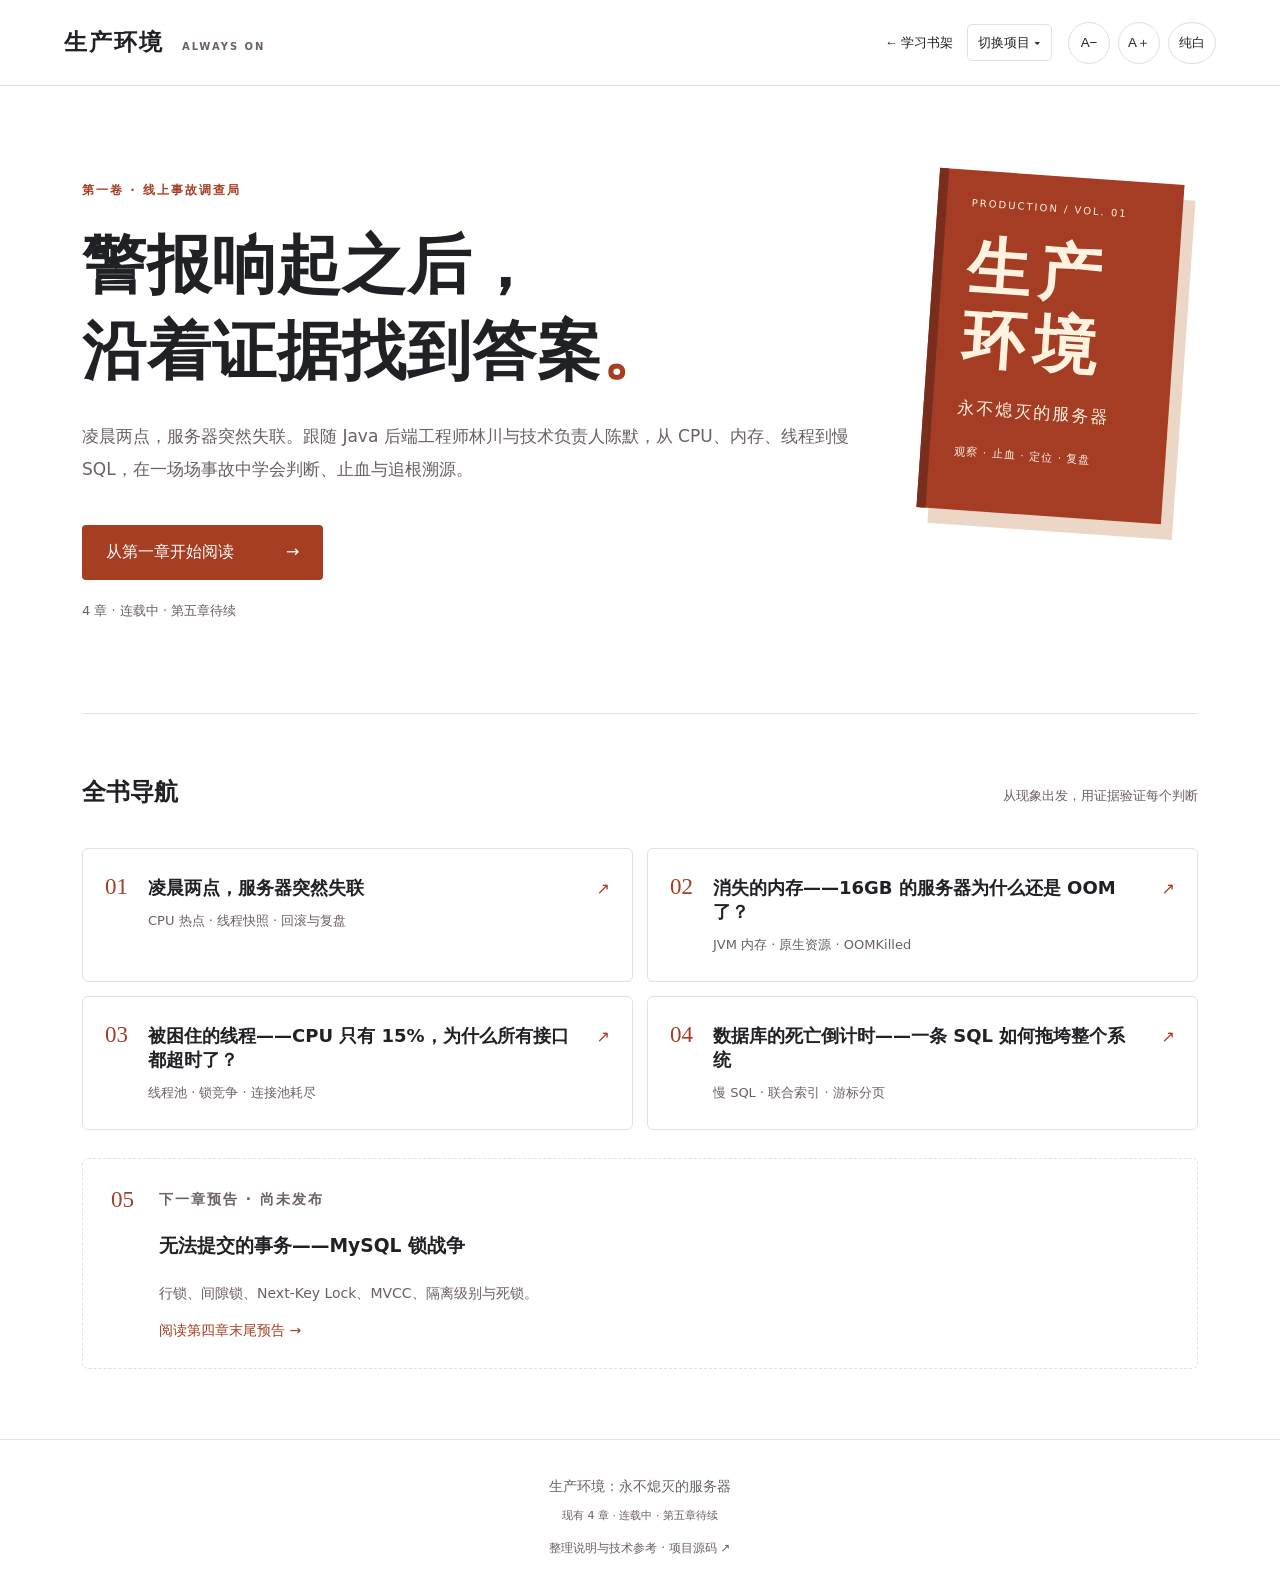
<file: docs/index.html>
<!doctype html>
<html lang="zh-CN"><head><meta charset="utf-8"><meta name="viewport" content="width=device-width, initial-scale=1"><meta name="color-scheme" content="light dark"><meta name="description" content="生产环境：永不熄灭的服务器。跟随林川与陈默，在故事中学习 Java 线上事故排查。现有 4 章，连载中，第五章待续。"><title>全书导航 · 生产环境</title><script>try{document.documentElement.dataset.theme=localStorage.getItem('reader-theme')||'white';document.documentElement.style.setProperty('--reading-size',Math.max(16,Math.min(26,Number(localStorage.getItem('reader-size'))||18))+'px')}catch(e){}</script><link rel="stylesheet" href="style.css"><link rel="stylesheet" href="shelf-nav.css"><link rel="stylesheet" href="reader.css"><script src="app.js" defer></script></head>
<body class=""><a class="skip" href="#main">跳到正文</a><header><a class="brand" href="index.html">生产环境<span>ALWAYS ON</span></a><nav class="shelf-nav" aria-label="学习项目导航"><a class="shelf-home" href="/">← 学习书架</a><details class="shelf-switch"><summary>切换项目 ▾</summary><div class="shelf-menu"><a href="/pytorch-apprentice/">PyTorch：炼金术士的学徒</a><a href="/ai-era-reader/">AI 纪元</a><a href="/data-empire-reader/">数据帝国</a><a href="/rag-empire-reader/">RAG 帝国</a><a href="/system-design-reader/">系统设计</a><a href="/online-troubleshooting-reader/" aria-current="page">生产环境</a><a href="/coding-agent-reader/">Agent 帝国</a><a href="/interview-proof-reader/">面试官的审判</a><a href="/langchain-empire-reader/">LangChain 帝国</a></div></details></nav><div class="controls"><button id="smaller" aria-label="缩小字号" type="button">A−</button><button id="larger" aria-label="增大字号" type="button">A＋</button><button id="theme" aria-label="切换阅读背景" type="button">纯白</button></div></header>
<main class="home" id="main"><section class="hero"><p class="eyebrow">第一卷 · 线上事故调查局</p><h1>警报响起之后，<br>沿着证据找到答案<span>。</span></h1><p class="intro">凌晨两点，服务器突然失联。跟随 Java 后端工程师林川与技术负责人陈默，从 CPU、内存、线程到慢 SQL，在一场场事故中学会判断、止血与追根溯源。</p><a class="start" href="chapter-01.html">从第一章开始阅读 <span>→</span></a><p class="serial">4 章 · 连载中 · 第五章待续</p><div class="book-mark" aria-hidden="true"><small>PRODUCTION / VOL. 01</small><b>生产<br>环境</b><span>永不熄灭的服务器</span><em>观察 · 止血 · 定位 · 复盘</em></div></section><section class="catalog"><div class="section-title"><h2>全书导航</h2><span>从现象出发，用证据验证每个判断</span></div><div class="cards"><a class="card" href="chapter-01.html"><span class="number">01</span><div><h3>凌晨两点，服务器突然失联</h3><p>CPU 热点 · 线程快照 · 回滚与复盘</p></div><span class="arrow" aria-hidden="true">↗</span></a><a class="card" href="chapter-02.html"><span class="number">02</span><div><h3>消失的内存——16GB 的服务器为什么还是 OOM 了？</h3><p>JVM 内存 · 原生资源 · OOMKilled</p></div><span class="arrow" aria-hidden="true">↗</span></a><a class="card" href="chapter-03.html"><span class="number">03</span><div><h3>被困住的线程——CPU 只有 15%，为什么所有接口都超时了？</h3><p>线程池 · 锁竞争 · 连接池耗尽</p></div><span class="arrow" aria-hidden="true">↗</span></a><a class="card" href="chapter-04.html"><span class="number">04</span><div><h3>数据库的死亡倒计时——一条 SQL 如何拖垮整个系统</h3><p>慢 SQL · 联合索引 · 游标分页</p></div><span class="arrow" aria-hidden="true">↗</span></a></div><section class="coming" id="coming"><span class="number">05</span><div><p class="eyebrow">下一章预告 · 尚未发布</p><h3>无法提交的事务——MySQL 锁战争</h3><p>行锁、间隙锁、Next-Key Lock、MVCC、隔离级别与死锁。</p><a href="chapter-04.html#mysql">阅读第四章末尾预告 →</a></div></section></section></main><footer>生产环境：永不熄灭的服务器<br><small>现有 4 章 · 连载中 · 第五章待续</small><p><a href="editorial.html">整理说明与技术参考</a> · <a href="https://github.com/wupzl/online-troubleshooting-reader">项目源码 ↗</a></p></footer></body></html>
</file>
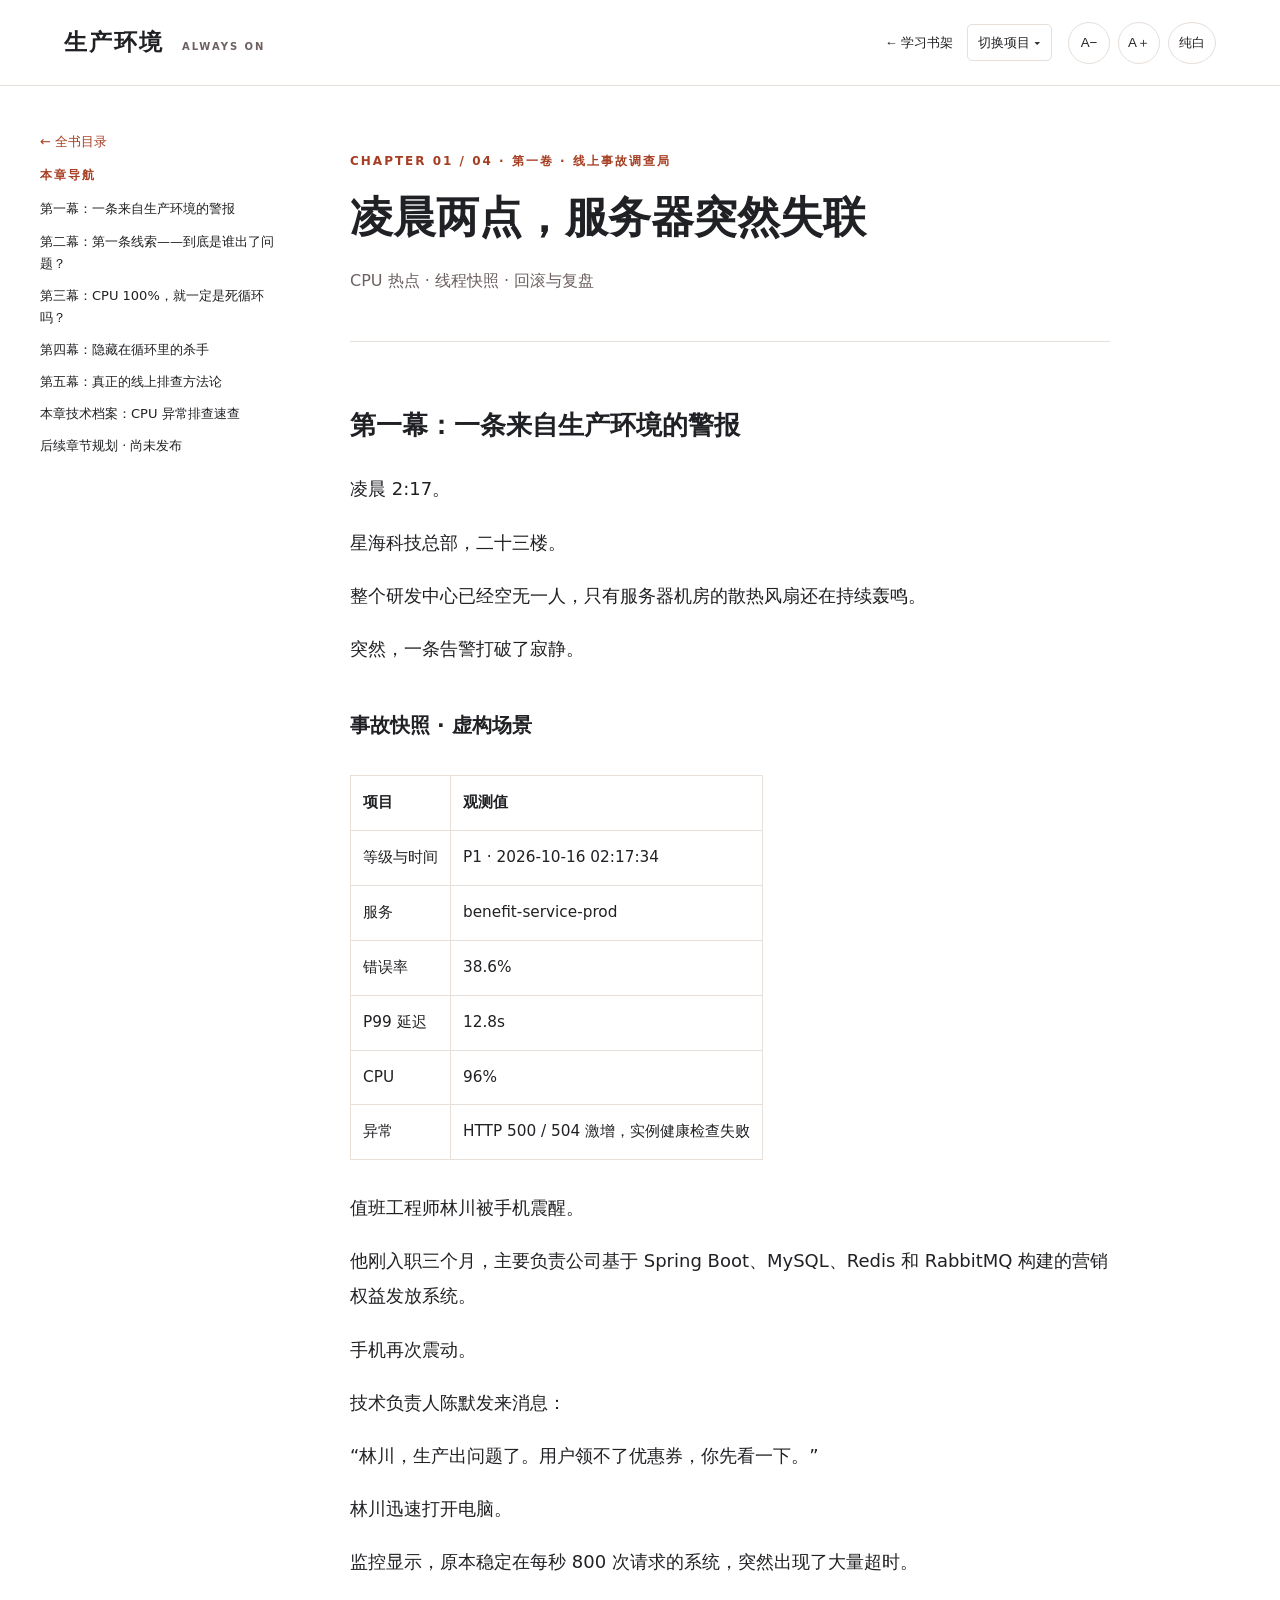
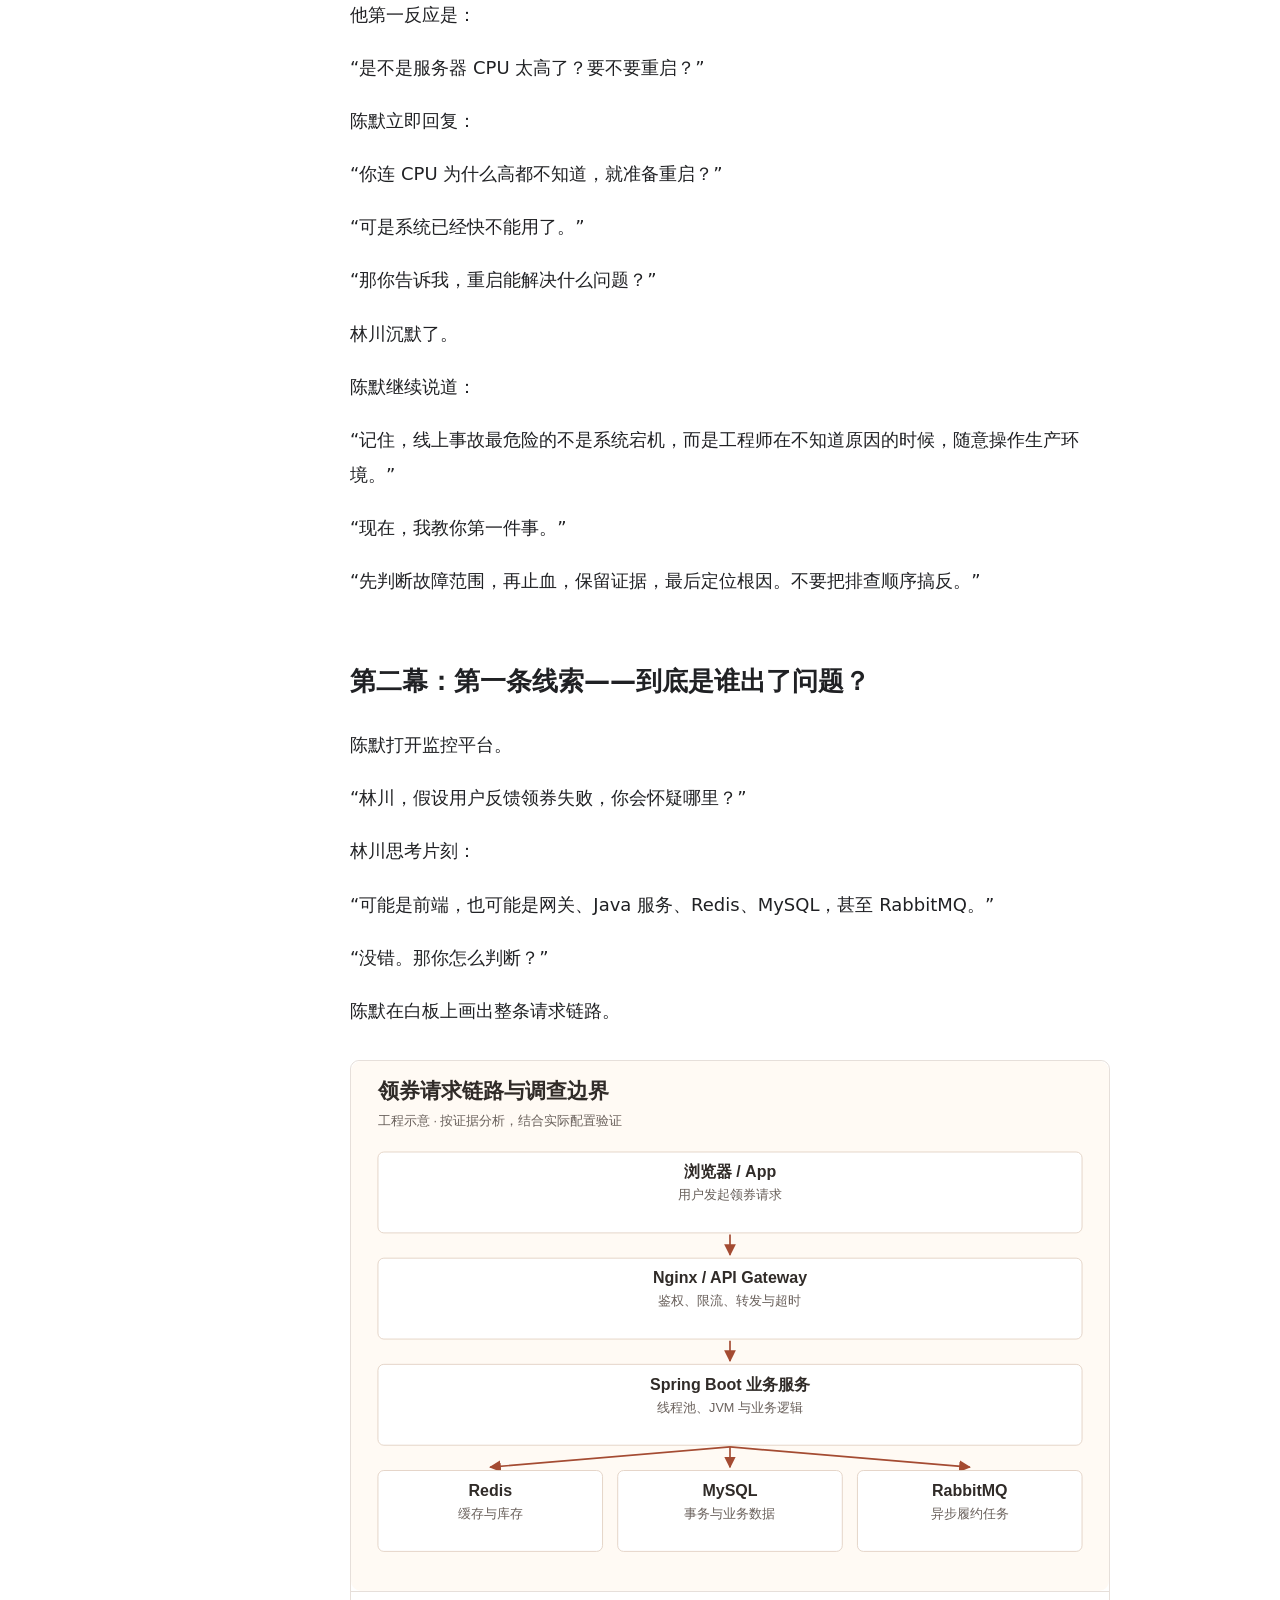
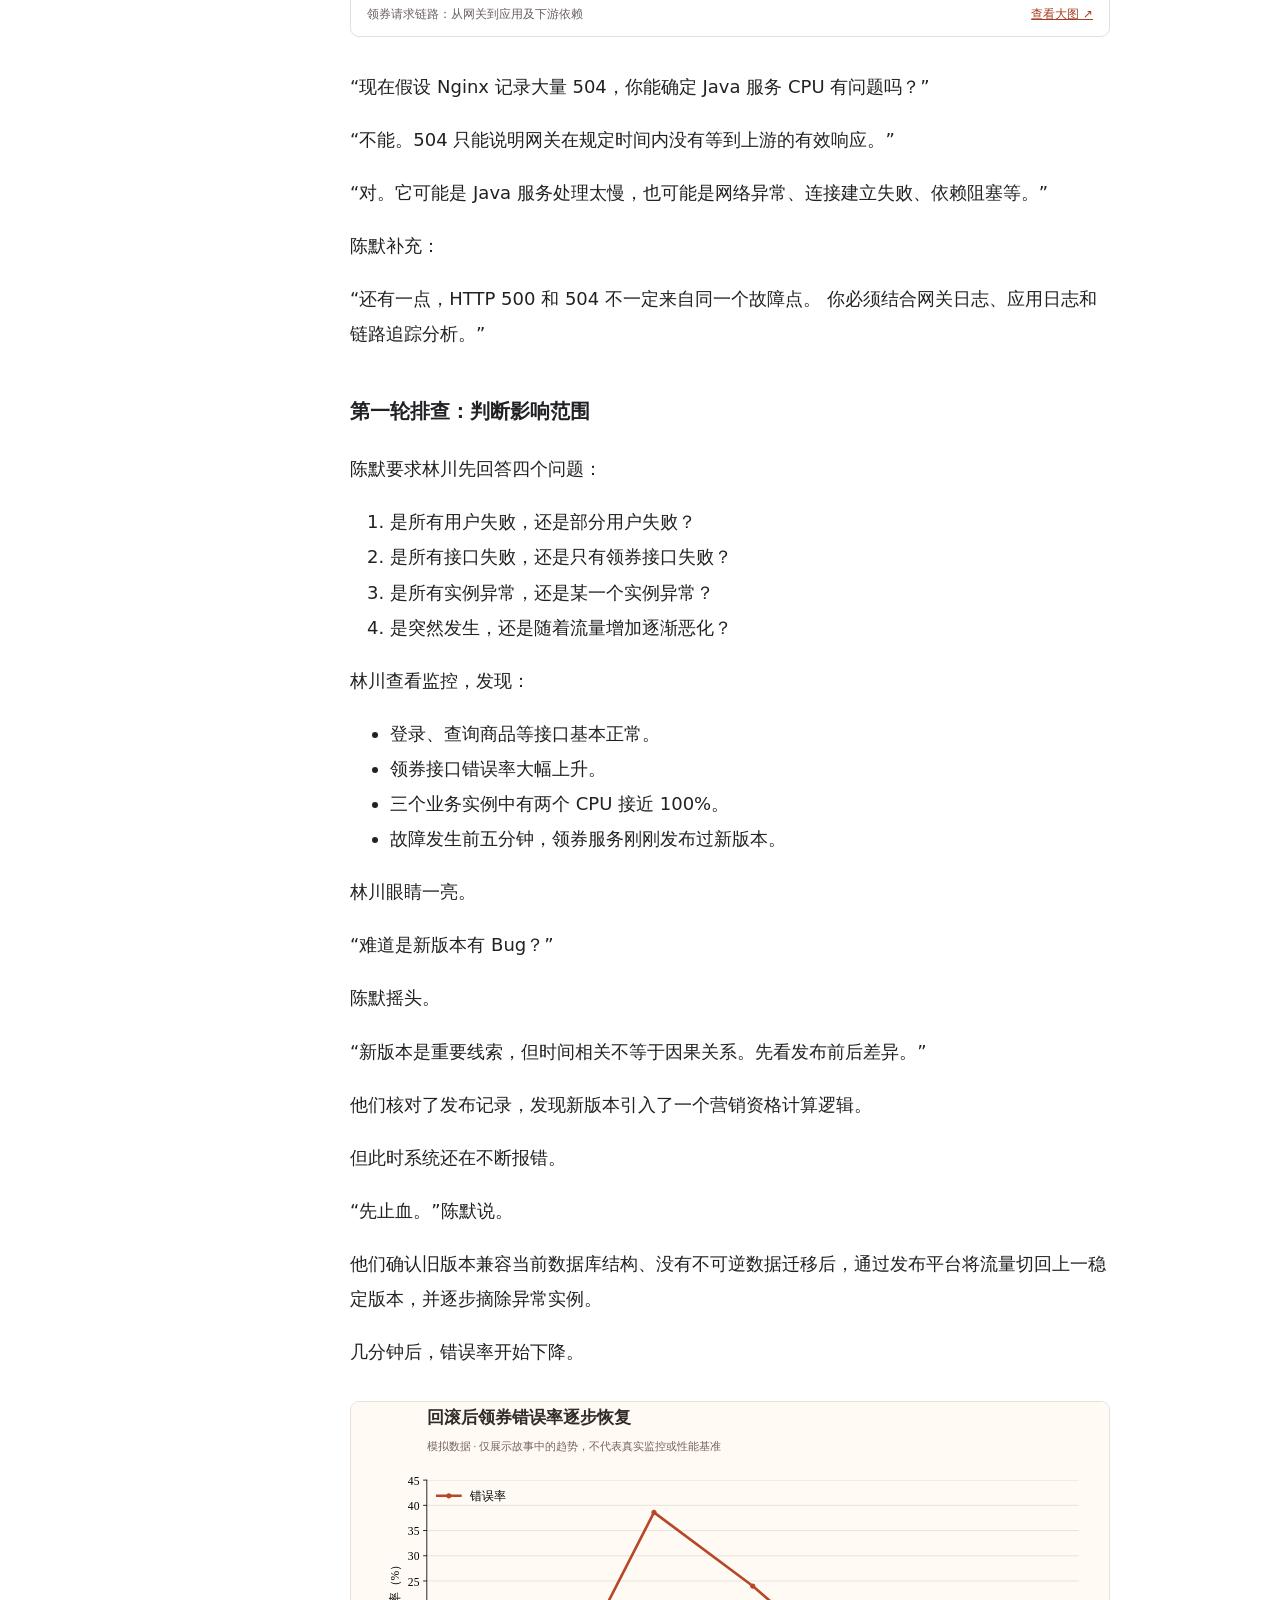
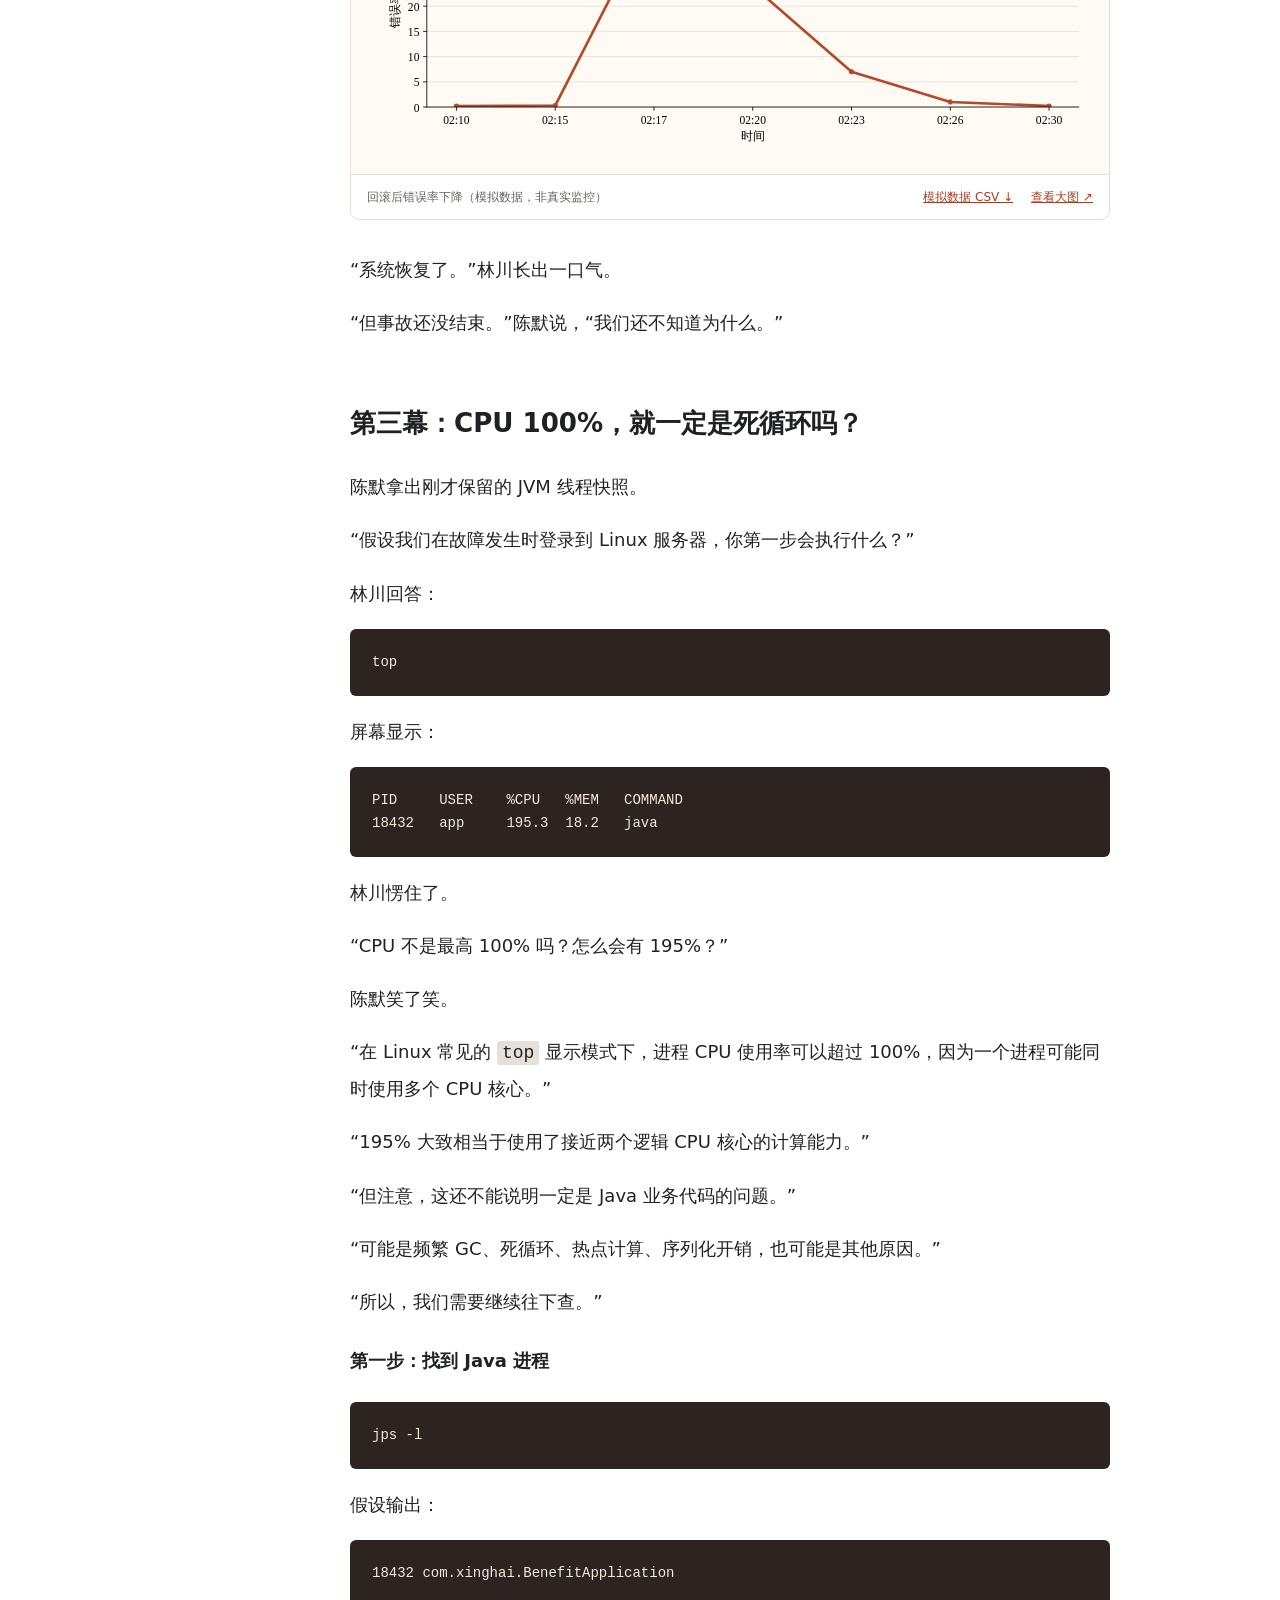
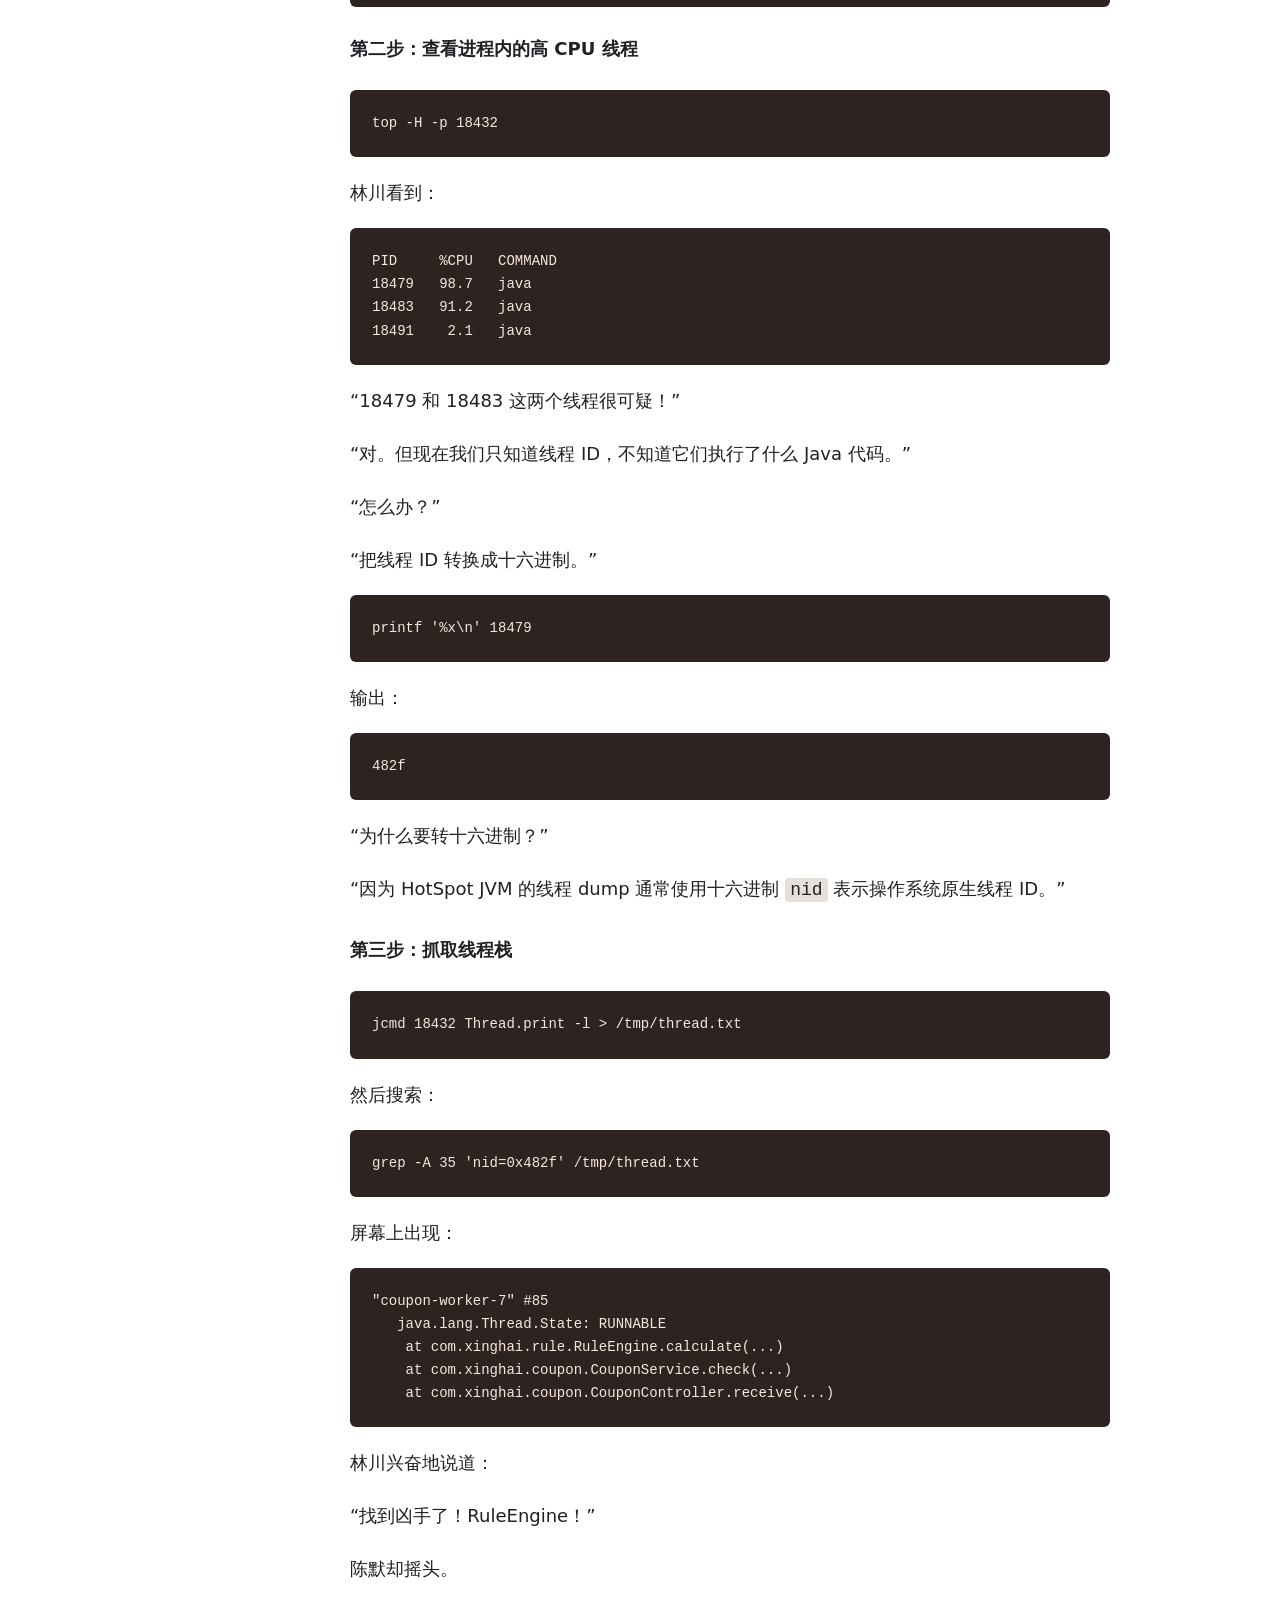
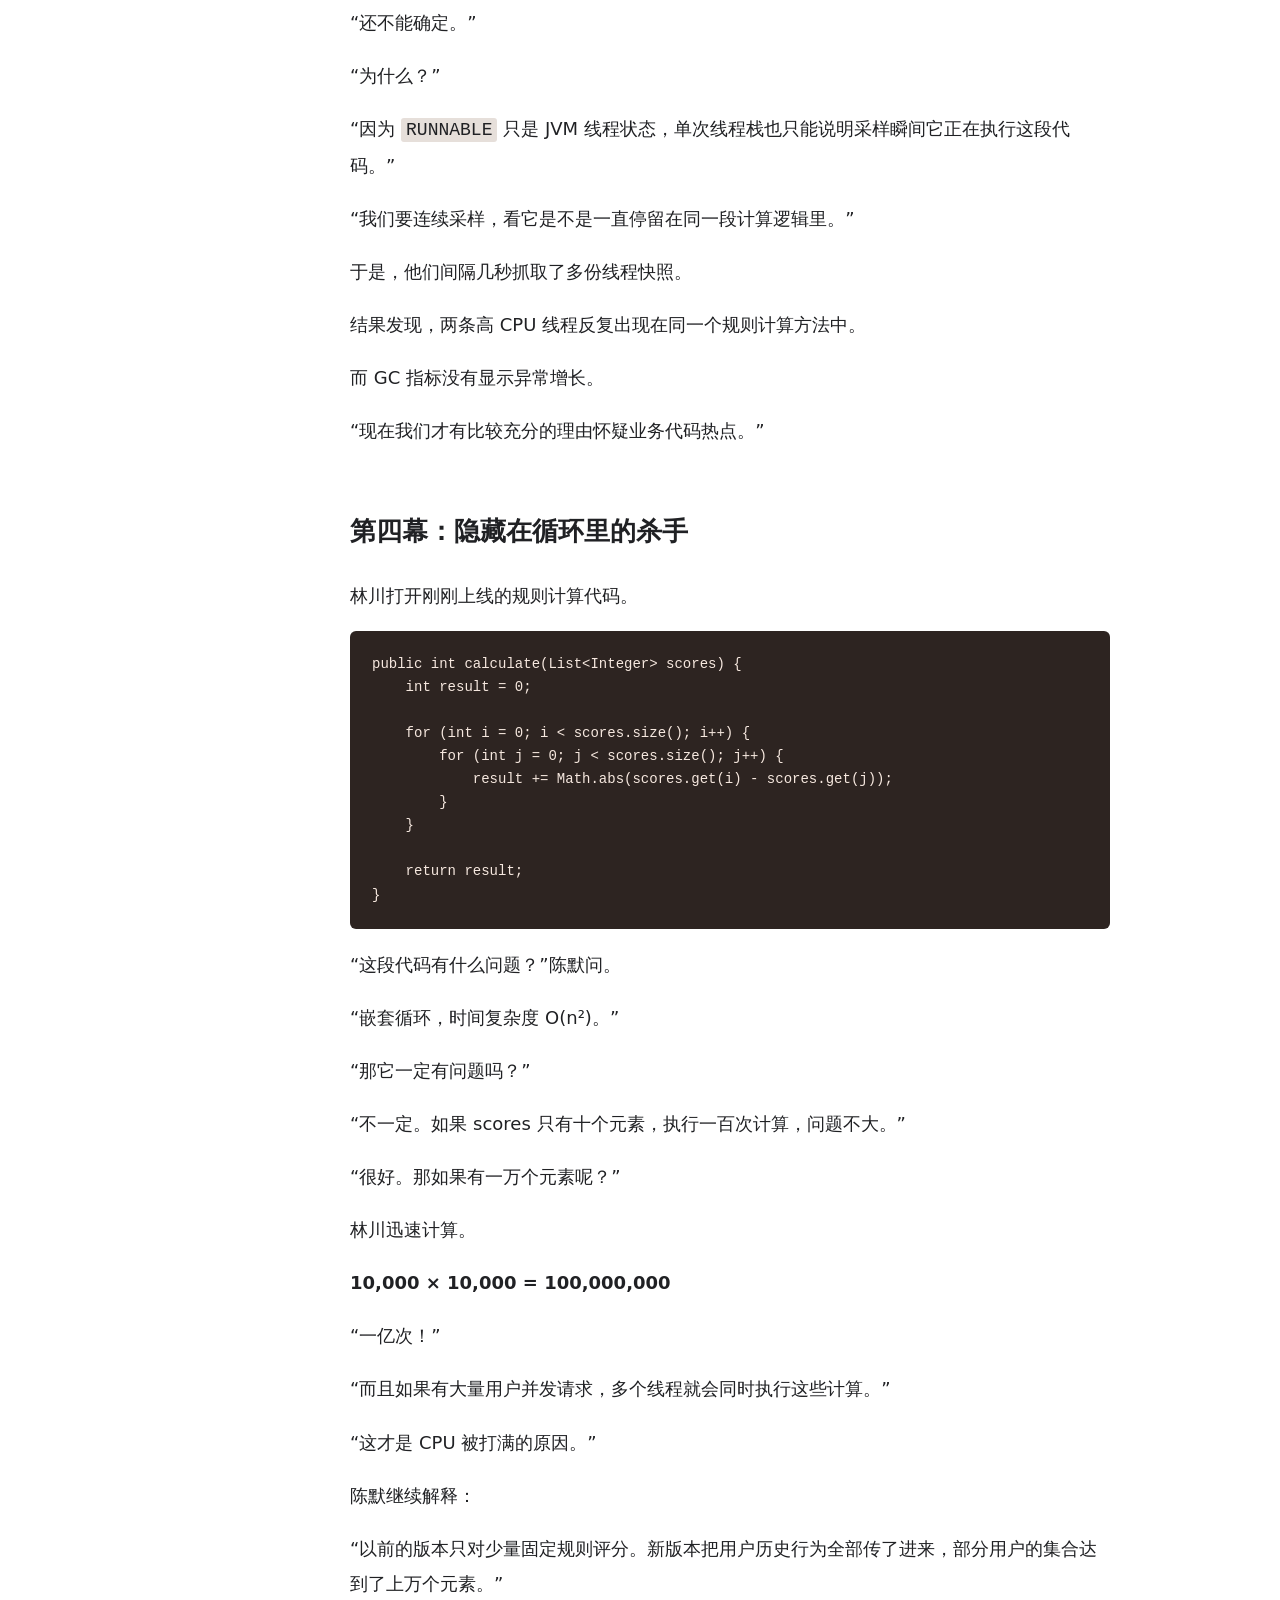
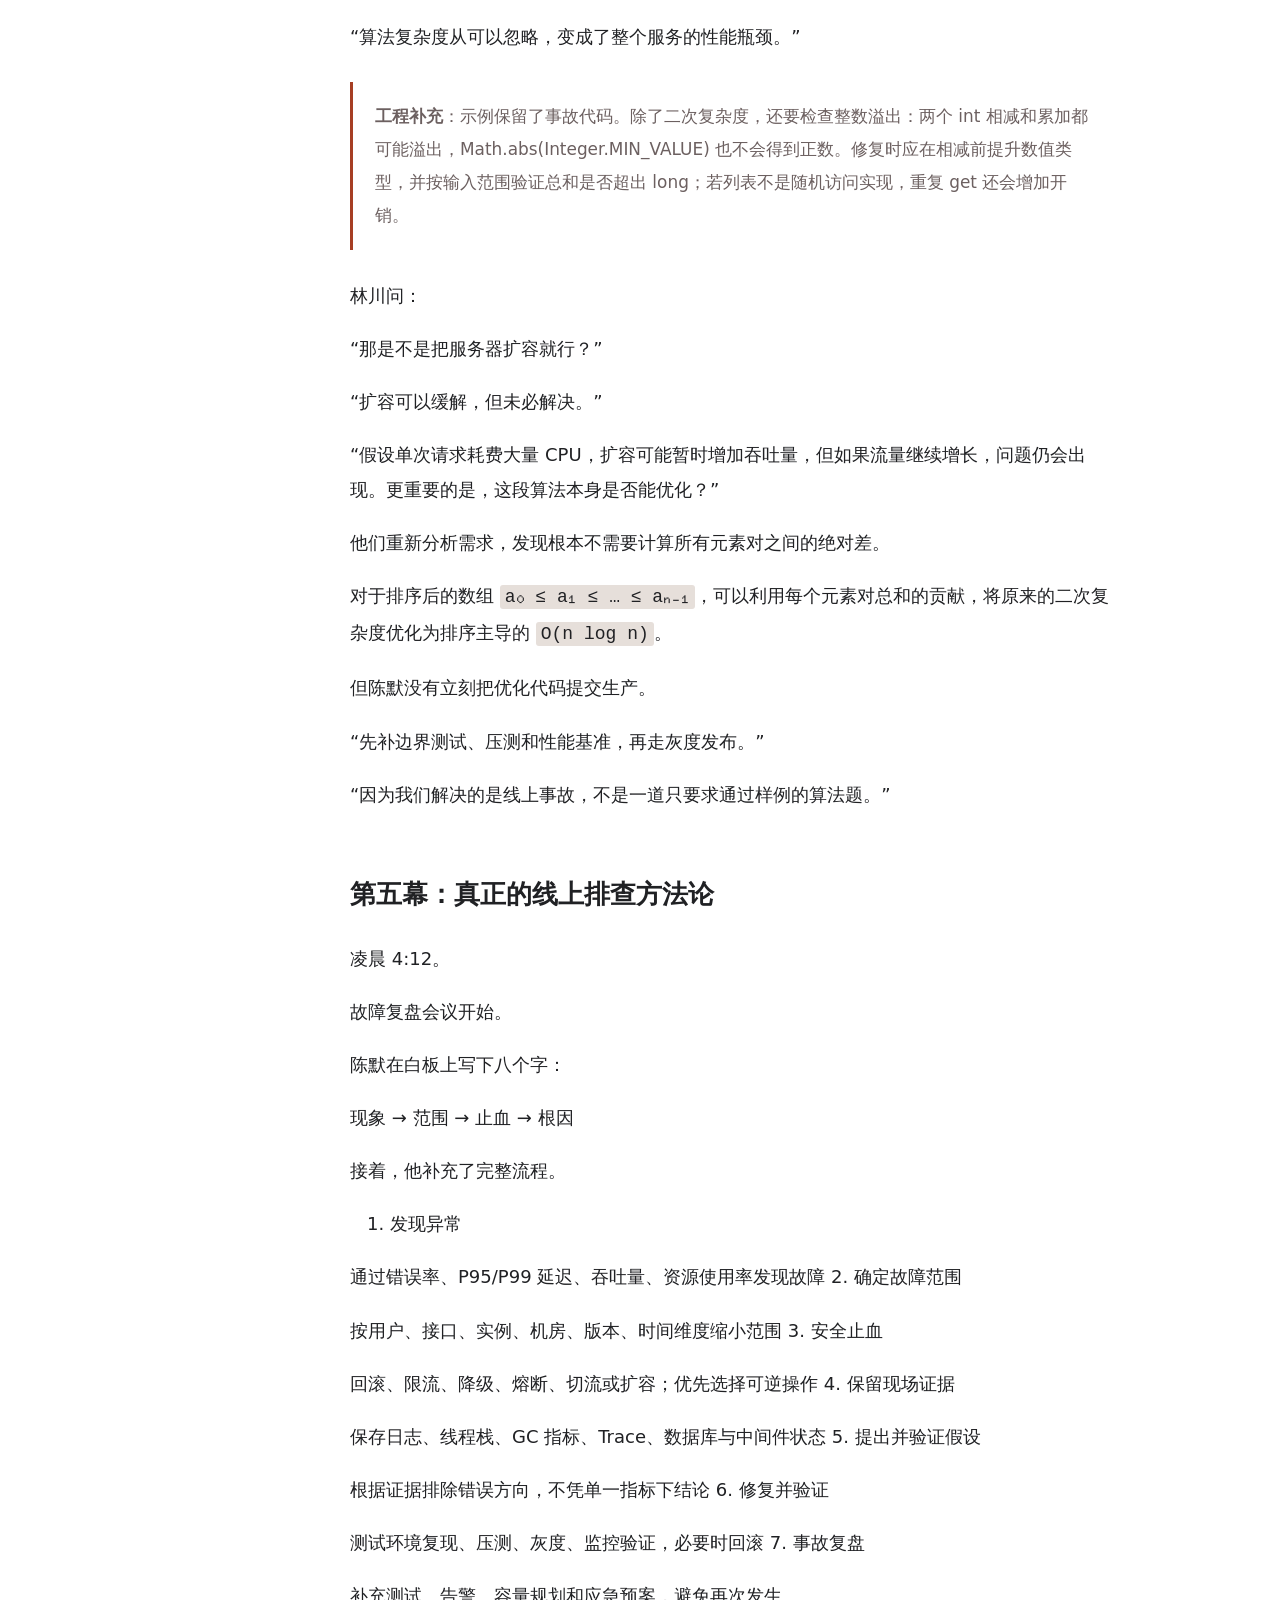
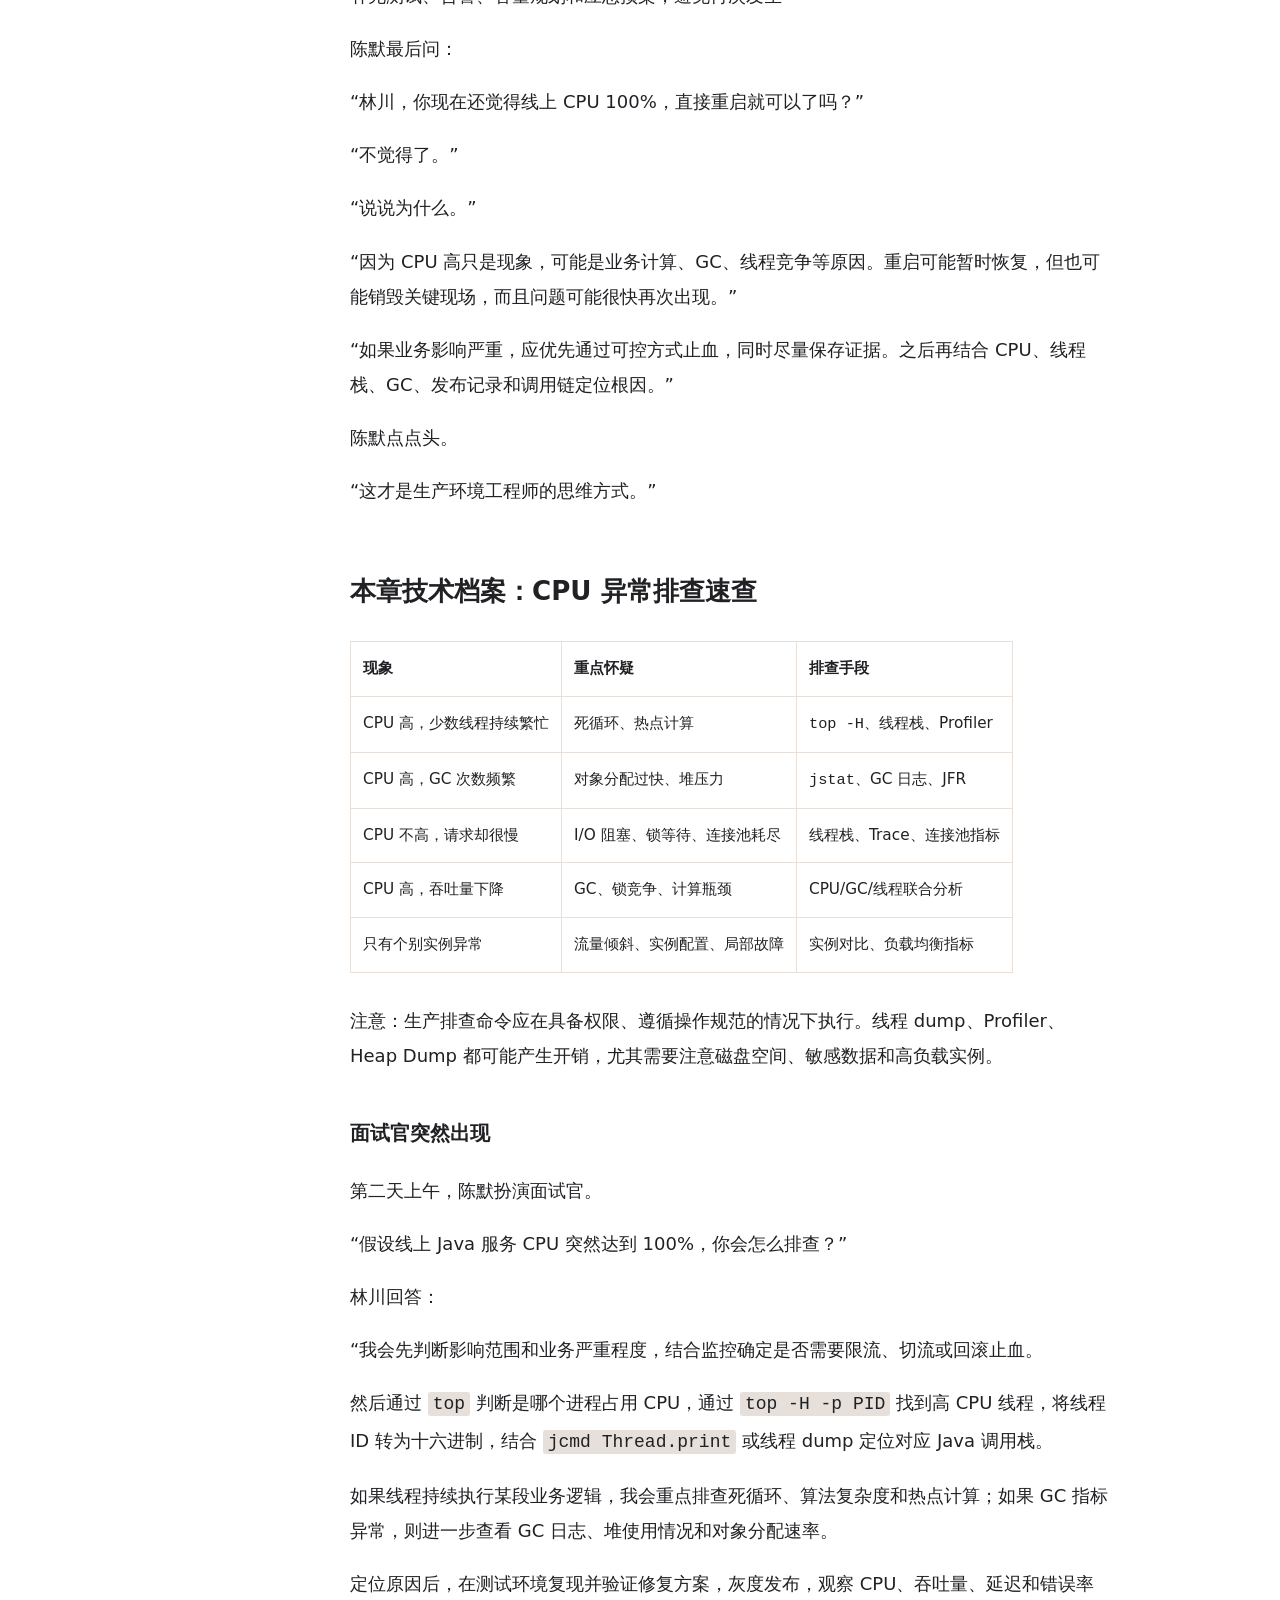
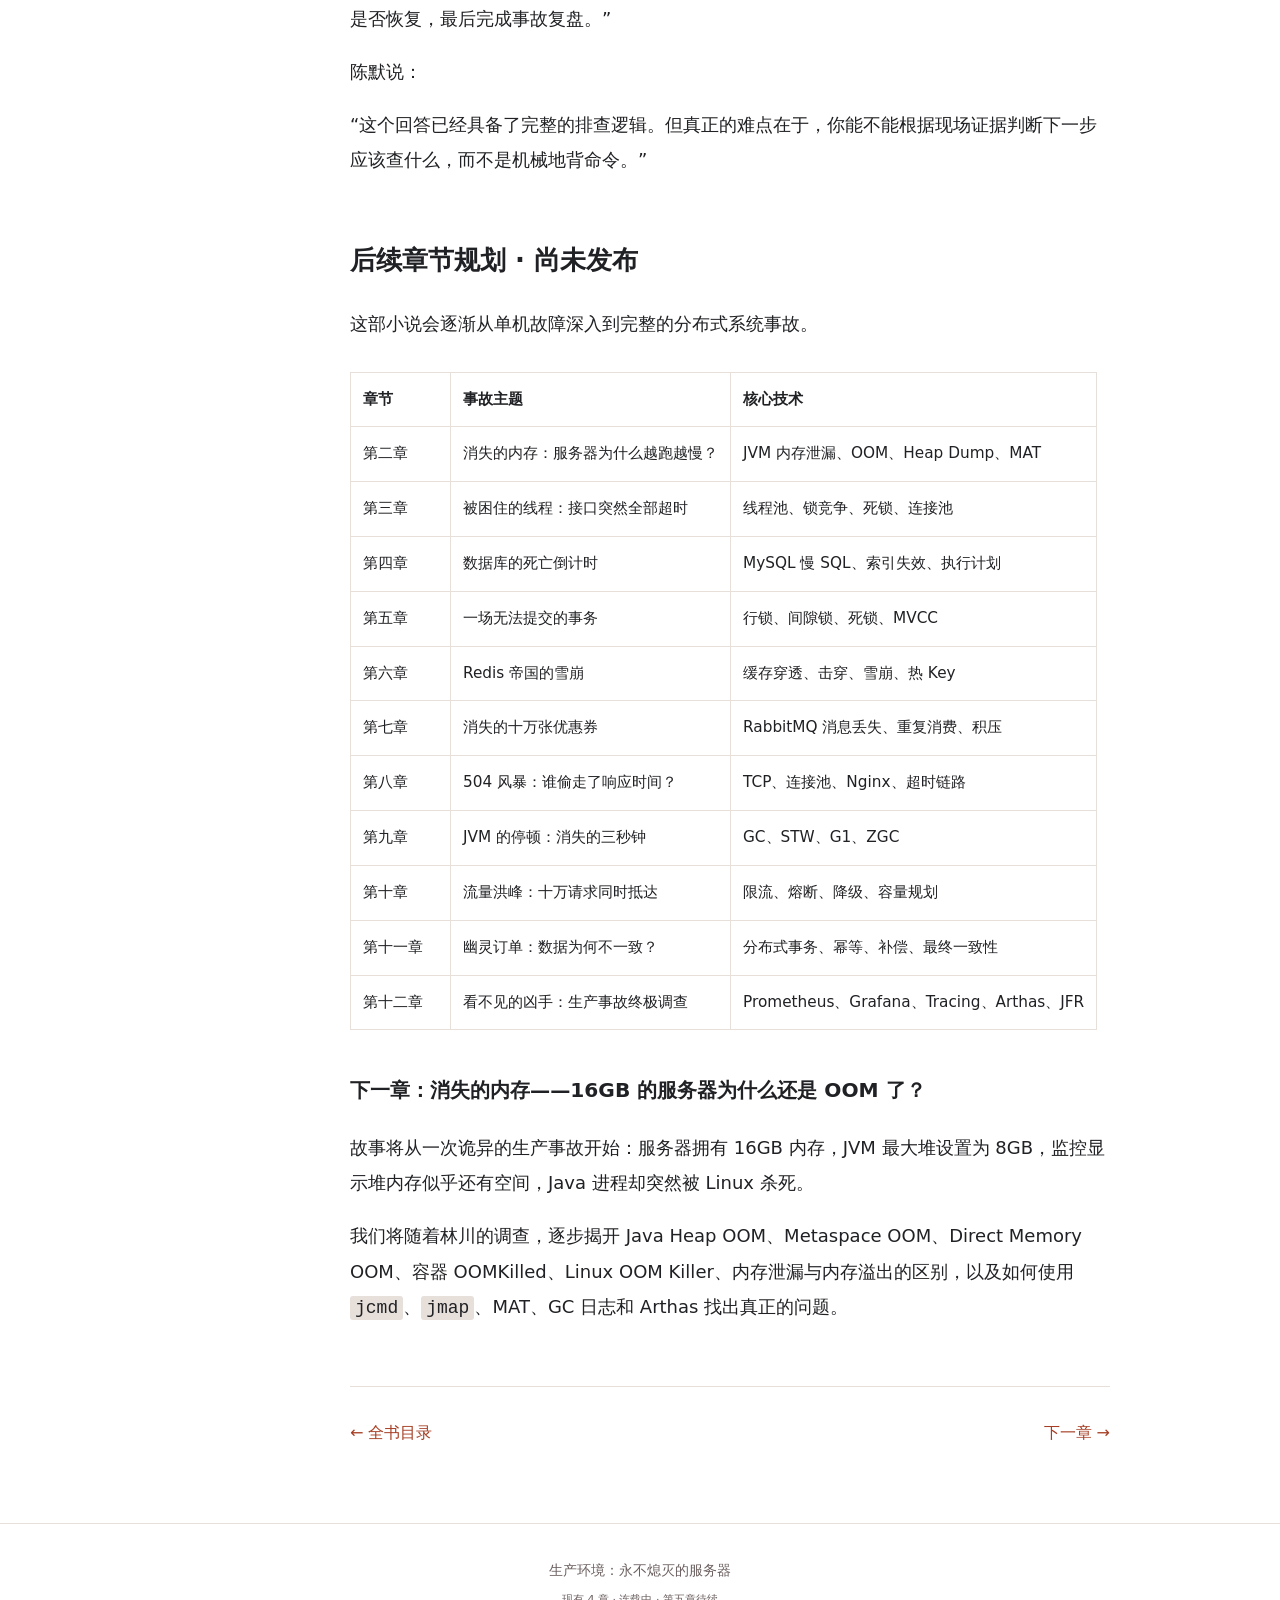
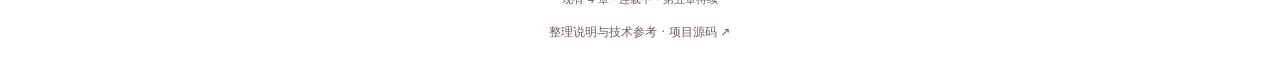
<file: docs/chapter-01.html>
<!doctype html>
<html lang="zh-CN"><head><meta charset="utf-8"><meta name="viewport" content="width=device-width, initial-scale=1"><meta name="color-scheme" content="light dark"><meta name="description" content="生产环境：永不熄灭的服务器。跟随林川与陈默，在故事中学习 Java 线上事故排查。现有 4 章，连载中，第五章待续。"><title>凌晨两点，服务器突然失联 · 生产环境</title><script>try{document.documentElement.dataset.theme=localStorage.getItem('reader-theme')||'white';document.documentElement.style.setProperty('--reading-size',Math.max(16,Math.min(26,Number(localStorage.getItem('reader-size'))||18))+'px')}catch(e){}</script><link rel="stylesheet" href="style.css"><link rel="stylesheet" href="shelf-nav.css"><link rel="stylesheet" href="reader.css"><script src="app.js" defer></script></head>
<body class="reading"><a class="skip" href="#main">跳到正文</a><header><a class="brand" href="index.html">生产环境<span>ALWAYS ON</span></a><nav class="shelf-nav" aria-label="学习项目导航"><a class="shelf-home" href="/">← 学习书架</a><details class="shelf-switch"><summary>切换项目 ▾</summary><div class="shelf-menu"><a href="/pytorch-apprentice/">PyTorch：炼金术士的学徒</a><a href="/ai-era-reader/">AI 纪元</a><a href="/data-empire-reader/">数据帝国</a><a href="/rag-empire-reader/">RAG 帝国</a><a href="/system-design-reader/">系统设计</a><a href="/online-troubleshooting-reader/" aria-current="page">生产环境</a><a href="/coding-agent-reader/">Agent 帝国</a><a href="/interview-proof-reader/">面试官的审判</a><a href="/langchain-empire-reader/">LangChain 帝国</a></div></details></nav><div class="controls"><button id="smaller" aria-label="缩小字号" type="button">A−</button><button id="larger" aria-label="增大字号" type="button">A＋</button><button id="theme" aria-label="切换阅读背景" type="button">纯白</button></div></header>
<div class="reader-layout"><aside><a href="index.html">← 全书目录</a><p class="eyebrow">本章导航</p><div class="toc">
<ul>
<li><a href="#_1">第一幕：一条来自生产环境的警报</a></li>
<li><a href="#_3">第二幕：第一条线索——到底是谁出了问题？</a></li>
<li><a href="#cpu-100">第三幕：CPU 100%，就一定是死循环吗？</a></li>
<li><a href="#_6">第四幕：隐藏在循环里的杀手</a></li>
<li><a href="#_7">第五幕：真正的线上排查方法论</a></li>
<li><a href="#cpu_1">本章技术档案：CPU 异常排查速查</a></li>
<li><a href="#_9">后续章节规划 · 尚未发布</a></li>
</ul>
</div>
</aside><main id="main"><div class="chapter-heading"><p class="eyebrow">CHAPTER 01 / 04 · 第一卷 · 线上事故调查局</p><h1>凌晨两点，服务器突然失联</h1><p>CPU 热点 · 线程快照 · 回滚与复盘</p></div><details class="mobile-toc"><summary>展开本章目录</summary><div class="toc">
<ul>
<li><a href="#_1">第一幕：一条来自生产环境的警报</a></li>
<li><a href="#_3">第二幕：第一条线索——到底是谁出了问题？</a></li>
<li><a href="#cpu-100">第三幕：CPU 100%，就一定是死循环吗？</a></li>
<li><a href="#_6">第四幕：隐藏在循环里的杀手</a></li>
<li><a href="#_7">第五幕：真正的线上排查方法论</a></li>
<li><a href="#cpu_1">本章技术档案：CPU 异常排查速查</a></li>
<li><a href="#_9">后续章节规划 · 尚未发布</a></li>
</ul>
</div>
</details><article><h2 id="_1">第一幕：一条来自生产环境的警报</h2>
<p>凌晨 2:17。</p>
<p>星海科技总部，二十三楼。</p>
<p>整个研发中心已经空无一人，只有服务器机房的散热风扇还在持续轰鸣。</p>
<p>突然，一条告警打破了寂静。</p>
<h3 id="_2">事故快照 · 虚构场景</h3>
<table>
<thead>
<tr>
<th>项目</th>
<th>观测值</th>
</tr>
</thead>
<tbody>
<tr>
<td>等级与时间</td>
<td>P1 · 2026-10-16 02:17:34</td>
</tr>
<tr>
<td>服务</td>
<td>benefit-service-prod</td>
</tr>
<tr>
<td>错误率</td>
<td>38.6%</td>
</tr>
<tr>
<td>P99 延迟</td>
<td>12.8s</td>
</tr>
<tr>
<td>CPU</td>
<td>96%</td>
</tr>
<tr>
<td>异常</td>
<td>HTTP 500 / 504 激增，实例健康检查失败</td>
</tr>
</tbody>
</table>
<p>值班工程师林川被手机震醒。</p>
<p>他刚入职三个月，主要负责公司基于 Spring Boot、MySQL、Redis 和 RabbitMQ 构建的营销权益发放系统。</p>
<p>手机再次震动。</p>
<p>技术负责人陈默发来消息：</p>
<p>“林川，生产出问题了。用户领不了优惠券，你先看一下。”</p>
<p>林川迅速打开电脑。</p>
<p>监控显示，原本稳定在每秒 800 次请求的系统，突然出现了大量超时。</p>
<p>他第一反应是：</p>
<p>“是不是服务器 CPU 太高了？要不要重启？”</p>
<p>陈默立即回复：</p>
<p>“你连 CPU 为什么高都不知道，就准备重启？”</p>
<p>“可是系统已经快不能用了。”</p>
<p>“那你告诉我，重启能解决什么问题？”</p>
<p>林川沉默了。</p>
<p>陈默继续说道：</p>
<p>“记住，线上事故最危险的不是系统宕机，而是工程师在不知道原因的时候，随意操作生产环境。”</p>
<p>“现在，我教你第一件事。”</p>
<p>“先判断故障范围，再止血，保留证据，最后定位根因。不要把排查顺序搞反。”</p>
<h2 id="_3">第二幕：第一条线索——到底是谁出了问题？</h2>
<p>陈默打开监控平台。</p>
<p>“林川，假设用户反馈领券失败，你会怀疑哪里？”</p>
<p>林川思考片刻：</p>
<p>“可能是前端，也可能是网关、Java 服务、Redis、MySQL，甚至 RabbitMQ。”</p>
<p>“没错。那你怎么判断？”</p>
<p>陈默在白板上画出整条请求链路。</p>
<figure class="architecture"><div class="diagram-frame" tabindex="0" role="region" aria-label="领券请求链路：从网关到应用及下游依赖，可横向滚动"><img alt="领券请求链路：从网关到应用及下游依赖" src="diagrams/request-chain.svg" /></div><figcaption><span>领券请求链路：从网关到应用及下游依赖</span><span class="figure-links"><a href="diagrams/request-chain.svg" target="_blank" rel="noopener">查看大图 ↗</a></span></figcaption></figure>
<p>“现在假设 Nginx 记录大量 504，你能确定 Java 服务 CPU 有问题吗？”</p>
<p>“不能。504 只能说明网关在规定时间内没有等到上游的有效响应。”</p>
<p>“对。它可能是 Java 服务处理太慢，也可能是网络异常、连接建立失败、依赖阻塞等。”</p>
<p>陈默补充：</p>
<p>“还有一点，HTTP 500 和 504 不一定来自同一个故障点。 你必须结合网关日志、应用日志和链路追踪分析。”</p>
<h3 id="_4">第一轮排查：判断影响范围</h3>
<p>陈默要求林川先回答四个问题：</p>
<ol>
<li>是所有用户失败，还是部分用户失败？</li>
<li>是所有接口失败，还是只有领券接口失败？</li>
<li>是所有实例异常，还是某一个实例异常？</li>
<li>是突然发生，还是随着流量增加逐渐恶化？</li>
</ol>
<p>林川查看监控，发现：</p>
<ul>
<li>登录、查询商品等接口基本正常。</li>
<li>领券接口错误率大幅上升。</li>
<li>三个业务实例中有两个 CPU 接近 100%。</li>
<li>故障发生前五分钟，领券服务刚刚发布过新版本。</li>
</ul>
<p>林川眼睛一亮。</p>
<p>“难道是新版本有 Bug？”</p>
<p>陈默摇头。</p>
<p>“新版本是重要线索，但时间相关不等于因果关系。先看发布前后差异。”</p>
<p>他们核对了发布记录，发现新版本引入了一个营销资格计算逻辑。</p>
<p>但此时系统还在不断报错。</p>
<p>“先止血。”陈默说。</p>
<p>他们确认旧版本兼容当前数据库结构、没有不可逆数据迁移后，通过发布平台将流量切回上一稳定版本，并逐步摘除异常实例。</p>
<p>几分钟后，错误率开始下降。</p>
<figure class="architecture"><div class="diagram-frame" tabindex="0" role="region" aria-label="回滚后错误率下降（模拟数据，非真实监控），可横向滚动"><img alt="回滚后错误率下降（模拟数据，非真实监控）" src="diagrams/rollback-errors.svg" /></div><figcaption><span>回滚后错误率下降（模拟数据，非真实监控）</span><span class="figure-links"><a href="data/rollback-errors.csv" download>模拟数据 CSV ↓</a><a href="diagrams/rollback-errors.svg" target="_blank" rel="noopener">查看大图 ↗</a></span></figcaption></figure>
<p>“系统恢复了。”林川长出一口气。</p>
<p>“但事故还没结束。”陈默说，“我们还不知道为什么。”</p>
<h2 id="cpu-100">第三幕：CPU 100%，就一定是死循环吗？</h2>
<p>陈默拿出刚才保留的 JVM 线程快照。</p>
<p>“假设我们在故障发生时登录到 Linux 服务器，你第一步会执行什么？”</p>
<p>林川回答：</p>
<pre><code>top
</code></pre>
<p>屏幕显示：</p>
<pre><code>PID     USER    %CPU   %MEM   COMMAND
18432   app     195.3  18.2   java
</code></pre>
<p>林川愣住了。</p>
<p>“CPU 不是最高 100% 吗？怎么会有 195%？”</p>
<p>陈默笑了笑。</p>
<p>“在 Linux 常见的 <code>top</code> 显示模式下，进程 CPU 使用率可以超过 100%，因为一个进程可能同时使用多个 CPU 核心。”</p>
<p>“195% 大致相当于使用了接近两个逻辑 CPU 核心的计算能力。”</p>
<p>“但注意，这还不能说明一定是 Java 业务代码的问题。”</p>
<p>“可能是频繁 GC、死循环、热点计算、序列化开销，也可能是其他原因。”</p>
<p>“所以，我们需要继续往下查。”</p>
<h4 id="java">第一步：找到 Java 进程</h4>
<pre><code>jps -l
</code></pre>
<p>假设输出：</p>
<pre><code>18432 com.xinghai.BenefitApplication
</code></pre>
<h4 id="cpu">第二步：查看进程内的高 CPU 线程</h4>
<pre><code>top -H -p 18432
</code></pre>
<p>林川看到：</p>
<pre><code>PID     %CPU   COMMAND
18479   98.7   java
18483   91.2   java
18491    2.1   java
</code></pre>
<p>“18479 和 18483 这两个线程很可疑！”</p>
<p>“对。但现在我们只知道线程 ID，不知道它们执行了什么 Java 代码。”</p>
<p>“怎么办？”</p>
<p>“把线程 ID 转换成十六进制。”</p>
<pre><code>printf '%x\n' 18479
</code></pre>
<p>输出：</p>
<pre><code>482f
</code></pre>
<p>“为什么要转十六进制？”</p>
<p>“因为 HotSpot JVM 的线程 dump 通常使用十六进制 <code>nid</code> 表示操作系统原生线程 ID。”</p>
<h4 id="_5">第三步：抓取线程栈</h4>
<pre><code>jcmd 18432 Thread.print -l &gt; /tmp/thread.txt
</code></pre>
<p>然后搜索：</p>
<pre><code>grep -A 35 'nid=0x482f' /tmp/thread.txt
</code></pre>
<p>屏幕上出现：</p>
<pre><code>&quot;coupon-worker-7&quot; #85
   java.lang.Thread.State: RUNNABLE
    at com.xinghai.rule.RuleEngine.calculate(...)
    at com.xinghai.coupon.CouponService.check(...)
    at com.xinghai.coupon.CouponController.receive(...)
</code></pre>
<p>林川兴奋地说道：</p>
<p>“找到凶手了！RuleEngine！”</p>
<p>陈默却摇头。</p>
<p>“还不能确定。”</p>
<p>“为什么？”</p>
<p>“因为 <code>RUNNABLE</code> 只是 JVM 线程状态，单次线程栈也只能说明采样瞬间它正在执行这段代码。”</p>
<p>“我们要连续采样，看它是不是一直停留在同一段计算逻辑里。”</p>
<p>于是，他们间隔几秒抓取了多份线程快照。</p>
<p>结果发现，两条高 CPU 线程反复出现在同一个规则计算方法中。</p>
<p>而 GC 指标没有显示异常增长。</p>
<p>“现在我们才有比较充分的理由怀疑业务代码热点。”</p>
<h2 id="_6">第四幕：隐藏在循环里的杀手</h2>
<p>林川打开刚刚上线的规则计算代码。</p>
<pre><code>public int calculate(List&lt;Integer&gt; scores) {
    int result = 0;

    for (int i = 0; i &lt; scores.size(); i++) {
        for (int j = 0; j &lt; scores.size(); j++) {
            result += Math.abs(scores.get(i) - scores.get(j));
        }
    }

    return result;
}
</code></pre>
<p>“这段代码有什么问题？”陈默问。</p>
<p>“嵌套循环，时间复杂度 O(n²)。”</p>
<p>“那它一定有问题吗？”</p>
<p>“不一定。如果 scores 只有十个元素，执行一百次计算，问题不大。”</p>
<p>“很好。那如果有一万个元素呢？”</p>
<p>林川迅速计算。</p>
<p><strong>10,000 × 10,000 = 100,000,000</strong></p>
<p>“一亿次！”</p>
<p>“而且如果有大量用户并发请求，多个线程就会同时执行这些计算。”</p>
<p>“这才是 CPU 被打满的原因。”</p>
<p>陈默继续解释：</p>
<p>“以前的版本只对少量固定规则评分。新版本把用户历史行为全部传了进来，部分用户的集合达到了上万个元素。”</p>
<p>“算法复杂度从可以忽略，变成了整个服务的性能瓶颈。”</p>
<blockquote>
<p><strong>工程补充</strong>：示例保留了事故代码。除了二次复杂度，还要检查整数溢出：两个 int 相减和累加都可能溢出，Math.abs(Integer.MIN_VALUE) 也不会得到正数。修复时应在相减前提升数值类型，并按输入范围验证总和是否超出 long；若列表不是随机访问实现，重复 get 还会增加开销。</p>
</blockquote>
<p>林川问：</p>
<p>“那是不是把服务器扩容就行？”</p>
<p>“扩容可以缓解，但未必解决。”</p>
<p>“假设单次请求耗费大量 CPU，扩容可能暂时增加吞吐量，但如果流量继续增长，问题仍会出现。更重要的是，这段算法本身是否能优化？”</p>
<p>他们重新分析需求，发现根本不需要计算所有元素对之间的绝对差。</p>
<p>对于排序后的数组 <code>a₀ ≤ a₁ ≤ … ≤ aₙ₋₁</code>，可以利用每个元素对总和的贡献，将原来的二次复杂度优化为排序主导的 <code>O(n log n)</code>。</p>
<p>但陈默没有立刻把优化代码提交生产。</p>
<p>“先补边界测试、压测和性能基准，再走灰度发布。”</p>
<p>“因为我们解决的是线上事故，不是一道只要求通过样例的算法题。”</p>
<h2 id="_7">第五幕：真正的线上排查方法论</h2>
<p>凌晨 4:12。</p>
<p>故障复盘会议开始。</p>
<p>陈默在白板上写下八个字：</p>
<p>现象 → 范围 → 止血 → 根因</p>
<p>接着，他补充了完整流程。</p>
<ol>
<li>发现异常</li>
</ol>
<p>通过错误率、P95/P99 延迟、吞吐量、资源使用率发现故障
2. 确定故障范围</p>
<p>按用户、接口、实例、机房、版本、时间维度缩小范围
3. 安全止血</p>
<p>回滚、限流、降级、熔断、切流或扩容；优先选择可逆操作
4. 保留现场证据</p>
<p>保存日志、线程栈、GC 指标、Trace、数据库与中间件状态
5. 提出并验证假设</p>
<p>根据证据排除错误方向，不凭单一指标下结论
6. 修复并验证</p>
<p>测试环境复现、压测、灰度、监控验证，必要时回滚
7. 事故复盘</p>
<p>补充测试、告警、容量规划和应急预案，避免再次发生</p>
<p>陈默最后问：</p>
<p>“林川，你现在还觉得线上 CPU 100%，直接重启就可以了吗？”</p>
<p>“不觉得了。”</p>
<p>“说说为什么。”</p>
<p>“因为 CPU 高只是现象，可能是业务计算、GC、线程竞争等原因。重启可能暂时恢复，但也可能销毁关键现场，而且问题可能很快再次出现。”</p>
<p>“如果业务影响严重，应优先通过可控方式止血，同时尽量保存证据。之后再结合 CPU、线程栈、GC、发布记录和调用链定位根因。”</p>
<p>陈默点点头。</p>
<p>“这才是生产环境工程师的思维方式。”</p>
<h2 id="cpu_1">本章技术档案：CPU 异常排查速查</h2>
<table>
<thead>
<tr>
<th>现象</th>
<th>重点怀疑</th>
<th>排查手段</th>
</tr>
</thead>
<tbody>
<tr>
<td>CPU 高，少数线程持续繁忙</td>
<td>死循环、热点计算</td>
<td><code>top -H</code>、线程栈、Profiler</td>
</tr>
<tr>
<td>CPU 高，GC 次数频繁</td>
<td>对象分配过快、堆压力</td>
<td><code>jstat</code>、GC 日志、JFR</td>
</tr>
<tr>
<td>CPU 不高，请求却很慢</td>
<td>I/O 阻塞、锁等待、连接池耗尽</td>
<td>线程栈、Trace、连接池指标</td>
</tr>
<tr>
<td>CPU 高，吞吐量下降</td>
<td>GC、锁竞争、计算瓶颈</td>
<td>CPU/GC/线程联合分析</td>
</tr>
<tr>
<td>只有个别实例异常</td>
<td>流量倾斜、实例配置、局部故障</td>
<td>实例对比、负载均衡指标</td>
</tr>
</tbody>
</table>
<p>注意：生产排查命令应在具备权限、遵循操作规范的情况下执行。线程 dump、Profiler、Heap Dump 都可能产生开销，尤其需要注意磁盘空间、敏感数据和高负载实例。</p>
<h3 id="_8">面试官突然出现</h3>
<p>第二天上午，陈默扮演面试官。</p>
<p>“假设线上 Java 服务 CPU 突然达到 100%，你会怎么排查？”</p>
<p>林川回答：</p>
<p>“我会先判断影响范围和业务严重程度，结合监控确定是否需要限流、切流或回滚止血。</p>
<p>然后通过 <code>top</code> 判断是哪个进程占用 CPU，通过 <code>top -H -p PID</code> 找到高 CPU 线程，将线程 ID 转为十六进制，结合 <code>jcmd Thread.print</code> 或线程 dump 定位对应 Java 调用栈。</p>
<p>如果线程持续执行某段业务逻辑，我会重点排查死循环、算法复杂度和热点计算；如果 GC 指标异常，则进一步查看 GC 日志、堆使用情况和对象分配速率。</p>
<p>定位原因后，在测试环境复现并验证修复方案，灰度发布，观察 CPU、吞吐量、延迟和错误率是否恢复，最后完成事故复盘。”</p>
<p>陈默说：</p>
<p>“这个回答已经具备了完整的排查逻辑。但真正的难点在于，你能不能根据现场证据判断下一步应该查什么，而不是机械地背命令。”</p>
<h2 id="_9">后续章节规划 · 尚未发布</h2>
<p>这部小说会逐渐从单机故障深入到完整的分布式系统事故。</p>
<table>
<thead>
<tr>
<th>章节</th>
<th>事故主题</th>
<th>核心技术</th>
</tr>
</thead>
<tbody>
<tr>
<td>第二章</td>
<td>消失的内存：服务器为什么越跑越慢？</td>
<td>JVM 内存泄漏、OOM、Heap Dump、MAT</td>
</tr>
<tr>
<td>第三章</td>
<td>被困住的线程：接口突然全部超时</td>
<td>线程池、锁竞争、死锁、连接池</td>
</tr>
<tr>
<td>第四章</td>
<td>数据库的死亡倒计时</td>
<td>MySQL 慢 SQL、索引失效、执行计划</td>
</tr>
<tr>
<td>第五章</td>
<td>一场无法提交的事务</td>
<td>行锁、间隙锁、死锁、MVCC</td>
</tr>
<tr>
<td>第六章</td>
<td>Redis 帝国的雪崩</td>
<td>缓存穿透、击穿、雪崩、热 Key</td>
</tr>
<tr>
<td>第七章</td>
<td>消失的十万张优惠券</td>
<td>RabbitMQ 消息丢失、重复消费、积压</td>
</tr>
<tr>
<td>第八章</td>
<td>504 风暴：谁偷走了响应时间？</td>
<td>TCP、连接池、Nginx、超时链路</td>
</tr>
<tr>
<td>第九章</td>
<td>JVM 的停顿：消失的三秒钟</td>
<td>GC、STW、G1、ZGC</td>
</tr>
<tr>
<td>第十章</td>
<td>流量洪峰：十万请求同时抵达</td>
<td>限流、熔断、降级、容量规划</td>
</tr>
<tr>
<td>第十一章</td>
<td>幽灵订单：数据为何不一致？</td>
<td>分布式事务、幂等、补偿、最终一致性</td>
</tr>
<tr>
<td>第十二章</td>
<td>看不见的凶手：生产事故终极调查</td>
<td>Prometheus、Grafana、Tracing、Arthas、JFR</td>
</tr>
</tbody>
</table>
<h3 id="16gb-oom">下一章：消失的内存——16GB 的服务器为什么还是 OOM 了？</h3>
<p>故事将从一次诡异的生产事故开始：服务器拥有 16GB 内存，JVM 最大堆设置为 8GB，监控显示堆内存似乎还有空间，Java 进程却突然被 Linux 杀死。</p>
<p>我们将随着林川的调查，逐步揭开 Java Heap OOM、Metaspace OOM、Direct Memory OOM、容器 OOMKilled、Linux OOM Killer、内存泄漏与内存溢出的区别，以及如何使用 <code>jcmd</code>、<code>jmap</code>、MAT、GC 日志和 Arthas 找出真正的问题。</p></article><nav class="chapter-nav" aria-label="章节切换"><a href="index.html">← 全书目录</a><a href="chapter-02.html" rel="next">下一章 →</a></nav></main></div><footer>生产环境：永不熄灭的服务器<br><small>现有 4 章 · 连载中 · 第五章待续</small><p><a href="editorial.html">整理说明与技术参考</a> · <a href="https://github.com/wupzl/online-troubleshooting-reader">项目源码 ↗</a></p></footer></body></html>
</file>
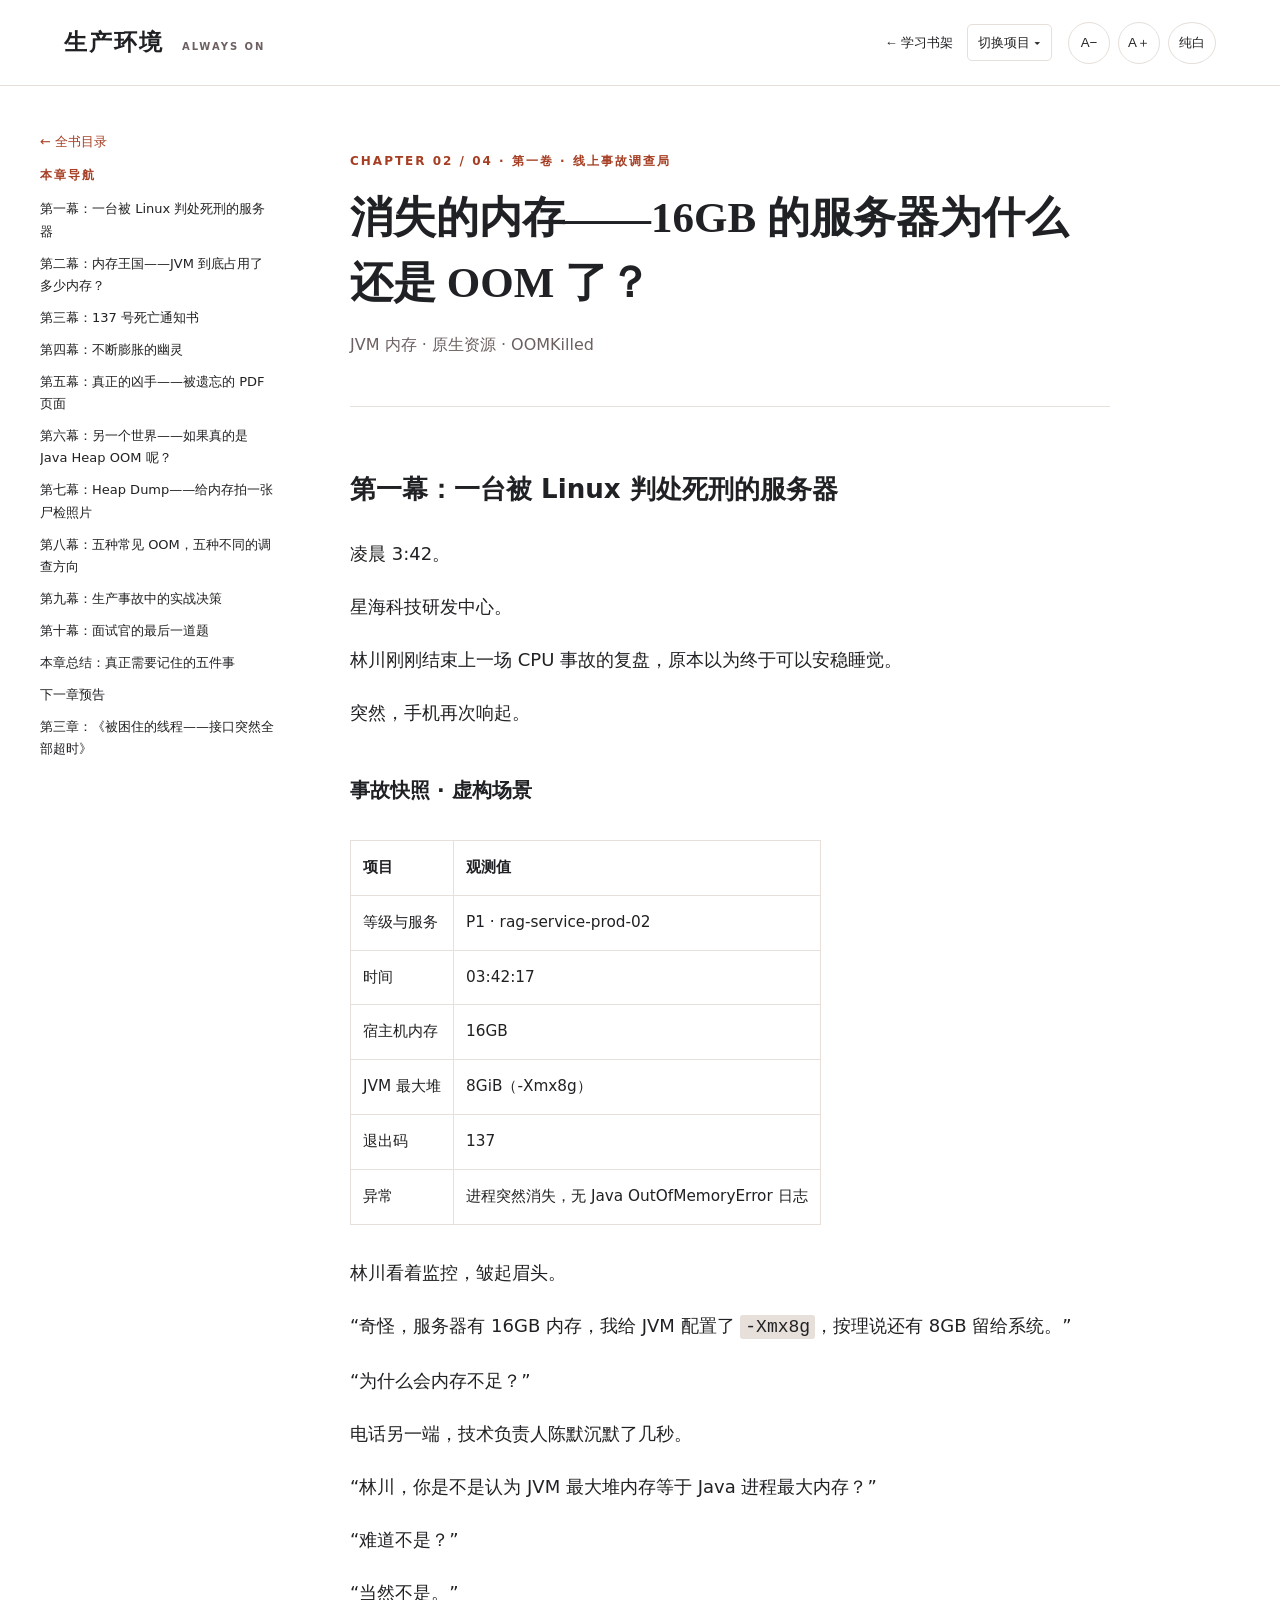
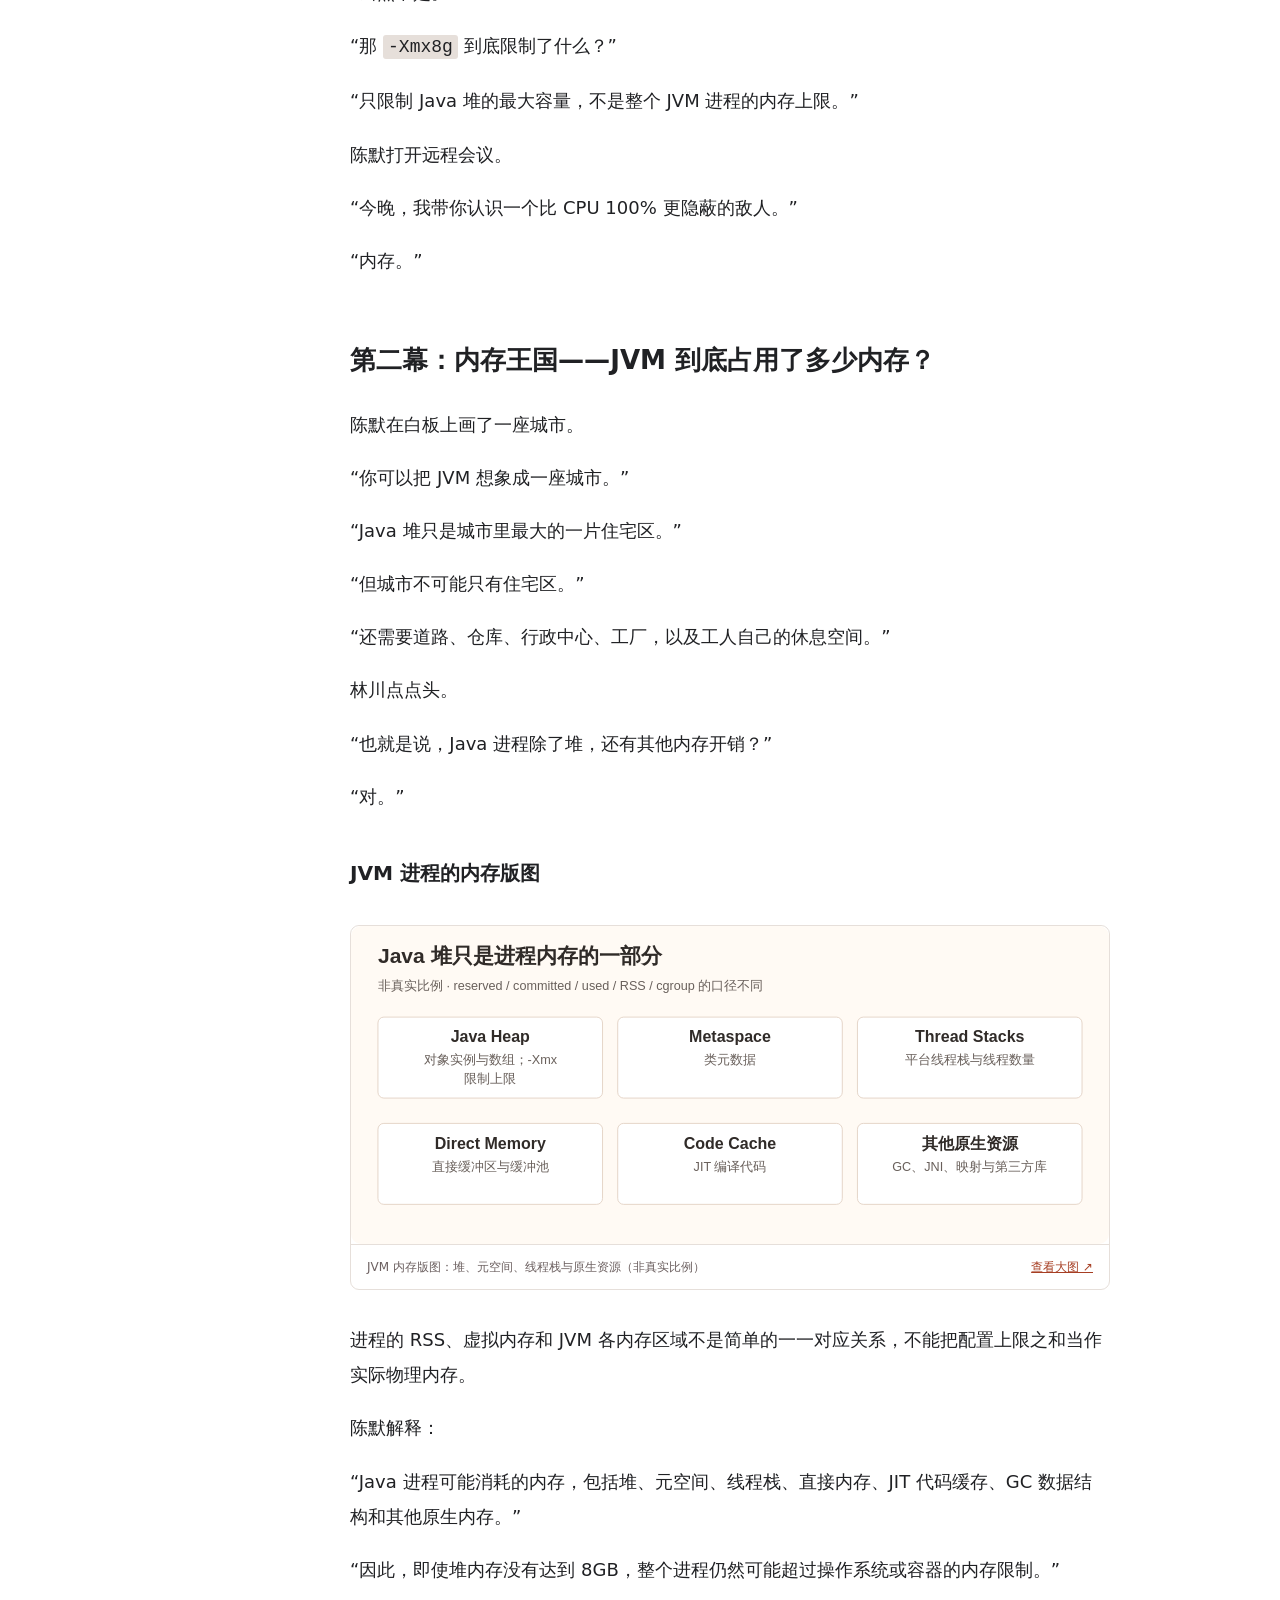
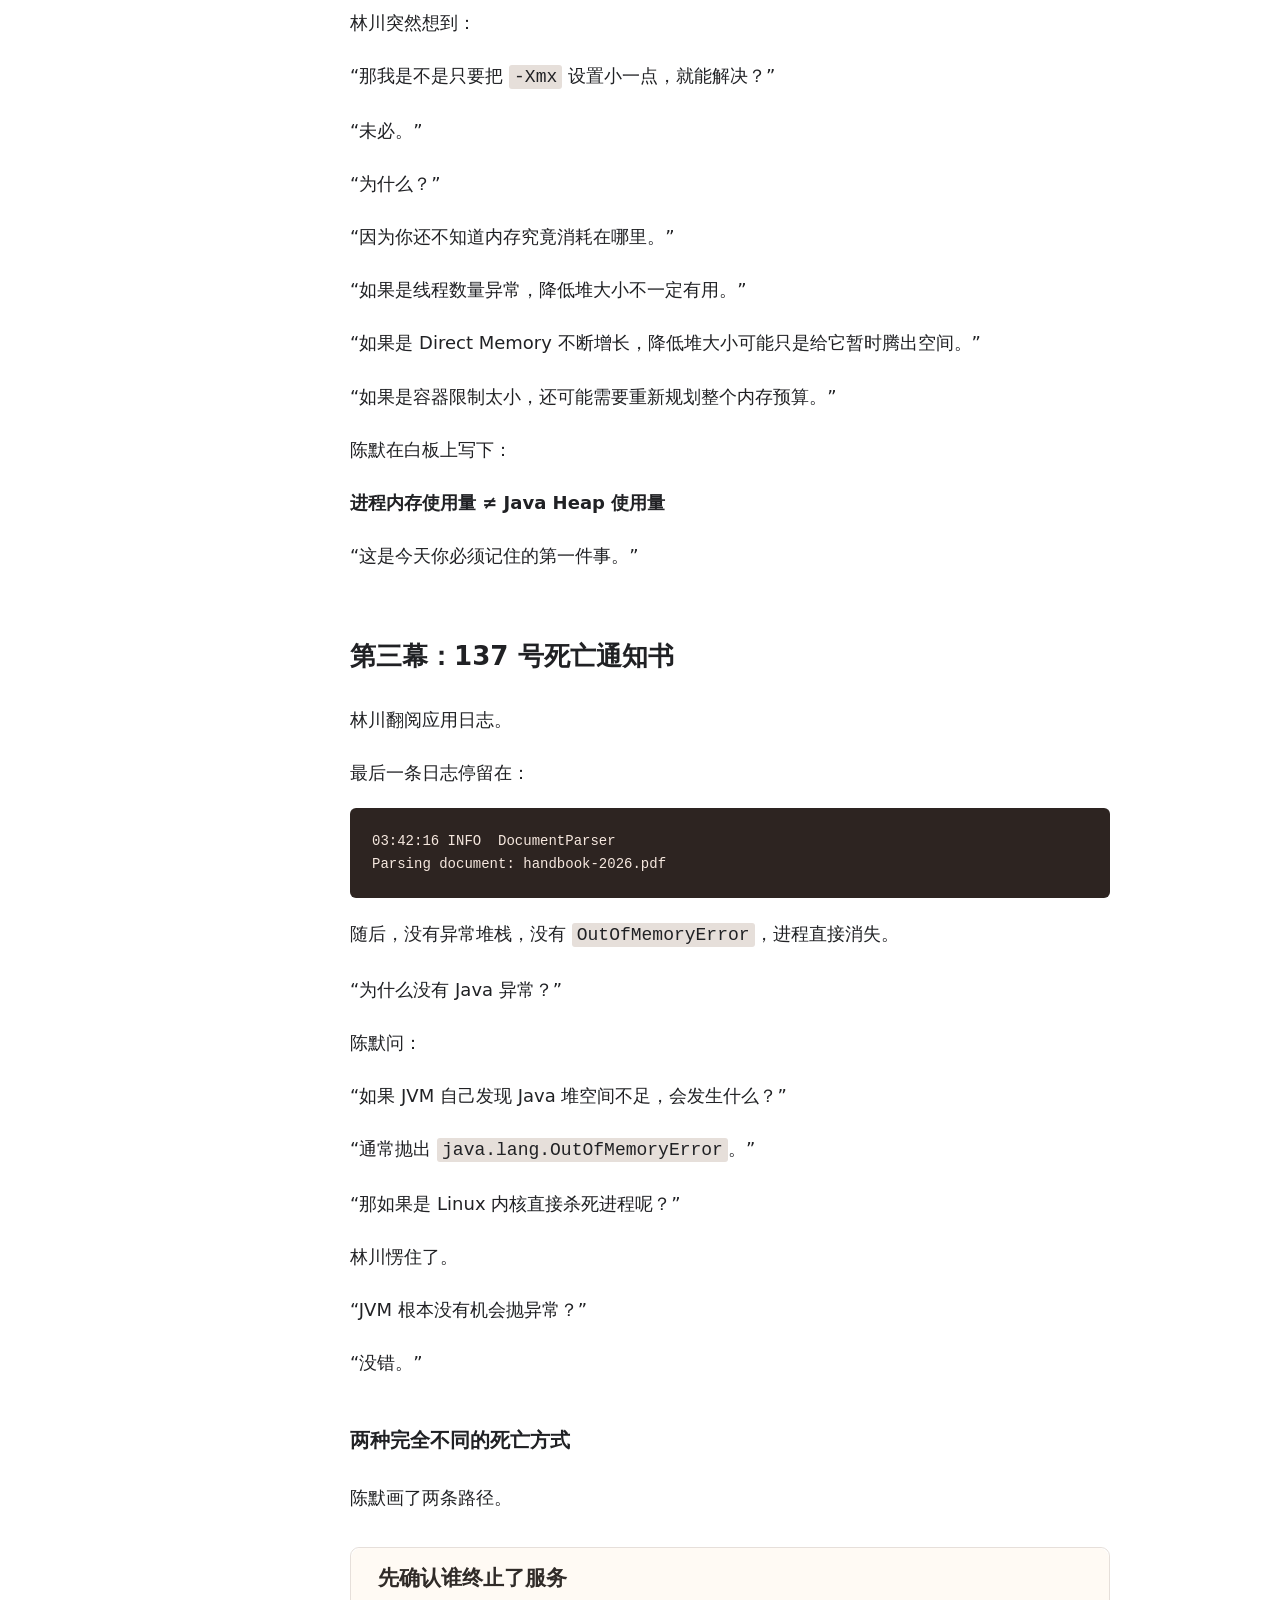
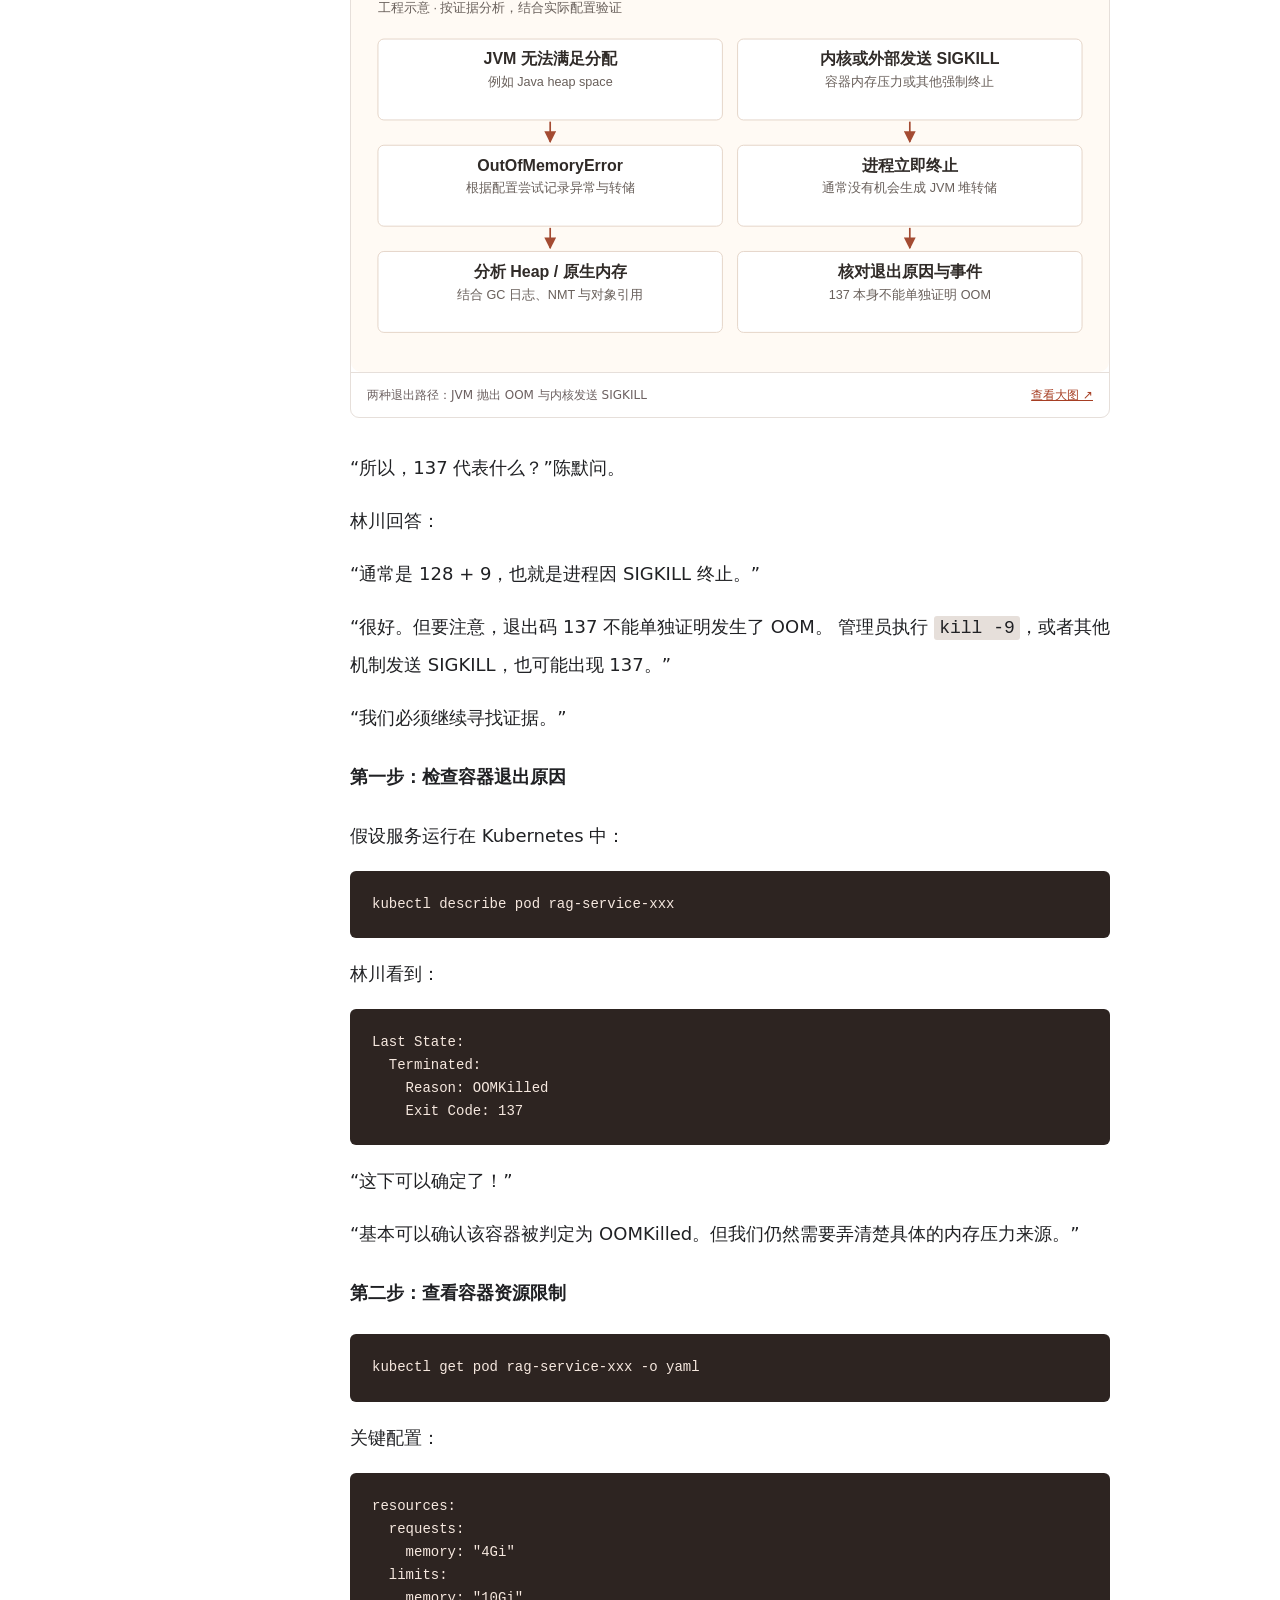
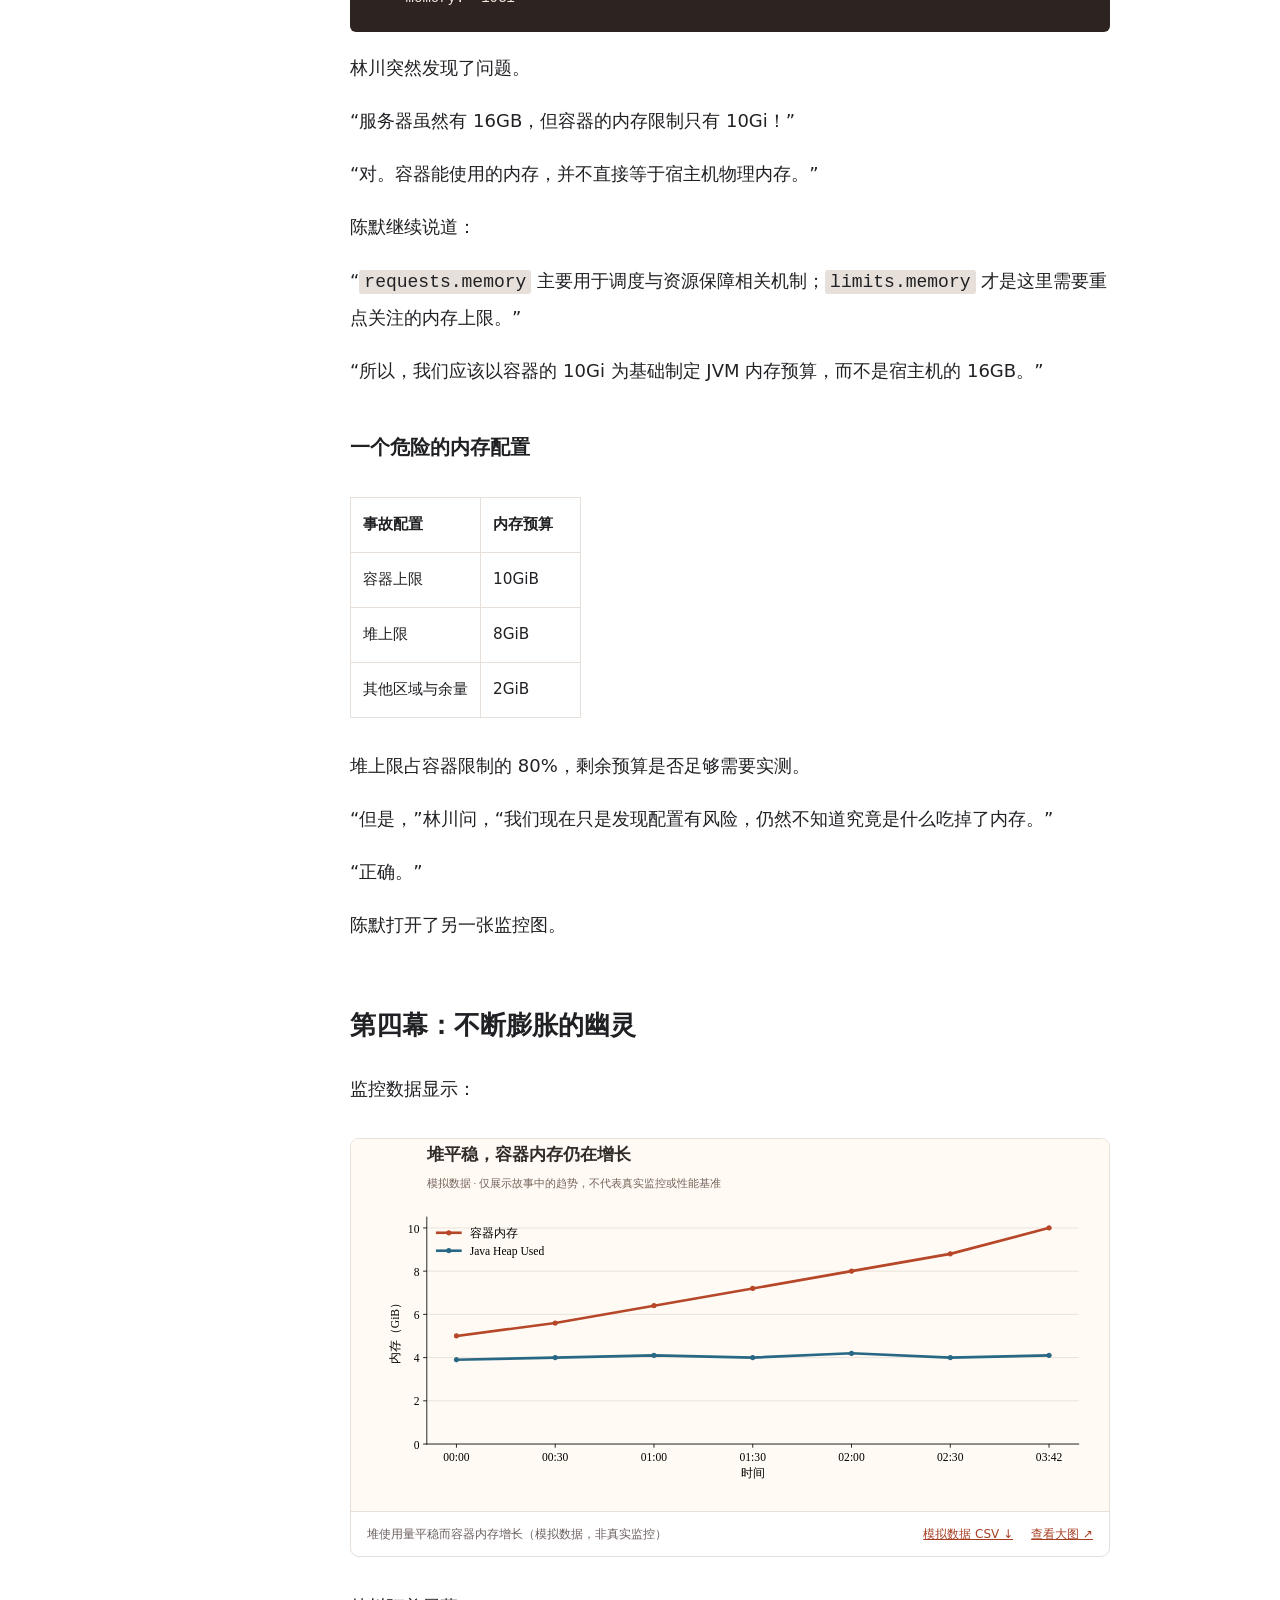
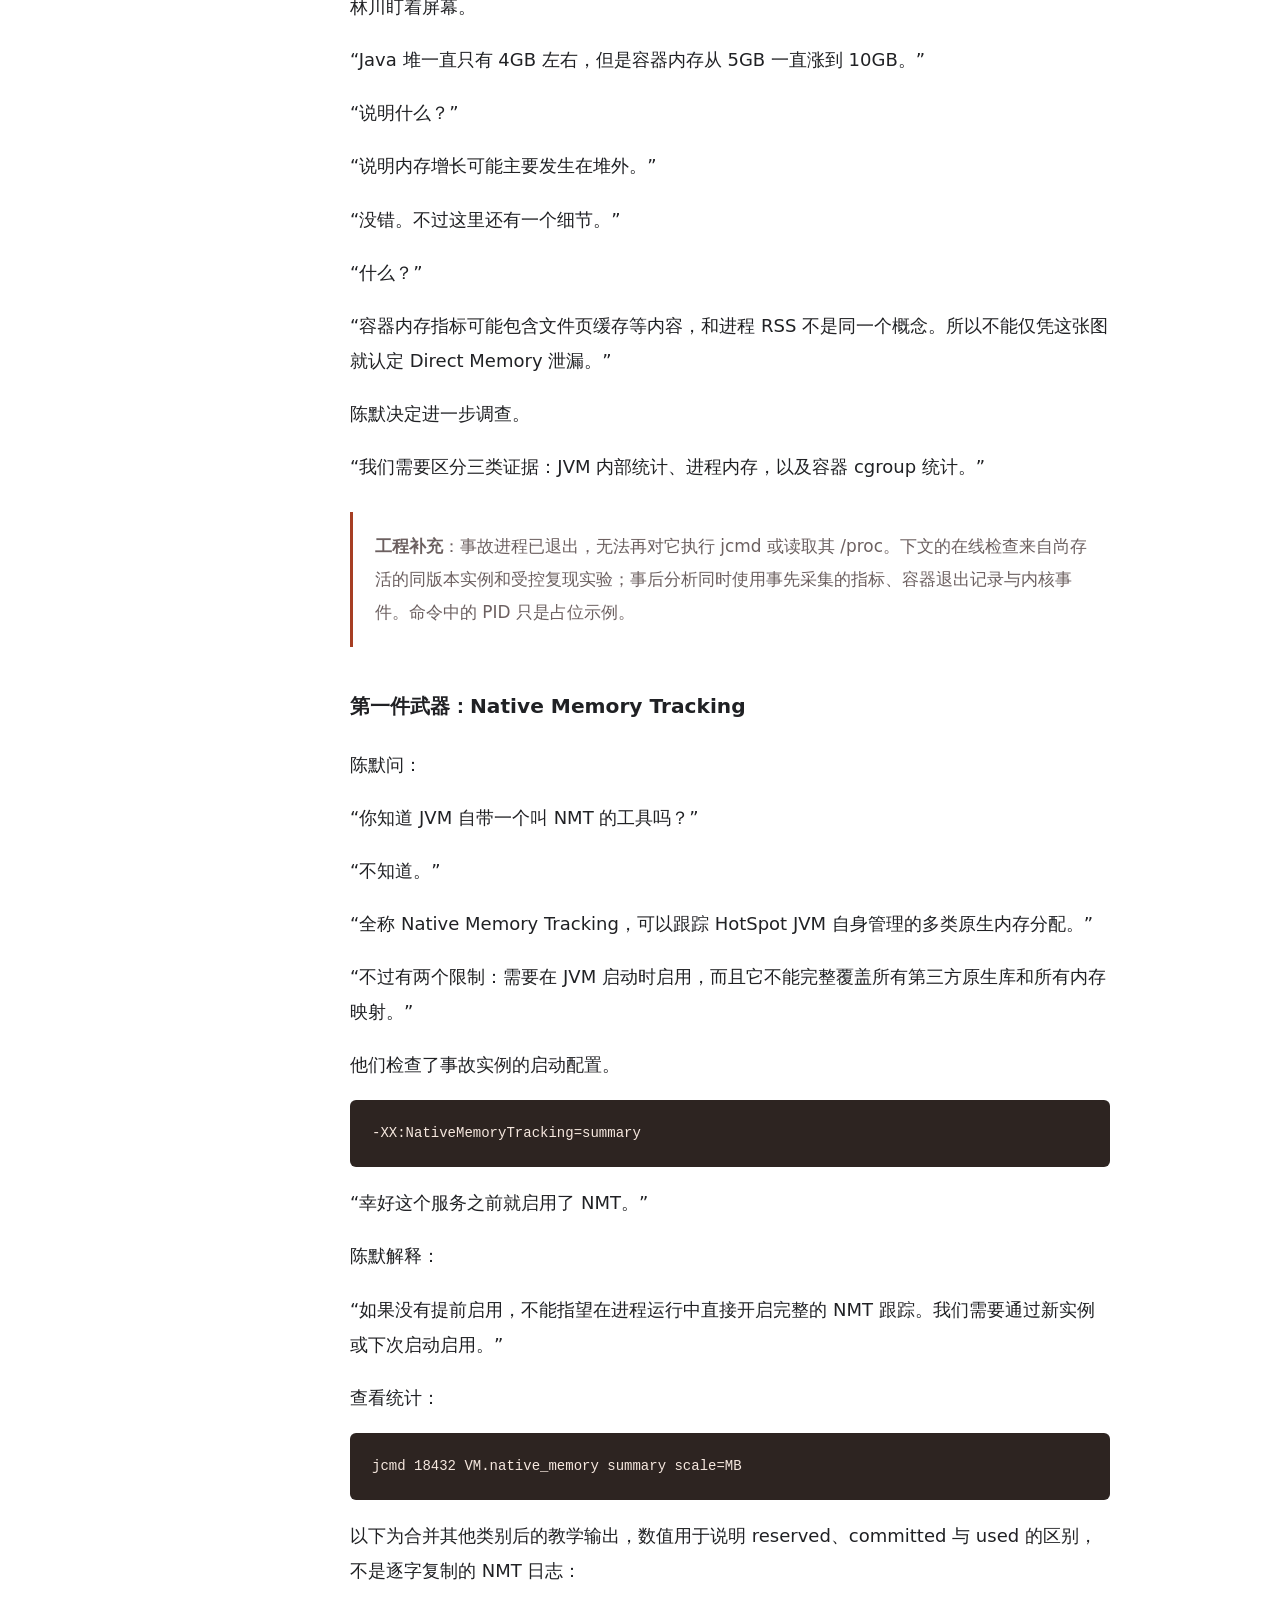
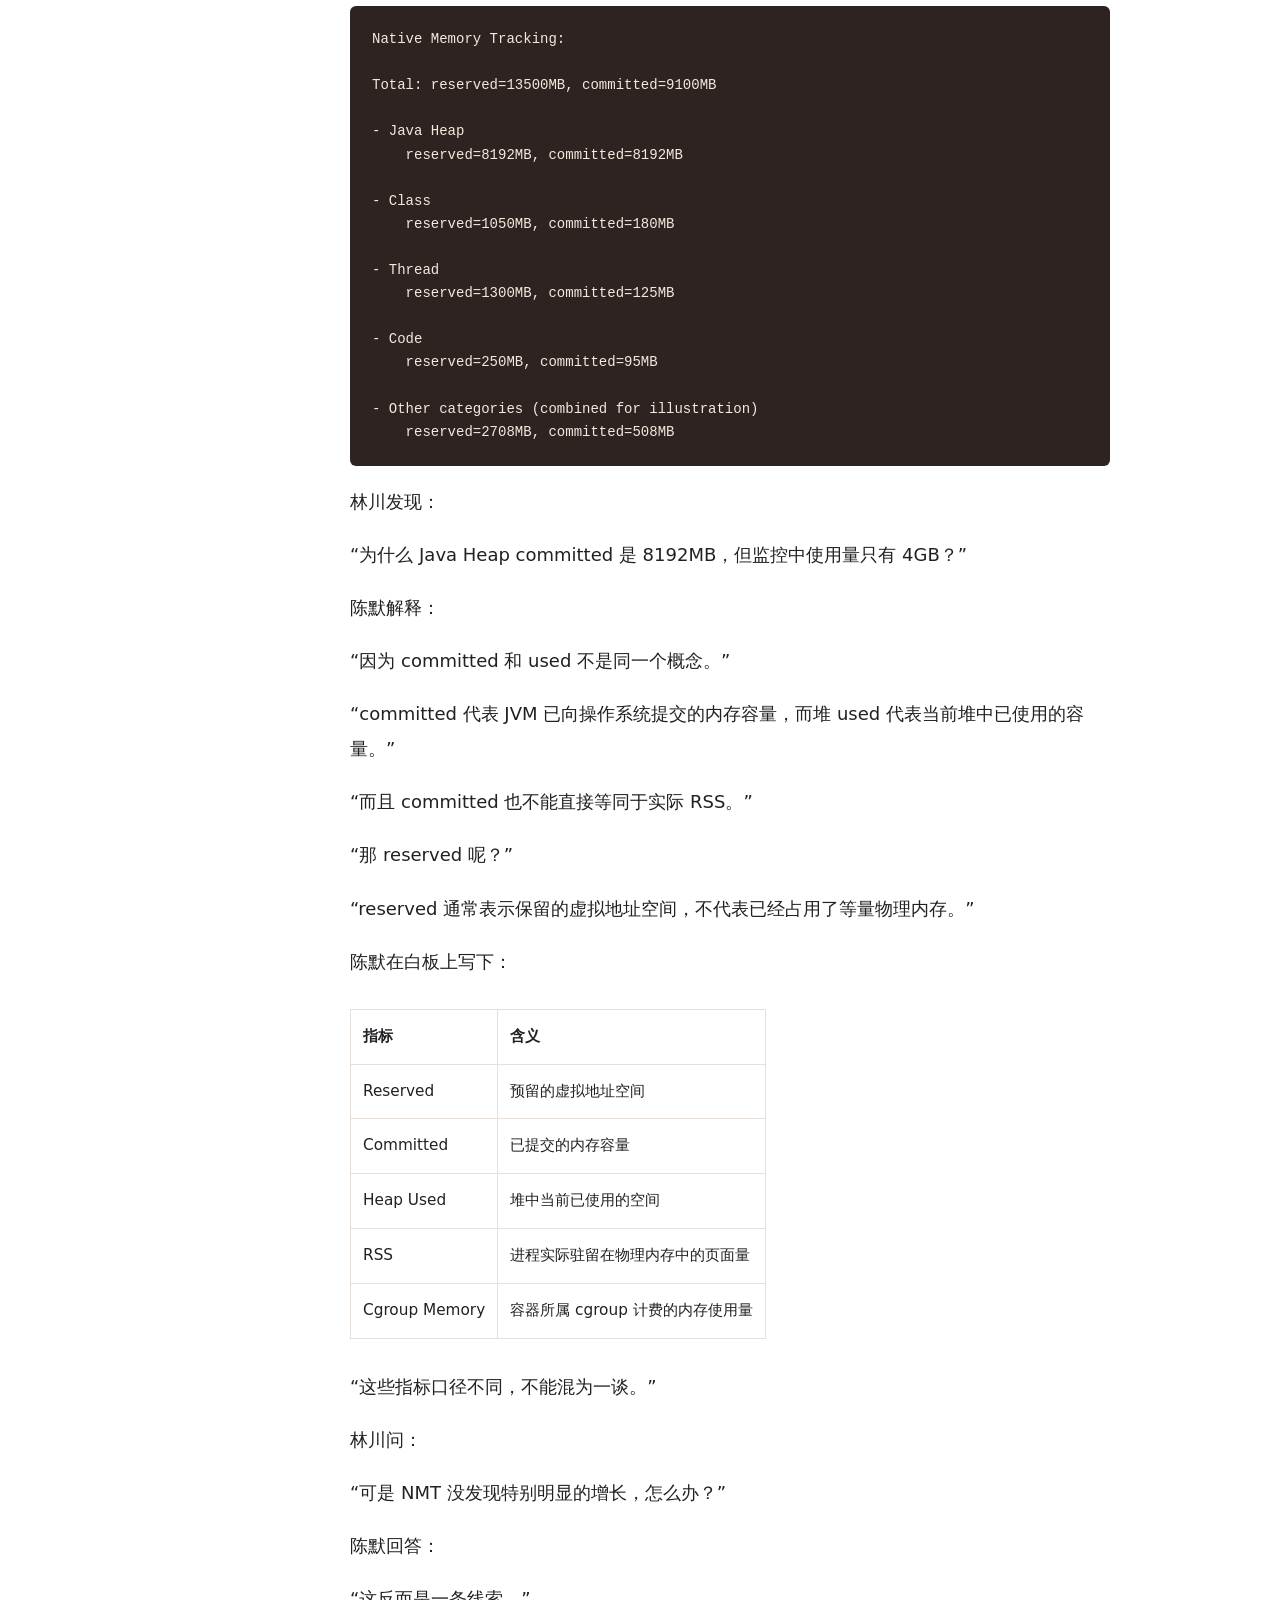
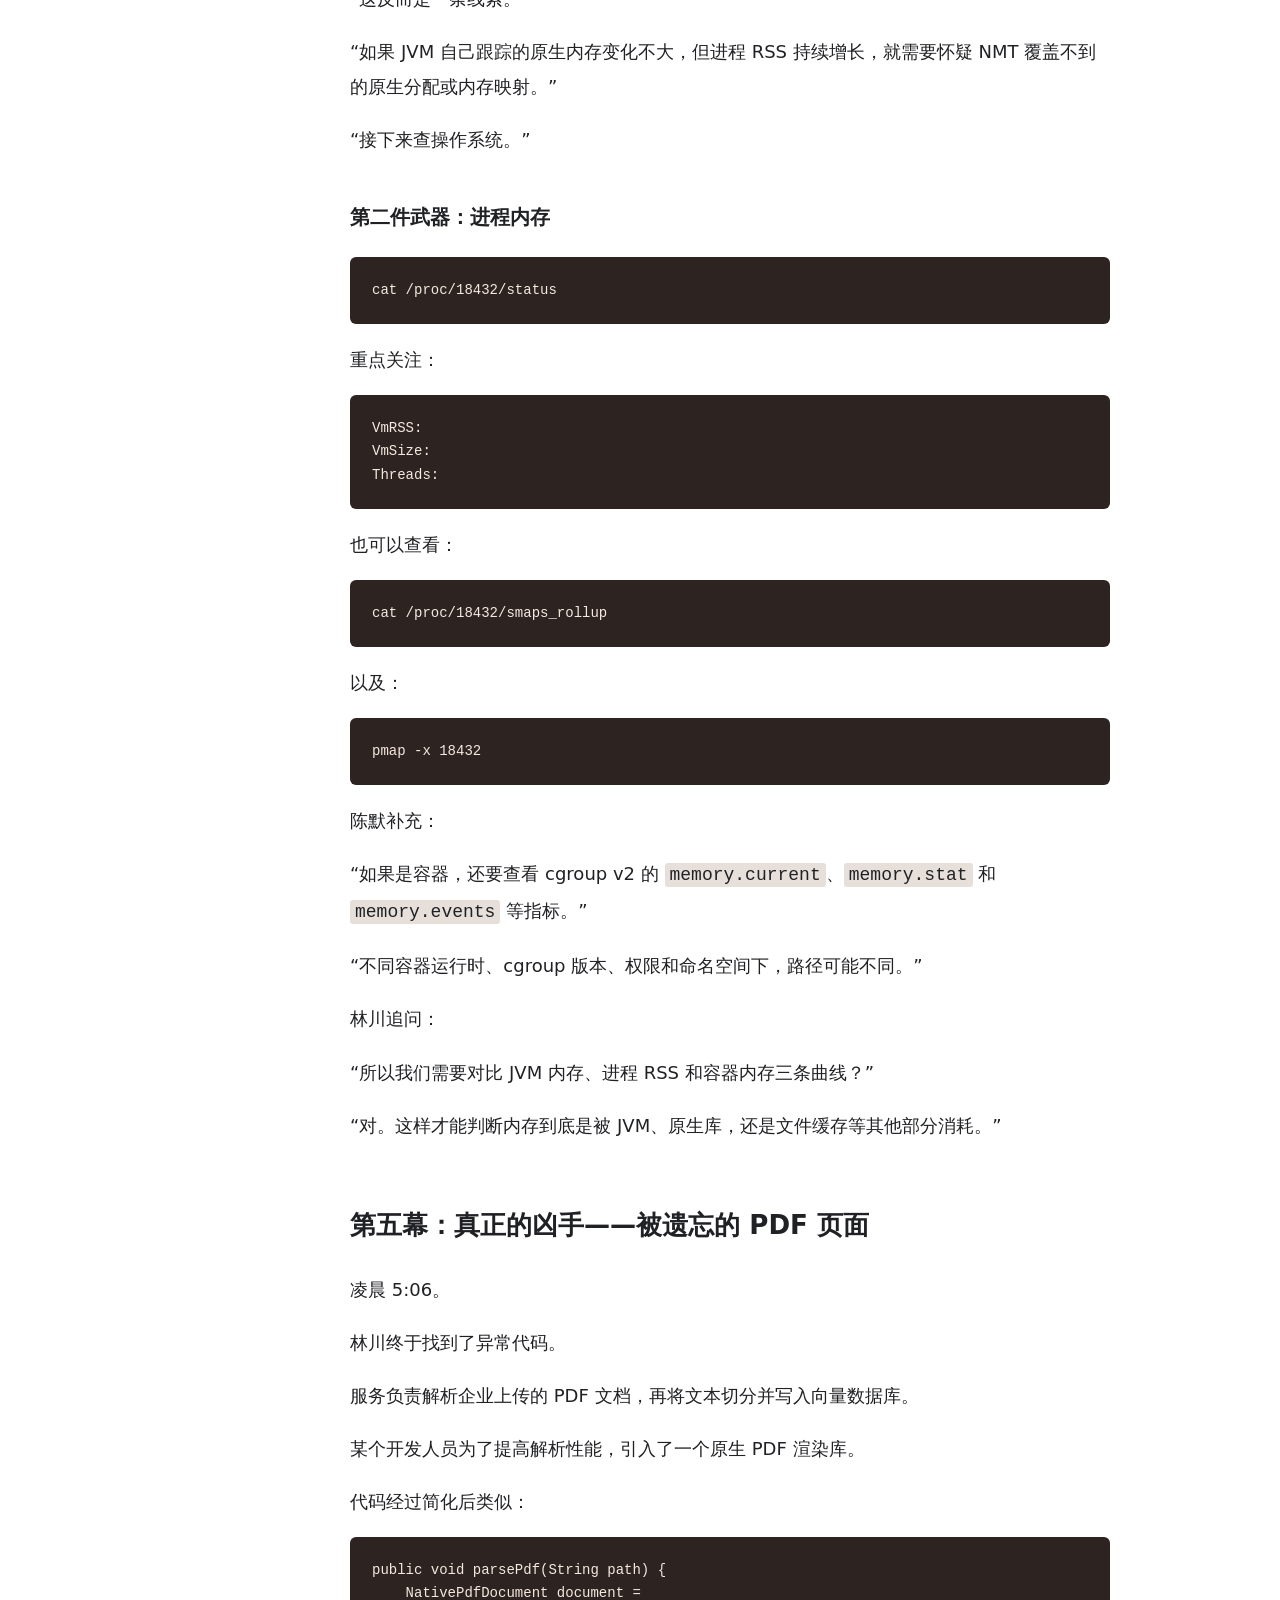
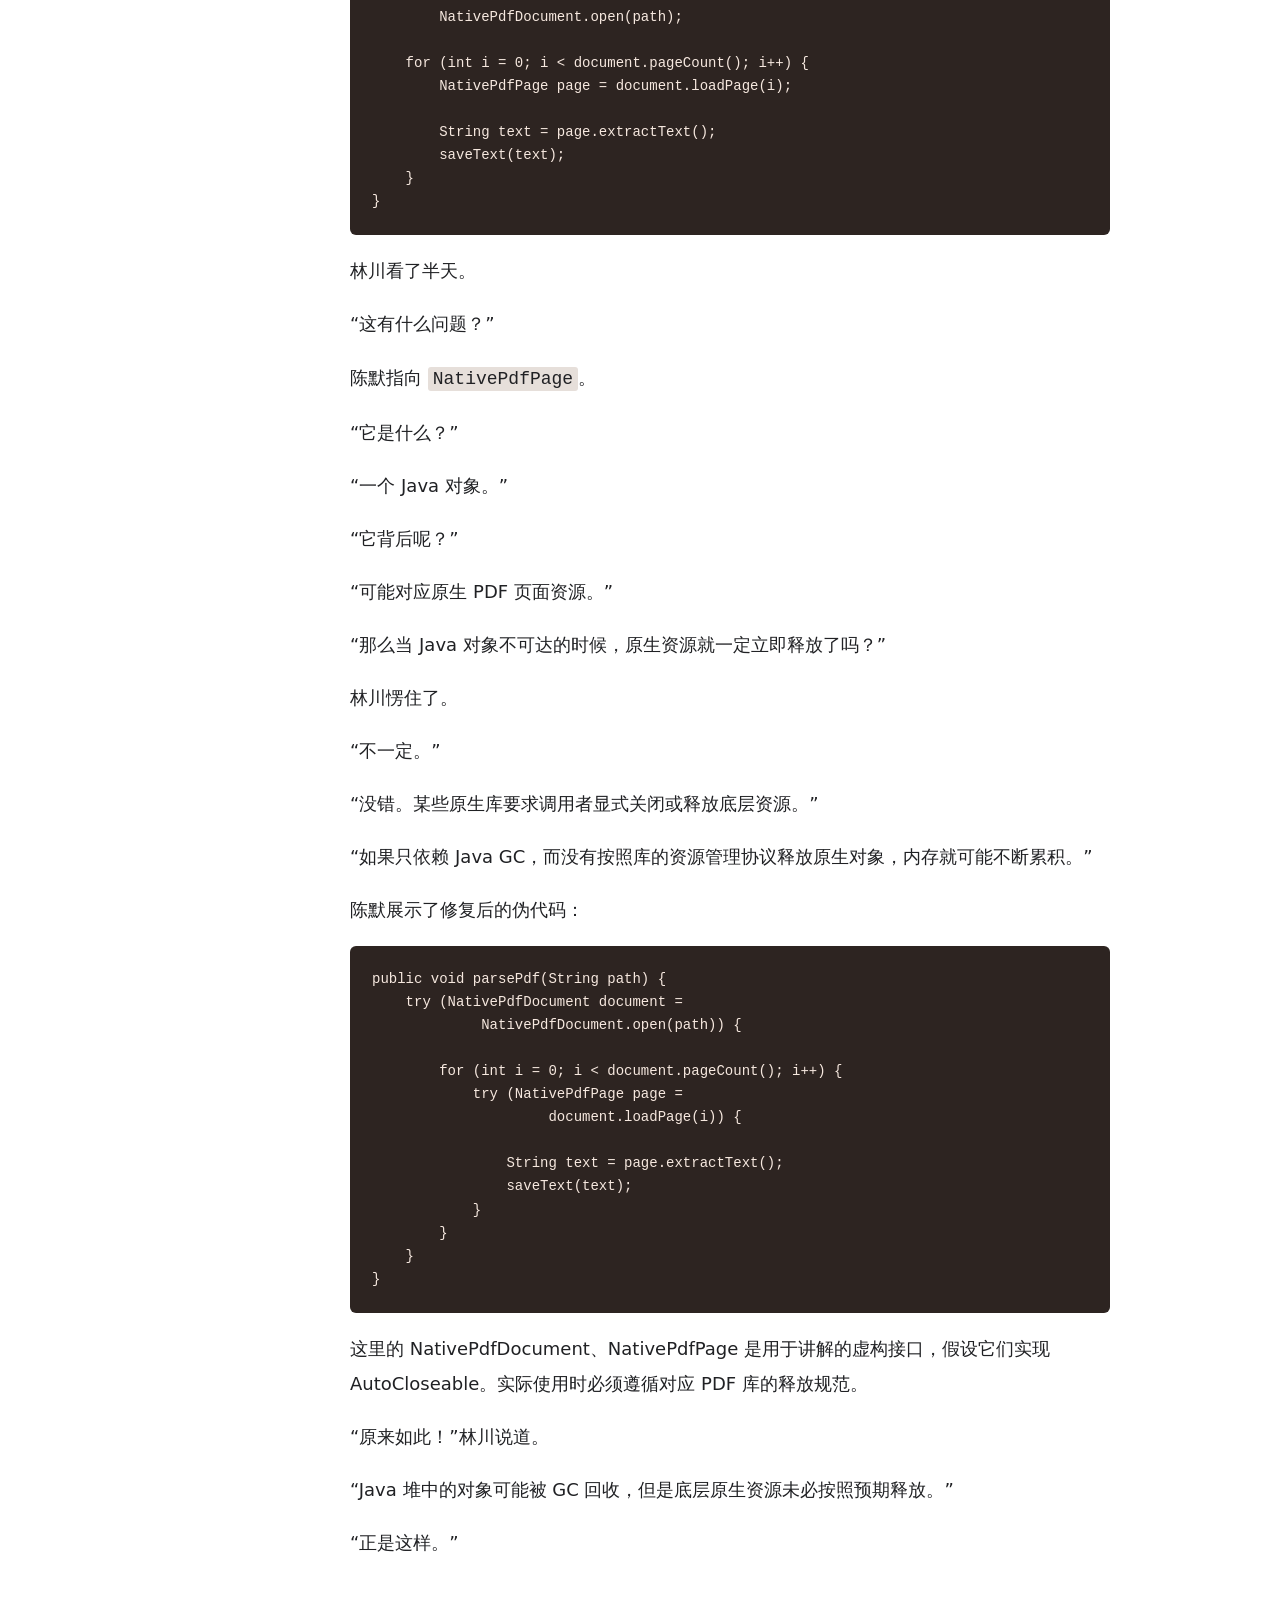
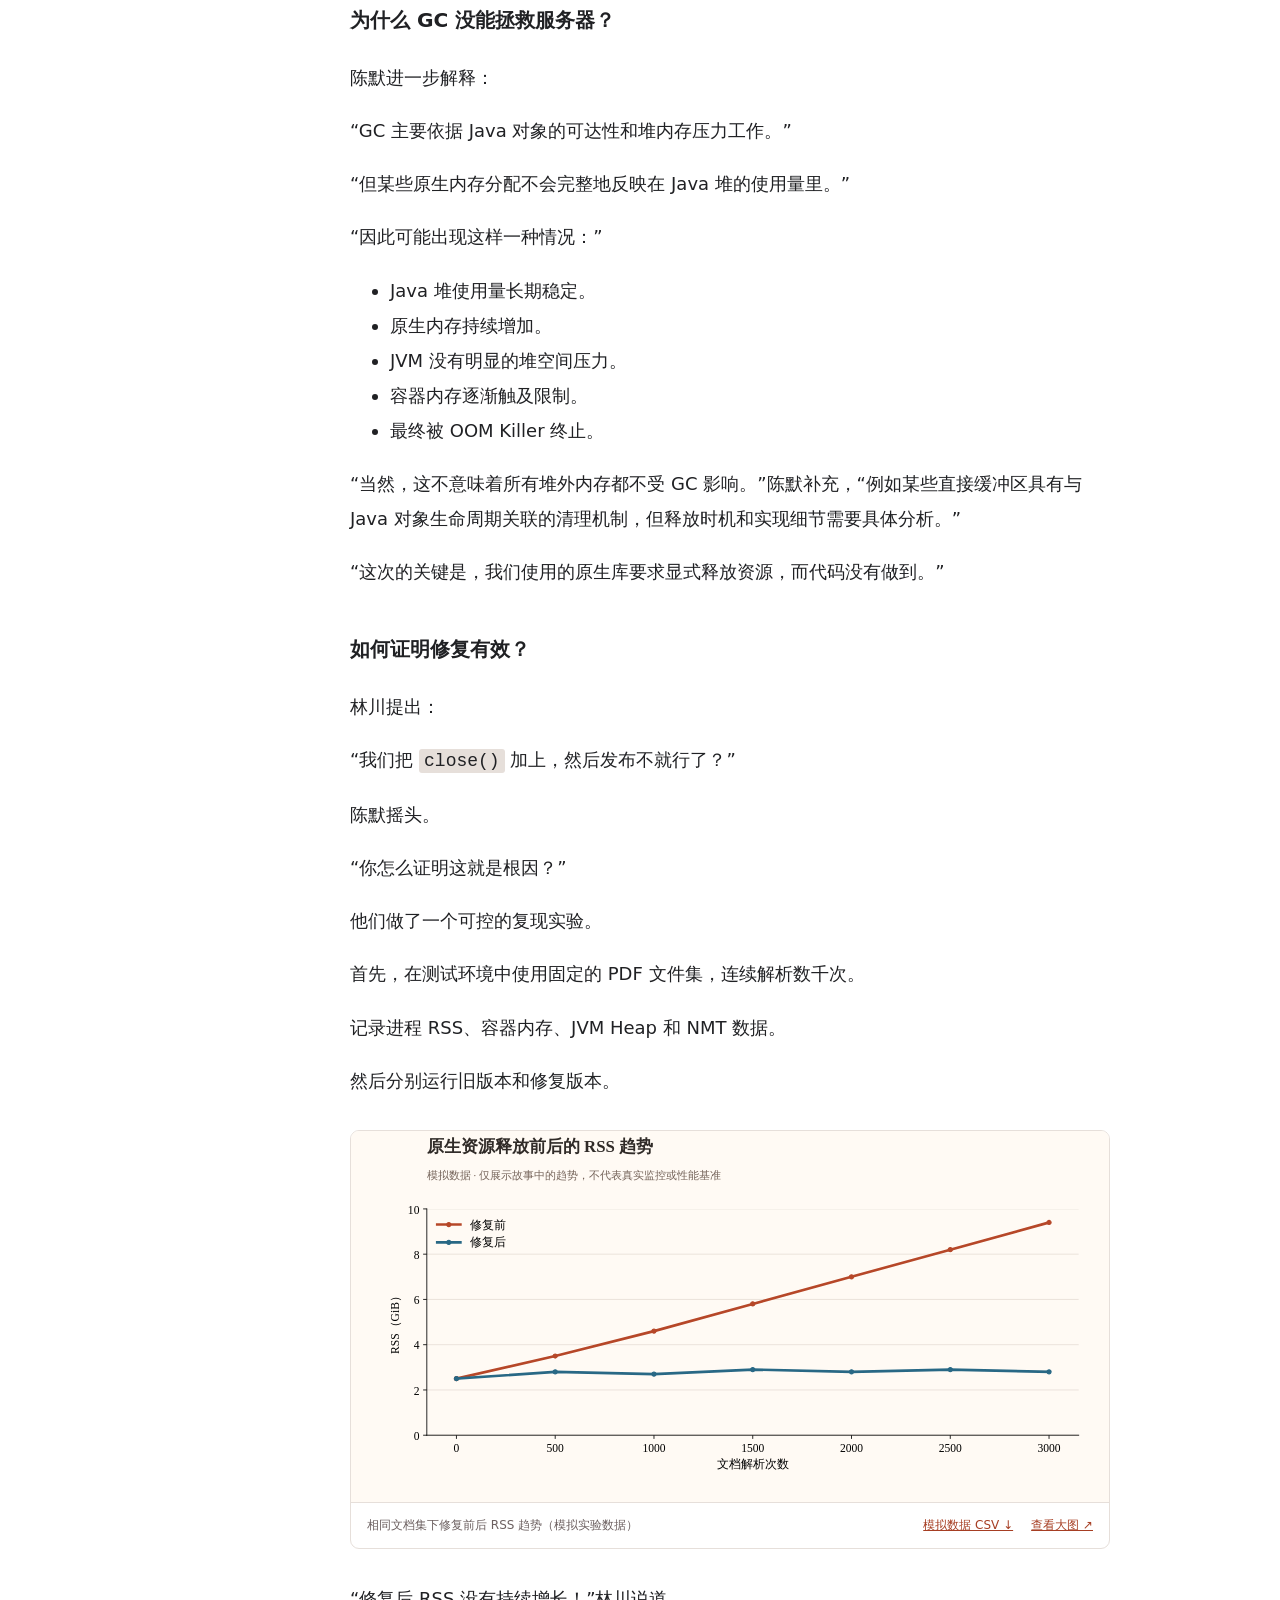
<file: docs/chapter-02.html>
<!doctype html>
<html lang="zh-CN"><head><meta charset="utf-8"><meta name="viewport" content="width=device-width, initial-scale=1"><meta name="color-scheme" content="light dark"><meta name="description" content="生产环境：永不熄灭的服务器。跟随林川与陈默，在故事中学习 Java 线上事故排查。现有 4 章，连载中，第五章待续。"><title>消失的内存——16GB 的服务器为什么还是 OOM 了？ · 生产环境</title><script>try{document.documentElement.dataset.theme=localStorage.getItem('reader-theme')||'white';document.documentElement.style.setProperty('--reading-size',Math.max(16,Math.min(26,Number(localStorage.getItem('reader-size'))||18))+'px')}catch(e){}</script><link rel="stylesheet" href="style.css"><link rel="stylesheet" href="shelf-nav.css"><link rel="stylesheet" href="reader.css"><script src="app.js" defer></script></head>
<body class="reading"><a class="skip" href="#main">跳到正文</a><header><a class="brand" href="index.html">生产环境<span>ALWAYS ON</span></a><nav class="shelf-nav" aria-label="学习项目导航"><a class="shelf-home" href="/">← 学习书架</a><details class="shelf-switch"><summary>切换项目 ▾</summary><div class="shelf-menu"><a href="/pytorch-apprentice/">PyTorch：炼金术士的学徒</a><a href="/ai-era-reader/">AI 纪元</a><a href="/data-empire-reader/">数据帝国</a><a href="/rag-empire-reader/">RAG 帝国</a><a href="/system-design-reader/">系统设计</a><a href="/online-troubleshooting-reader/" aria-current="page">生产环境</a><a href="/coding-agent-reader/">Agent 帝国</a><a href="/interview-proof-reader/">面试官的审判</a><a href="/langchain-empire-reader/">LangChain 帝国</a></div></details></nav><div class="controls"><button id="smaller" aria-label="缩小字号" type="button">A−</button><button id="larger" aria-label="增大字号" type="button">A＋</button><button id="theme" aria-label="切换阅读背景" type="button">纯白</button></div></header>
<div class="reader-layout"><aside><a href="index.html">← 全书目录</a><p class="eyebrow">本章导航</p><div class="toc">
<ul>
<li><a href="#linux">第一幕：一台被 Linux 判处死刑的服务器</a></li>
<li><a href="#jvm">第二幕：内存王国——JVM 到底占用了多少内存？</a></li>
<li><a href="#137">第三幕：137 号死亡通知书</a></li>
<li><a href="#_6">第四幕：不断膨胀的幽灵</a></li>
<li><a href="#pdf">第五幕：真正的凶手——被遗忘的 PDF 页面</a></li>
<li><a href="#java-heap-oom">第六幕：另一个世界——如果真的是 Java Heap OOM 呢？</a></li>
<li><a href="#heap-dump">第七幕：Heap Dump——给内存拍一张尸检照片</a></li>
<li><a href="#oom">第八幕：五种常见 OOM，五种不同的调查方向</a></li>
<li><a href="#_9">第九幕：生产事故中的实战决策</a></li>
<li><a href="#_11">第十幕：面试官的最后一道题</a></li>
<li><a href="#_12">本章总结：真正需要记住的五件事</a></li>
<li><a href="#_13">下一章预告</a></li>
<li><a href="#_14">第三章：《被困住的线程——接口突然全部超时》</a></li>
</ul>
</div>
</aside><main id="main"><div class="chapter-heading"><p class="eyebrow">CHAPTER 02 / 04 · 第一卷 · 线上事故调查局</p><h1>消失的内存——16GB 的服务器为什么还是 OOM 了？</h1><p>JVM 内存 · 原生资源 · OOMKilled</p></div><details class="mobile-toc"><summary>展开本章目录</summary><div class="toc">
<ul>
<li><a href="#linux">第一幕：一台被 Linux 判处死刑的服务器</a></li>
<li><a href="#jvm">第二幕：内存王国——JVM 到底占用了多少内存？</a></li>
<li><a href="#137">第三幕：137 号死亡通知书</a></li>
<li><a href="#_6">第四幕：不断膨胀的幽灵</a></li>
<li><a href="#pdf">第五幕：真正的凶手——被遗忘的 PDF 页面</a></li>
<li><a href="#java-heap-oom">第六幕：另一个世界——如果真的是 Java Heap OOM 呢？</a></li>
<li><a href="#heap-dump">第七幕：Heap Dump——给内存拍一张尸检照片</a></li>
<li><a href="#oom">第八幕：五种常见 OOM，五种不同的调查方向</a></li>
<li><a href="#_9">第九幕：生产事故中的实战决策</a></li>
<li><a href="#_11">第十幕：面试官的最后一道题</a></li>
<li><a href="#_12">本章总结：真正需要记住的五件事</a></li>
<li><a href="#_13">下一章预告</a></li>
<li><a href="#_14">第三章：《被困住的线程——接口突然全部超时》</a></li>
</ul>
</div>
</details><article><h2 id="linux">第一幕：一台被 Linux 判处死刑的服务器</h2>
<p>凌晨 3:42。</p>
<p>星海科技研发中心。</p>
<p>林川刚刚结束上一场 CPU 事故的复盘，原本以为终于可以安稳睡觉。</p>
<p>突然，手机再次响起。</p>
<h3 id="_1">事故快照 · 虚构场景</h3>
<table>
<thead>
<tr>
<th>项目</th>
<th>观测值</th>
</tr>
</thead>
<tbody>
<tr>
<td>等级与服务</td>
<td>P1 · rag-service-prod-02</td>
</tr>
<tr>
<td>时间</td>
<td>03:42:17</td>
</tr>
<tr>
<td>宿主机内存</td>
<td>16GB</td>
</tr>
<tr>
<td>JVM 最大堆</td>
<td>8GiB（-Xmx8g）</td>
</tr>
<tr>
<td>退出码</td>
<td>137</td>
</tr>
<tr>
<td>异常</td>
<td>进程突然消失，无 Java OutOfMemoryError 日志</td>
</tr>
</tbody>
</table>
<p>林川看着监控，皱起眉头。</p>
<p>“奇怪，服务器有 16GB 内存，我给 JVM 配置了 <code>-Xmx8g</code>，按理说还有 8GB 留给系统。”</p>
<p>“为什么会内存不足？”</p>
<p>电话另一端，技术负责人陈默沉默了几秒。</p>
<p>“林川，你是不是认为 JVM 最大堆内存等于 Java 进程最大内存？”</p>
<p>“难道不是？”</p>
<p>“当然不是。”</p>
<p>“那 <code>-Xmx8g</code> 到底限制了什么？”</p>
<p>“只限制 Java 堆的最大容量，不是整个 JVM 进程的内存上限。”</p>
<p>陈默打开远程会议。</p>
<p>“今晚，我带你认识一个比 CPU 100% 更隐蔽的敌人。”</p>
<p>“内存。”</p>
<h2 id="jvm">第二幕：内存王国——JVM 到底占用了多少内存？</h2>
<p>陈默在白板上画了一座城市。</p>
<p>“你可以把 JVM 想象成一座城市。”</p>
<p>“Java 堆只是城市里最大的一片住宅区。”</p>
<p>“但城市不可能只有住宅区。”</p>
<p>“还需要道路、仓库、行政中心、工厂，以及工人自己的休息空间。”</p>
<p>林川点点头。</p>
<p>“也就是说，Java 进程除了堆，还有其他内存开销？”</p>
<p>“对。”</p>
<h3 id="jvm_1">JVM 进程的内存版图</h3>
<figure class="architecture"><div class="diagram-frame" tabindex="0" role="region" aria-label="JVM 内存版图：堆、元空间、线程栈与原生资源（非真实比例），可横向滚动"><img alt="JVM 内存版图：堆、元空间、线程栈与原生资源（非真实比例）" src="diagrams/jvm-memory.svg" /></div><figcaption><span>JVM 内存版图：堆、元空间、线程栈与原生资源（非真实比例）</span><span class="figure-links"><a href="diagrams/jvm-memory.svg" target="_blank" rel="noopener">查看大图 ↗</a></span></figcaption></figure>
<p>进程的 RSS、虚拟内存和 JVM 各内存区域不是简单的一一对应关系，不能把配置上限之和当作实际物理内存。</p>
<p>陈默解释：</p>
<p>“Java 进程可能消耗的内存，包括堆、元空间、线程栈、直接内存、JIT 代码缓存、GC 数据结构和其他原生内存。”</p>
<p>“因此，即使堆内存没有达到 8GB，整个进程仍然可能超过操作系统或容器的内存限制。”</p>
<p>林川突然想到：</p>
<p>“那我是不是只要把 <code>-Xmx</code> 设置小一点，就能解决？”</p>
<p>“未必。”</p>
<p>“为什么？”</p>
<p>“因为你还不知道内存究竟消耗在哪里。”</p>
<p>“如果是线程数量异常，降低堆大小不一定有用。”</p>
<p>“如果是 Direct Memory 不断增长，降低堆大小可能只是给它暂时腾出空间。”</p>
<p>“如果是容器限制太小，还可能需要重新规划整个内存预算。”</p>
<p>陈默在白板上写下：</p>
<p><strong>进程内存使用量 ≠ Java Heap 使用量</strong></p>
<p>“这是今天你必须记住的第一件事。”</p>
<h2 id="137">第三幕：137 号死亡通知书</h2>
<p>林川翻阅应用日志。</p>
<p>最后一条日志停留在：</p>
<pre><code>03:42:16 INFO  DocumentParser
Parsing document: handbook-2026.pdf
</code></pre>
<p>随后，没有异常堆栈，没有 <code>OutOfMemoryError</code>，进程直接消失。</p>
<p>“为什么没有 Java 异常？”</p>
<p>陈默问：</p>
<p>“如果 JVM 自己发现 Java 堆空间不足，会发生什么？”</p>
<p>“通常抛出 <code>java.lang.OutOfMemoryError</code>。”</p>
<p>“那如果是 Linux 内核直接杀死进程呢？”</p>
<p>林川愣住了。</p>
<p>“JVM 根本没有机会抛异常？”</p>
<p>“没错。”</p>
<h3 id="_2">两种完全不同的死亡方式</h3>
<p>陈默画了两条路径。</p>
<figure class="architecture"><div class="diagram-frame" tabindex="0" role="region" aria-label="两种退出路径：JVM 抛出 OOM 与内核发送 SIGKILL，可横向滚动"><img alt="两种退出路径：JVM 抛出 OOM 与内核发送 SIGKILL" src="diagrams/oom-paths.svg" /></div><figcaption><span>两种退出路径：JVM 抛出 OOM 与内核发送 SIGKILL</span><span class="figure-links"><a href="diagrams/oom-paths.svg" target="_blank" rel="noopener">查看大图 ↗</a></span></figcaption></figure>
<p>“所以，137 代表什么？”陈默问。</p>
<p>林川回答：</p>
<p>“通常是 128 + 9，也就是进程因 SIGKILL 终止。”</p>
<p>“很好。但要注意，退出码 137 不能单独证明发生了 OOM。 管理员执行 <code>kill -9</code>，或者其他机制发送 SIGKILL，也可能出现 137。”</p>
<p>“我们必须继续寻找证据。”</p>
<h4 id="_3">第一步：检查容器退出原因</h4>
<p>假设服务运行在 Kubernetes 中：</p>
<pre><code>kubectl describe pod rag-service-xxx
</code></pre>
<p>林川看到：</p>
<pre><code>Last State:
  Terminated:
    Reason: OOMKilled
    Exit Code: 137
</code></pre>
<p>“这下可以确定了！”</p>
<p>“基本可以确认该容器被判定为 OOMKilled。但我们仍然需要弄清楚具体的内存压力来源。”</p>
<h4 id="_4">第二步：查看容器资源限制</h4>
<pre><code>kubectl get pod rag-service-xxx -o yaml
</code></pre>
<p>关键配置：</p>
<pre><code>resources:
  requests:
    memory: &quot;4Gi&quot;
  limits:
    memory: &quot;10Gi&quot;
</code></pre>
<p>林川突然发现了问题。</p>
<p>“服务器虽然有 16GB，但容器的内存限制只有 10Gi！”</p>
<p>“对。容器能使用的内存，并不直接等于宿主机物理内存。”</p>
<p>陈默继续说道：</p>
<p>“<code>requests.memory</code> 主要用于调度与资源保障相关机制；<code>limits.memory</code> 才是这里需要重点关注的内存上限。”</p>
<p>“所以，我们应该以容器的 10Gi 为基础制定 JVM 内存预算，而不是宿主机的 16GB。”</p>
<h3 id="_5">一个危险的内存配置</h3>
<table>
<thead>
<tr>
<th>事故配置</th>
<th>内存预算</th>
</tr>
</thead>
<tbody>
<tr>
<td>容器上限</td>
<td>10GiB</td>
</tr>
<tr>
<td>堆上限</td>
<td>8GiB</td>
</tr>
<tr>
<td>其他区域与余量</td>
<td>2GiB</td>
</tr>
</tbody>
</table>
<p>堆上限占容器限制的 80%，剩余预算是否足够需要实测。</p>
<p>“但是，”林川问，“我们现在只是发现配置有风险，仍然不知道究竟是什么吃掉了内存。”</p>
<p>“正确。”</p>
<p>陈默打开了另一张监控图。</p>
<h2 id="_6">第四幕：不断膨胀的幽灵</h2>
<p>监控数据显示：</p>
<figure class="architecture"><div class="diagram-frame" tabindex="0" role="region" aria-label="堆使用量平稳而容器内存增长（模拟数据，非真实监控），可横向滚动"><img alt="堆使用量平稳而容器内存增长（模拟数据，非真实监控）" src="diagrams/memory-growth.svg" /></div><figcaption><span>堆使用量平稳而容器内存增长（模拟数据，非真实监控）</span><span class="figure-links"><a href="data/memory-growth.csv" download>模拟数据 CSV ↓</a><a href="diagrams/memory-growth.svg" target="_blank" rel="noopener">查看大图 ↗</a></span></figcaption></figure>
<p>林川盯着屏幕。</p>
<p>“Java 堆一直只有 4GB 左右，但是容器内存从 5GB 一直涨到 10GB。”</p>
<p>“说明什么？”</p>
<p>“说明内存增长可能主要发生在堆外。”</p>
<p>“没错。不过这里还有一个细节。”</p>
<p>“什么？”</p>
<p>“容器内存指标可能包含文件页缓存等内容，和进程 RSS 不是同一个概念。所以不能仅凭这张图就认定 Direct Memory 泄漏。”</p>
<p>陈默决定进一步调查。</p>
<p>“我们需要区分三类证据：JVM 内部统计、进程内存，以及容器 cgroup 统计。”</p>
<blockquote>
<p><strong>工程补充</strong>：事故进程已退出，无法再对它执行 jcmd 或读取其 /proc。下文的在线检查来自尚存活的同版本实例和受控复现实验；事后分析同时使用事先采集的指标、容器退出记录与内核事件。命令中的 PID 只是占位示例。</p>
</blockquote>
<h3 id="native-memory-tracking">第一件武器：Native Memory Tracking</h3>
<p>陈默问：</p>
<p>“你知道 JVM 自带一个叫 NMT 的工具吗？”</p>
<p>“不知道。”</p>
<p>“全称 Native Memory Tracking，可以跟踪 HotSpot JVM 自身管理的多类原生内存分配。”</p>
<p>“不过有两个限制：需要在 JVM 启动时启用，而且它不能完整覆盖所有第三方原生库和所有内存映射。”</p>
<p>他们检查了事故实例的启动配置。</p>
<pre><code>-XX:NativeMemoryTracking=summary
</code></pre>
<p>“幸好这个服务之前就启用了 NMT。”</p>
<p>陈默解释：</p>
<p>“如果没有提前启用，不能指望在进程运行中直接开启完整的 NMT 跟踪。我们需要通过新实例或下次启动启用。”</p>
<p>查看统计：</p>
<pre><code>jcmd 18432 VM.native_memory summary scale=MB
</code></pre>
<p>以下为合并其他类别后的教学输出，数值用于说明 reserved、committed 与 used 的区别，不是逐字复制的 NMT 日志：</p>
<pre><code>Native Memory Tracking:

Total: reserved=13500MB, committed=9100MB

- Java Heap
    reserved=8192MB, committed=8192MB

- Class
    reserved=1050MB, committed=180MB

- Thread
    reserved=1300MB, committed=125MB

- Code
    reserved=250MB, committed=95MB

- Other categories (combined for illustration)
    reserved=2708MB, committed=508MB
</code></pre>
<p>林川发现：</p>
<p>“为什么 Java Heap committed 是 8192MB，但监控中使用量只有 4GB？”</p>
<p>陈默解释：</p>
<p>“因为 committed 和 used 不是同一个概念。”</p>
<p>“committed 代表 JVM 已向操作系统提交的内存容量，而堆 used 代表当前堆中已使用的容量。”</p>
<p>“而且 committed 也不能直接等同于实际 RSS。”</p>
<p>“那 reserved 呢？”</p>
<p>“reserved 通常表示保留的虚拟地址空间，不代表已经占用了等量物理内存。”</p>
<p>陈默在白板上写下：</p>
<table>
<thead>
<tr>
<th>指标</th>
<th>含义</th>
</tr>
</thead>
<tbody>
<tr>
<td>Reserved</td>
<td>预留的虚拟地址空间</td>
</tr>
<tr>
<td>Committed</td>
<td>已提交的内存容量</td>
</tr>
<tr>
<td>Heap Used</td>
<td>堆中当前已使用的空间</td>
</tr>
<tr>
<td>RSS</td>
<td>进程实际驻留在物理内存中的页面量</td>
</tr>
<tr>
<td>Cgroup Memory</td>
<td>容器所属 cgroup 计费的内存使用量</td>
</tr>
</tbody>
</table>
<p>“这些指标口径不同，不能混为一谈。”</p>
<p>林川问：</p>
<p>“可是 NMT 没发现特别明显的增长，怎么办？”</p>
<p>陈默回答：</p>
<p>“这反而是一条线索。”</p>
<p>“如果 JVM 自己跟踪的原生内存变化不大，但进程 RSS 持续增长，就需要怀疑 NMT 覆盖不到的原生分配或内存映射。”</p>
<p>“接下来查操作系统。”</p>
<h3 id="_7">第二件武器：进程内存</h3>
<pre><code>cat /proc/18432/status
</code></pre>
<p>重点关注：</p>
<pre><code>VmRSS:
VmSize:
Threads:
</code></pre>
<p>也可以查看：</p>
<pre><code>cat /proc/18432/smaps_rollup
</code></pre>
<p>以及：</p>
<pre><code>pmap -x 18432
</code></pre>
<p>陈默补充：</p>
<p>“如果是容器，还要查看 cgroup v2 的 <code>memory.current</code>、<code>memory.stat</code> 和 <code>memory.events</code> 等指标。”</p>
<p>“不同容器运行时、cgroup 版本、权限和命名空间下，路径可能不同。”</p>
<p>林川追问：</p>
<p>“所以我们需要对比 JVM 内存、进程 RSS 和容器内存三条曲线？”</p>
<p>“对。这样才能判断内存到底是被 JVM、原生库，还是文件缓存等其他部分消耗。”</p>
<h2 id="pdf">第五幕：真正的凶手——被遗忘的 PDF 页面</h2>
<p>凌晨 5:06。</p>
<p>林川终于找到了异常代码。</p>
<p>服务负责解析企业上传的 PDF 文档，再将文本切分并写入向量数据库。</p>
<p>某个开发人员为了提高解析性能，引入了一个原生 PDF 渲染库。</p>
<p>代码经过简化后类似：</p>
<pre><code>public void parsePdf(String path) {
    NativePdfDocument document =
        NativePdfDocument.open(path);

    for (int i = 0; i &lt; document.pageCount(); i++) {
        NativePdfPage page = document.loadPage(i);

        String text = page.extractText();
        saveText(text);
    }
}
</code></pre>
<p>林川看了半天。</p>
<p>“这有什么问题？”</p>
<p>陈默指向 <code>NativePdfPage</code>。</p>
<p>“它是什么？”</p>
<p>“一个 Java 对象。”</p>
<p>“它背后呢？”</p>
<p>“可能对应原生 PDF 页面资源。”</p>
<p>“那么当 Java 对象不可达的时候，原生资源就一定立即释放了吗？”</p>
<p>林川愣住了。</p>
<p>“不一定。”</p>
<p>“没错。某些原生库要求调用者显式关闭或释放底层资源。”</p>
<p>“如果只依赖 Java GC，而没有按照库的资源管理协议释放原生对象，内存就可能不断累积。”</p>
<p>陈默展示了修复后的伪代码：</p>
<pre><code>public void parsePdf(String path) {
    try (NativePdfDocument document =
             NativePdfDocument.open(path)) {

        for (int i = 0; i &lt; document.pageCount(); i++) {
            try (NativePdfPage page =
                     document.loadPage(i)) {

                String text = page.extractText();
                saveText(text);
            }
        }
    }
}
</code></pre>
<p>这里的 NativePdfDocument、NativePdfPage 是用于讲解的虚构接口，假设它们实现 AutoCloseable。实际使用时必须遵循对应 PDF 库的释放规范。</p>
<p>“原来如此！”林川说道。</p>
<p>“Java 堆中的对象可能被 GC 回收，但是底层原生资源未必按照预期释放。”</p>
<p>“正是这样。”</p>
<h3 id="gc">为什么 GC 没能拯救服务器？</h3>
<p>陈默进一步解释：</p>
<p>“GC 主要依据 Java 对象的可达性和堆内存压力工作。”</p>
<p>“但某些原生内存分配不会完整地反映在 Java 堆的使用量里。”</p>
<p>“因此可能出现这样一种情况：”</p>
<ul>
<li>Java 堆使用量长期稳定。</li>
<li>原生内存持续增加。</li>
<li>JVM 没有明显的堆空间压力。</li>
<li>容器内存逐渐触及限制。</li>
<li>最终被 OOM Killer 终止。</li>
</ul>
<p>“当然，这不意味着所有堆外内存都不受 GC 影响。”陈默补充，“例如某些直接缓冲区具有与 Java 对象生命周期关联的清理机制，但释放时机和实现细节需要具体分析。”</p>
<p>“这次的关键是，我们使用的原生库要求显式释放资源，而代码没有做到。”</p>
<h3 id="_8">如何证明修复有效？</h3>
<p>林川提出：</p>
<p>“我们把 <code>close()</code> 加上，然后发布不就行了？”</p>
<p>陈默摇头。</p>
<p>“你怎么证明这就是根因？”</p>
<p>他们做了一个可控的复现实验。</p>
<p>首先，在测试环境中使用固定的 PDF 文件集，连续解析数千次。</p>
<p>记录进程 RSS、容器内存、JVM Heap 和 NMT 数据。</p>
<p>然后分别运行旧版本和修复版本。</p>
<figure class="architecture"><div class="diagram-frame" tabindex="0" role="region" aria-label="相同文档集下修复前后 RSS 趋势（模拟实验数据），可横向滚动"><img alt="相同文档集下修复前后 RSS 趋势（模拟实验数据）" src="diagrams/rss-comparison.svg" /></div><figcaption><span>相同文档集下修复前后 RSS 趋势（模拟实验数据）</span><span class="figure-links"><a href="data/rss-comparison.csv" download>模拟数据 CSV ↓</a><a href="diagrams/rss-comparison.svg" target="_blank" rel="noopener">查看大图 ↗</a></span></figcaption></figure>
<p>“修复后 RSS 没有持续增长！”林川说道。</p>
<p>“这才是更有力的证据。”</p>
<p>“还需要检查资源释放是否影响解析正确性、异常分支是否也能关闭资源，以及并发解析时是否仍然稳定。”</p>
<p>“然后再灰度发布。”</p>
<p>陈默关闭监控页面。</p>
<p>“这次我们不仅修好了代码，还要重新设计容器内存预算，并给原生内存增长增加告警。”</p>
<h2 id="java-heap-oom">第六幕：另一个世界——如果真的是 Java Heap OOM 呢？</h2>
<p>天亮以后，林川以为课程结束了。</p>
<p>陈默却打开了一份新的事故档案。</p>
<p>“刚才是原生内存问题。”</p>
<p>“但 Java 面试官更喜欢问另一种情况。”</p>
<p>“如果出现 <code>java.lang.OutOfMemoryError: Java heap space</code>，你该怎么办？”</p>
<p>林川回答：</p>
<p>“把 <code>-Xmx</code> 调大？”</p>
<p>陈默看了他一眼。</p>
<p>“你又想直接扩容了。”</p>
<p>“……”</p>
<p>“假设你的服务每小时泄漏 500MB 内存，8GB 堆撑不住，换成 16GB 堆就不会泄漏了吗？”</p>
<p>“还是会，只是死得更晚。”</p>
<p>“对。”</p>
<p>“所以你必须先理解什么叫内存泄漏。”</p>
<h3 id="1">1. 内存溢出与内存泄漏的区别</h3>
<p>陈默画了一个仓库。</p>
<p>“假设 Java 堆是一座仓库。”</p>
<p>“正常情况下，你往里面放货物，不需要的货物会被清理出去。”</p>
<p>“但有两种情况会让仓库爆满。”</p>
<p>第一种：仓库确实不够大。</p>
<p>例如业务需要同时处理一个 5GB 的数据集，但可用堆空间只有 2GB。</p>
<p>即使程序没有泄漏，也可能 OOM。</p>
<p>第二种：仓库里堆满了永远不会被清理的旧货。</p>
<p>例如某个静态集合不断保存用户对象，却从来不删除。</p>
<pre><code>public class UserCache {

    private static final Map&lt;Long, User&gt; CACHE =
        new ConcurrentHashMap&lt;&gt;();

    public static void add(User user) {
        CACHE.put(user.getId(), user);
    }
}
</code></pre>
<p>“假设用户数量持续增加，而且缓存没有容量限制、过期或清理机制，会发生什么？”</p>
<p>“Map 会越来越大。”</p>
<p>“GC 能回收这些 User 吗？”</p>
<p>“不能，因为静态 Map 仍然持有它们的引用。”</p>
<p>“这就是典型的 Java 对象滞留问题，可能构成内存泄漏。”</p>
<h3 id="gc_1">GC 为什么不回收这些对象？</h3>
<p>陈默继续解释：</p>
<p>“垃圾回收器不是根据对象有没有业务价值来判断是否回收。”</p>
<p>“而是根据对象是否仍然可达。”</p>
<p>“只要存在从 GC Roots 到对象的引用路径，它就可能继续存活。”</p>
<p>例如：</p>
<figure class="architecture"><div class="diagram-frame" tabindex="0" role="region" aria-label="对象滞留引用链：存活类的静态缓存持续引用用户对象，可横向滚动"><img alt="对象滞留引用链：存活类的静态缓存持续引用用户对象" src="diagrams/gc-roots.svg" /></div><figcaption><span>对象滞留引用链：存活类的静态缓存持续引用用户对象</span><span class="figure-links"><a href="diagrams/gc-roots.svg" target="_blank" rel="noopener">查看大图 ↗</a></span></figcaption></figure>
<p>只要仍然强可达，即使业务已经不需要这些对象，GC 也无法判断它们应被删除。</p>
<p>林川终于理解了。</p>
<p>“所以内存泄漏不一定是内存没有释放，而是对象已经没有业务价值，却仍然被引用着。”</p>
<p>“准确。”</p>
<p>“不过，注意 Java 的内存泄漏与 C/C++ 的典型内存泄漏表现可能不同。”</p>
<h2 id="heap-dump">第七幕：Heap Dump——给内存拍一张尸检照片</h2>
<p>“如果你怀疑 Java 堆内存泄漏，怎么找到具体对象？”</p>
<p>陈默问。</p>
<p>林川思考片刻：</p>
<p>“查看 Heap Dump？”</p>
<p>“没错。”</p>
<p>“Heap Dump 就像给 Java 堆拍一张快照，记录堆中对象及其引用关系。”</p>
<h3 id="1-oom">1. 提前配置 OOM 自动转储</h3>
<pre><code>-XX:+HeapDumpOnOutOfMemoryError
-XX:HeapDumpPath=/data/dumps
</code></pre>
<p>陈默提醒：</p>
<p>“这个参数很有用，但不是万能的。”</p>
<p>“如果是容器被内核直接 SIGKILL，通常不能指望 JVM 自动生成 Heap Dump。”</p>
<p>“而且 Dump 文件可能很大，可能包含用户数据、Token、密码等敏感信息，必须控制磁盘空间和访问权限。”</p>
<h3 id="2-heap-dump">2. 手动生成 Heap Dump</h3>
<pre><code>jcmd &lt;PID&gt; GC.heap_dump /data/dumps/heap.hprof
</code></pre>
<p>“生产环境能随便执行吗？”林川问。</p>
<p>“不能。生成堆转储可能造成明显停顿、I/O 压力和额外内存开销。”</p>
<p>“应先评估实例负载、磁盘容量和业务影响，优先在可隔离实例或测试环境操作。”</p>
<p>“而且默认情况下，这类命令可能触发 Full GC；具体行为与 JDK 版本及参数有关。”</p>
<h3 id="3-mat">3. 使用 MAT 分析</h3>
<p>陈默打开 Eclipse Memory Analyzer，简称 MAT。</p>
<p>“MAT 中有几个重要概念。”</p>
<table>
<thead>
<tr>
<th>概念</th>
<th>含义</th>
</tr>
</thead>
<tbody>
<tr>
<td>Histogram</td>
<td>按类统计对象数量和浅堆大小</td>
</tr>
<tr>
<td>Dominator Tree</td>
<td>根据对象支配关系分析内存保留情况</td>
</tr>
<tr>
<td>Shallow Heap</td>
<td>对象本身占用的堆空间</td>
</tr>
<tr>
<td>Retained Heap</td>
<td>如果对象被移除，理论上可能释放的对象集合所占堆空间</td>
</tr>
<tr>
<td>Path to GC Roots</td>
<td>查找对象为什么仍然可达</td>
</tr>
</tbody>
</table>
<p>林川看到：</p>
<pre><code>Class                         Objects
-------------------------------------
java.util.concurrent.ConcurrentHashMap$Node  2,100,000
com.xinghai.User             1,800,000
byte[]                         950,000
java.lang.String             3,500,000
</code></pre>
<p>“User 对象这么多，是不是 User 泄漏？”</p>
<p>“不能直接这么判断。”</p>
<p>“对象数量多，可能是业务正常需求，也可能是异常滞留。”</p>
<p>“要结合 Retained Heap、GC Roots 引用链、对象生命周期和业务预期。”</p>
<p>他们打开 Dominator Tree。</p>
<p>发现：</p>
<pre><code>UserCache.CACHE
  -&gt; ConcurrentHashMap
      -&gt; Node[]
          -&gt; User
          -&gt; User
          -&gt; User
</code></pre>
<p>“这下找到根因了。”</p>
<p>陈默说道：</p>
<p>“更准确地说，我们找到了大量 User 对象被保留的引用链。”</p>
<p>“接下来还要核对：这个缓存是否应该长期保存这么多用户，以及为什么没有过期策略。”</p>
<h2 id="oom">第八幕：五种常见 OOM，五种不同的调查方向</h2>
<p>陈默在会议室中放下五份档案。</p>
<p>“林川，线上内存事故不能只背 <code>Java heap space</code>。”</p>
<p>“不同类型的 OOM，排查方向完全不同。”</p>
<p>档案一：Java heap space</p>
<p>堆空间无法满足对象分配。重点检查大对象、对象滞留、缓存无限增长、内存配置不足。</p>
<p>工具：GC 日志、Heap Dump、MAT、JFR</p>
<p>档案二：Metaspace</p>
<p>类元数据相关的原生内存不足。重点检查动态类生成、ClassLoader 泄漏、反复热加载，以及元空间限制。</p>
<p>工具：jcmd VM.classloader_stats、NMT、类加载指标</p>
<p>档案三：Unable to create native thread</p>
<p>无法创建新的原生线程。可能是线程数过多、系统线程或进程限制、原生内存不足。</p>
<p>工具：线程数量、线程栈、ulimit、cgroup pids 指标</p>
<p>档案四：Direct buffer memory</p>
<p>直接缓冲区分配失败。重点检查 NIO/Netty 缓冲区、资源释放、缓冲区池以及直接内存限制。</p>
<p>工具：BufferPoolMXBean、JFR、NMT、框架泄漏检测</p>
<p>档案五：容器 OOMKilled</p>
<p>容器触及内存限制并被终止。重点检查容器内存、进程 RSS、堆与原生内存、文件缓存、cgroup 事件。</p>
<p>工具：kubectl describe、memory.stat、memory.events、进程指标</p>
<p>“所以，”陈默说，“看见 OOM 之后，第一件事不是盲目调大内存，而是确定 OOM 的类型。”</p>
<h2 id="_9">第九幕：生产事故中的实战决策</h2>
<p>现在，陈默给林川一道现场题。</p>
<p>“假设你接到告警，Java 服务内存持续增长，最终 OOM。”</p>
<p>“你怎么排查？”</p>
<p>林川没有立即回答。</p>
<p>他先在纸上写下三个问题：</p>
<p>第一，谁报的 OOM？</p>
<p>是 JVM 抛出 <code>OutOfMemoryError</code>，还是容器 OOMKilled？</p>
<p>第二，哪里在增长？</p>
<p>是 Heap Used、进程 RSS、容器内存，还是某个具体原生内存区域？</p>
<p>第三，为什么增长？</p>
<p>是正常业务峰值、配置不足、对象滞留、原生资源泄漏，还是线程数量异常？</p>
<p>陈默说道：</p>
<p>“很好。现在我给你一套真实工作中可以参考的排查顺序。”</p>
<h3 id="_10">线上内存异常排查清单</h3>
<ol>
<li>确认故障范围、OOM 类型与退出原因</li>
<li>判断是否需要切流、回滚、限流或扩容止血</li>
<li>检查容器限制、Heap Used、RSS 和内存趋势</li>
<li>检查 GC 日志与对象分配速率</li>
<li>针对 Heap OOM 分析 Heap Dump 与 GC Roots</li>
<li>针对堆外增长分析 NMT、cgroup 和原生资源</li>
<li>复现问题并验证修复方案</li>
<li>灰度上线、观察指标并完成事故复盘</li>
</ol>
<h2 id="_11">第十幕：面试官的最后一道题</h2>
<p>上午 9:30。</p>
<p>陈默坐在会议室里。</p>
<p>“林川，现在你来回答一道 Java 后端面试题。”</p>
<p>“线上 Java 服务内存持续上涨，最终 OOM，你会怎么排查和解决？”</p>
<p>林川回答：</p>
<p>“我会按照故障分类、监控定位、现场分析、修复验证四个层次展开。”</p>
<p>“首先判断是 JVM 抛出的 OOM，还是操作系统或容器触发的 OOMKilled。如果是容器 OOMKilled，我会检查退出原因、容器内存限制、进程 RSS 和 cgroup 内存指标。”</p>
<p>“其次，我会查看 JVM 堆使用量、GC 次数、GC 停顿、Old Gen 使用趋势以及堆外内存情况，判断增长发生在哪个区域。”</p>
<p>“如果是 Java Heap OOM，我会分析 GC 日志和 Heap Dump，通过 MAT 的 Dominator Tree、Retained Heap 和 Path to GC Roots 找到异常保留的对象，并结合业务逻辑判断是否存在缓存无限增长、集合未清理或大对象问题。”</p>
<p>“如果是原生内存异常，我会结合 NMT、线程数量、直接缓冲区统计和进程内存映射，进一步检查 Direct Memory、线程栈、动态类加载或第三方原生库。”</p>
<p>“最后根据根因采取措施，例如修复对象滞留、释放原生资源、限制缓存容量、优化批处理或调整 JVM 和容器内存预算。修复后通过压测和灰度验证内存曲线是否恢复稳定。”</p>
<p>陈默问：</p>
<p>“如果面试官追问：为什么你不直接调大 <code>-Xmx</code>？”</p>
<p>林川回答：</p>
<p>“因为调大堆只能解决部分容量不足问题，不能消除内存泄漏，而且在容器内存固定的情况下，堆越大，留给原生内存的空间可能越少，反而增加 OOMKilled 风险。”</p>
<p>“很好。”</p>
<p>陈默合上电脑。</p>
<p>“现在你终于明白，为什么生产环境排查不能只会背几个 JVM 参数了。”</p>
<h2 id="_12">本章总结：真正需要记住的五件事</h2>
<ol>
<li><code>-Xmx</code> 不是 Java 进程的内存上限。 堆外还有元空间、线程栈、直接内存、JVM 原生开销等。</li>
<li>OOM 不等于内存泄漏。 容量不足、大对象、突发流量和内存滞留都可能导致 OOM。</li>
<li>137 不一定是 OOM。 必须结合容器状态和内核或 cgroup 证据。</li>
<li>Heap Dump 主要解决 Java 堆对象问题。 对原生内存增长，还需要 NMT、RSS、cgroup、JFR 等证据。</li>
<li>修复的关键是找到持续增长的来源。 扩容可以止血，但不能替代根因分析。</li>
</ol>
<h2 id="_13">下一章预告</h2>
<h2 id="_14">第三章：《被困住的线程——接口突然全部超时》</h2>
<p>某天上午 10:00，星海科技的 Java 服务突然出现大规模超时。</p>
<p>CPU 只有 15%，内存使用正常，MySQL 也没有明显异常，但所有业务请求都堵在了 Tomcat 中。</p>
<p>林川起初怀疑数据库慢查询，随后发现 200 个 Tomcat 工作线程全部处于等待状态，而真正的凶手竟然藏在一个看似普通的 <code>synchronized</code> 方法中。</p>
<p>下一章将通过这场事故，深入理解 Tomcat 线程池、BLOCKED/WAITING/TIMED_WAITING、Java 锁竞争、死锁、Thread Dump、数据库连接池耗尽、线程池饥饿，以及为什么 CPU 很低也能导致整个服务不可用。</p></article><nav class="chapter-nav" aria-label="章节切换"><a href="chapter-01.html" rel="prev">← 上一章</a><a href="chapter-03.html" rel="next">下一章 →</a></nav></main></div><footer>生产环境：永不熄灭的服务器<br><small>现有 4 章 · 连载中 · 第五章待续</small><p><a href="editorial.html">整理说明与技术参考</a> · <a href="https://github.com/wupzl/online-troubleshooting-reader">项目源码 ↗</a></p></footer></body></html>
</file>
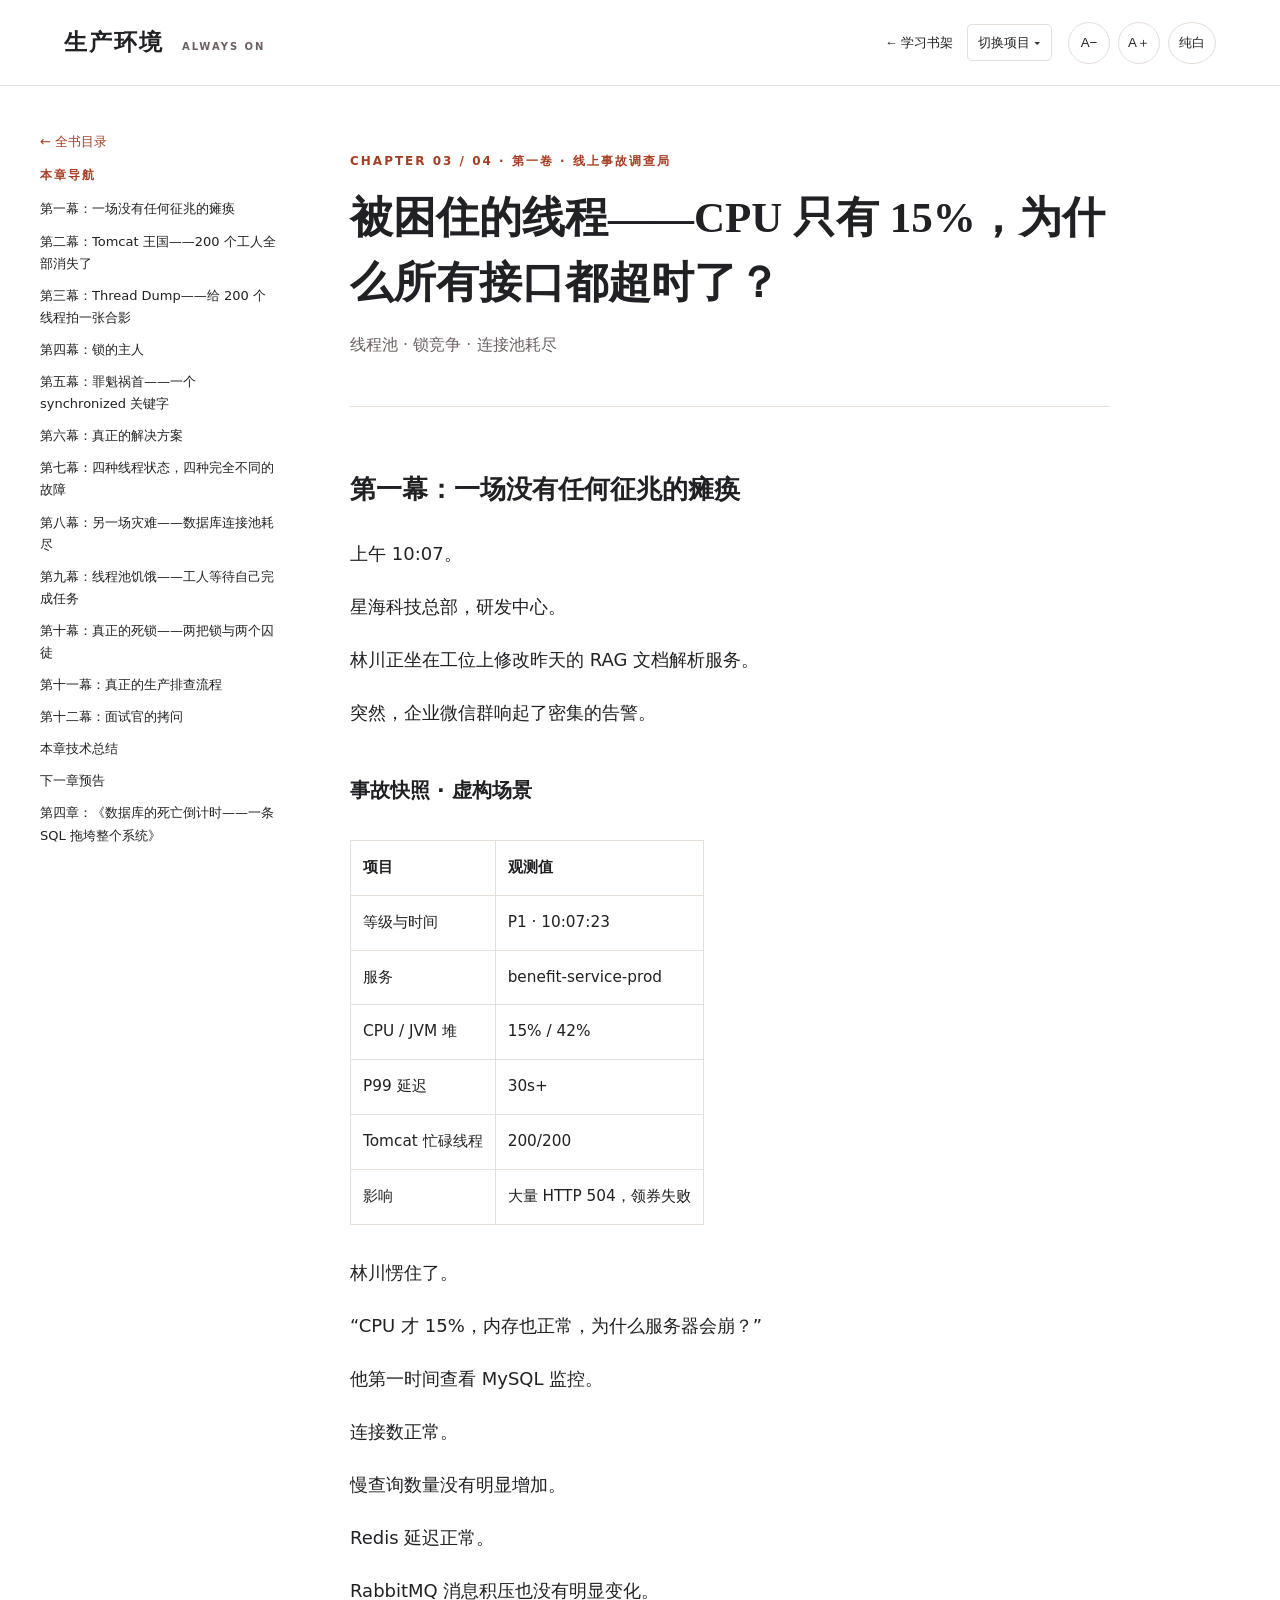
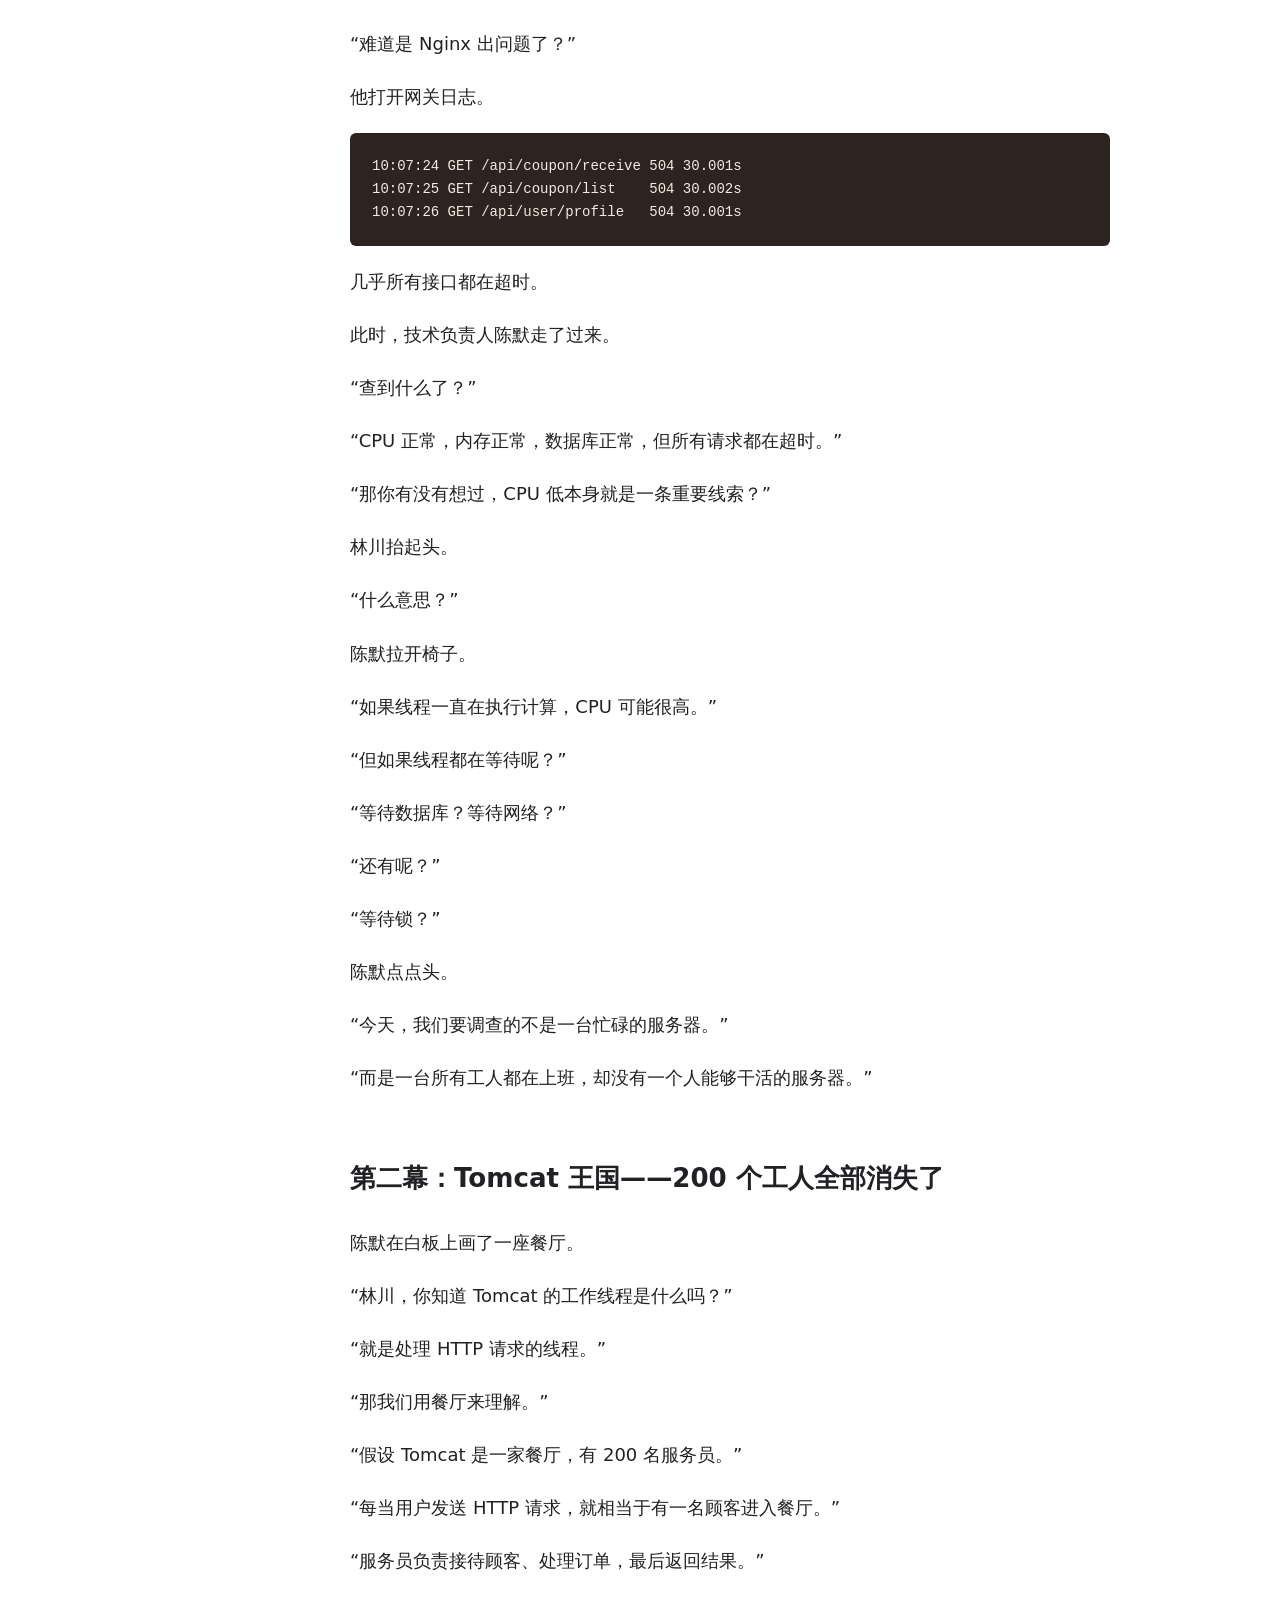
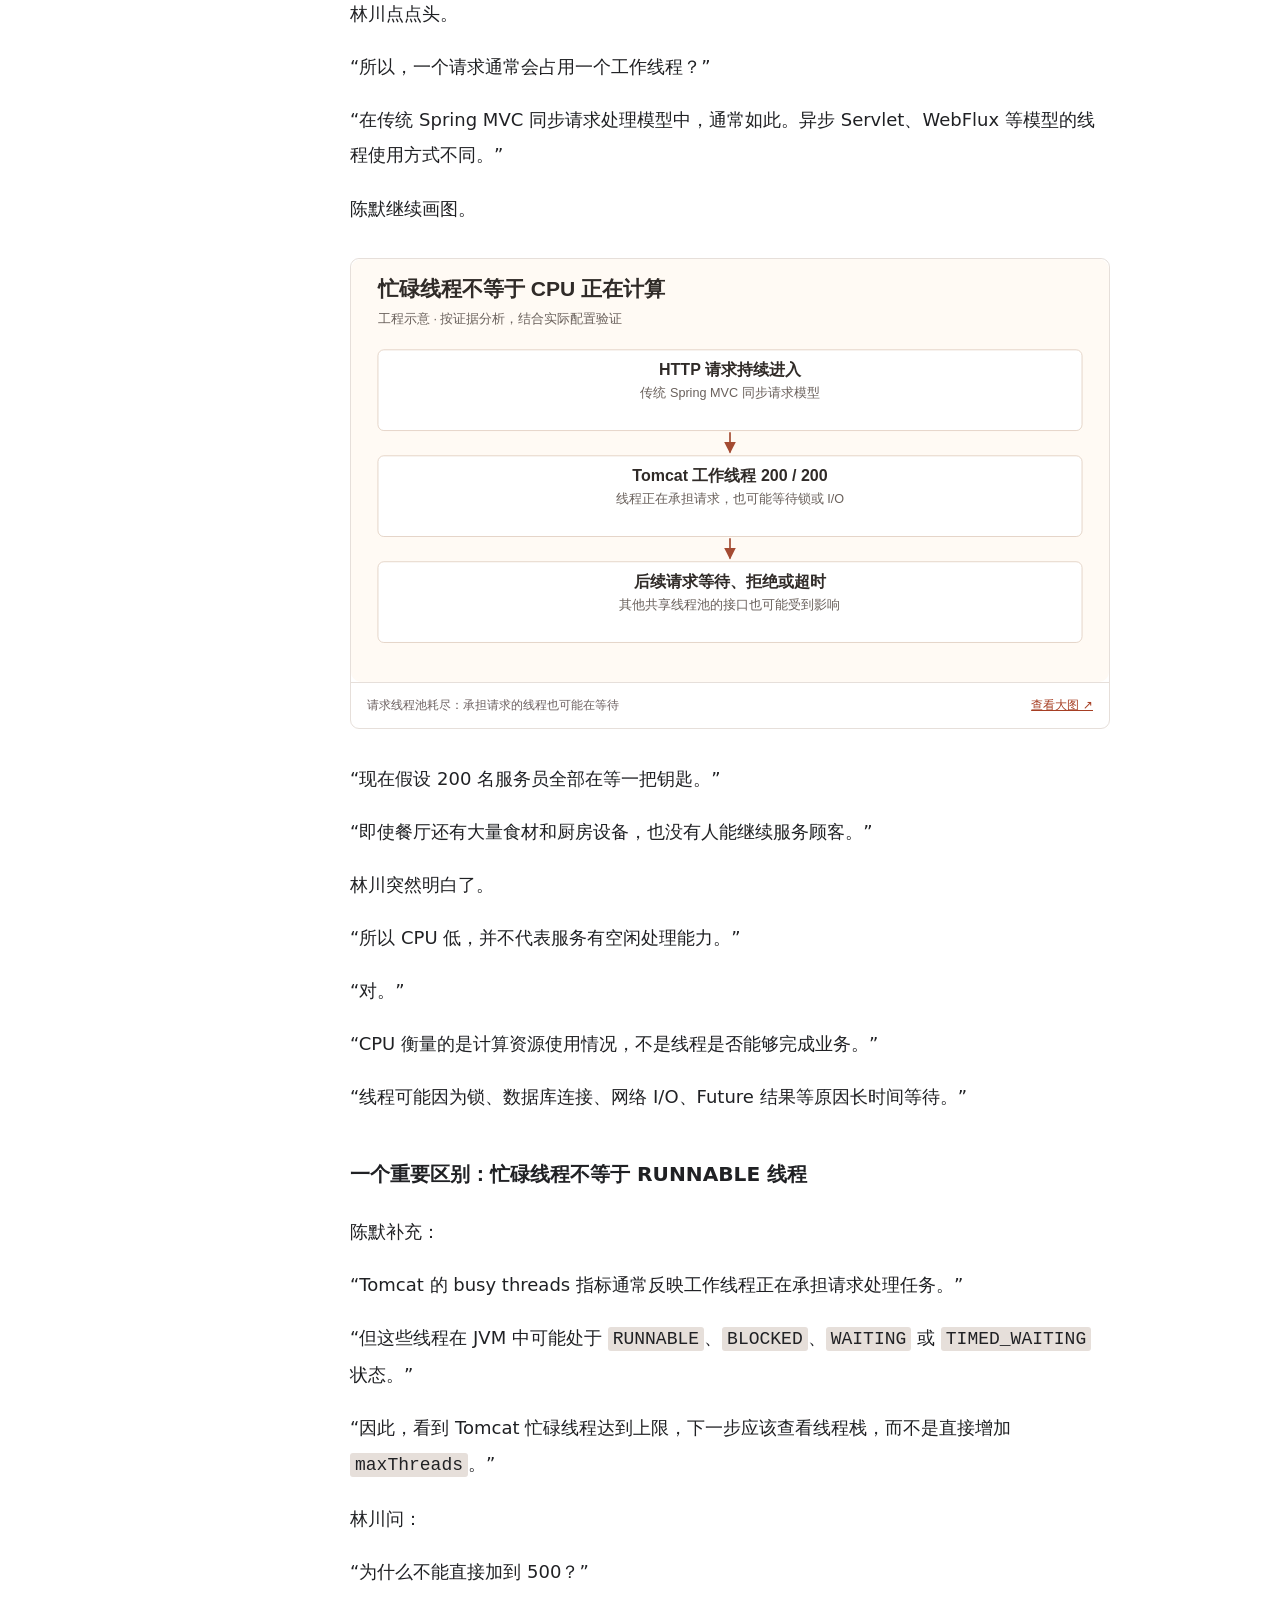
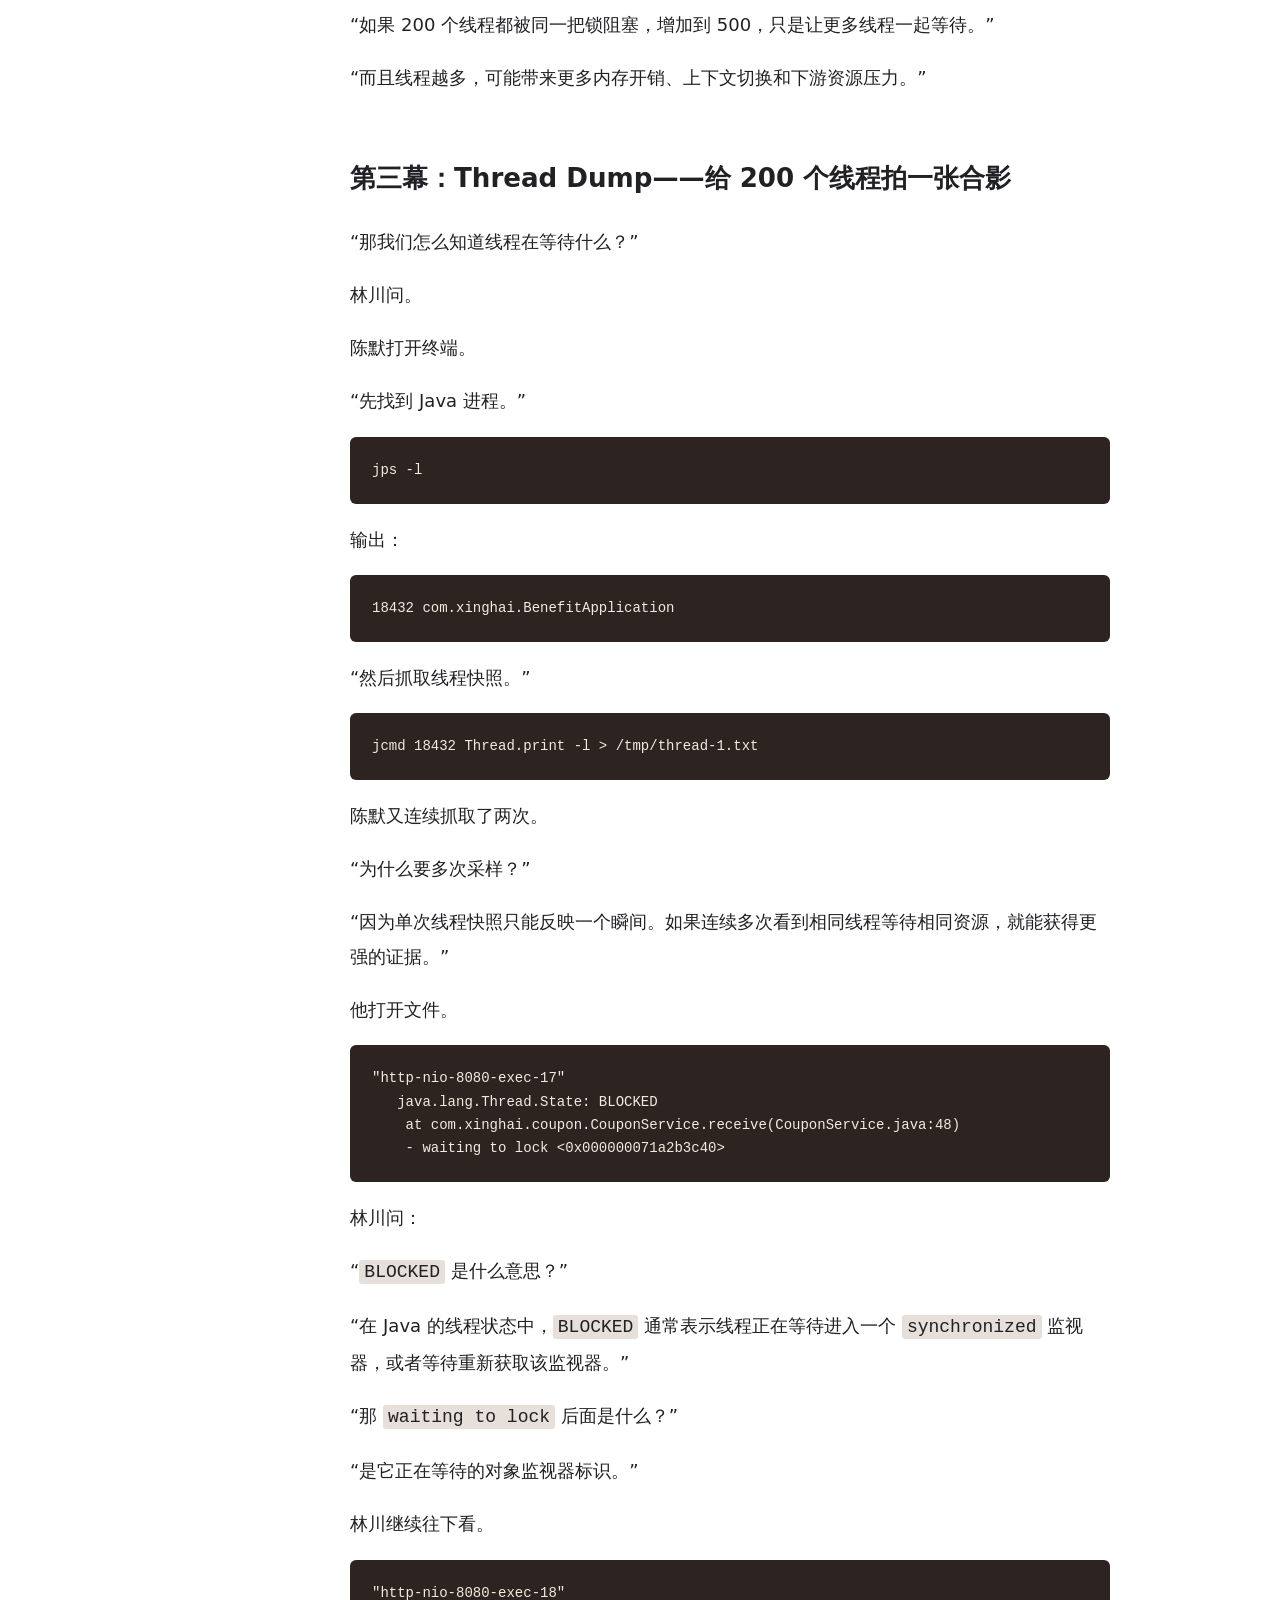
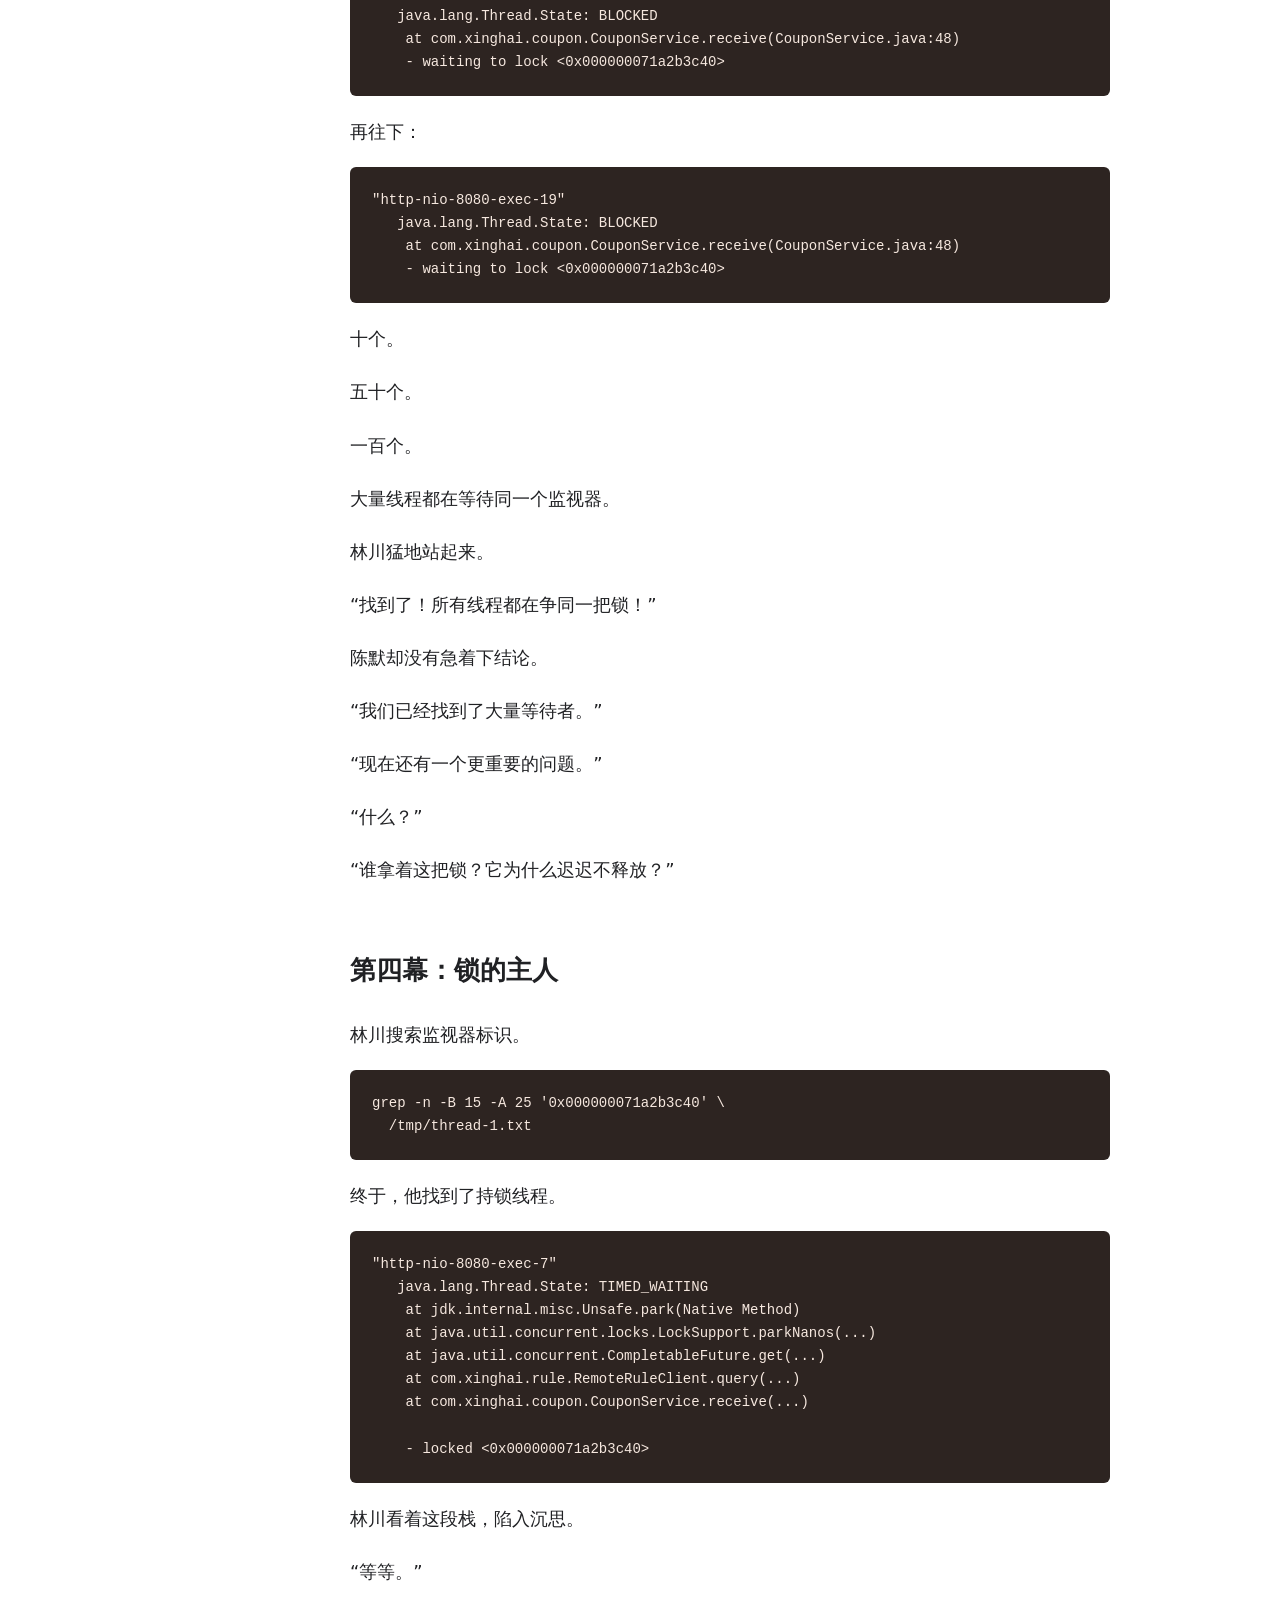
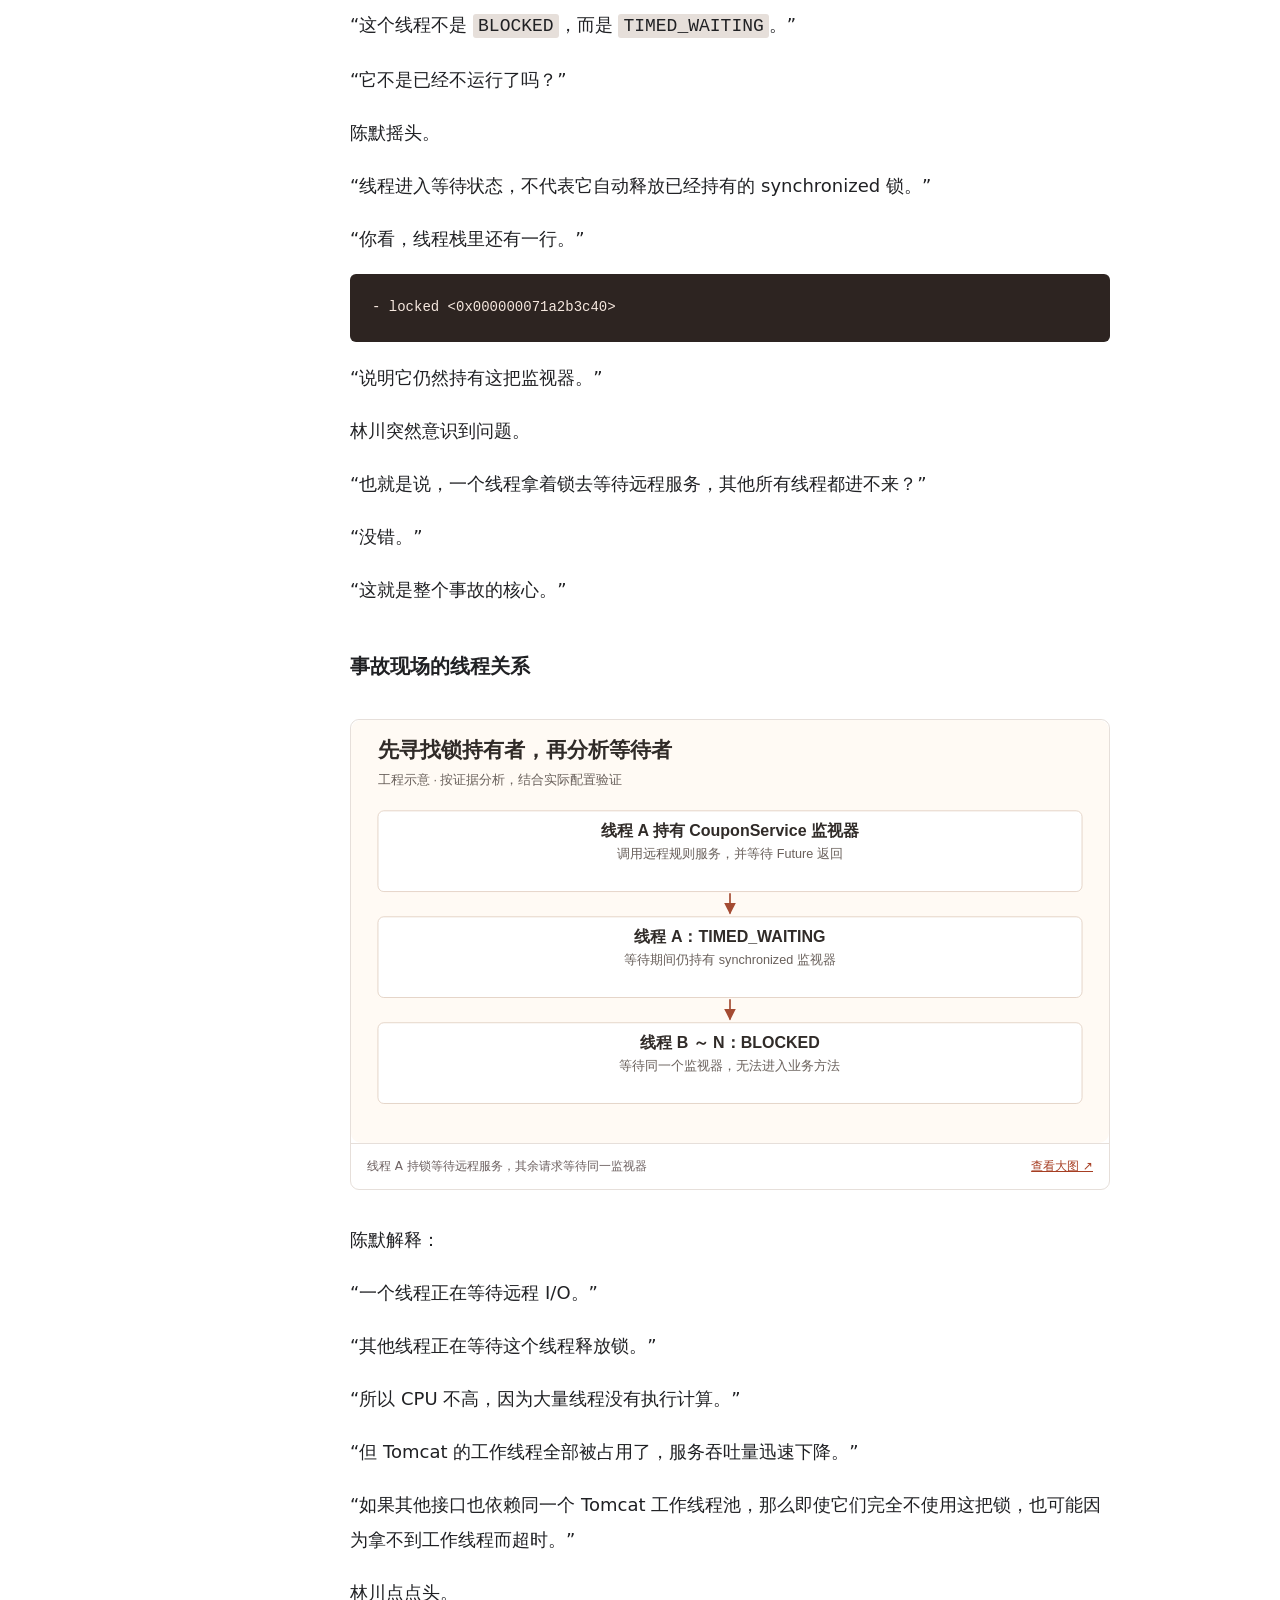
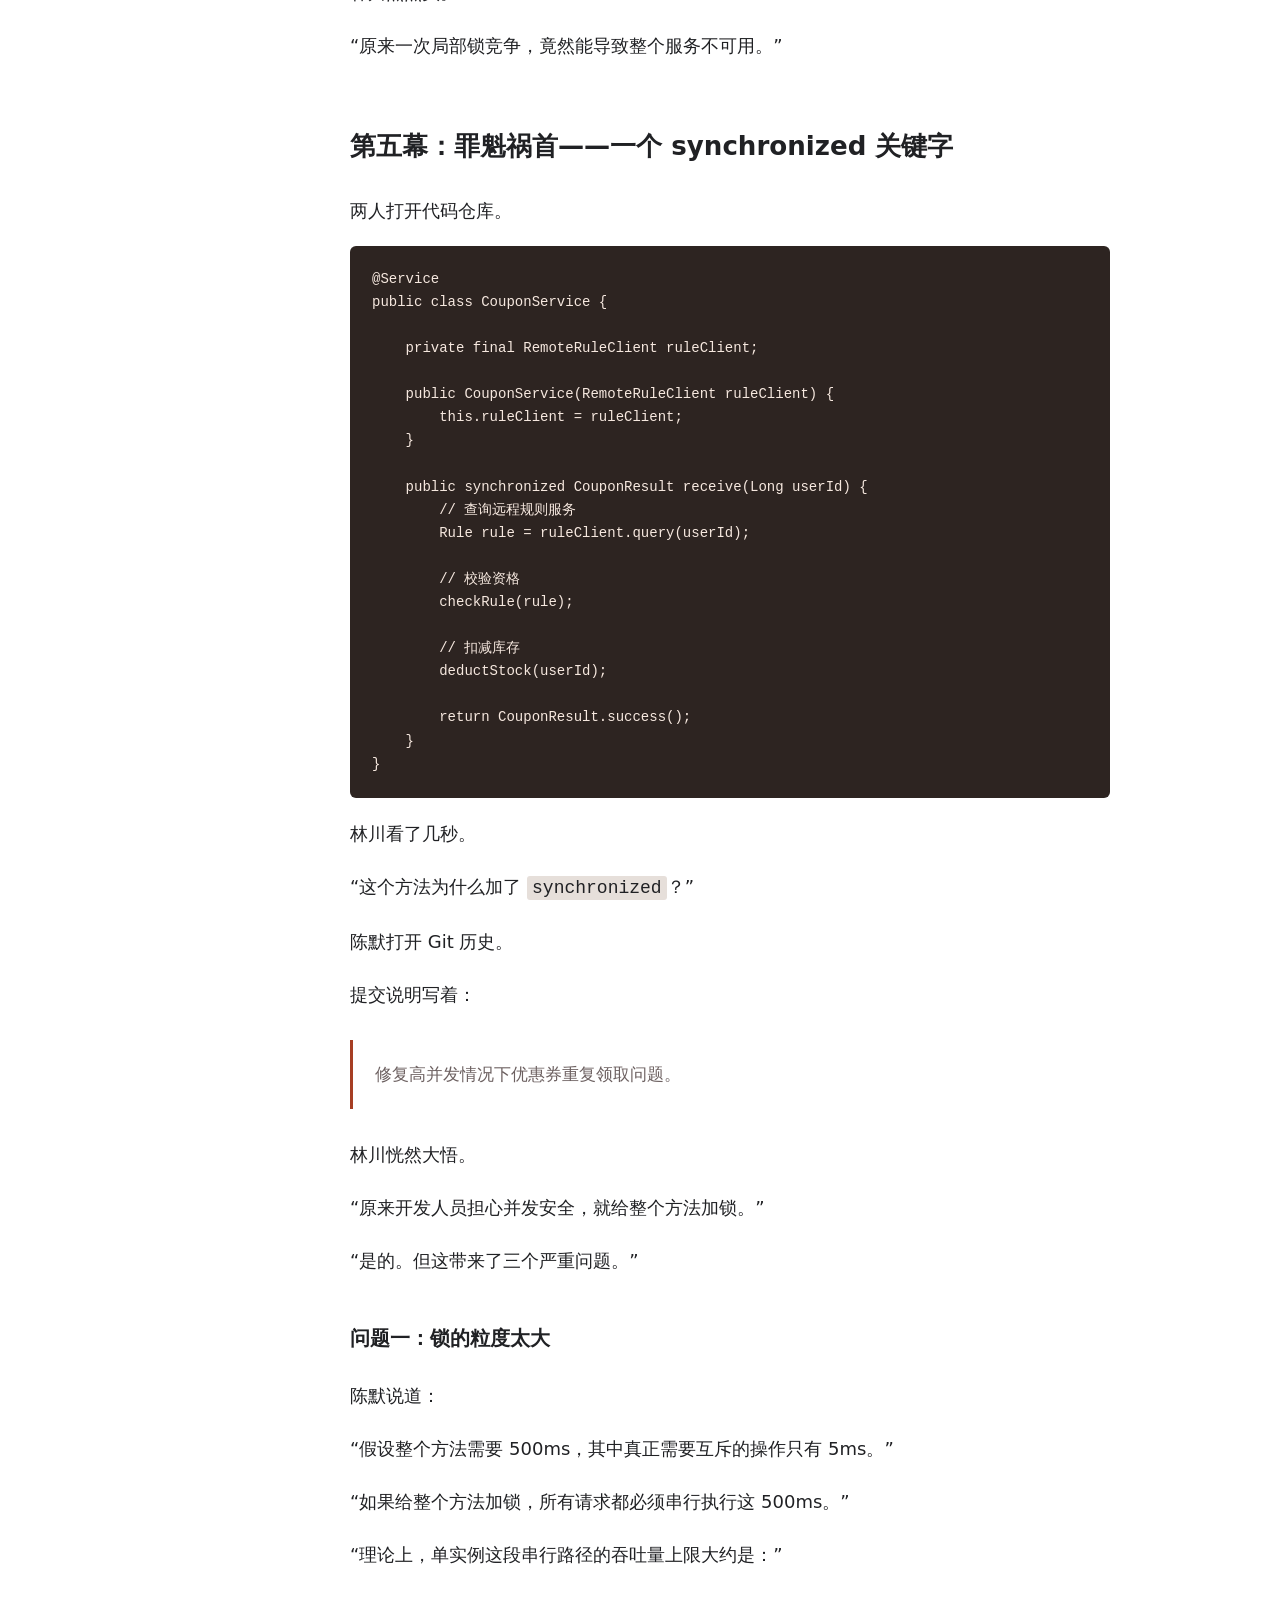
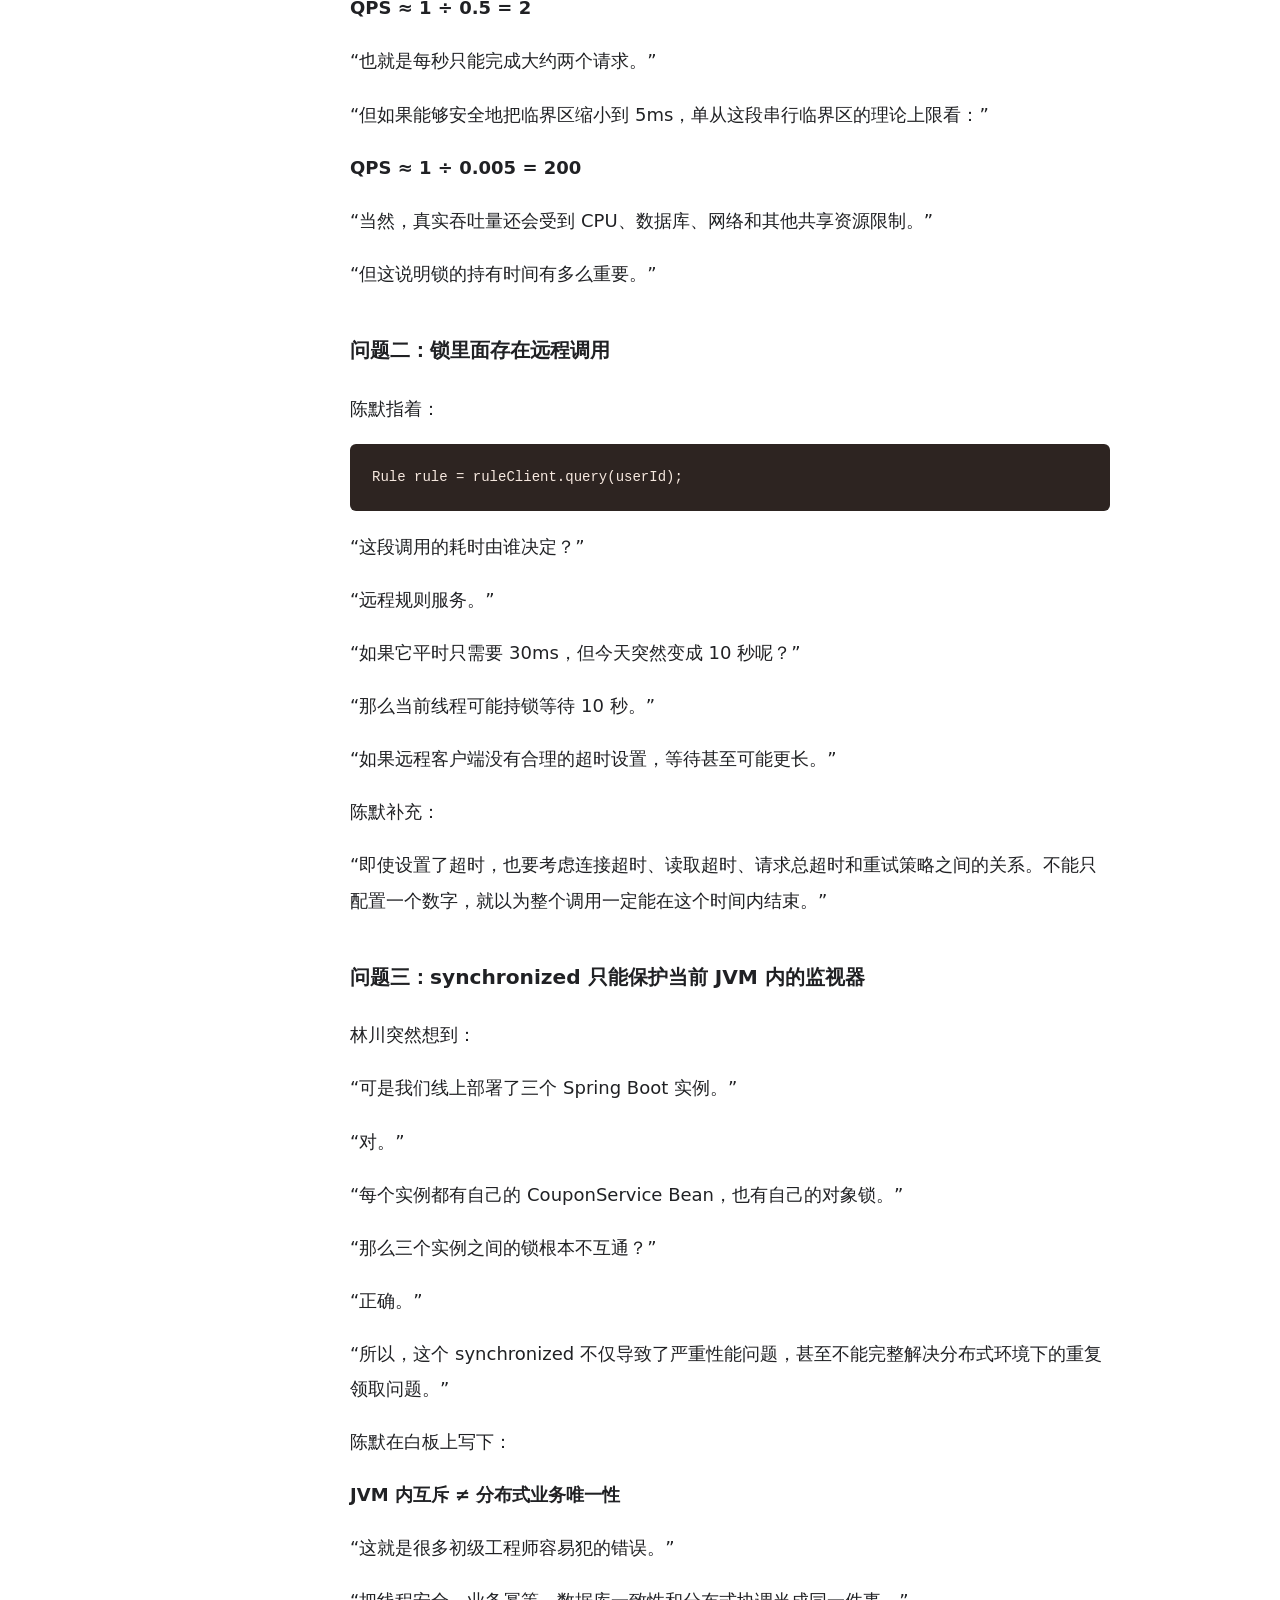
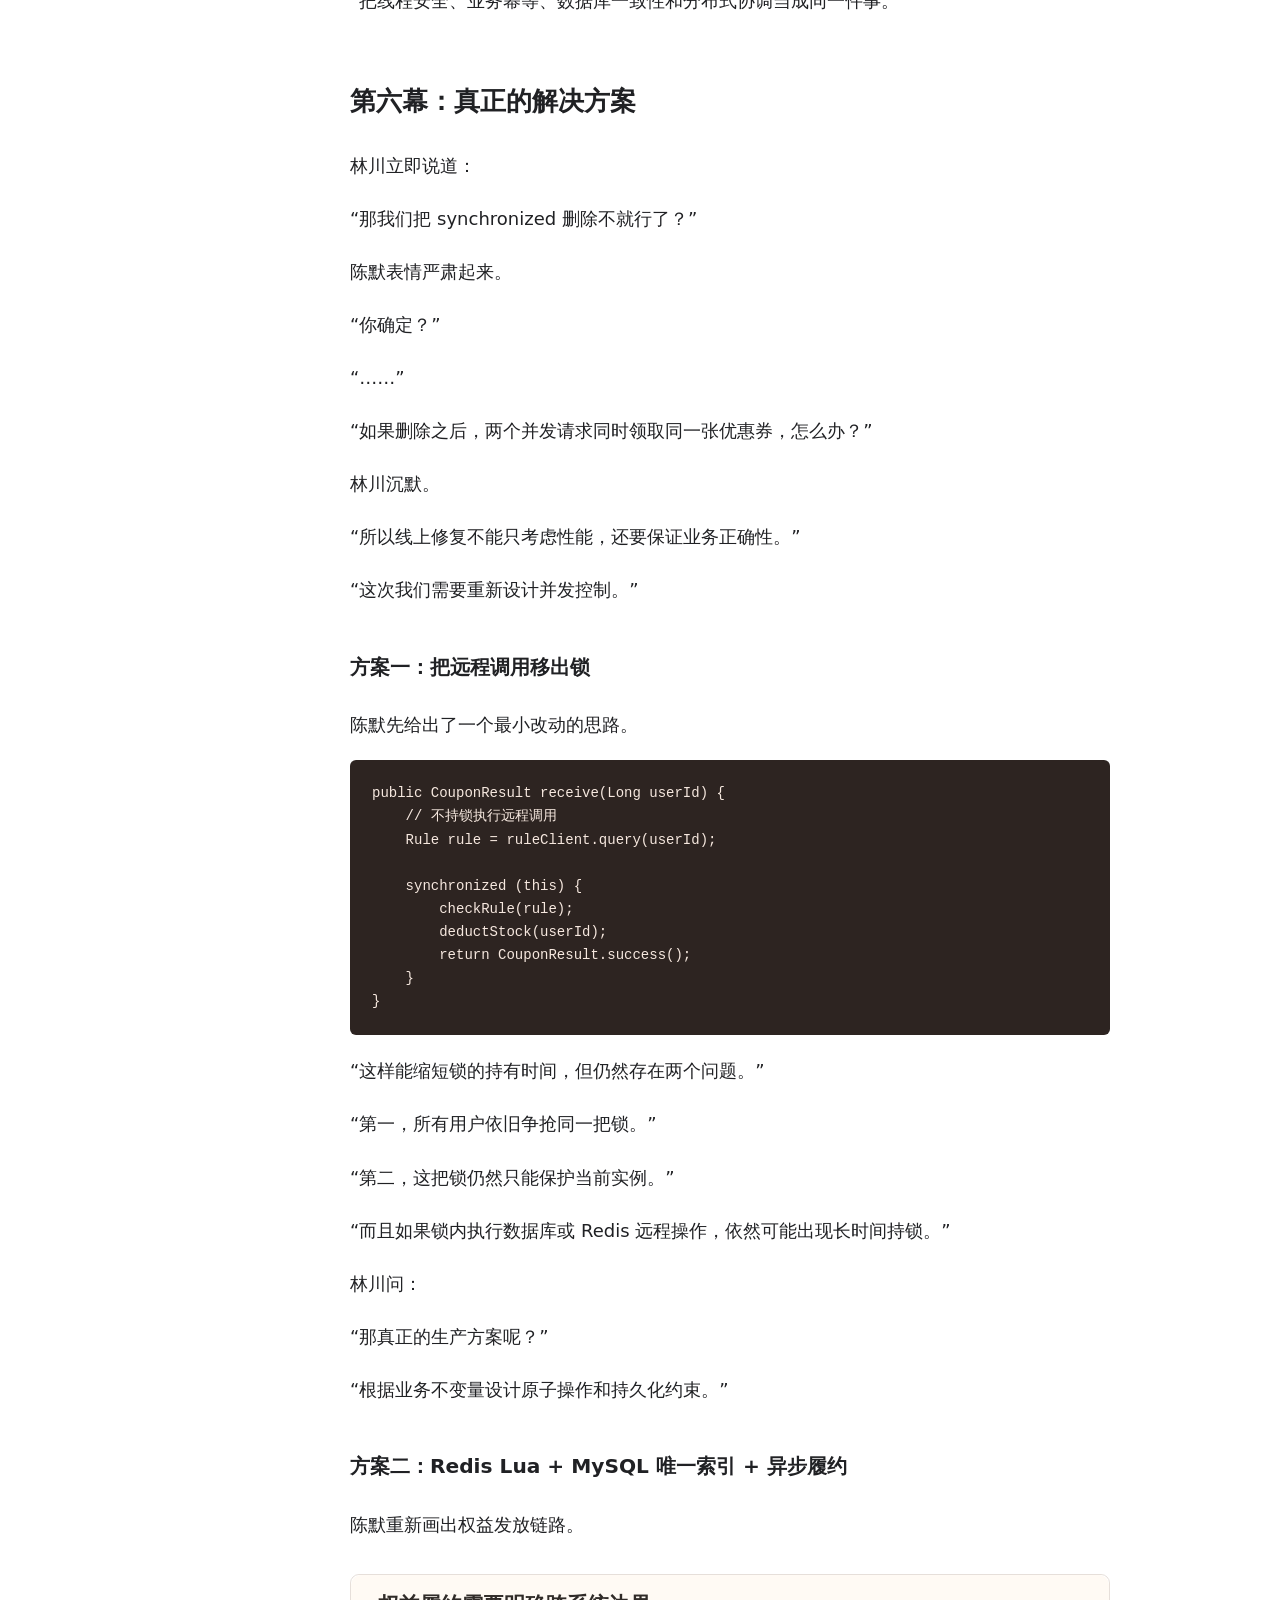
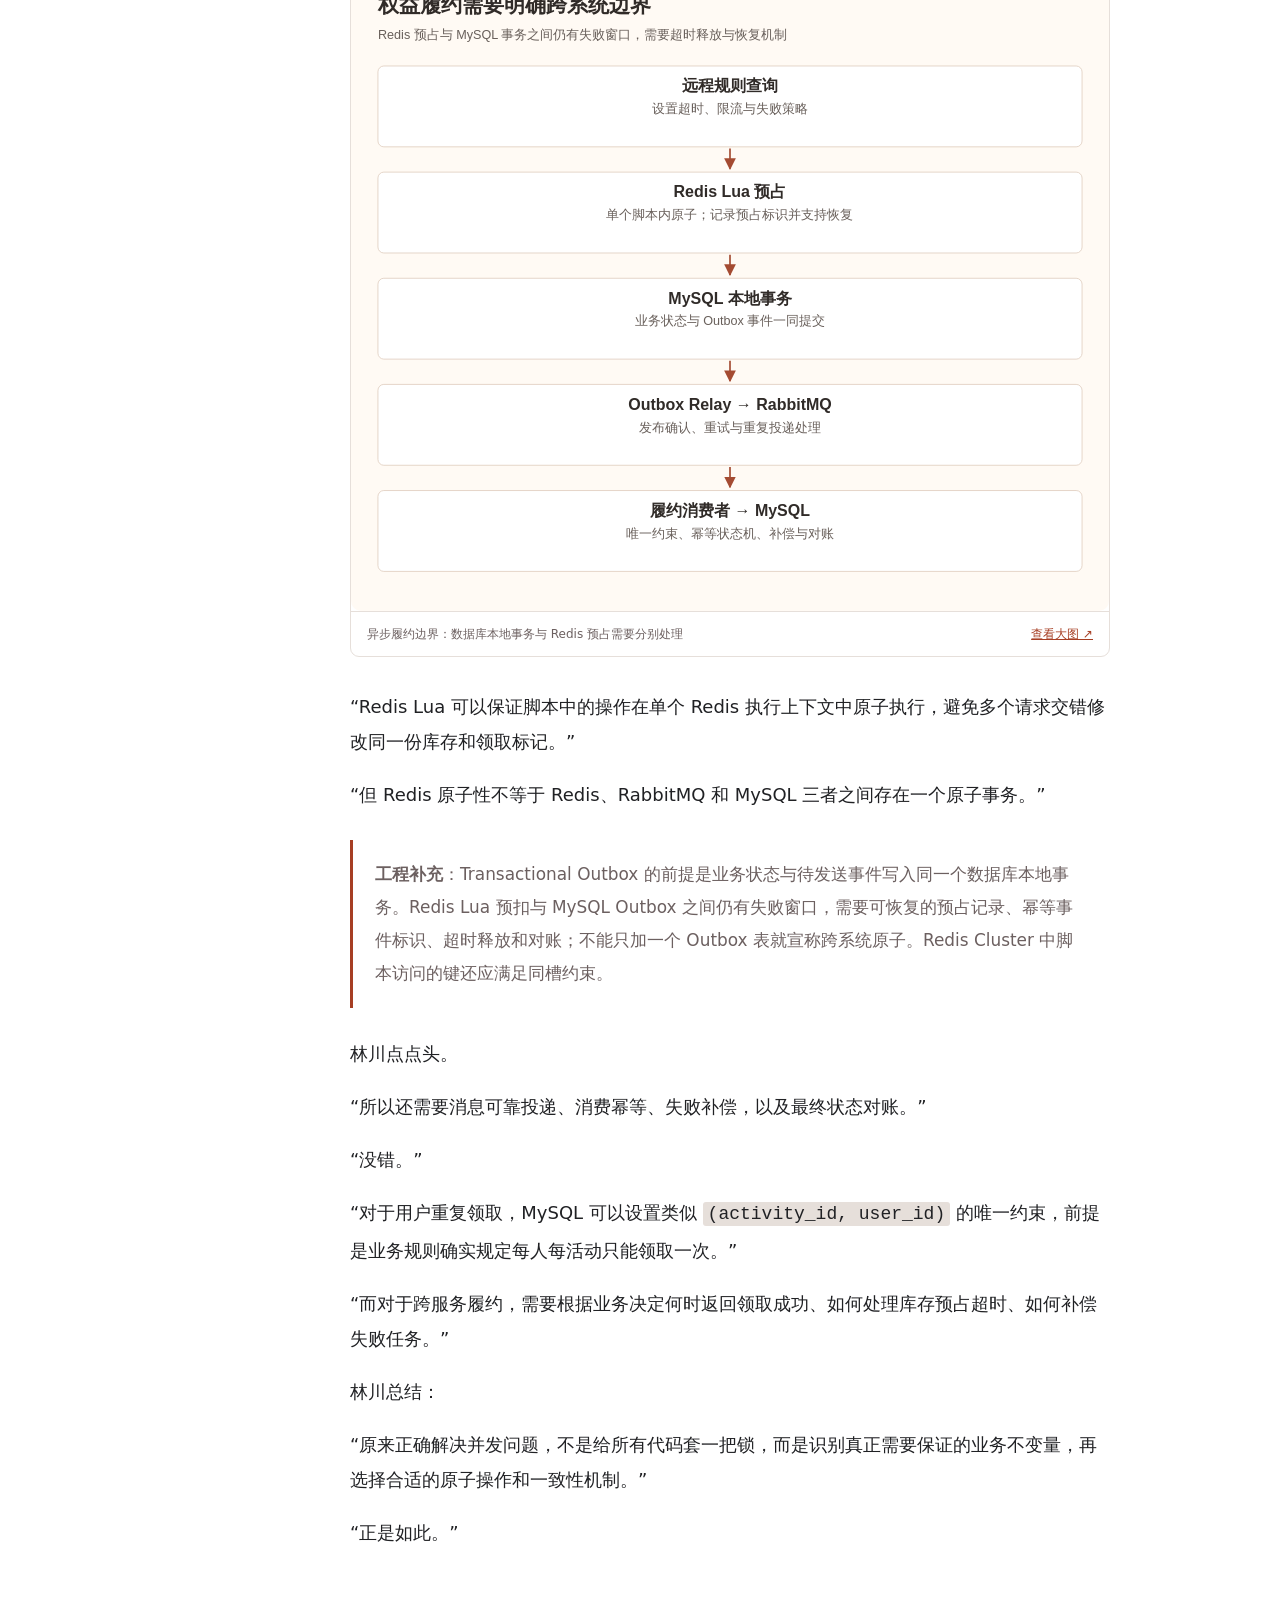
<file: docs/chapter-03.html>
<!doctype html>
<html lang="zh-CN"><head><meta charset="utf-8"><meta name="viewport" content="width=device-width, initial-scale=1"><meta name="color-scheme" content="light dark"><meta name="description" content="生产环境：永不熄灭的服务器。跟随林川与陈默，在故事中学习 Java 线上事故排查。现有 4 章，连载中，第五章待续。"><title>被困住的线程——CPU 只有 15%，为什么所有接口都超时了？ · 生产环境</title><script>try{document.documentElement.dataset.theme=localStorage.getItem('reader-theme')||'white';document.documentElement.style.setProperty('--reading-size',Math.max(16,Math.min(26,Number(localStorage.getItem('reader-size'))||18))+'px')}catch(e){}</script><link rel="stylesheet" href="style.css"><link rel="stylesheet" href="shelf-nav.css"><link rel="stylesheet" href="reader.css"><script src="app.js" defer></script></head>
<body class="reading"><a class="skip" href="#main">跳到正文</a><header><a class="brand" href="index.html">生产环境<span>ALWAYS ON</span></a><nav class="shelf-nav" aria-label="学习项目导航"><a class="shelf-home" href="/">← 学习书架</a><details class="shelf-switch"><summary>切换项目 ▾</summary><div class="shelf-menu"><a href="/pytorch-apprentice/">PyTorch：炼金术士的学徒</a><a href="/ai-era-reader/">AI 纪元</a><a href="/data-empire-reader/">数据帝国</a><a href="/rag-empire-reader/">RAG 帝国</a><a href="/system-design-reader/">系统设计</a><a href="/online-troubleshooting-reader/" aria-current="page">生产环境</a><a href="/coding-agent-reader/">Agent 帝国</a><a href="/interview-proof-reader/">面试官的审判</a><a href="/langchain-empire-reader/">LangChain 帝国</a></div></details></nav><div class="controls"><button id="smaller" aria-label="缩小字号" type="button">A−</button><button id="larger" aria-label="增大字号" type="button">A＋</button><button id="theme" aria-label="切换阅读背景" type="button">纯白</button></div></header>
<div class="reader-layout"><aside><a href="index.html">← 全书目录</a><p class="eyebrow">本章导航</p><div class="toc">
<ul>
<li><a href="#_1">第一幕：一场没有任何征兆的瘫痪</a></li>
<li><a href="#tomcat-200">第二幕：Tomcat 王国——200 个工人全部消失了</a></li>
<li><a href="#thread-dump-200">第三幕：Thread Dump——给 200 个线程拍一张合影</a></li>
<li><a href="#_3">第四幕：锁的主人</a></li>
<li><a href="#synchronized">第五幕：罪魁祸首——一个 synchronized 关键字</a></li>
<li><a href="#_7">第六幕：真正的解决方案</a></li>
<li><a href="#_9">第七幕：四种线程状态，四种完全不同的故障</a></li>
<li><a href="#_10">第八幕：另一场灾难——数据库连接池耗尽</a></li>
<li><a href="#_12">第九幕：线程池饥饿——工人等待自己完成任务</a></li>
<li><a href="#_13">第十幕：真正的死锁——两把锁与两个囚徒</a></li>
<li><a href="#_15">第十一幕：真正的生产排查流程</a></li>
<li><a href="#_16">第十二幕：面试官的拷问</a></li>
<li><a href="#_17">本章技术总结</a></li>
<li><a href="#_18">下一章预告</a></li>
<li><a href="#sql">第四章：《数据库的死亡倒计时——一条 SQL 拖垮整个系统》</a></li>
</ul>
</div>
</aside><main id="main"><div class="chapter-heading"><p class="eyebrow">CHAPTER 03 / 04 · 第一卷 · 线上事故调查局</p><h1>被困住的线程——CPU 只有 15%，为什么所有接口都超时了？</h1><p>线程池 · 锁竞争 · 连接池耗尽</p></div><details class="mobile-toc"><summary>展开本章目录</summary><div class="toc">
<ul>
<li><a href="#_1">第一幕：一场没有任何征兆的瘫痪</a></li>
<li><a href="#tomcat-200">第二幕：Tomcat 王国——200 个工人全部消失了</a></li>
<li><a href="#thread-dump-200">第三幕：Thread Dump——给 200 个线程拍一张合影</a></li>
<li><a href="#_3">第四幕：锁的主人</a></li>
<li><a href="#synchronized">第五幕：罪魁祸首——一个 synchronized 关键字</a></li>
<li><a href="#_7">第六幕：真正的解决方案</a></li>
<li><a href="#_9">第七幕：四种线程状态，四种完全不同的故障</a></li>
<li><a href="#_10">第八幕：另一场灾难——数据库连接池耗尽</a></li>
<li><a href="#_12">第九幕：线程池饥饿——工人等待自己完成任务</a></li>
<li><a href="#_13">第十幕：真正的死锁——两把锁与两个囚徒</a></li>
<li><a href="#_15">第十一幕：真正的生产排查流程</a></li>
<li><a href="#_16">第十二幕：面试官的拷问</a></li>
<li><a href="#_17">本章技术总结</a></li>
<li><a href="#_18">下一章预告</a></li>
<li><a href="#sql">第四章：《数据库的死亡倒计时——一条 SQL 拖垮整个系统》</a></li>
</ul>
</div>
</details><article><h2 id="_1">第一幕：一场没有任何征兆的瘫痪</h2>
<p>上午 10:07。</p>
<p>星海科技总部，研发中心。</p>
<p>林川正坐在工位上修改昨天的 RAG 文档解析服务。</p>
<p>突然，企业微信群响起了密集的告警。</p>
<h3 id="_2">事故快照 · 虚构场景</h3>
<table>
<thead>
<tr>
<th>项目</th>
<th>观测值</th>
</tr>
</thead>
<tbody>
<tr>
<td>等级与时间</td>
<td>P1 · 10:07:23</td>
</tr>
<tr>
<td>服务</td>
<td>benefit-service-prod</td>
</tr>
<tr>
<td>CPU / JVM 堆</td>
<td>15% / 42%</td>
</tr>
<tr>
<td>P99 延迟</td>
<td>30s+</td>
</tr>
<tr>
<td>Tomcat 忙碌线程</td>
<td>200/200</td>
</tr>
<tr>
<td>影响</td>
<td>大量 HTTP 504，领券失败</td>
</tr>
</tbody>
</table>
<p>林川愣住了。</p>
<p>“CPU 才 15%，内存也正常，为什么服务器会崩？”</p>
<p>他第一时间查看 MySQL 监控。</p>
<p>连接数正常。</p>
<p>慢查询数量没有明显增加。</p>
<p>Redis 延迟正常。</p>
<p>RabbitMQ 消息积压也没有明显变化。</p>
<p>“难道是 Nginx 出问题了？”</p>
<p>他打开网关日志。</p>
<pre><code>10:07:24 GET /api/coupon/receive 504 30.001s
10:07:25 GET /api/coupon/list    504 30.002s
10:07:26 GET /api/user/profile   504 30.001s
</code></pre>
<p>几乎所有接口都在超时。</p>
<p>此时，技术负责人陈默走了过来。</p>
<p>“查到什么了？”</p>
<p>“CPU 正常，内存正常，数据库正常，但所有请求都在超时。”</p>
<p>“那你有没有想过，CPU 低本身就是一条重要线索？”</p>
<p>林川抬起头。</p>
<p>“什么意思？”</p>
<p>陈默拉开椅子。</p>
<p>“如果线程一直在执行计算，CPU 可能很高。”</p>
<p>“但如果线程都在等待呢？”</p>
<p>“等待数据库？等待网络？”</p>
<p>“还有呢？”</p>
<p>“等待锁？”</p>
<p>陈默点点头。</p>
<p>“今天，我们要调查的不是一台忙碌的服务器。”</p>
<p>“而是一台所有工人都在上班，却没有一个人能够干活的服务器。”</p>
<h2 id="tomcat-200">第二幕：Tomcat 王国——200 个工人全部消失了</h2>
<p>陈默在白板上画了一座餐厅。</p>
<p>“林川，你知道 Tomcat 的工作线程是什么吗？”</p>
<p>“就是处理 HTTP 请求的线程。”</p>
<p>“那我们用餐厅来理解。”</p>
<p>“假设 Tomcat 是一家餐厅，有 200 名服务员。”</p>
<p>“每当用户发送 HTTP 请求，就相当于有一名顾客进入餐厅。”</p>
<p>“服务员负责接待顾客、处理订单，最后返回结果。”</p>
<p>林川点点头。</p>
<p>“所以，一个请求通常会占用一个工作线程？”</p>
<p>“在传统 Spring MVC 同步请求处理模型中，通常如此。异步 Servlet、WebFlux 等模型的线程使用方式不同。”</p>
<p>陈默继续画图。</p>
<figure class="architecture"><div class="diagram-frame" tabindex="0" role="region" aria-label="请求线程池耗尽：承担请求的线程也可能在等待，可横向滚动"><img alt="请求线程池耗尽：承担请求的线程也可能在等待" src="diagrams/thread-pool.svg" /></div><figcaption><span>请求线程池耗尽：承担请求的线程也可能在等待</span><span class="figure-links"><a href="diagrams/thread-pool.svg" target="_blank" rel="noopener">查看大图 ↗</a></span></figcaption></figure>
<p>“现在假设 200 名服务员全部在等一把钥匙。”</p>
<p>“即使餐厅还有大量食材和厨房设备，也没有人能继续服务顾客。”</p>
<p>林川突然明白了。</p>
<p>“所以 CPU 低，并不代表服务有空闲处理能力。”</p>
<p>“对。”</p>
<p>“CPU 衡量的是计算资源使用情况，不是线程是否能够完成业务。”</p>
<p>“线程可能因为锁、数据库连接、网络 I/O、Future 结果等原因长时间等待。”</p>
<h3 id="runnable">一个重要区别：忙碌线程不等于 RUNNABLE 线程</h3>
<p>陈默补充：</p>
<p>“Tomcat 的 busy threads 指标通常反映工作线程正在承担请求处理任务。”</p>
<p>“但这些线程在 JVM 中可能处于 <code>RUNNABLE</code>、<code>BLOCKED</code>、<code>WAITING</code> 或 <code>TIMED_WAITING</code> 状态。”</p>
<p>“因此，看到 Tomcat 忙碌线程达到上限，下一步应该查看线程栈，而不是直接增加 <code>maxThreads</code>。”</p>
<p>林川问：</p>
<p>“为什么不能直接加到 500？”</p>
<p>“如果 200 个线程都被同一把锁阻塞，增加到 500，只是让更多线程一起等待。”</p>
<p>“而且线程越多，可能带来更多内存开销、上下文切换和下游资源压力。”</p>
<h2 id="thread-dump-200">第三幕：Thread Dump——给 200 个线程拍一张合影</h2>
<p>“那我们怎么知道线程在等待什么？”</p>
<p>林川问。</p>
<p>陈默打开终端。</p>
<p>“先找到 Java 进程。”</p>
<pre><code>jps -l
</code></pre>
<p>输出：</p>
<pre><code>18432 com.xinghai.BenefitApplication
</code></pre>
<p>“然后抓取线程快照。”</p>
<pre><code>jcmd 18432 Thread.print -l &gt; /tmp/thread-1.txt
</code></pre>
<p>陈默又连续抓取了两次。</p>
<p>“为什么要多次采样？”</p>
<p>“因为单次线程快照只能反映一个瞬间。如果连续多次看到相同线程等待相同资源，就能获得更强的证据。”</p>
<p>他打开文件。</p>
<pre><code>&quot;http-nio-8080-exec-17&quot;
   java.lang.Thread.State: BLOCKED
    at com.xinghai.coupon.CouponService.receive(CouponService.java:48)
    - waiting to lock &lt;0x000000071a2b3c40&gt;
</code></pre>
<p>林川问：</p>
<p>“<code>BLOCKED</code> 是什么意思？”</p>
<p>“在 Java 的线程状态中，<code>BLOCKED</code> 通常表示线程正在等待进入一个 <code>synchronized</code> 监视器，或者等待重新获取该监视器。”</p>
<p>“那 <code>waiting to lock</code> 后面是什么？”</p>
<p>“是它正在等待的对象监视器标识。”</p>
<p>林川继续往下看。</p>
<pre><code>&quot;http-nio-8080-exec-18&quot;
   java.lang.Thread.State: BLOCKED
    at com.xinghai.coupon.CouponService.receive(CouponService.java:48)
    - waiting to lock &lt;0x000000071a2b3c40&gt;
</code></pre>
<p>再往下：</p>
<pre><code>&quot;http-nio-8080-exec-19&quot;
   java.lang.Thread.State: BLOCKED
    at com.xinghai.coupon.CouponService.receive(CouponService.java:48)
    - waiting to lock &lt;0x000000071a2b3c40&gt;
</code></pre>
<p>十个。</p>
<p>五十个。</p>
<p>一百个。</p>
<p>大量线程都在等待同一个监视器。</p>
<p>林川猛地站起来。</p>
<p>“找到了！所有线程都在争同一把锁！”</p>
<p>陈默却没有急着下结论。</p>
<p>“我们已经找到了大量等待者。”</p>
<p>“现在还有一个更重要的问题。”</p>
<p>“什么？”</p>
<p>“谁拿着这把锁？它为什么迟迟不释放？”</p>
<h2 id="_3">第四幕：锁的主人</h2>
<p>林川搜索监视器标识。</p>
<pre><code>grep -n -B 15 -A 25 '0x000000071a2b3c40' \
  /tmp/thread-1.txt
</code></pre>
<p>终于，他找到了持锁线程。</p>
<pre><code>&quot;http-nio-8080-exec-7&quot;
   java.lang.Thread.State: TIMED_WAITING
    at jdk.internal.misc.Unsafe.park(Native Method)
    at java.util.concurrent.locks.LockSupport.parkNanos(...)
    at java.util.concurrent.CompletableFuture.get(...)
    at com.xinghai.rule.RemoteRuleClient.query(...)
    at com.xinghai.coupon.CouponService.receive(...)

    - locked &lt;0x000000071a2b3c40&gt;
</code></pre>
<p>林川看着这段栈，陷入沉思。</p>
<p>“等等。”</p>
<p>“这个线程不是 <code>BLOCKED</code>，而是 <code>TIMED_WAITING</code>。”</p>
<p>“它不是已经不运行了吗？”</p>
<p>陈默摇头。</p>
<p>“线程进入等待状态，不代表它自动释放已经持有的 synchronized 锁。”</p>
<p>“你看，线程栈里还有一行。”</p>
<pre><code>- locked &lt;0x000000071a2b3c40&gt;
</code></pre>
<p>“说明它仍然持有这把监视器。”</p>
<p>林川突然意识到问题。</p>
<p>“也就是说，一个线程拿着锁去等待远程服务，其他所有线程都进不来？”</p>
<p>“没错。”</p>
<p>“这就是整个事故的核心。”</p>
<h3 id="_4">事故现场的线程关系</h3>
<figure class="architecture"><div class="diagram-frame" tabindex="0" role="region" aria-label="线程 A 持锁等待远程服务，其余请求等待同一监视器，可横向滚动"><img alt="线程 A 持锁等待远程服务，其余请求等待同一监视器" src="diagrams/lock-owner.svg" /></div><figcaption><span>线程 A 持锁等待远程服务，其余请求等待同一监视器</span><span class="figure-links"><a href="diagrams/lock-owner.svg" target="_blank" rel="noopener">查看大图 ↗</a></span></figcaption></figure>
<p>陈默解释：</p>
<p>“一个线程正在等待远程 I/O。”</p>
<p>“其他线程正在等待这个线程释放锁。”</p>
<p>“所以 CPU 不高，因为大量线程没有执行计算。”</p>
<p>“但 Tomcat 的工作线程全部被占用了，服务吞吐量迅速下降。”</p>
<p>“如果其他接口也依赖同一个 Tomcat 工作线程池，那么即使它们完全不使用这把锁，也可能因为拿不到工作线程而超时。”</p>
<p>林川点点头。</p>
<p>“原来一次局部锁竞争，竟然能导致整个服务不可用。”</p>
<h2 id="synchronized">第五幕：罪魁祸首——一个 synchronized 关键字</h2>
<p>两人打开代码仓库。</p>
<pre><code>@Service
public class CouponService {

    private final RemoteRuleClient ruleClient;

    public CouponService(RemoteRuleClient ruleClient) {
        this.ruleClient = ruleClient;
    }

    public synchronized CouponResult receive(Long userId) {
        // 查询远程规则服务
        Rule rule = ruleClient.query(userId);

        // 校验资格
        checkRule(rule);

        // 扣减库存
        deductStock(userId);

        return CouponResult.success();
    }
}
</code></pre>
<p>林川看了几秒。</p>
<p>“这个方法为什么加了 <code>synchronized</code>？”</p>
<p>陈默打开 Git 历史。</p>
<p>提交说明写着：</p>
<blockquote>
<p>修复高并发情况下优惠券重复领取问题。</p>
</blockquote>
<p>林川恍然大悟。</p>
<p>“原来开发人员担心并发安全，就给整个方法加锁。”</p>
<p>“是的。但这带来了三个严重问题。”</p>
<h3 id="_5">问题一：锁的粒度太大</h3>
<p>陈默说道：</p>
<p>“假设整个方法需要 500ms，其中真正需要互斥的操作只有 5ms。”</p>
<p>“如果给整个方法加锁，所有请求都必须串行执行这 500ms。”</p>
<p>“理论上，单实例这段串行路径的吞吐量上限大约是：”</p>
<p><strong>QPS ≈ 1 ÷ 0.5 = 2</strong></p>
<p>“也就是每秒只能完成大约两个请求。”</p>
<p>“但如果能够安全地把临界区缩小到 5ms，单从这段串行临界区的理论上限看：”</p>
<p><strong>QPS ≈ 1 ÷ 0.005 = 200</strong></p>
<p>“当然，真实吞吐量还会受到 CPU、数据库、网络和其他共享资源限制。”</p>
<p>“但这说明锁的持有时间有多么重要。”</p>
<h3 id="_6">问题二：锁里面存在远程调用</h3>
<p>陈默指着：</p>
<pre><code>Rule rule = ruleClient.query(userId);
</code></pre>
<p>“这段调用的耗时由谁决定？”</p>
<p>“远程规则服务。”</p>
<p>“如果它平时只需要 30ms，但今天突然变成 10 秒呢？”</p>
<p>“那么当前线程可能持锁等待 10 秒。”</p>
<p>“如果远程客户端没有合理的超时设置，等待甚至可能更长。”</p>
<p>陈默补充：</p>
<p>“即使设置了超时，也要考虑连接超时、读取超时、请求总超时和重试策略之间的关系。不能只配置一个数字，就以为整个调用一定能在这个时间内结束。”</p>
<h3 id="synchronized-jvm">问题三：synchronized 只能保护当前 JVM 内的监视器</h3>
<p>林川突然想到：</p>
<p>“可是我们线上部署了三个 Spring Boot 实例。”</p>
<p>“对。”</p>
<p>“每个实例都有自己的 CouponService Bean，也有自己的对象锁。”</p>
<p>“那么三个实例之间的锁根本不互通？”</p>
<p>“正确。”</p>
<p>“所以，这个 synchronized 不仅导致了严重性能问题，甚至不能完整解决分布式环境下的重复领取问题。”</p>
<p>陈默在白板上写下：</p>
<p><strong>JVM 内互斥 ≠ 分布式业务唯一性</strong></p>
<p>“这就是很多初级工程师容易犯的错误。”</p>
<p>“把线程安全、业务幂等、数据库一致性和分布式协调当成同一件事。”</p>
<h2 id="_7">第六幕：真正的解决方案</h2>
<p>林川立即说道：</p>
<p>“那我们把 synchronized 删除不就行了？”</p>
<p>陈默表情严肃起来。</p>
<p>“你确定？”</p>
<p>“……”</p>
<p>“如果删除之后，两个并发请求同时领取同一张优惠券，怎么办？”</p>
<p>林川沉默。</p>
<p>“所以线上修复不能只考虑性能，还要保证业务正确性。”</p>
<p>“这次我们需要重新设计并发控制。”</p>
<h3 id="_8">方案一：把远程调用移出锁</h3>
<p>陈默先给出了一个最小改动的思路。</p>
<pre><code>public CouponResult receive(Long userId) {
    // 不持锁执行远程调用
    Rule rule = ruleClient.query(userId);

    synchronized (this) {
        checkRule(rule);
        deductStock(userId);
        return CouponResult.success();
    }
}
</code></pre>
<p>“这样能缩短锁的持有时间，但仍然存在两个问题。”</p>
<p>“第一，所有用户依旧争抢同一把锁。”</p>
<p>“第二，这把锁仍然只能保护当前实例。”</p>
<p>“而且如果锁内执行数据库或 Redis 远程操作，依然可能出现长时间持锁。”</p>
<p>林川问：</p>
<p>“那真正的生产方案呢？”</p>
<p>“根据业务不变量设计原子操作和持久化约束。”</p>
<h3 id="redis-lua-mysql">方案二：Redis Lua + MySQL 唯一索引 + 异步履约</h3>
<p>陈默重新画出权益发放链路。</p>
<figure class="architecture"><div class="diagram-frame" tabindex="0" role="region" aria-label="异步履约边界：数据库本地事务与 Redis 预占需要分别处理，可横向滚动"><img alt="异步履约边界：数据库本地事务与 Redis 预占需要分别处理" src="diagrams/fulfillment.svg" /></div><figcaption><span>异步履约边界：数据库本地事务与 Redis 预占需要分别处理</span><span class="figure-links"><a href="diagrams/fulfillment.svg" target="_blank" rel="noopener">查看大图 ↗</a></span></figcaption></figure>
<p>“Redis Lua 可以保证脚本中的操作在单个 Redis 执行上下文中原子执行，避免多个请求交错修改同一份库存和领取标记。”</p>
<p>“但 Redis 原子性不等于 Redis、RabbitMQ 和 MySQL 三者之间存在一个原子事务。”</p>
<blockquote>
<p><strong>工程补充</strong>：Transactional Outbox 的前提是业务状态与待发送事件写入同一个数据库本地事务。Redis Lua 预扣与 MySQL Outbox 之间仍有失败窗口，需要可恢复的预占记录、幂等事件标识、超时释放和对账；不能只加一个 Outbox 表就宣称跨系统原子。Redis Cluster 中脚本访问的键还应满足同槽约束。</p>
</blockquote>
<p>林川点点头。</p>
<p>“所以还需要消息可靠投递、消费幂等、失败补偿，以及最终状态对账。”</p>
<p>“没错。”</p>
<p>“对于用户重复领取，MySQL 可以设置类似 <code>(activity_id, user_id)</code> 的唯一约束，前提是业务规则确实规定每人每活动只能领取一次。”</p>
<p>“而对于跨服务履约，需要根据业务决定何时返回领取成功、如何处理库存预占超时、如何补偿失败任务。”</p>
<p>林川总结：</p>
<p>“原来正确解决并发问题，不是给所有代码套一把锁，而是识别真正需要保证的业务不变量，再选择合适的原子操作和一致性机制。”</p>
<p>“正是如此。”</p>
<h2 id="_9">第七幕：四种线程状态，四种完全不同的故障</h2>
<p>事故恢复后，陈默没有让林川离开。</p>
<p>“你今天只遇到了 <code>BLOCKED</code>。”</p>
<p>“但生产环境还有其他线程状态，排查方式不同。”</p>
<p>他打开 Java 的 <code>Thread.State</code> 枚举。</p>
<h3 id="1-runnable">1. RUNNABLE：正在运行，或者准备运行</h3>
<p>“如果一个线程处于 <code>RUNNABLE</code>，意味着它在 JVM 线程状态模型中处于可执行状态。”</p>
<p>“但要注意，在 HotSpot/Linux 上，某些执行原生 I/O 的线程也可能显示为 RUNNABLE。”</p>
<p>“因此不能直接认为 RUNNABLE 就一定在消耗 CPU。”</p>
<p>典型问题：</p>
<ul>
<li>死循环。</li>
<li>大量 JSON 序列化。</li>
<li>高复杂度算法。</li>
<li>部分网络 I/O 或原生调用。</li>
</ul>
<p>排查时结合：</p>
<pre><code>top -H -p &lt;PID&gt;
</code></pre>
<p>以及线程栈、CPU Profiling。</p>
<h3 id="2-blocked-synchronized">2. BLOCKED：等待进入 synchronized</h3>
<p>典型线程栈：</p>
<pre><code>java.lang.Thread.State: BLOCKED
- waiting to lock &lt;0x12345678&gt;
</code></pre>
<p>“这种情况，优先寻找锁的持有者。”</p>
<p>“如果大量线程都在等待同一个监视器，说明可能存在严重的锁竞争。”</p>
<h3 id="3-waiting">3. WAITING：无限期等待某个条件</h3>
<p>例如：</p>
<pre><code>future.get();
</code></pre>
<p>当结果尚未完成且没有设置超时，线程可能一直等待。</p>
<p>但陈默提醒：</p>
<p>“<code>WAITING</code> 不一定是异常。”</p>
<p>“线程池中的空闲工作线程可能正常地等待任务。”</p>
<p>“所以不能简单统计 WAITING 数量，就认定系统故障。”</p>
<h3 id="4-timed_waiting">4. TIMED_WAITING：有限时间等待</h3>
<p>例如：</p>
<pre><code>Thread.sleep(1000);
</code></pre>
<p>或者：</p>
<pre><code>future.get(3, TimeUnit.SECONDS);
</code></pre>
<p>“它意味着线程进入了带时间限制的等待状态，但不代表业务一定会在预期时间完成。”</p>
<p>“例如多次重试、嵌套调用和多个超时叠加，仍可能让整体请求耗时很长。”</p>
<h3 id="java">Java 线程状态速查</h3>
<table>
<thead>
<tr>
<th>状态</th>
<th>典型场景</th>
<th>排查重点</th>
</tr>
</thead>
<tbody>
<tr>
<td>NEW</td>
<td>线程尚未启动</td>
<td>通常不是线上阻塞根因</td>
</tr>
<tr>
<td>RUNNABLE</td>
<td>计算、可运行、部分原生 I/O</td>
<td>CPU、调用栈</td>
</tr>
<tr>
<td>BLOCKED</td>
<td>等待 synchronized 监视器</td>
<td>锁持有者、临界区</td>
</tr>
<tr>
<td>WAITING</td>
<td>无超时等待结果或条件</td>
<td>等待对象、唤醒条件</td>
</tr>
<tr>
<td>TIMED_WAITING</td>
<td>sleep、带超时等待</td>
<td>超时设置、重试</td>
</tr>
<tr>
<td>TERMINATED</td>
<td>线程执行结束</td>
<td>线程异常退出或正常结束</td>
</tr>
</tbody>
</table>
<h2 id="_10">第八幕：另一场灾难——数据库连接池耗尽</h2>
<p>下午 2:30。</p>
<p>陈默突然给林川发来一份新的事故日志。</p>
<p>“这是另一个服务的 Thread Dump。”</p>
<pre><code>&quot;http-nio-8080-exec-31&quot;
   java.lang.Thread.State: TIMED_WAITING
    at jdk.internal.misc.Unsafe.park(...)
    at java.util.concurrent.locks.LockSupport.parkNanos(...)
    at com.zaxxer.hikari.pool.HikariPool.getConnection(...)
</code></pre>
<p>林川看完说道：</p>
<p>“线程在等待数据库连接。”</p>
<p>“对。”</p>
<p>“假设 HikariCP 最大连接池只有 20 个连接，但有 200 个 Tomcat 请求线程。”</p>
<p>“当 20 个连接全部被占用，后续请求会怎样？”</p>
<p>“等待空闲连接。”</p>
<p>“如果连接长时间不归还呢？”</p>
<p>“等待线程不断积累，最终可能耗尽 Tomcat 工作线程。”</p>
<p>陈默问：</p>
<p>“那你第一反应是不是把连接池从 20 改成 200？”</p>
<p>林川笑了。</p>
<p>“不能直接改。”</p>
<p>“为什么？”</p>
<p>“因为连接池耗尽可能是 SQL 太慢、事务持有连接过久、连接泄漏，或者数据库本身处理能力不足。”</p>
<p>“增加连接数可能把压力直接转移到 MySQL。”</p>
<p>“很好。”</p>
<h3 id="_11">数据库连接池耗尽的典型链路</h3>
<p>慢 SQL / 长事务 / 连接未归还</p>
<p>数据库连接长期被占用</p>
<p>HikariCP 无空闲连接</p>
<p>Tomcat 工作线程等待连接</p>
<p>接口超时，服务吞吐量下降</p>
<p>“这就是为什么 CPU 很低，服务却可能完全不可用。”</p>
<p>“因为系统的瓶颈不一定是 CPU。”</p>
<p>“可能是任何一个容量有限的共享资源。”</p>
<h2 id="_12">第九幕：线程池饥饿——工人等待自己完成任务</h2>
<p>陈默又拿出一段代码。</p>
<pre><code>ExecutorService pool =
    Executors.newFixedThreadPool(1);

Future&lt;String&gt; outer = pool.submit(() -&gt; {
    Future&lt;String&gt; inner = pool.submit(() -&gt; {
        return &quot;done&quot;;
    });

    return inner.get();
});

System.out.println(outer.get());
</code></pre>
<p>“林川，这段代码会发生什么？”</p>
<p>林川思考了几秒。</p>
<p>“线程池只有一个线程。”</p>
<p>“外层任务占用了唯一的工作线程。”</p>
<p>“然后外层任务又往同一个线程池提交内部任务。”</p>
<p>“接着调用 <code>inner.get()</code> 等待内部任务完成。”</p>
<p>“但内部任务需要工作线程才能执行，而唯一的线程正被外层任务占着。”</p>
<p>他猛地抬头。</p>
<p>“所以内部任务永远无法执行！”</p>
<p>“对。”</p>
<p>“这叫线程池饥饿死锁的一种典型形式。”</p>
<h3 id="synchronized_1">死锁并不一定发生在 synchronized 上</h3>
<p>陈默解释：</p>
<p>“很多人一提到死锁，就只想到两个线程互相持有两把锁。”</p>
<p>“但线程池、Future、信号量和其他有限资源，也可能形成循环等待。”</p>
<p>“在这段代码中，外层任务等待内层任务完成，而内层任务等待工作线程空闲。”</p>
<p>“双方形成无法自行解除的等待关系。”</p>
<figure class="architecture"><div class="diagram-frame" tabindex="0" role="region" aria-label="线程池饥饿：父任务占用唯一工作线程并等待子任务，可横向滚动"><img alt="线程池饥饿：父任务占用唯一工作线程并等待子任务" src="diagrams/pool-starvation.svg" /></div><figcaption><span>线程池饥饿：父任务占用唯一工作线程并等待子任务</span><span class="figure-links"><a href="diagrams/pool-starvation.svg" target="_blank" rel="noopener">查看大图 ↗</a></span></figcaption></figure>
<p>林川问：</p>
<p>“那应该怎么解决？”</p>
<p>陈默回答：</p>
<p>“优先避免在同一个容量有限的线程池中，提交子任务后又同步等待子任务。”</p>
<p>“可以重新组织任务依赖关系、使用合适的异步组合方式，或者在确有必要时隔离不同任务类型的执行资源。”</p>
<p>“但单纯增大线程池容量，仍可能只是暂时缓解。”</p>
<h2 id="_13">第十幕：真正的死锁——两把锁与两个囚徒</h2>
<p>陈默决定再加一道题。</p>
<p>“假设两个线程分别持有两把锁。”</p>
<p>“线程 A 持有 Lock1，等待 Lock2。”</p>
<p>“线程 B 持有 Lock2，等待 Lock1。”</p>
<p>“会发生什么？”</p>
<p>“死锁。”</p>
<p>“写出来。”</p>
<p>林川打开 IDE。</p>
<pre><code>public class DeadlockDemo {

    private static final Object LOCK1 = new Object();
    private static final Object LOCK2 = new Object();

    public static void main(String[] args) {

        Thread t1 = new Thread(() -&gt; {
            synchronized (LOCK1) {
                synchronized (LOCK2) {
                    System.out.println(&quot;T1 finished&quot;);
                }
            }
        });

        Thread t2 = new Thread(() -&gt; {
            synchronized (LOCK2) {
                synchronized (LOCK1) {
                    System.out.println(&quot;T2 finished&quot;);
                }
            }
        });

        t1.start();
        t2.start();
    }
}
</code></pre>
<p>陈默说道：</p>
<p>“注意，这段代码存在死锁风险，但不保证每次运行都发生死锁，因为线程调度顺序不同。”</p>
<p>“现在你告诉我，死锁的四个必要条件是什么？”</p>
<p>林川回答：</p>
<ol>
<li>互斥条件：资源同一时刻只能被一个线程占有。</li>
<li>请求并保持条件：线程持有资源的同时继续等待其他资源。</li>
<li>不可剥夺条件：已获得的资源不能被其他线程强制夺走。</li>
<li>循环等待条件：多个线程之间形成循环等待链。</li>
</ol>
<p>“正确。”</p>
<p>“那如何解决？”</p>
<p>“最常见的方式之一是统一加锁顺序，破坏循环等待条件。”</p>
<p>例如所有线程都按：</p>
<pre><code>synchronized (LOCK1) {
    synchronized (LOCK2) {
        // business logic
    }
}
</code></pre>
<p>“此外，对于 <code>ReentrantLock</code>，可以在适当场景下使用 <code>tryLock</code> 和超时机制，避免无限期等待。”</p>
<p>“但必须注意获取失败后的释放、重试、回滚和业务一致性处理。”</p>
<h3 id="_14">生产环境怎么发现死锁？</h3>
<pre><code>jcmd &lt;PID&gt; Thread.print -l
</code></pre>
<p>HotSpot 在支持的场景下，可以检测并报告 Java 监视器或部分显式锁相关的死锁。</p>
<p>但陈默提醒：</p>
<p>“并不是所有逻辑上的死锁都能被 JVM 自动识别。”</p>
<p>“例如刚才的线程池饥饿问题，可能没有传统的锁循环关系。”</p>
<p>“所以依然需要根据任务依赖、线程状态和资源使用情况进行分析。”</p>
<h2 id="_15">第十一幕：真正的生产排查流程</h2>
<p>下午 5:10。</p>
<p>林川把今天的事故整理成了一套方法。</p>
<p>陈默看完后，只改了一个地方。</p>
<p>“你写的是先抓线程栈，再止血。”</p>
<p>“但如果业务已经大面积不可用，你应该先判断是否需要立即止血。”</p>
<p>“排查和止血可以并行，但不能为了研究问题而无限拖延恢复业务。”</p>
<h3 id="cpu">CPU 低、接口超时的排查路线</h3>
<figure class="architecture"><div class="diagram-frame" tabindex="0" role="region" aria-label="低 CPU 超时调查：按线程状态继续寻找等待资源，可横向滚动"><img alt="低 CPU 超时调查：按线程状态继续寻找等待资源" src="diagrams/timeout-investigation.svg" /></div><figcaption><span>低 CPU 超时调查：按线程状态继续寻找等待资源</span><span class="figure-links"><a href="diagrams/timeout-investigation.svg" target="_blank" rel="noopener">查看大图 ↗</a></span></figcaption></figure>
<p>陈默补充：</p>
<p>“还要同时看几个关键指标。”</p>
<table>
<thead>
<tr>
<th>指标</th>
<th>主要用途</th>
</tr>
</thead>
<tbody>
<tr>
<td>Tomcat busy threads</td>
<td>判断工作线程是否被占满</td>
</tr>
<tr>
<td>Tomcat current threads</td>
<td>判断线程池当前规模</td>
</tr>
<tr>
<td>HikariCP active connections</td>
<td>判断数据库连接占用</td>
</tr>
<tr>
<td>HikariCP pending threads</td>
<td>判断是否有线程等待连接</td>
</tr>
<tr>
<td>线程状态分布</td>
<td>判断是否存在集中等待</td>
</tr>
<tr>
<td>接口 P95/P99</td>
<td>判断尾延迟是否恶化</td>
</tr>
<tr>
<td>下游调用耗时</td>
<td>定位远程依赖</td>
</tr>
<tr>
<td>线程池队列长度</td>
<td>判断任务是否积压</td>
</tr>
</tbody>
</table>
<p>“另外，所有线程池和连接池的指标，都应该结合业务吞吐量、错误率和时间趋势分析，不能只凭某一个瞬时数字下结论。”</p>
<h2 id="_16">第十二幕：面试官的拷问</h2>
<p>第二天上午。</p>
<p>陈默坐在会议室里，打开录音笔。</p>
<p>“现在假设你在面试一家大型互联网公司的 Java 后端岗位。”</p>
<p>“我问你一个场景题。”</p>
<p>面试官：线上接口突然大量超时，但 CPU 和内存都正常，你会怎么排查？</p>
<p>林川思考了几秒，开始回答。</p>
<p>“首先，我会确认故障范围，包括是否所有接口都超时、是否只有部分实例异常，以及最近是否存在发布或流量变化。”</p>
<p>“如果业务影响严重，我会优先评估回滚、切流、限流或降级，同时尽可能保留现场信息。”</p>
<p>“然后我会查看 Tomcat 工作线程数、线程池队列、数据库连接池和下游调用耗时，判断是否存在资源耗尽。”</p>
<p>“如果 Tomcat 工作线程接近上限，我会通过 <code>jcmd Thread.print</code> 获取多份线程栈，观察线程主要处于什么状态。”</p>
<p>“如果大量线程处于 <code>BLOCKED</code>，我会寻找共同等待的锁及其持有者，检查是否存在锁粒度过大、锁内远程调用或死锁。”</p>
<p>“如果大量线程等待数据库连接，我会检查 HikariCP 的 active、idle、pending 指标，并结合 MySQL 慢 SQL、长事务和连接泄漏情况定位问题。”</p>
<p>“如果线程在等待 Future 或远程服务，我会检查任务依赖、超时配置、重试策略和下游服务状态，判断是否存在同步等待、线程池饥饿或下游阻塞。”</p>
<p>“最后根据根因优化锁粒度、隔离线程池、修复连接泄漏、调整超时或重构业务流程，再通过压测和灰度验证。”</p>
<p>陈默问：</p>
<p>“为什么不直接增加 Tomcat 的 maxThreads？”</p>
<p>林川回答：</p>
<p>“因为如果瓶颈是锁竞争、数据库连接池或下游服务，增加 Tomcat 线程数不能提高瓶颈资源的处理能力，反而可能增加等待线程、内存占用和下游压力。”</p>
<p>陈默继续追问：</p>
<p>“那为什么 CPU 只有 15%，系统却完全不可用？”</p>
<p>林川回答：</p>
<p>“因为 CPU 使用率只反映计算资源消耗。大量线程可能因为锁、I/O、连接池或任务依赖而阻塞，虽然不消耗多少 CPU，但仍然占用有限的请求处理资源，最终导致新请求无法及时处理。”</p>
<p>陈默合上录音笔。</p>
<p>“这次你真正理解了线程池和锁，而不是只会背 <code>synchronized</code> 和 <code>ReentrantLock</code> 的区别。”</p>
<h2 id="_17">本章技术总结</h2>
<p>CPU 低不代表系统健康。 阻塞、等待和有限资源耗尽都可能导致服务不可用。</p>
<p>Tomcat 工作线程被占满，不等于 CPU 被打满。 工作线程可能正在等待锁、连接或下游响应。</p>
<p>锁的持有者比等待者更重要。 排查大量 BLOCKED 线程时，要找到谁持锁以及为什么不释放。</p>
<p>不要在大范围锁中执行慢 I/O。 远程调用、数据库操作和长时间等待可能显著放大锁竞争。</p>
<p>线程池、数据库连接池和锁都是有限资源。 扩大其中一个池，不代表整体吞吐量一定提高。</p>
<h2 id="_18">下一章预告</h2>
<h2 id="sql">第四章：《数据库的死亡倒计时——一条 SQL 拖垮整个系统》</h2>
<p>上午 11:20，营销系统的订单查询接口突然从 30ms 飙升到 18 秒。</p>
<p>MySQL CPU 达到 95%，数据库连接池逐渐耗尽，所有依赖数据库的接口开始超时。</p>
<p>但开发人员坚称：“这条 SQL 已经加索引了，不可能慢！”</p>
<p>林川随后发现，真正的问题竟然隐藏在一个看似普通的 <code>ORDER BY</code> 和 <code>LIMIT 1000000, 20</code> 中。</p>
<p>下一章将围绕一次完整的 MySQL 生产事故，深入讲解 慢 SQL 定位、EXPLAIN、EXPLAIN ANALYZE、索引失效、回表、覆盖索引、深分页、排序、临时表、连接池耗尽，以及 SQL 优化为什么必须结合真实数据分布和执行计划。</p></article><nav class="chapter-nav" aria-label="章节切换"><a href="chapter-02.html" rel="prev">← 上一章</a><a href="chapter-04.html" rel="next">下一章 →</a></nav></main></div><footer>生产环境：永不熄灭的服务器<br><small>现有 4 章 · 连载中 · 第五章待续</small><p><a href="editorial.html">整理说明与技术参考</a> · <a href="https://github.com/wupzl/online-troubleshooting-reader">项目源码 ↗</a></p></footer></body></html>
</file>
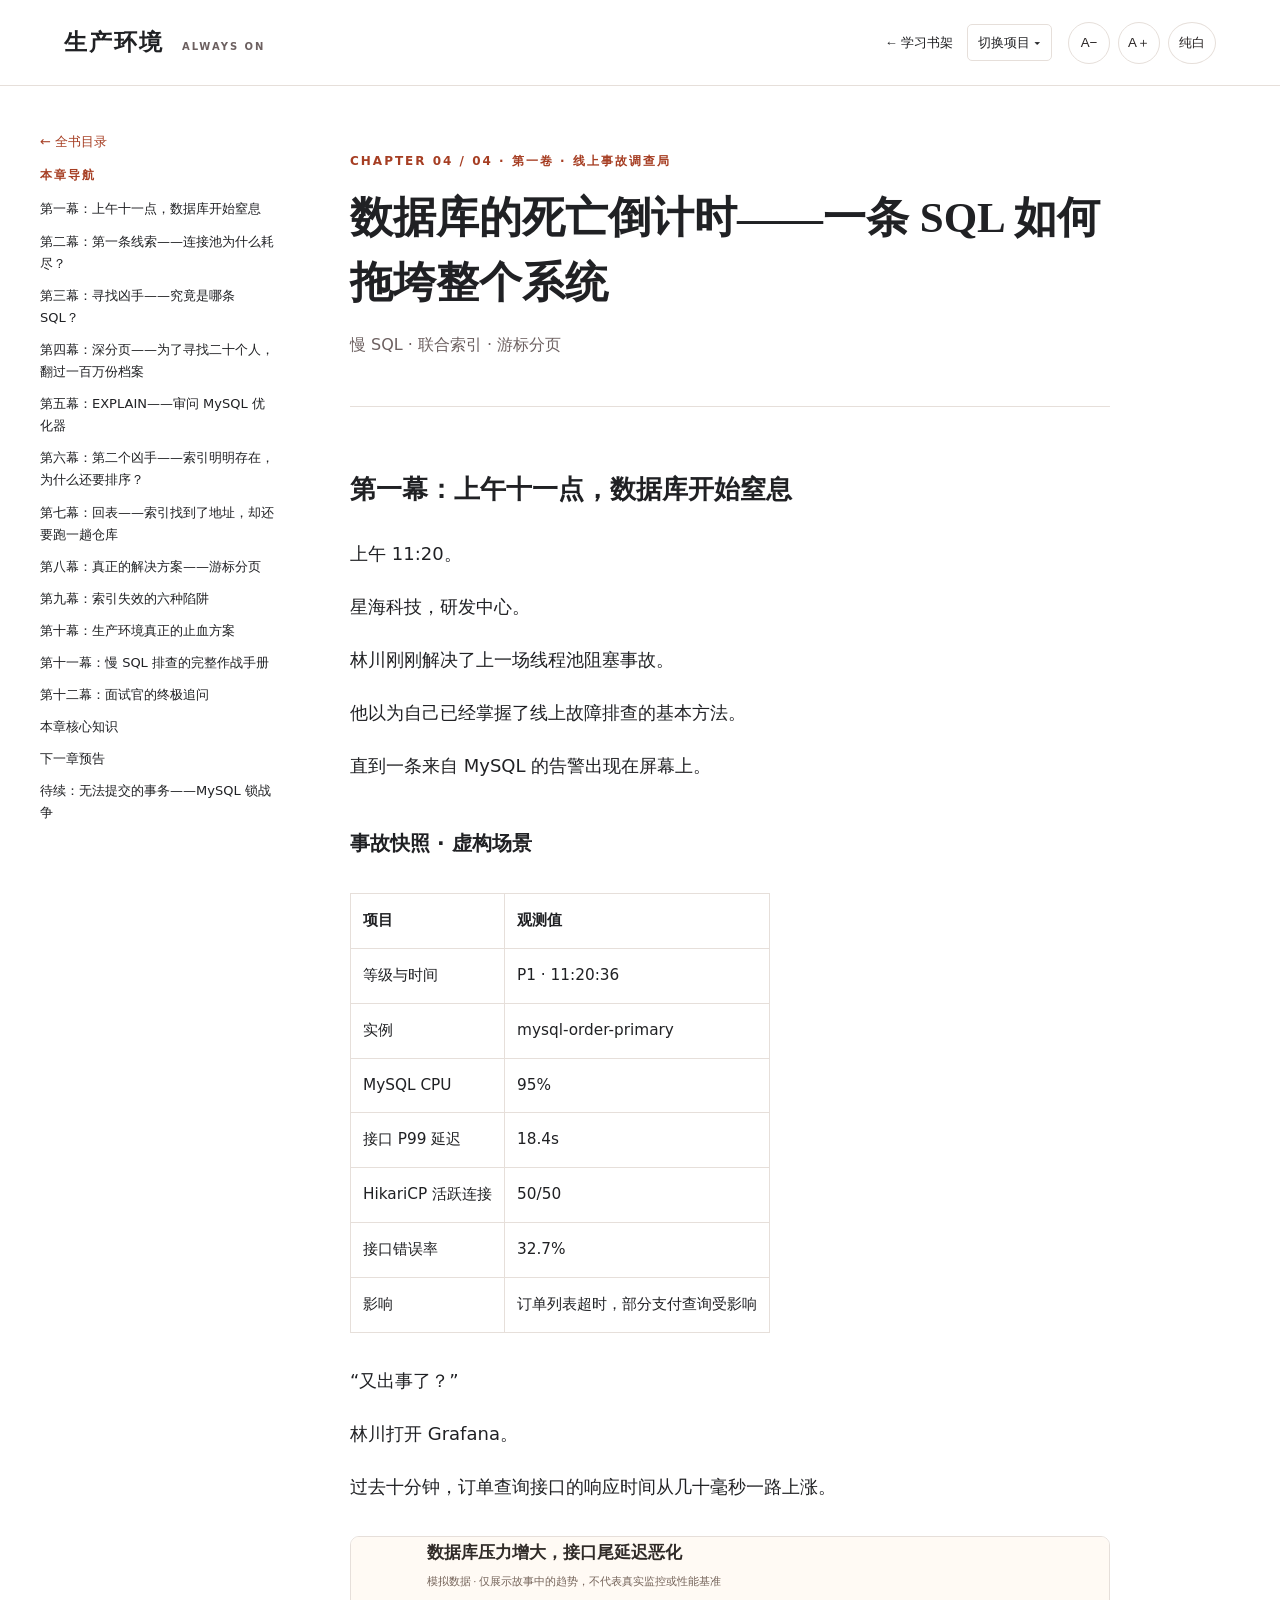
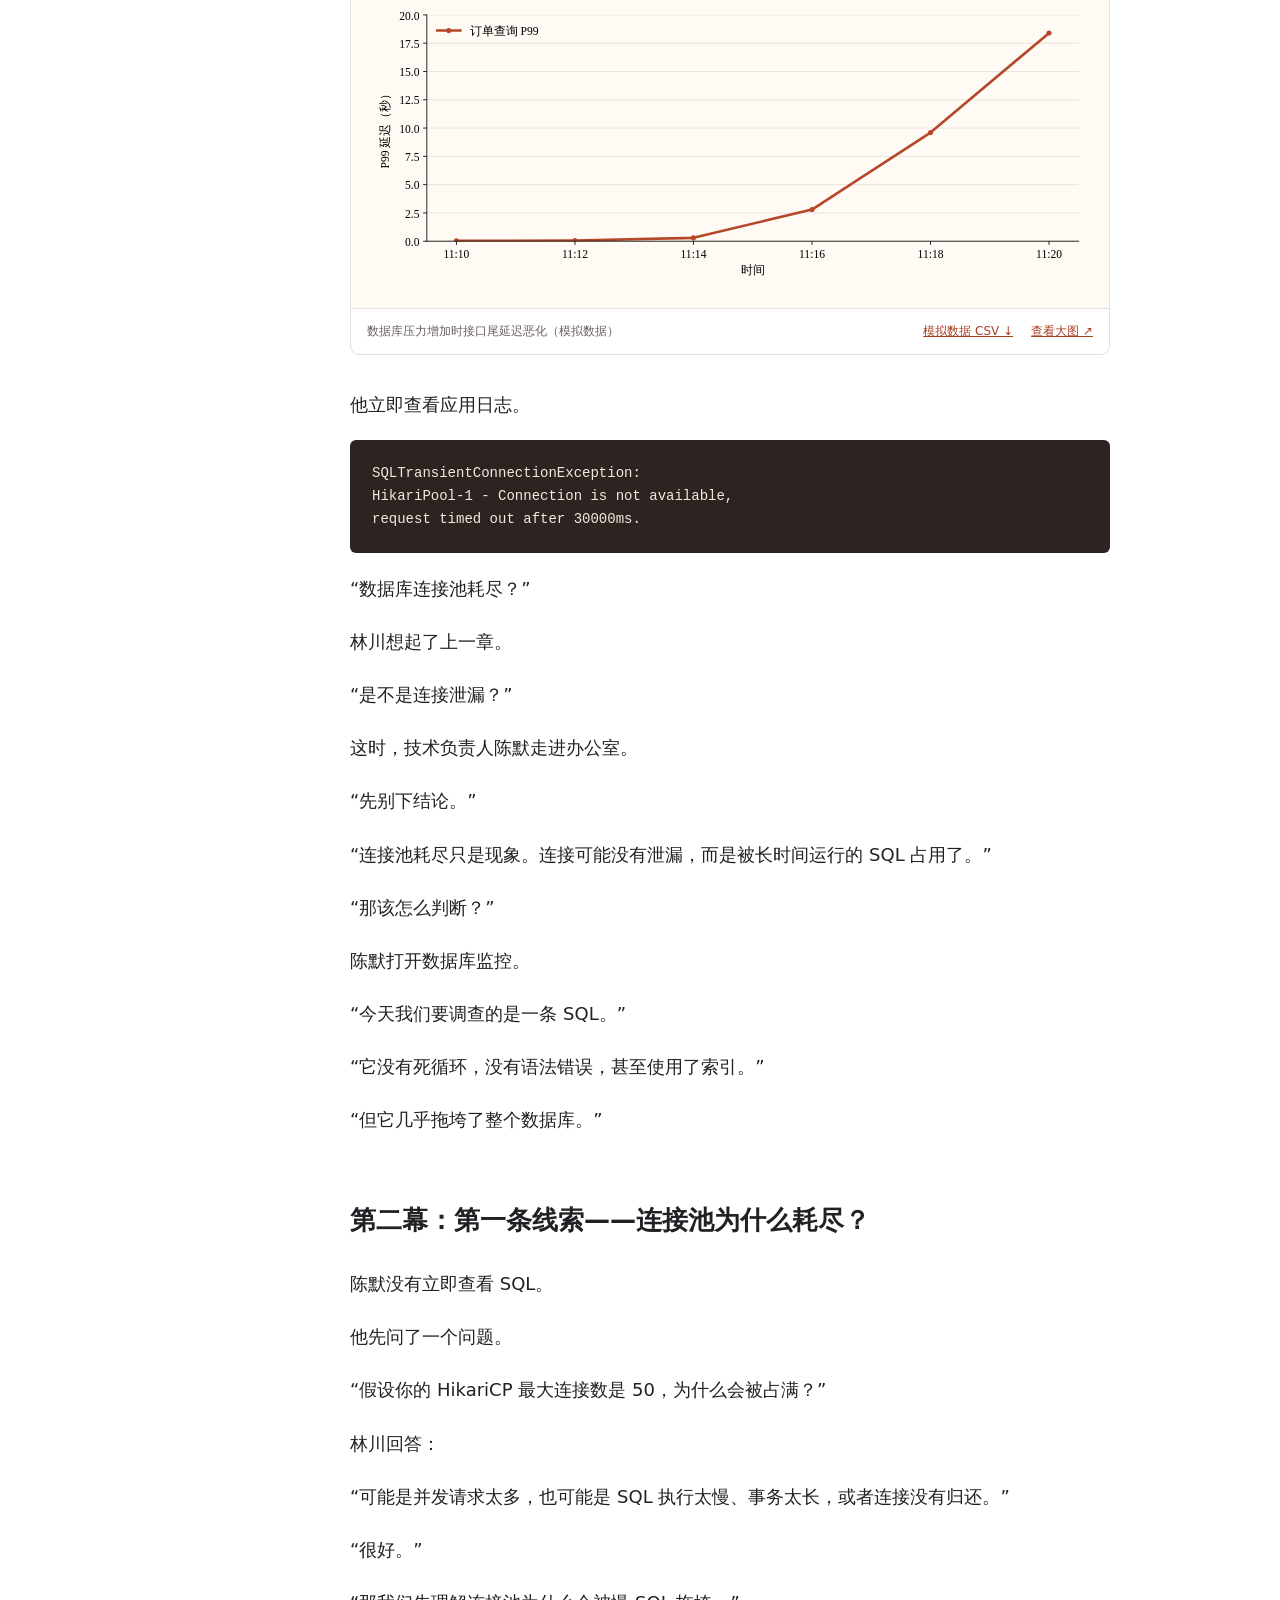
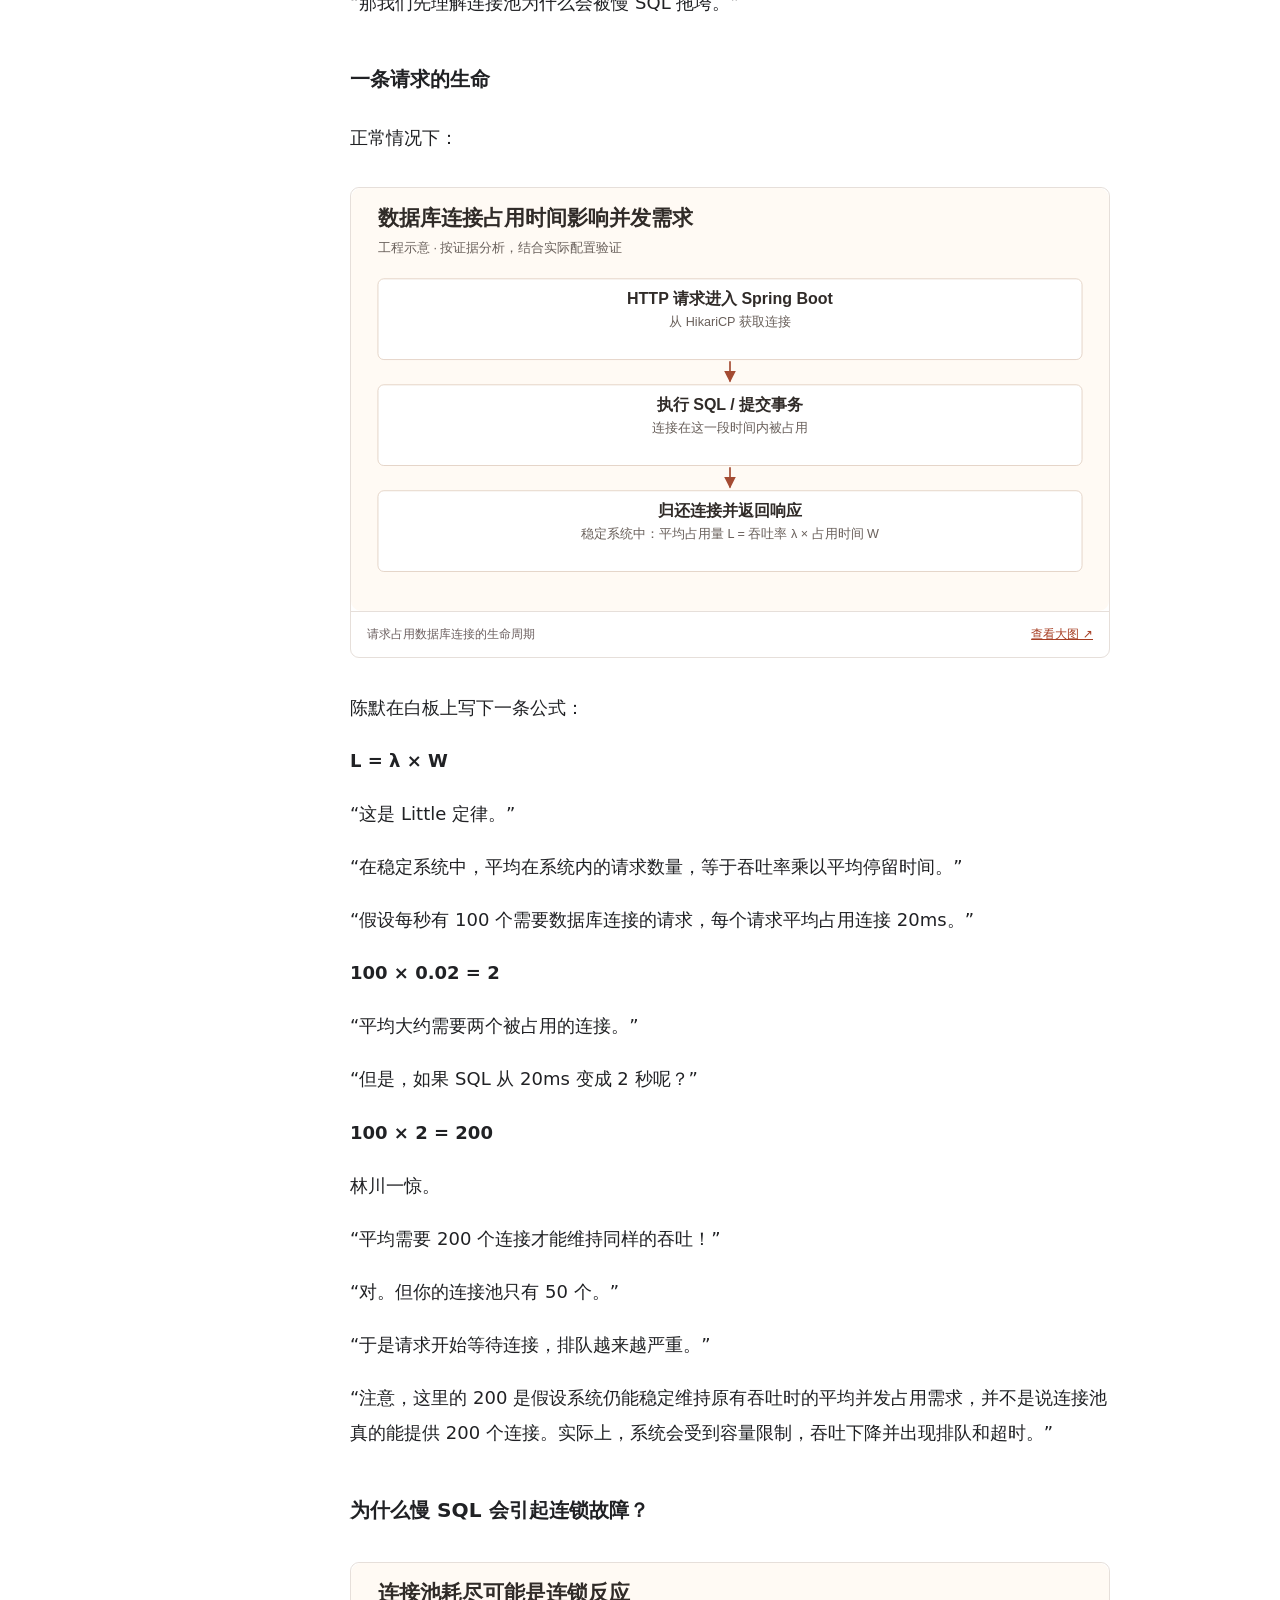
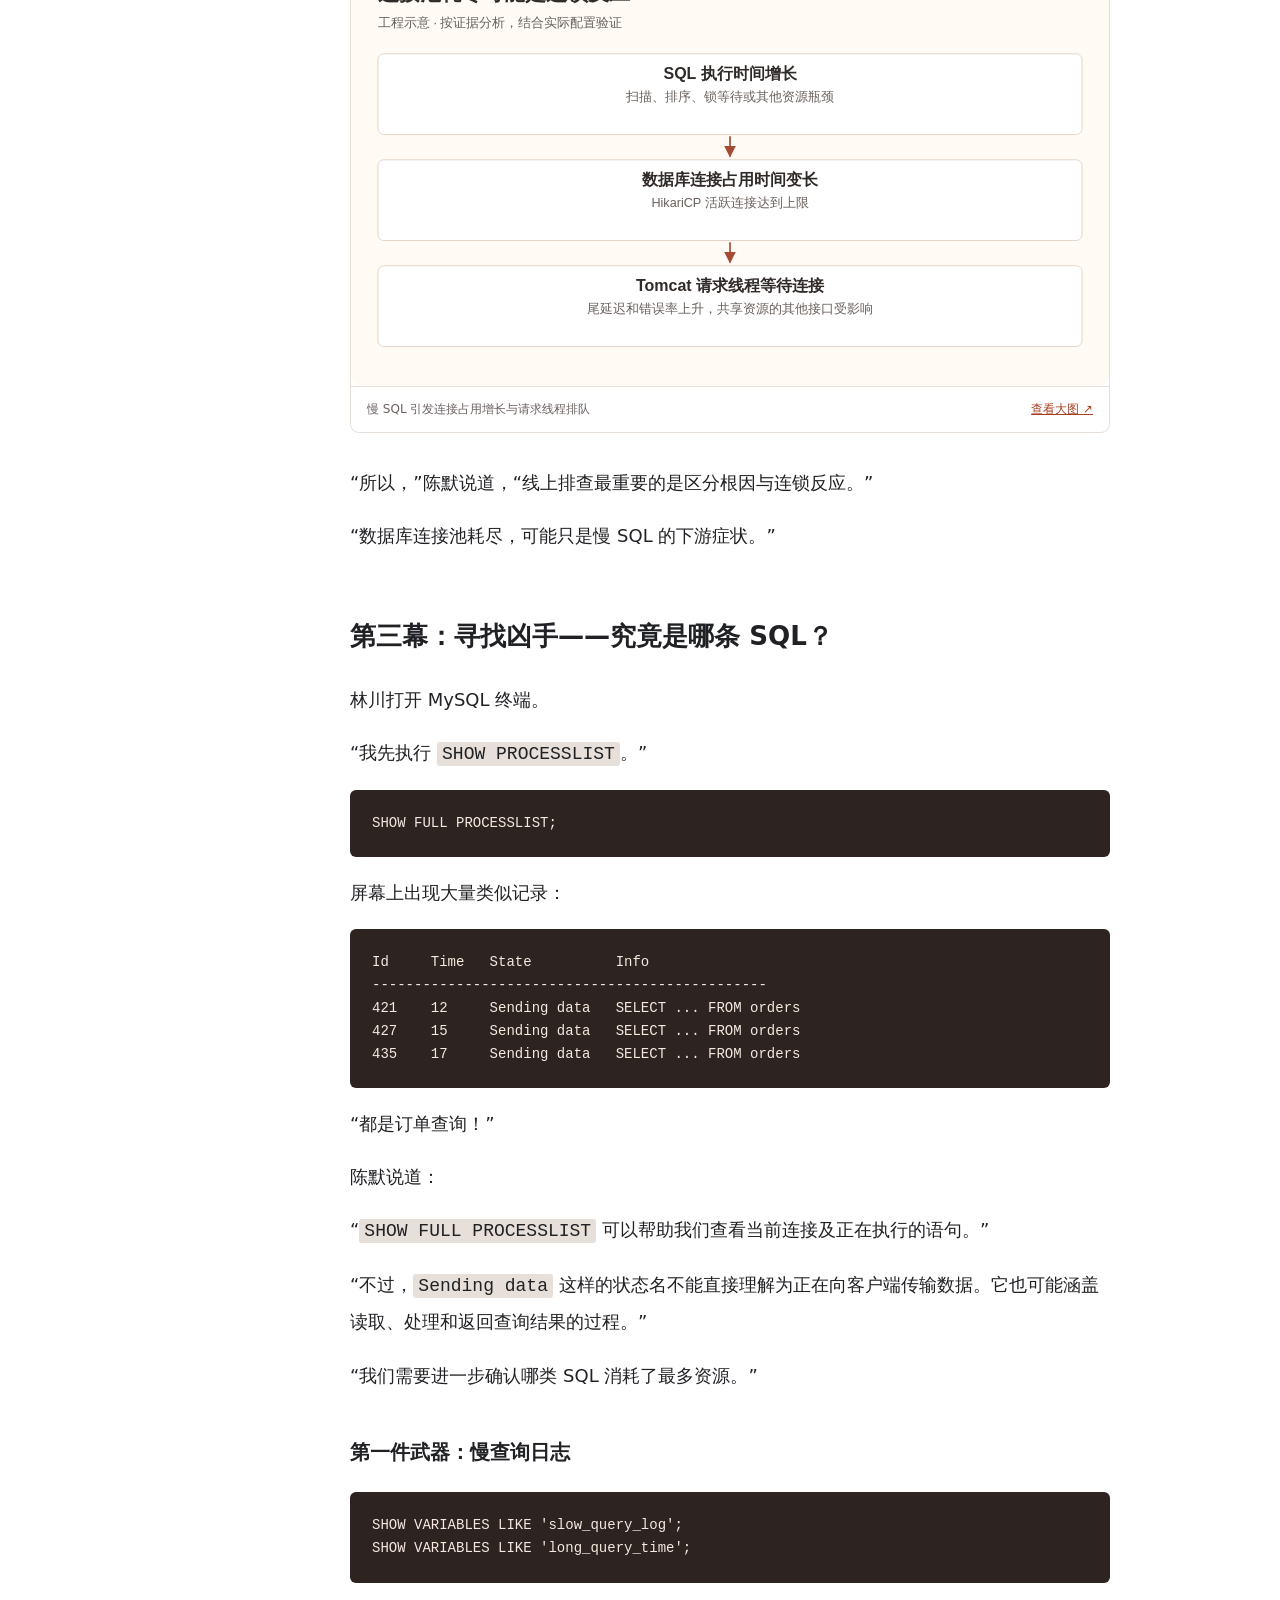
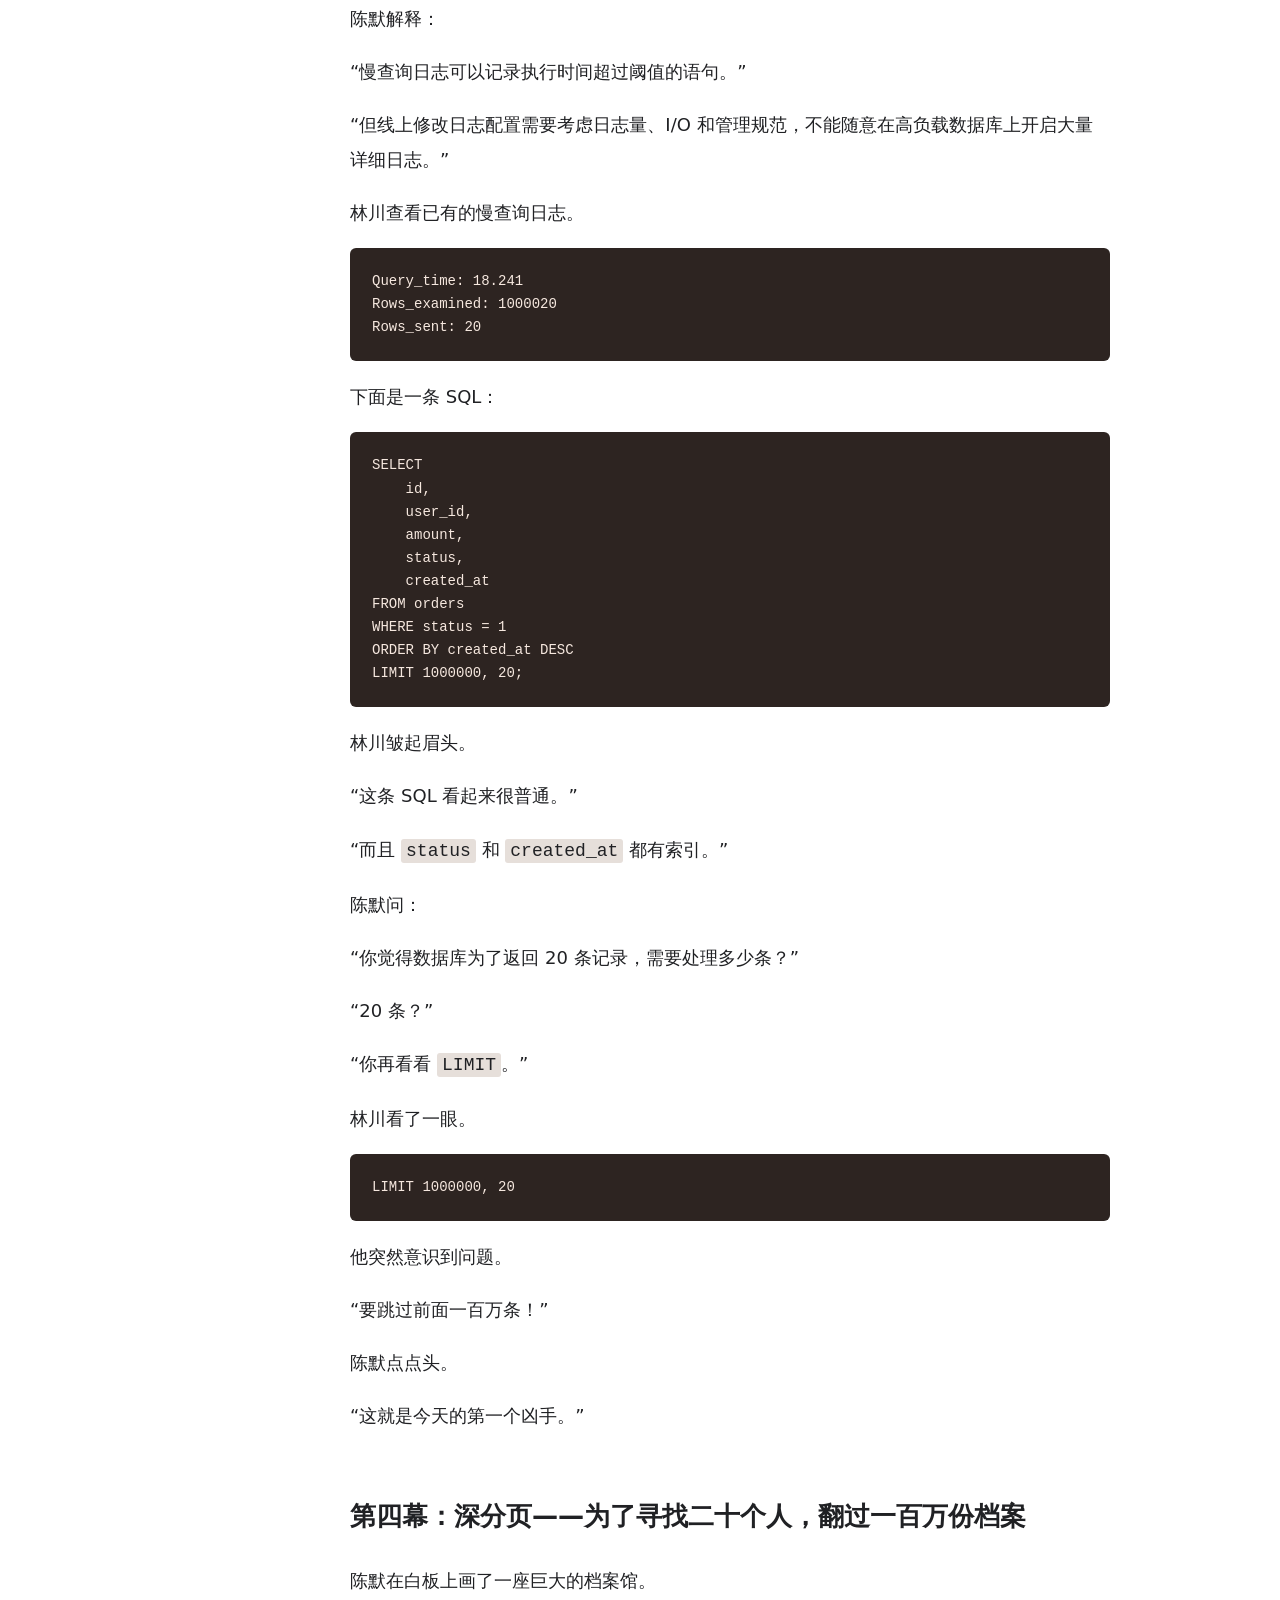
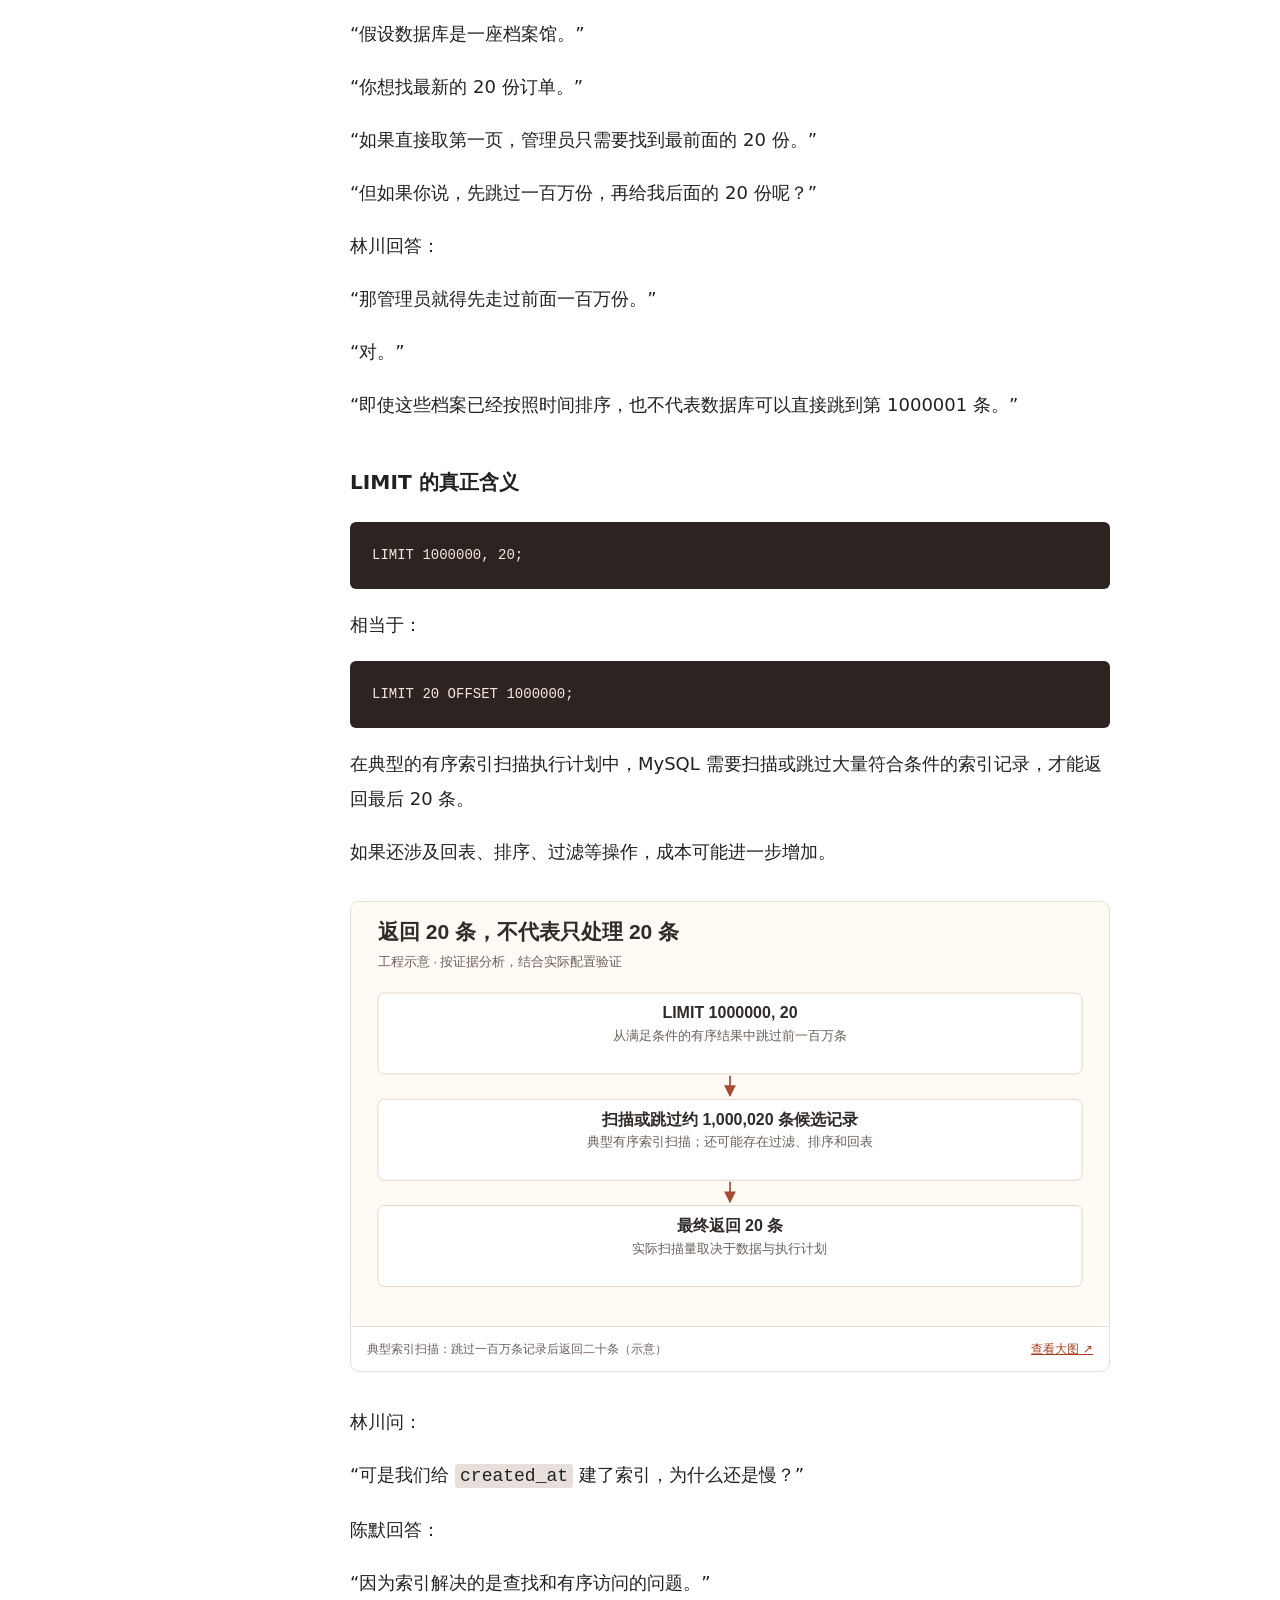
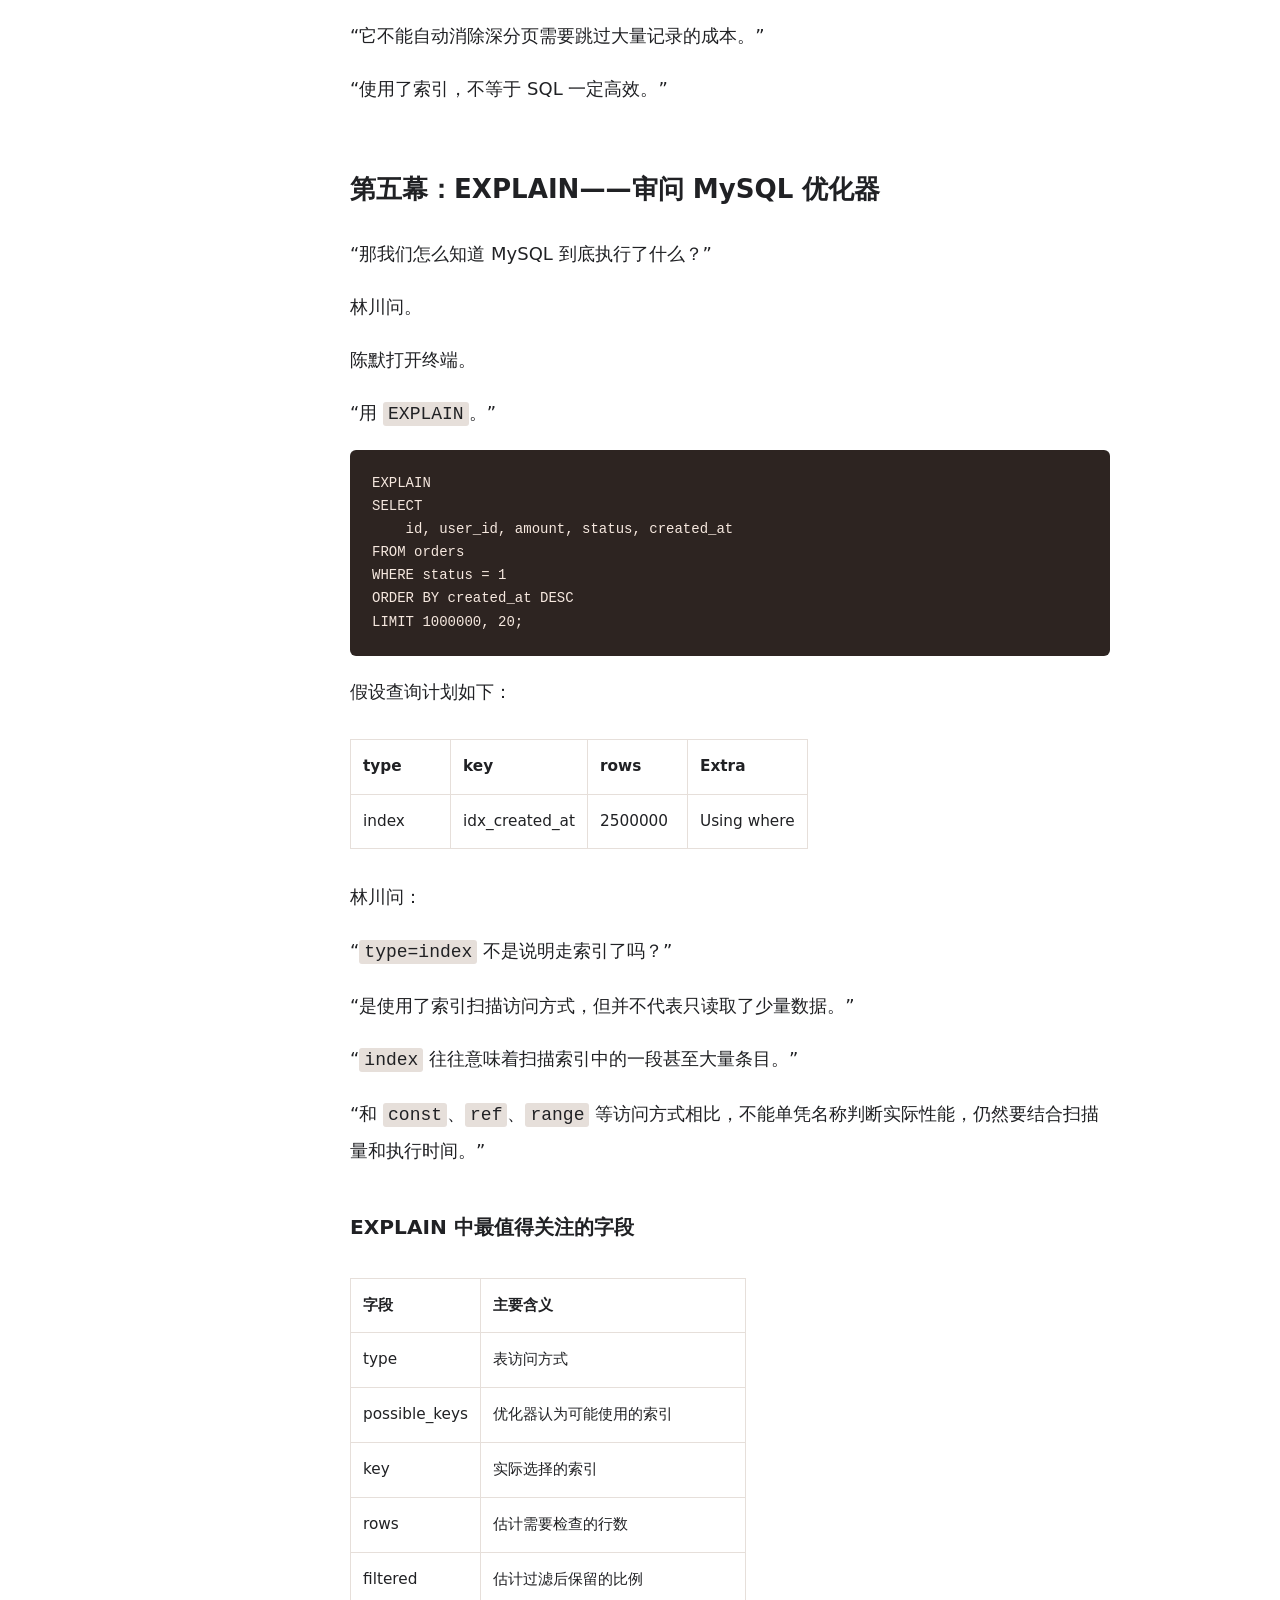
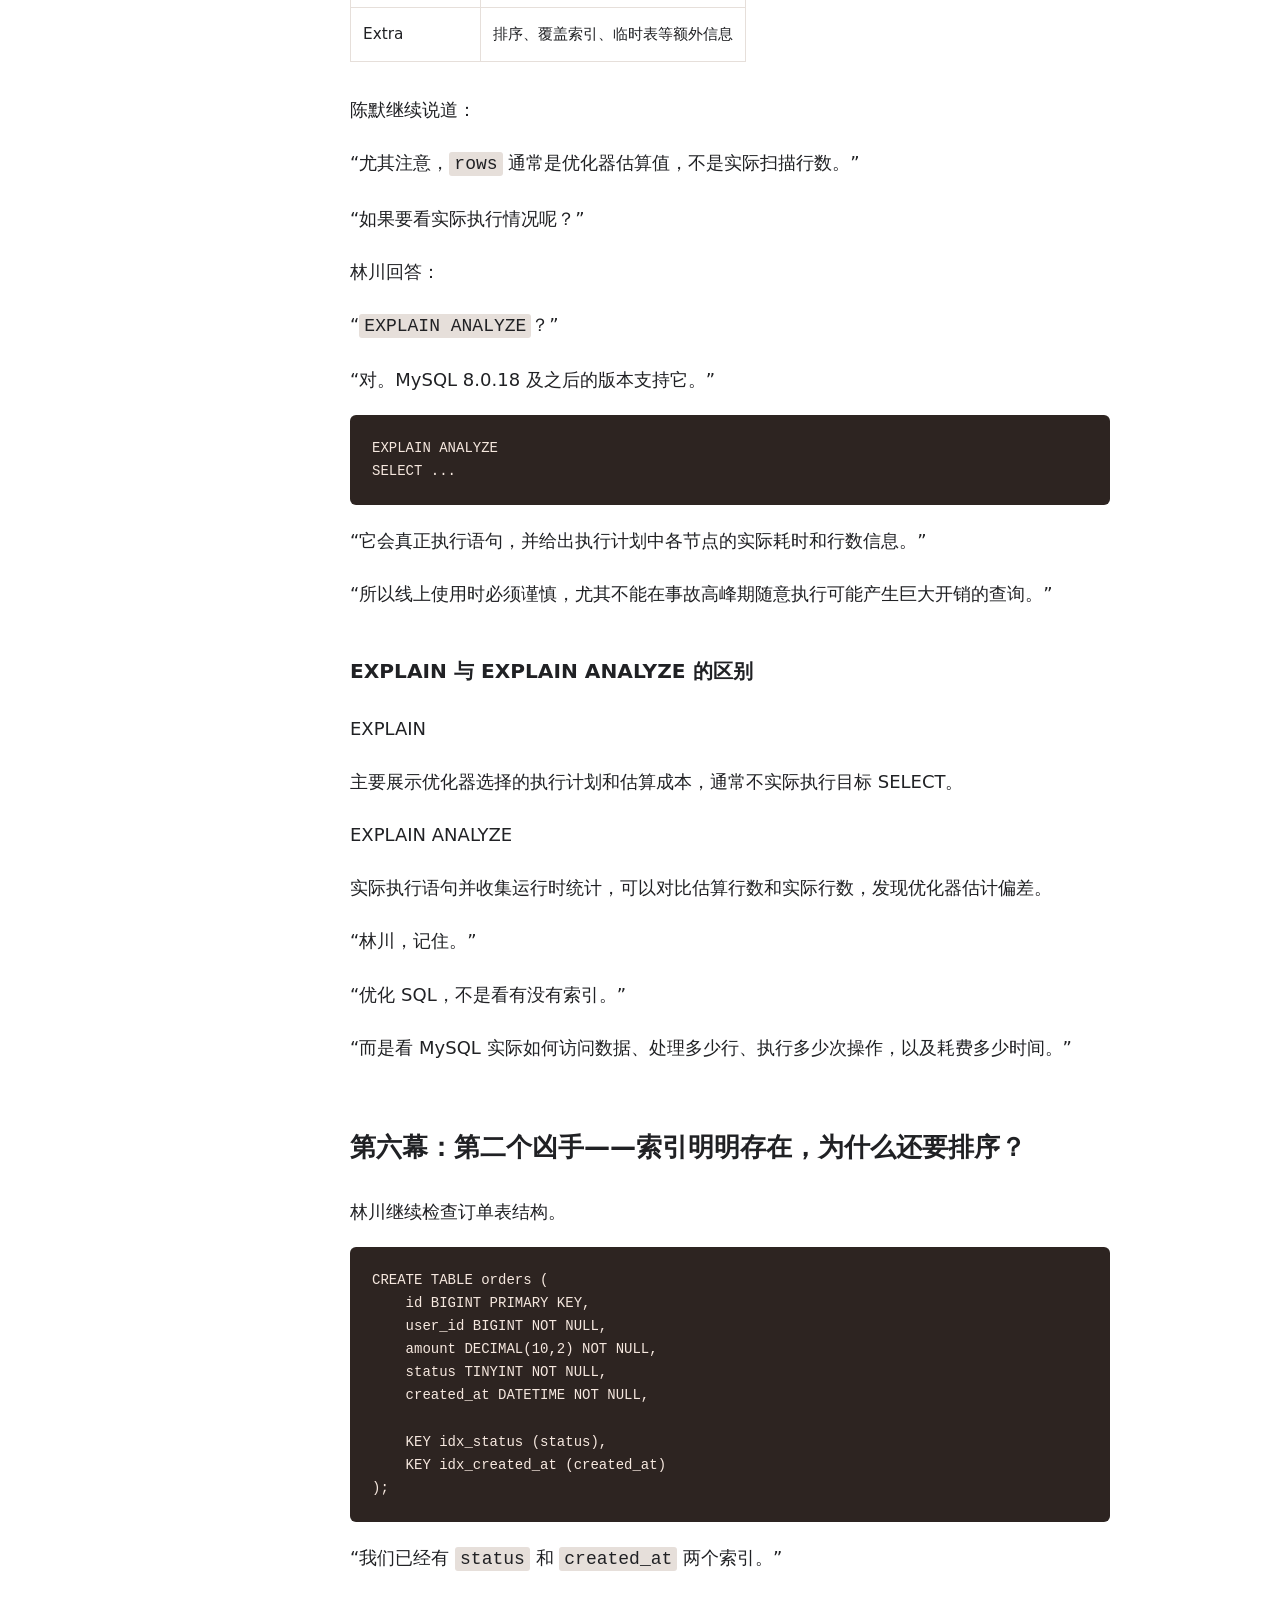
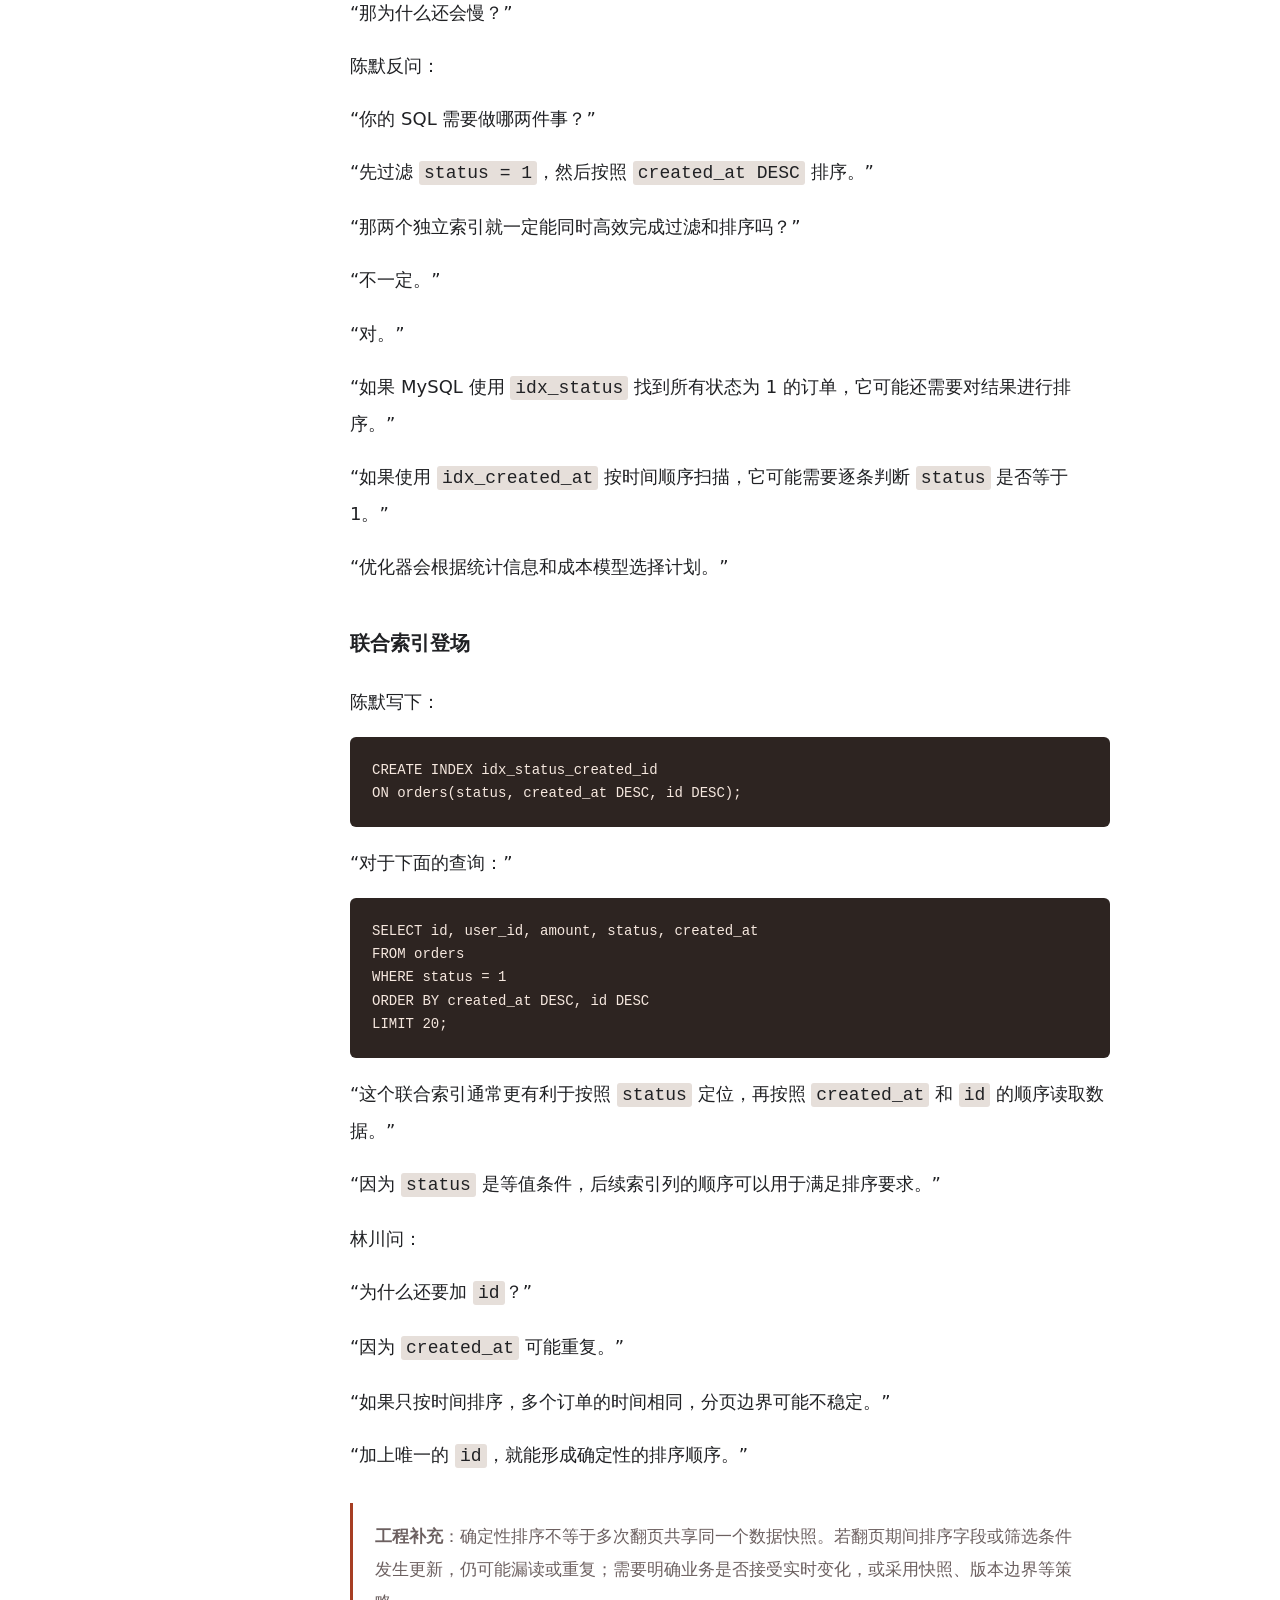
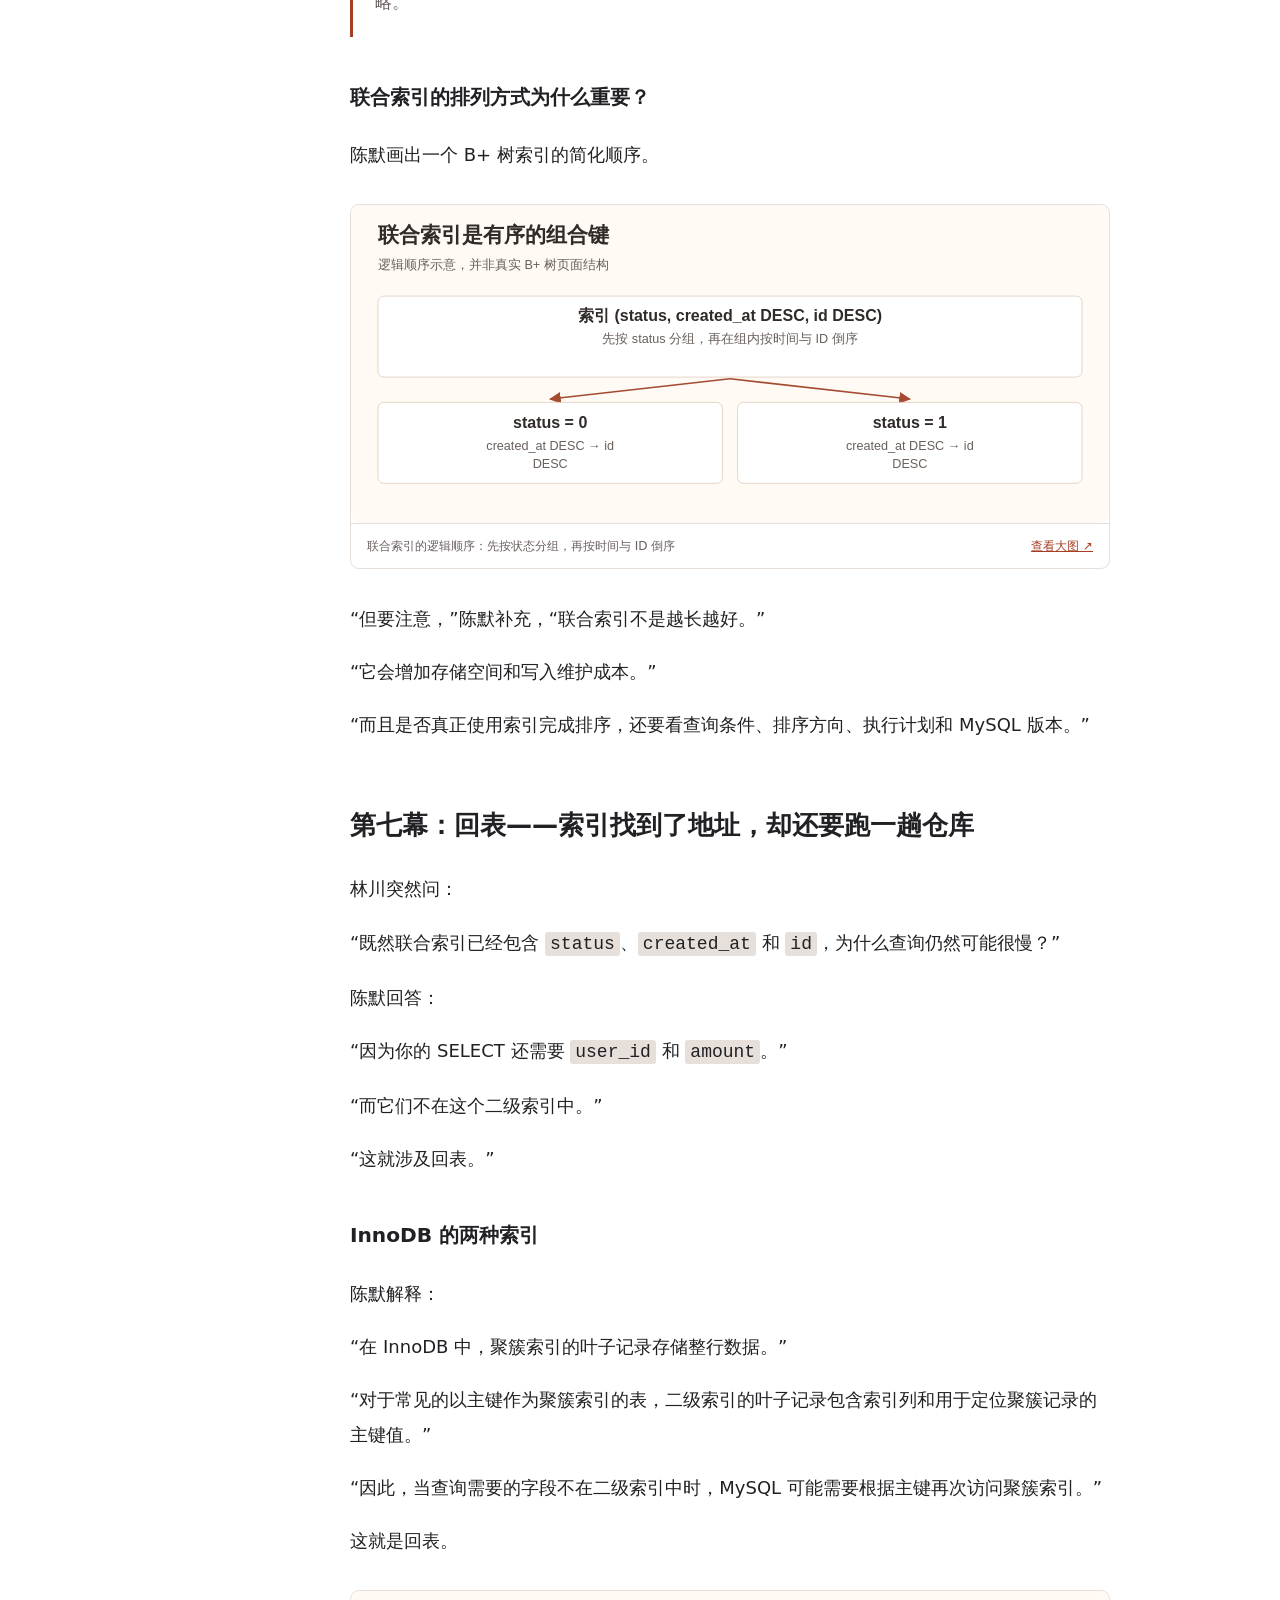
<file: docs/chapter-04.html>
<!doctype html>
<html lang="zh-CN"><head><meta charset="utf-8"><meta name="viewport" content="width=device-width, initial-scale=1"><meta name="color-scheme" content="light dark"><meta name="description" content="生产环境：永不熄灭的服务器。跟随林川与陈默，在故事中学习 Java 线上事故排查。现有 4 章，连载中，第五章待续。"><title>数据库的死亡倒计时——一条 SQL 如何拖垮整个系统 · 生产环境</title><script>try{document.documentElement.dataset.theme=localStorage.getItem('reader-theme')||'white';document.documentElement.style.setProperty('--reading-size',Math.max(16,Math.min(26,Number(localStorage.getItem('reader-size'))||18))+'px')}catch(e){}</script><link rel="stylesheet" href="style.css"><link rel="stylesheet" href="shelf-nav.css"><link rel="stylesheet" href="reader.css"><script src="app.js" defer></script></head>
<body class="reading"><a class="skip" href="#main">跳到正文</a><header><a class="brand" href="index.html">生产环境<span>ALWAYS ON</span></a><nav class="shelf-nav" aria-label="学习项目导航"><a class="shelf-home" href="/">← 学习书架</a><details class="shelf-switch"><summary>切换项目 ▾</summary><div class="shelf-menu"><a href="/pytorch-apprentice/">PyTorch：炼金术士的学徒</a><a href="/ai-era-reader/">AI 纪元</a><a href="/data-empire-reader/">数据帝国</a><a href="/rag-empire-reader/">RAG 帝国</a><a href="/system-design-reader/">系统设计</a><a href="/online-troubleshooting-reader/" aria-current="page">生产环境</a><a href="/coding-agent-reader/">Agent 帝国</a><a href="/interview-proof-reader/">面试官的审判</a><a href="/langchain-empire-reader/">LangChain 帝国</a></div></details></nav><div class="controls"><button id="smaller" aria-label="缩小字号" type="button">A−</button><button id="larger" aria-label="增大字号" type="button">A＋</button><button id="theme" aria-label="切换阅读背景" type="button">纯白</button></div></header>
<div class="reader-layout"><aside><a href="index.html">← 全书目录</a><p class="eyebrow">本章导航</p><div class="toc">
<ul>
<li><a href="#_1">第一幕：上午十一点，数据库开始窒息</a></li>
<li><a href="#_3">第二幕：第一条线索——连接池为什么耗尽？</a></li>
<li><a href="#sql_1">第三幕：寻找凶手——究竟是哪条 SQL？</a></li>
<li><a href="#_6">第四幕：深分页——为了寻找二十个人，翻过一百万份档案</a></li>
<li><a href="#explain-mysql">第五幕：EXPLAIN——审问 MySQL 优化器</a></li>
<li><a href="#_7">第六幕：第二个凶手——索引明明存在，为什么还要排序？</a></li>
<li><a href="#_10">第七幕：回表——索引找到了地址，却还要跑一趟仓库</a></li>
<li><a href="#_11">第八幕：真正的解决方案——游标分页</a></li>
<li><a href="#_13">第九幕：索引失效的六种陷阱</a></li>
<li><a href="#_18">第十幕：生产环境真正的止血方案</a></li>
<li><a href="#sql_2">第十一幕：慢 SQL 排查的完整作战手册</a></li>
<li><a href="#_21">第十二幕：面试官的终极追问</a></li>
<li><a href="#_22">本章核心知识</a></li>
<li><a href="#_23">下一章预告</a></li>
<li><a href="#mysql">待续：无法提交的事务——MySQL 锁战争</a></li>
</ul>
</div>
</aside><main id="main"><div class="chapter-heading"><p class="eyebrow">CHAPTER 04 / 04 · 第一卷 · 线上事故调查局</p><h1>数据库的死亡倒计时——一条 SQL 如何拖垮整个系统</h1><p>慢 SQL · 联合索引 · 游标分页</p></div><details class="mobile-toc"><summary>展开本章目录</summary><div class="toc">
<ul>
<li><a href="#_1">第一幕：上午十一点，数据库开始窒息</a></li>
<li><a href="#_3">第二幕：第一条线索——连接池为什么耗尽？</a></li>
<li><a href="#sql_1">第三幕：寻找凶手——究竟是哪条 SQL？</a></li>
<li><a href="#_6">第四幕：深分页——为了寻找二十个人，翻过一百万份档案</a></li>
<li><a href="#explain-mysql">第五幕：EXPLAIN——审问 MySQL 优化器</a></li>
<li><a href="#_7">第六幕：第二个凶手——索引明明存在，为什么还要排序？</a></li>
<li><a href="#_10">第七幕：回表——索引找到了地址，却还要跑一趟仓库</a></li>
<li><a href="#_11">第八幕：真正的解决方案——游标分页</a></li>
<li><a href="#_13">第九幕：索引失效的六种陷阱</a></li>
<li><a href="#_18">第十幕：生产环境真正的止血方案</a></li>
<li><a href="#sql_2">第十一幕：慢 SQL 排查的完整作战手册</a></li>
<li><a href="#_21">第十二幕：面试官的终极追问</a></li>
<li><a href="#_22">本章核心知识</a></li>
<li><a href="#_23">下一章预告</a></li>
<li><a href="#mysql">待续：无法提交的事务——MySQL 锁战争</a></li>
</ul>
</div>
</details><article><h2 id="_1">第一幕：上午十一点，数据库开始窒息</h2>
<p>上午 11:20。</p>
<p>星海科技，研发中心。</p>
<p>林川刚刚解决了上一场线程池阻塞事故。</p>
<p>他以为自己已经掌握了线上故障排查的基本方法。</p>
<p>直到一条来自 MySQL 的告警出现在屏幕上。</p>
<h3 id="_2">事故快照 · 虚构场景</h3>
<table>
<thead>
<tr>
<th>项目</th>
<th>观测值</th>
</tr>
</thead>
<tbody>
<tr>
<td>等级与时间</td>
<td>P1 · 11:20:36</td>
</tr>
<tr>
<td>实例</td>
<td>mysql-order-primary</td>
</tr>
<tr>
<td>MySQL CPU</td>
<td>95%</td>
</tr>
<tr>
<td>接口 P99 延迟</td>
<td>18.4s</td>
</tr>
<tr>
<td>HikariCP 活跃连接</td>
<td>50/50</td>
</tr>
<tr>
<td>接口错误率</td>
<td>32.7%</td>
</tr>
<tr>
<td>影响</td>
<td>订单列表超时，部分支付查询受影响</td>
</tr>
</tbody>
</table>
<p>“又出事了？”</p>
<p>林川打开 Grafana。</p>
<p>过去十分钟，订单查询接口的响应时间从几十毫秒一路上涨。</p>
<figure class="architecture"><div class="diagram-frame" tabindex="0" role="region" aria-label="数据库压力增加时接口尾延迟恶化（模拟数据），可横向滚动"><img alt="数据库压力增加时接口尾延迟恶化（模拟数据）" src="diagrams/query-latency.svg" /></div><figcaption><span>数据库压力增加时接口尾延迟恶化（模拟数据）</span><span class="figure-links"><a href="data/query-latency.csv" download>模拟数据 CSV ↓</a><a href="diagrams/query-latency.svg" target="_blank" rel="noopener">查看大图 ↗</a></span></figcaption></figure>
<p>他立即查看应用日志。</p>
<pre><code>SQLTransientConnectionException:
HikariPool-1 - Connection is not available,
request timed out after 30000ms.
</code></pre>
<p>“数据库连接池耗尽？”</p>
<p>林川想起了上一章。</p>
<p>“是不是连接泄漏？”</p>
<p>这时，技术负责人陈默走进办公室。</p>
<p>“先别下结论。”</p>
<p>“连接池耗尽只是现象。连接可能没有泄漏，而是被长时间运行的 SQL 占用了。”</p>
<p>“那该怎么判断？”</p>
<p>陈默打开数据库监控。</p>
<p>“今天我们要调查的是一条 SQL。”</p>
<p>“它没有死循环，没有语法错误，甚至使用了索引。”</p>
<p>“但它几乎拖垮了整个数据库。”</p>
<h2 id="_3">第二幕：第一条线索——连接池为什么耗尽？</h2>
<p>陈默没有立即查看 SQL。</p>
<p>他先问了一个问题。</p>
<p>“假设你的 HikariCP 最大连接数是 50，为什么会被占满？”</p>
<p>林川回答：</p>
<p>“可能是并发请求太多，也可能是 SQL 执行太慢、事务太长，或者连接没有归还。”</p>
<p>“很好。”</p>
<p>“那我们先理解连接池为什么会被慢 SQL 拖垮。”</p>
<h3 id="_4">一条请求的生命</h3>
<p>正常情况下：</p>
<figure class="architecture"><div class="diagram-frame" tabindex="0" role="region" aria-label="请求占用数据库连接的生命周期，可横向滚动"><img alt="请求占用数据库连接的生命周期" src="diagrams/connection-life.svg" /></div><figcaption><span>请求占用数据库连接的生命周期</span><span class="figure-links"><a href="diagrams/connection-life.svg" target="_blank" rel="noopener">查看大图 ↗</a></span></figcaption></figure>
<p>陈默在白板上写下一条公式：</p>
<p><strong>L = λ × W</strong></p>
<p>“这是 Little 定律。”</p>
<p>“在稳定系统中，平均在系统内的请求数量，等于吞吐率乘以平均停留时间。”</p>
<p>“假设每秒有 100 个需要数据库连接的请求，每个请求平均占用连接 20ms。”</p>
<p><strong>100 × 0.02 = 2</strong></p>
<p>“平均大约需要两个被占用的连接。”</p>
<p>“但是，如果 SQL 从 20ms 变成 2 秒呢？”</p>
<p><strong>100 × 2 = 200</strong></p>
<p>林川一惊。</p>
<p>“平均需要 200 个连接才能维持同样的吞吐！”</p>
<p>“对。但你的连接池只有 50 个。”</p>
<p>“于是请求开始等待连接，排队越来越严重。”</p>
<p>“注意，这里的 200 是假设系统仍能稳定维持原有吞吐时的平均并发占用需求，并不是说连接池真的能提供 200 个连接。实际上，系统会受到容量限制，吞吐下降并出现排队和超时。”</p>
<h3 id="sql">为什么慢 SQL 会引起连锁故障？</h3>
<figure class="architecture"><div class="diagram-frame" tabindex="0" role="region" aria-label="慢 SQL 引发连接占用增长与请求线程排队，可横向滚动"><img alt="慢 SQL 引发连接占用增长与请求线程排队" src="diagrams/slow-sql-cascade.svg" /></div><figcaption><span>慢 SQL 引发连接占用增长与请求线程排队</span><span class="figure-links"><a href="diagrams/slow-sql-cascade.svg" target="_blank" rel="noopener">查看大图 ↗</a></span></figcaption></figure>
<p>“所以，”陈默说道，“线上排查最重要的是区分根因与连锁反应。”</p>
<p>“数据库连接池耗尽，可能只是慢 SQL 的下游症状。”</p>
<h2 id="sql_1">第三幕：寻找凶手——究竟是哪条 SQL？</h2>
<p>林川打开 MySQL 终端。</p>
<p>“我先执行 <code>SHOW PROCESSLIST</code>。”</p>
<pre><code>SHOW FULL PROCESSLIST;
</code></pre>
<p>屏幕上出现大量类似记录：</p>
<pre><code>Id     Time   State          Info
-----------------------------------------------
421    12     Sending data   SELECT ... FROM orders
427    15     Sending data   SELECT ... FROM orders
435    17     Sending data   SELECT ... FROM orders
</code></pre>
<p>“都是订单查询！”</p>
<p>陈默说道：</p>
<p>“<code>SHOW FULL PROCESSLIST</code> 可以帮助我们查看当前连接及正在执行的语句。”</p>
<p>“不过，<code>Sending data</code> 这样的状态名不能直接理解为正在向客户端传输数据。它也可能涵盖读取、处理和返回查询结果的过程。”</p>
<p>“我们需要进一步确认哪类 SQL 消耗了最多资源。”</p>
<h3 id="_5">第一件武器：慢查询日志</h3>
<pre><code>SHOW VARIABLES LIKE 'slow_query_log';
SHOW VARIABLES LIKE 'long_query_time';
</code></pre>
<p>陈默解释：</p>
<p>“慢查询日志可以记录执行时间超过阈值的语句。”</p>
<p>“但线上修改日志配置需要考虑日志量、I/O 和管理规范，不能随意在高负载数据库上开启大量详细日志。”</p>
<p>林川查看已有的慢查询日志。</p>
<pre><code>Query_time: 18.241
Rows_examined: 1000020
Rows_sent: 20
</code></pre>
<p>下面是一条 SQL：</p>
<pre><code>SELECT
    id,
    user_id,
    amount,
    status,
    created_at
FROM orders
WHERE status = 1
ORDER BY created_at DESC
LIMIT 1000000, 20;
</code></pre>
<p>林川皱起眉头。</p>
<p>“这条 SQL 看起来很普通。”</p>
<p>“而且 <code>status</code> 和 <code>created_at</code> 都有索引。”</p>
<p>陈默问：</p>
<p>“你觉得数据库为了返回 20 条记录，需要处理多少条？”</p>
<p>“20 条？”</p>
<p>“你再看看 <code>LIMIT</code>。”</p>
<p>林川看了一眼。</p>
<pre><code>LIMIT 1000000, 20
</code></pre>
<p>他突然意识到问题。</p>
<p>“要跳过前面一百万条！”</p>
<p>陈默点点头。</p>
<p>“这就是今天的第一个凶手。”</p>
<h2 id="_6">第四幕：深分页——为了寻找二十个人，翻过一百万份档案</h2>
<p>陈默在白板上画了一座巨大的档案馆。</p>
<p>“假设数据库是一座档案馆。”</p>
<p>“你想找最新的 20 份订单。”</p>
<p>“如果直接取第一页，管理员只需要找到最前面的 20 份。”</p>
<p>“但如果你说，先跳过一百万份，再给我后面的 20 份呢？”</p>
<p>林川回答：</p>
<p>“那管理员就得先走过前面一百万份。”</p>
<p>“对。”</p>
<p>“即使这些档案已经按照时间排序，也不代表数据库可以直接跳到第 1000001 条。”</p>
<h3 id="limit">LIMIT 的真正含义</h3>
<pre><code>LIMIT 1000000, 20;
</code></pre>
<p>相当于：</p>
<pre><code>LIMIT 20 OFFSET 1000000;
</code></pre>
<p>在典型的有序索引扫描执行计划中，MySQL 需要扫描或跳过大量符合条件的索引记录，才能返回最后 20 条。</p>
<p>如果还涉及回表、排序、过滤等操作，成本可能进一步增加。</p>
<figure class="architecture"><div class="diagram-frame" tabindex="0" role="region" aria-label="典型索引扫描：跳过一百万条记录后返回二十条（示意），可横向滚动"><img alt="典型索引扫描：跳过一百万条记录后返回二十条（示意）" src="diagrams/deep-pagination.svg" /></div><figcaption><span>典型索引扫描：跳过一百万条记录后返回二十条（示意）</span><span class="figure-links"><a href="diagrams/deep-pagination.svg" target="_blank" rel="noopener">查看大图 ↗</a></span></figcaption></figure>
<p>林川问：</p>
<p>“可是我们给 <code>created_at</code> 建了索引，为什么还是慢？”</p>
<p>陈默回答：</p>
<p>“因为索引解决的是查找和有序访问的问题。”</p>
<p>“它不能自动消除深分页需要跳过大量记录的成本。”</p>
<p>“使用了索引，不等于 SQL 一定高效。”</p>
<h2 id="explain-mysql">第五幕：EXPLAIN——审问 MySQL 优化器</h2>
<p>“那我们怎么知道 MySQL 到底执行了什么？”</p>
<p>林川问。</p>
<p>陈默打开终端。</p>
<p>“用 <code>EXPLAIN</code>。”</p>
<pre><code>EXPLAIN
SELECT
    id, user_id, amount, status, created_at
FROM orders
WHERE status = 1
ORDER BY created_at DESC
LIMIT 1000000, 20;
</code></pre>
<p>假设查询计划如下：</p>
<table>
<thead>
<tr>
<th>type</th>
<th>key</th>
<th>rows</th>
<th>Extra</th>
</tr>
</thead>
<tbody>
<tr>
<td>index</td>
<td>idx_created_at</td>
<td>2500000</td>
<td>Using where</td>
</tr>
</tbody>
</table>
<p>林川问：</p>
<p>“<code>type=index</code> 不是说明走索引了吗？”</p>
<p>“是使用了索引扫描访问方式，但并不代表只读取了少量数据。”</p>
<p>“<code>index</code> 往往意味着扫描索引中的一段甚至大量条目。”</p>
<p>“和 <code>const</code>、<code>ref</code>、<code>range</code> 等访问方式相比，不能单凭名称判断实际性能，仍然要结合扫描量和执行时间。”</p>
<h3 id="explain">EXPLAIN 中最值得关注的字段</h3>
<table>
<thead>
<tr>
<th>字段</th>
<th>主要含义</th>
</tr>
</thead>
<tbody>
<tr>
<td>type</td>
<td>表访问方式</td>
</tr>
<tr>
<td>possible_keys</td>
<td>优化器认为可能使用的索引</td>
</tr>
<tr>
<td>key</td>
<td>实际选择的索引</td>
</tr>
<tr>
<td>rows</td>
<td>估计需要检查的行数</td>
</tr>
<tr>
<td>filtered</td>
<td>估计过滤后保留的比例</td>
</tr>
<tr>
<td>Extra</td>
<td>排序、覆盖索引、临时表等额外信息</td>
</tr>
</tbody>
</table>
<p>陈默继续说道：</p>
<p>“尤其注意，<code>rows</code> 通常是优化器估算值，不是实际扫描行数。”</p>
<p>“如果要看实际执行情况呢？”</p>
<p>林川回答：</p>
<p>“<code>EXPLAIN ANALYZE</code>？”</p>
<p>“对。MySQL 8.0.18 及之后的版本支持它。”</p>
<pre><code>EXPLAIN ANALYZE
SELECT ...
</code></pre>
<p>“它会真正执行语句，并给出执行计划中各节点的实际耗时和行数信息。”</p>
<p>“所以线上使用时必须谨慎，尤其不能在事故高峰期随意执行可能产生巨大开销的查询。”</p>
<h3 id="explain-explain-analyze">EXPLAIN 与 EXPLAIN ANALYZE 的区别</h3>
<p>EXPLAIN</p>
<p>主要展示优化器选择的执行计划和估算成本，通常不实际执行目标 SELECT。</p>
<p>EXPLAIN ANALYZE</p>
<p>实际执行语句并收集运行时统计，可以对比估算行数和实际行数，发现优化器估计偏差。</p>
<p>“林川，记住。”</p>
<p>“优化 SQL，不是看有没有索引。”</p>
<p>“而是看 MySQL 实际如何访问数据、处理多少行、执行多少次操作，以及耗费多少时间。”</p>
<h2 id="_7">第六幕：第二个凶手——索引明明存在，为什么还要排序？</h2>
<p>林川继续检查订单表结构。</p>
<pre><code>CREATE TABLE orders (
    id BIGINT PRIMARY KEY,
    user_id BIGINT NOT NULL,
    amount DECIMAL(10,2) NOT NULL,
    status TINYINT NOT NULL,
    created_at DATETIME NOT NULL,

    KEY idx_status (status),
    KEY idx_created_at (created_at)
);
</code></pre>
<p>“我们已经有 <code>status</code> 和 <code>created_at</code> 两个索引。”</p>
<p>“那为什么还会慢？”</p>
<p>陈默反问：</p>
<p>“你的 SQL 需要做哪两件事？”</p>
<p>“先过滤 <code>status = 1</code>，然后按照 <code>created_at DESC</code> 排序。”</p>
<p>“那两个独立索引就一定能同时高效完成过滤和排序吗？”</p>
<p>“不一定。”</p>
<p>“对。”</p>
<p>“如果 MySQL 使用 <code>idx_status</code> 找到所有状态为 1 的订单，它可能还需要对结果进行排序。”</p>
<p>“如果使用 <code>idx_created_at</code> 按时间顺序扫描，它可能需要逐条判断 <code>status</code> 是否等于 1。”</p>
<p>“优化器会根据统计信息和成本模型选择计划。”</p>
<h3 id="_8">联合索引登场</h3>
<p>陈默写下：</p>
<pre><code>CREATE INDEX idx_status_created_id
ON orders(status, created_at DESC, id DESC);
</code></pre>
<p>“对于下面的查询：”</p>
<pre><code>SELECT id, user_id, amount, status, created_at
FROM orders
WHERE status = 1
ORDER BY created_at DESC, id DESC
LIMIT 20;
</code></pre>
<p>“这个联合索引通常更有利于按照 <code>status</code> 定位，再按照 <code>created_at</code> 和 <code>id</code> 的顺序读取数据。”</p>
<p>“因为 <code>status</code> 是等值条件，后续索引列的顺序可以用于满足排序要求。”</p>
<p>林川问：</p>
<p>“为什么还要加 <code>id</code>？”</p>
<p>“因为 <code>created_at</code> 可能重复。”</p>
<p>“如果只按时间排序，多个订单的时间相同，分页边界可能不稳定。”</p>
<p>“加上唯一的 <code>id</code>，就能形成确定性的排序顺序。”</p>
<blockquote>
<p><strong>工程补充</strong>：确定性排序不等于多次翻页共享同一个数据快照。若翻页期间排序字段或筛选条件发生更新，仍可能漏读或重复；需要明确业务是否接受实时变化，或采用快照、版本边界等策略。</p>
</blockquote>
<h3 id="_9">联合索引的排列方式为什么重要？</h3>
<p>陈默画出一个 B+ 树索引的简化顺序。</p>
<figure class="architecture"><div class="diagram-frame" tabindex="0" role="region" aria-label="联合索引的逻辑顺序：先按状态分组，再按时间与 ID 倒序，可横向滚动"><img alt="联合索引的逻辑顺序：先按状态分组，再按时间与 ID 倒序" src="diagrams/composite-index.svg" /></div><figcaption><span>联合索引的逻辑顺序：先按状态分组，再按时间与 ID 倒序</span><span class="figure-links"><a href="diagrams/composite-index.svg" target="_blank" rel="noopener">查看大图 ↗</a></span></figcaption></figure>
<p>“但要注意，”陈默补充，“联合索引不是越长越好。”</p>
<p>“它会增加存储空间和写入维护成本。”</p>
<p>“而且是否真正使用索引完成排序，还要看查询条件、排序方向、执行计划和 MySQL 版本。”</p>
<h2 id="_10">第七幕：回表——索引找到了地址，却还要跑一趟仓库</h2>
<p>林川突然问：</p>
<p>“既然联合索引已经包含 <code>status</code>、<code>created_at</code> 和 <code>id</code>，为什么查询仍然可能很慢？”</p>
<p>陈默回答：</p>
<p>“因为你的 SELECT 还需要 <code>user_id</code> 和 <code>amount</code>。”</p>
<p>“而它们不在这个二级索引中。”</p>
<p>“这就涉及回表。”</p>
<h3 id="innodb">InnoDB 的两种索引</h3>
<p>陈默解释：</p>
<p>“在 InnoDB 中，聚簇索引的叶子记录存储整行数据。”</p>
<p>“对于常见的以主键作为聚簇索引的表，二级索引的叶子记录包含索引列和用于定位聚簇记录的主键值。”</p>
<p>“因此，当查询需要的字段不在二级索引中时，MySQL 可能需要根据主键再次访问聚簇索引。”</p>
<p>这就是回表。</p>
<figure class="architecture"><div class="diagram-frame" tabindex="0" role="region" aria-label="回表：使用二级索引取得主键，再获取完整记录，可横向滚动"><img alt="回表：使用二级索引取得主键，再获取完整记录" src="diagrams/index-lookup.svg" /></div><figcaption><span>回表：使用二级索引取得主键，再获取完整记录</span><span class="figure-links"><a href="diagrams/index-lookup.svg" target="_blank" rel="noopener">查看大图 ↗</a></span></figcaption></figure>
<p>“如果深分页过程中，执行计划对大量候选行进行回表，成本可能很高。”</p>
<p>“那怎么优化？”</p>
<p>“其中一种方式是先在覆盖索引中完成分页，取得少量 ID，再根据这些 ID 获取完整数据。”</p>
<p>例如：</p>
<pre><code>SELECT o.id, o.user_id, o.amount,
       o.status, o.created_at
FROM orders o
JOIN (
    SELECT id
    FROM orders
    WHERE status = 1
    ORDER BY created_at DESC, id DESC
    LIMIT 1000000, 20
) page ON o.id = page.id
ORDER BY o.created_at DESC, o.id DESC;
</code></pre>
<p>林川眼睛一亮。</p>
<p>“内层查询只使用索引列，减少大规模回表，外层只对 20 条记录获取完整字段。”</p>
<p>“对。”</p>
<p>“不过，这并没有消除跳过一百万条索引记录的成本。”</p>
<p>“所以它只是针对某些执行计划的优化，而不是深分页的根本解决方案。”</p>
<h2 id="_11">第八幕：真正的解决方案——游标分页</h2>
<p>陈默关闭了旧 SQL。</p>
<p>“现在我们不再让数据库翻过一百万条记录。”</p>
<p>“我们换一种思路。”</p>
<p>“假设用户已经看到了第 100 页。”</p>
<p>“他想看下一页。”</p>
<p>“你真的需要告诉数据库，这是第 101 页吗？”</p>
<p>林川思考片刻。</p>
<p>“不一定。”</p>
<p>“如果知道上一页最后一条记录的时间和 ID，就可以直接从那里继续查询。”</p>
<p>“这就是 Keyset Pagination，也叫游标分页。”</p>
<h3 id="offset">传统 OFFSET 分页</h3>
<pre><code>SELECT id, user_id, amount, created_at
FROM orders
WHERE status = 1
ORDER BY created_at DESC, id DESC
LIMIT 1000000, 20;
</code></pre>
<p>需要跳过大量记录。</p>
<h3 id="_12">游标分页</h3>
<p>假设上一页最后一条记录：</p>
<pre><code>created_at = 2026-10-16 10:30:00
id         = 987654
</code></pre>
<p>下一页查询：</p>
<pre><code>SELECT id, user_id, amount, created_at
FROM orders
WHERE status = 1
  AND (
      created_at &lt; '2026-10-16 10:30:00'
      OR (
          created_at = '2026-10-16 10:30:00'
          AND id &lt; 987654
      )
  )
ORDER BY created_at DESC, id DESC
LIMIT 20;
</code></pre>
<p>“这样数据库就可以利用索引，从游标附近继续读取后续记录。”</p>
<p>“而不必每次从头跳过一百万条。”</p>
<p>陈默补充：</p>
<p>“这里的游标不是数据库服务端 Cursor，而是由业务保存的分页位置。”</p>
<p>“另外，在支持行构造器比较的 MySQL 中，也可以写成类似 <code>(created_at, id) &lt; (?, ?)</code> 的形式，但具体索引利用情况仍需要通过执行计划验证。”</p>
<h3 id="offset_1">OFFSET 与游标分页对比</h3>
<figure class="architecture"><div class="diagram-frame" tabindex="0" role="region" aria-label="OFFSET 与游标分页的趋势对比（模拟数据，非性能基准），可横向滚动"><img alt="OFFSET 与游标分页的趋势对比（模拟数据，非性能基准）" src="diagrams/pagination-cost.svg" /></div><figcaption><span>OFFSET 与游标分页的趋势对比（模拟数据，非性能基准）</span><span class="figure-links"><a href="data/pagination-cost.csv" download>模拟数据 CSV ↓</a><a href="diagrams/pagination-cost.svg" target="_blank" rel="noopener">查看大图 ↗</a></span></figcaption></figure>
<p>林川说道：</p>
<p>“所以游标分页的优势，是查询成本通常不会随着页码线性增加。”</p>
<p>“对，但有前提。”</p>
<p>“必须有合适的索引，游标字段需要形成稳定排序，而且查询条件要与索引匹配。”</p>
<p>“另外，游标分页不擅长直接跳转到任意页码。”</p>
<p>“如果业务必须支持跳转到第 50000 页，就需要考虑其他方案，比如限制最大翻页深度、搜索引擎、预计算、异步导出，或者重新设计产品交互。”</p>
<h2 id="_13">第九幕：索引失效的六种陷阱</h2>
<p>事故已经找到主要原因。</p>
<p>但陈默并没有停止教学。</p>
<p>“林川，今天我们遇到的是深分页。”</p>
<p>“下次可能是索引失效。”</p>
<p>“你需要知道，哪些 SQL 写法会让索引难以发挥作用。”</p>
<p>他在白板上列出了六种典型情况。</p>
<h3 id="_14">陷阱一：对索引列进行函数运算</h3>
<pre><code>SELECT *
FROM orders
WHERE DATE(created_at) = '2026-10-16';
</code></pre>
<p>普通的 <code>created_at</code> 索引通常难以直接用于这种函数表达式的范围定位。</p>
<p>更推荐：</p>
<pre><code>SELECT *
FROM orders
WHERE created_at &gt;= '2026-10-16'
  AND created_at &lt;  '2026-10-17';
</code></pre>
<p>“这样更容易使用索引范围扫描。”</p>
<p>“但如果有合适的函数索引或生成列索引，也可能有其他优化方案。”</p>
<h3 id="like">陷阱二：LIKE 前置通配符</h3>
<pre><code>SELECT *
FROM users
WHERE name LIKE '%张三';
</code></pre>
<p>普通 B+ 树索引通常无法高效进行前缀定位。</p>
<p>但：</p>
<pre><code>WHERE name LIKE '张三%';
</code></pre>
<p>通常更容易利用索引范围。</p>
<h3 id="_15">陷阱三：隐式类型转换</h3>
<pre><code>SELECT *
FROM users
WHERE phone = 13800138000;
</code></pre>
<p>假设 <code>phone</code> 是字符串类型。</p>
<p>“这种写法可能引发类型转换和不符合预期的索引利用。”</p>
<p>“但不能简单记成只要发生隐式转换就一定不走索引，具体还要看类型、转换方向和优化器。”</p>
<p>“最稳妥的做法是让参数类型与字段类型一致。”</p>
<h3 id="_16">陷阱四：联合索引不满足有效前缀条件</h3>
<p>假设索引：</p>
<pre><code>INDEX idx_abc(a, b, c)
</code></pre>
<p>查询：</p>
<pre><code>WHERE b = 10 AND c = 20
</code></pre>
<p>“通常无法像 <code>a = ? AND b = ?</code> 那样充分利用索引的前导列。”</p>
<p>“不过 MySQL 某些版本和场景可能采用 Skip Scan 等优化，不能把最左前缀规则理解成绝对的‘完全不使用索引’。”</p>
<h3 id="or">陷阱五：OR 条件</h3>
<pre><code>WHERE user_id = 100
   OR amount &gt; 500;
</code></pre>
<p>“如果两个条件的索引选择性、数据分布和成本不合适，优化器可能选择全表扫描。”</p>
<p>“某些情况下也可能使用 Index Merge。”</p>
<p>“所以 <code>OR</code> 不等于必然索引失效。”</p>
<h3 id="_17">陷阱六：选择性太低</h3>
<pre><code>WHERE status = 1
</code></pre>
<p>“假设全表 95% 的订单都是状态 1。”</p>
<p>“即使 <code>status</code> 有索引，优化器也可能认为全表扫描更便宜。”</p>
<p>“因为通过二级索引找到大量记录，再进行回表，可能比直接扫描表还慢。”</p>
<p>林川总结：</p>
<p>“所以索引是否有效，最终还是要看数据分布和执行计划。”</p>
<p>“没错。”</p>
<p>“不要把 SQL 优化变成背诵‘索引失效口诀’。”</p>
<h2 id="_18">第十幕：生产环境真正的止血方案</h2>
<p>上午 11:38。</p>
<p>故障仍在持续。</p>
<p>陈默问林川：</p>
<p>“现在已经知道是深分页造成的慢 SQL，你会怎么止血？”</p>
<p>林川回答：</p>
<p>“先把 SQL 改成游标分页，然后发布。”</p>
<p>“太慢了。”</p>
<p>“那怎么办？”</p>
<p>“线上事故首先要恢复服务。”</p>
<p>他们采取了以下措施：</p>
<ol>
<li>在 API Gateway 对订单深分页查询进行临时限流。</li>
<li>对超过安全分页深度的请求返回明确错误，避免继续打满数据库。</li>
<li>暂停触发超深分页的批量导出任务。</li>
<li>对已经确认的高成本查询进行受控处理，避免随意终止正常事务。</li>
<li>在数据库压力下降后，逐步恢复正常请求。</li>
</ol>
<p>陈默提醒：</p>
<p>“限流阈值必须结合实际容量和业务优先级确定。”</p>
<p>“对于已执行中的 SQL，必要时可以考虑 <code>KILL QUERY</code>，但要先确认目标会话和语句，避免误伤关键业务。”</p>
<p>“而且杀掉查询不代表根因解决，客户端如果立即重试，还可能重新制造压力。”</p>
<h3 id="_19">故障恢复曲线</h3>
<figure class="architecture"><div class="diagram-frame" tabindex="0" role="region" aria-label="限流与暂停高成本任务后 CPU 回落（模拟数据），可横向滚动"><img alt="限流与暂停高成本任务后 CPU 回落（模拟数据）" src="diagrams/database-recovery.svg" /></div><figcaption><span>限流与暂停高成本任务后 CPU 回落（模拟数据）</span><span class="figure-links"><a href="data/database-recovery.csv" download>模拟数据 CSV ↓</a><a href="diagrams/database-recovery.svg" target="_blank" rel="noopener">查看大图 ↗</a></span></figcaption></figure>
<p>“数据库恢复了。”</p>
<p>林川松了一口气。</p>
<p>陈默却说道：</p>
<p>“接下来才是修复。”</p>
<p>“我们需要修改分页接口、补充联合索引、验证执行计划、进行压测，并通过灰度发布观察实际效果。”</p>
<p>“另外，还要检查是不是存在其他接口共享同一个连接池、同一个数据库实例，导致故障扩散。”</p>
<h2 id="sql_2">第十一幕：慢 SQL 排查的完整作战手册</h2>
<p>陈默要求林川整理一套可以直接用于生产排查的流程。</p>
<p>林川写下：</p>
<ol>
<li>确定数据库是否为瓶颈</li>
</ol>
<p>查看数据库 CPU、I/O、活跃会话、连接数、锁等待和应用连接池指标。
2. 定位高成本 SQL</p>
<p>使用慢查询日志、Performance Schema、sys schema、SQL 监控或受控的 PROCESSLIST 检查。
3. 检查执行计划</p>
<p>分析访问方式、索引、估算行数、排序、临时表、回表等信息。
4. 验证真实执行开销</p>
<p>在安全环境使用 EXPLAIN ANALYZE，结合数据分布、索引基数与实际耗时。
5. 确定优化方向</p>
<p>优化 SQL、联合索引、覆盖索引、分页方式、查询范围或数据模型。
6. 验证并上线</p>
<p>使用接近生产的数据量压测，评估索引维护成本，灰度发布并持续观察。</p>
<h3 id="_20">生产排查命令速查</h3>
<pre><code>-- 查看当前连接与执行语句
SHOW FULL PROCESSLIST;

-- 检查慢查询日志配置
SHOW VARIABLES LIKE 'slow_query_log';
SHOW VARIABLES LIKE 'long_query_time';

-- 查看表索引
SHOW INDEX FROM orders;

-- 查看估算执行计划
EXPLAIN SELECT ...;

-- 查看 InnoDB 状态
SHOW ENGINE INNODB STATUS;
</code></pre>
<p>如果启用了 Performance Schema，还可以利用 <code>events_statements_summary_by_digest</code> 等汇总表寻找累计耗时高、执行次数多的 SQL 模式。</p>
<p>陈默补充：</p>
<p>“生产环境中，SQL 的总资源消耗不只取决于单次耗时。”</p>
<p>“一条执行 20ms、每秒运行 10000 次的 SQL，也可能比一条偶尔执行 5 秒的 SQL 更值得优化。”</p>
<p>“所以排查时还要看调用频率、总耗时和资源消耗。”</p>
<h2 id="_21">第十二幕：面试官的终极追问</h2>
<p>第二天。</p>
<p>陈默再次扮演面试官。</p>
<p>“假设线上 MySQL CPU 95%，接口超时，你会怎么排查？”</p>
<p>林川回答：</p>
<p>“首先，我会确认数据库压力是否与接口超时相关，查看 MySQL CPU、I/O、活跃连接、锁等待以及应用连接池指标。”</p>
<p>“如果业务影响严重，我会优先评估限流、暂停高成本任务、回滚近期变更或切流等止血措施。”</p>
<p>“然后通过慢查询日志、Performance Schema 和当前执行语句定位高成本 SQL。”</p>
<p>“找到 SQL 后，我会使用 EXPLAIN 检查访问方式、索引选择、估算扫描行数、排序和临时表情况，并在安全环境通过 EXPLAIN ANALYZE 验证实际执行开销。”</p>
<p>“如果存在深分页，我会考虑游标分页或延迟关联；如果存在索引不匹配，会结合 WHERE、ORDER BY 和数据分布设计合适的联合索引；如果存在大量回表，会考虑覆盖索引或减少查询字段。”</p>
<p>“最后在接近生产的数据规模下进行压测，验证 SQL 延迟、数据库 CPU、扫描行数、连接池占用等指标，并灰度上线。”</p>
<p>陈默继续问：</p>
<p>“如果 SQL 已经走索引了，为什么还会慢？”</p>
<p>林川回答：</p>
<p>“因为走索引不等于扫描量小。可能存在深分页、大范围索引扫描、大量回表、低选择性条件、排序或临时表等问题。必须结合执行计划和实际执行统计判断。”</p>
<p>“如果你创建了联合索引，优化器却不使用，怎么办？”</p>
<p>“我会检查统计信息是否准确、数据分布、查询条件和排序是否匹配索引，以及使用索引的真实成本。必要时在测试环境验证更新统计信息、调整索引或改写 SQL 的效果，而不是直接在生产强制使用索引。”</p>
<p>“为什么不直接增加 MySQL 连接数？”</p>
<p>“因为连接数增加并不能解决单条 SQL 资源消耗过大的问题，反而可能增加数据库并发压力，让 CPU、I/O 和锁竞争进一步恶化。”</p>
<p>陈默终于点头。</p>
<p>“这次你理解的不是一条 SQL。”</p>
<p>“而是整个数据库性能问题的因果链。”</p>
<h2 id="_22">本章核心知识</h2>
<table>
<thead>
<tr>
<th>现象</th>
<th>可能原因</th>
<th>关键排查</th>
</tr>
</thead>
<tbody>
<tr>
<td>MySQL CPU 高</td>
<td>大量扫描、排序、计算</td>
<td>慢日志、执行计划</td>
</tr>
<tr>
<td>SQL 走索引仍慢</td>
<td>深分页、大量回表</td>
<td>rows、实际执行统计</td>
</tr>
<tr>
<td>连接池耗尽</td>
<td>慢 SQL、长事务、连接泄漏</td>
<td>HikariCP、PROCESSLIST</td>
</tr>
<tr>
<td>查询突然变慢</td>
<td>数据量变化、执行计划变化</td>
<td>统计信息、索引、历史计划</td>
</tr>
<tr>
<td>大量锁等待</td>
<td>长事务、热点行、死锁</td>
<td>InnoDB 状态、锁等待</td>
</tr>
<tr>
<td>ORDER BY 很慢</td>
<td>索引不匹配、排序开销</td>
<td>Extra、排序统计</td>
</tr>
<tr>
<td>LIMIT 深分页很慢</td>
<td>大量跳过记录</td>
<td>游标分页、延迟关联</td>
</tr>
</tbody>
</table>
<h2 id="_23">下一章预告</h2>
<h2 id="mysql">待续：无法提交的事务——MySQL 锁战争</h2>
<p>一场看似普通的优惠券库存扣减，突然让数据库出现大量锁等待。</p>
<p>一个事务只修改了一条记录，却让数百个请求排队。</p>
<p>更诡异的是，两个事务分别更新不同的订单，MySQL 却报告了死锁。</p>
<p>林川将深入 InnoDB 的锁管理系统，调查行锁、间隙锁、Next-Key Lock、MVCC、隔离级别、死锁检测和长事务。</p>
<p>下一章还会揭开一个容易在 Java 面试中答错的问题：为什么 MySQL 明明使用了行锁，却仍然可能锁住大量记录，甚至阻塞插入操作？</p></article><nav class="chapter-nav" aria-label="章节切换"><a href="chapter-03.html" rel="prev">← 上一章</a><a href="index.html#coming">第五章待续 · 返回目录 →</a></nav></main></div><footer>生产环境：永不熄灭的服务器<br><small>现有 4 章 · 连载中 · 第五章待续</small><p><a href="editorial.html">整理说明与技术参考</a> · <a href="https://github.com/wupzl/online-troubleshooting-reader">项目源码 ↗</a></p></footer></body></html>
</file>
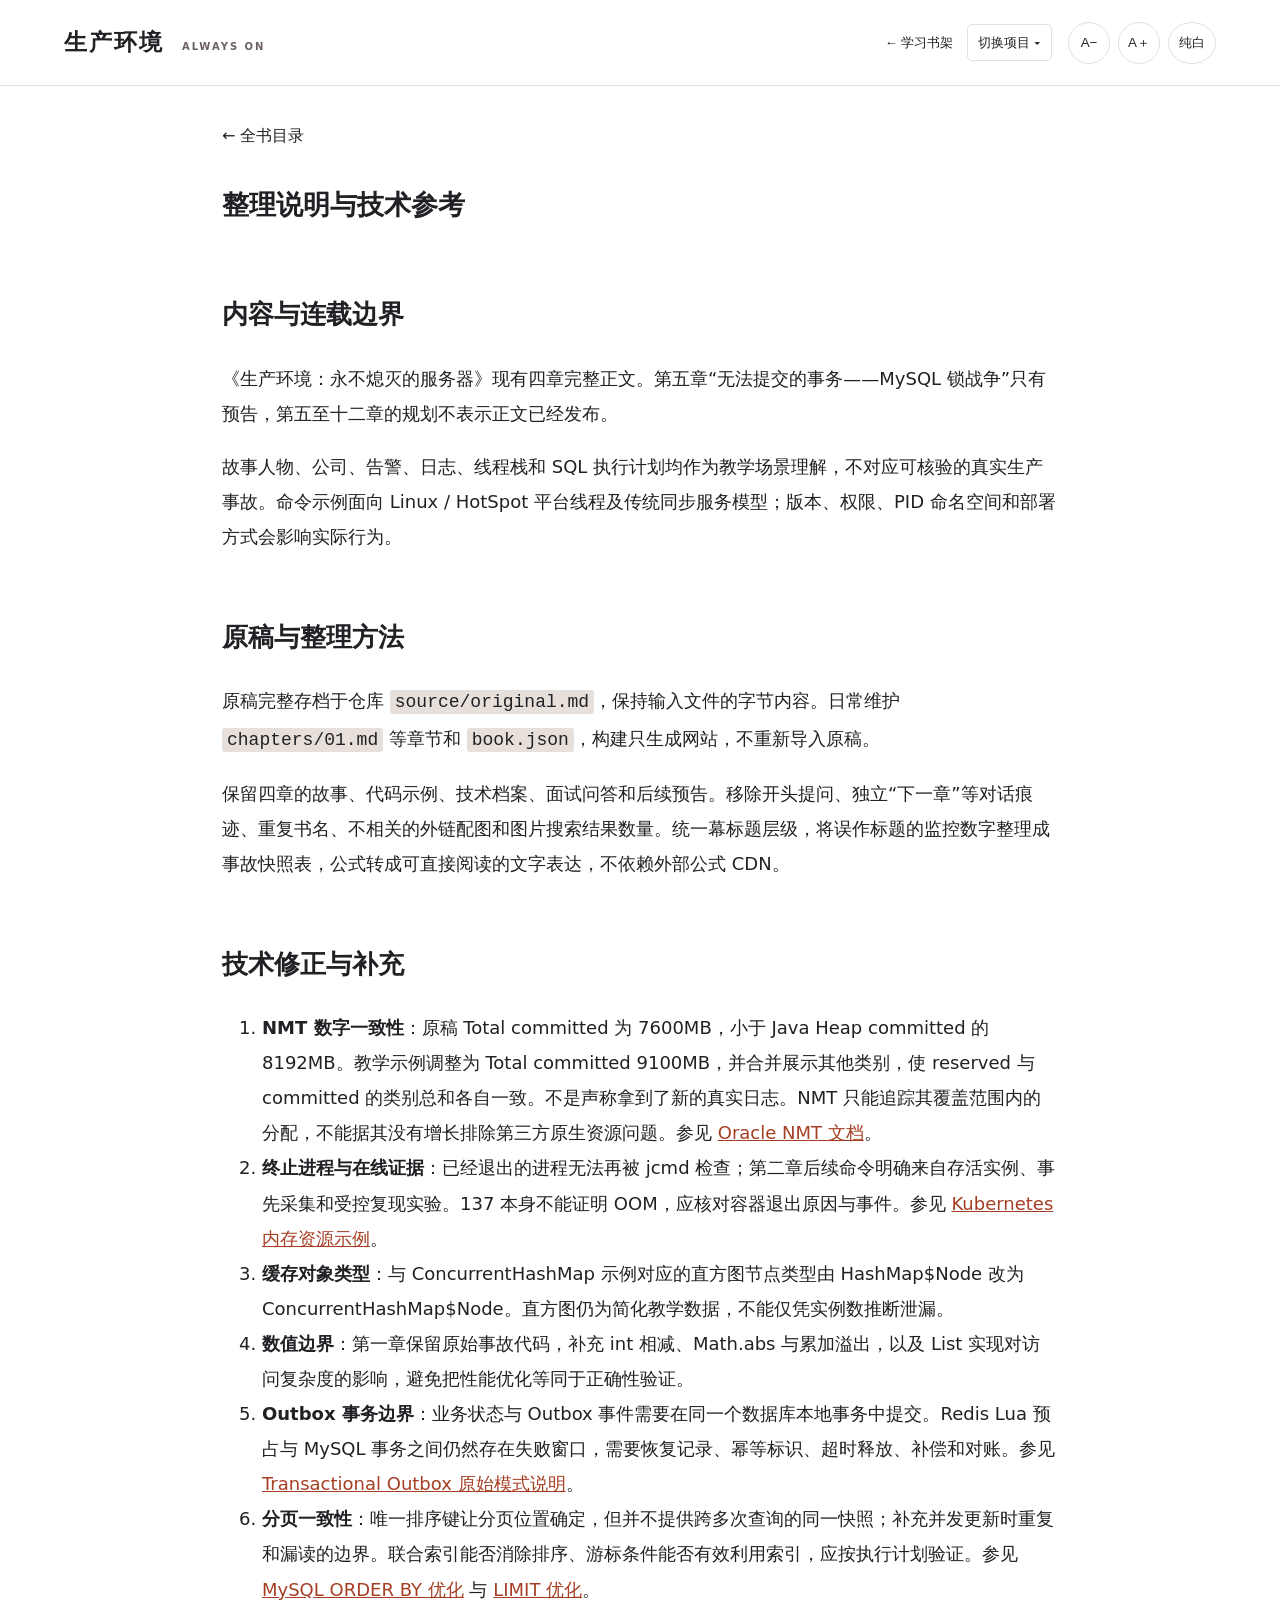
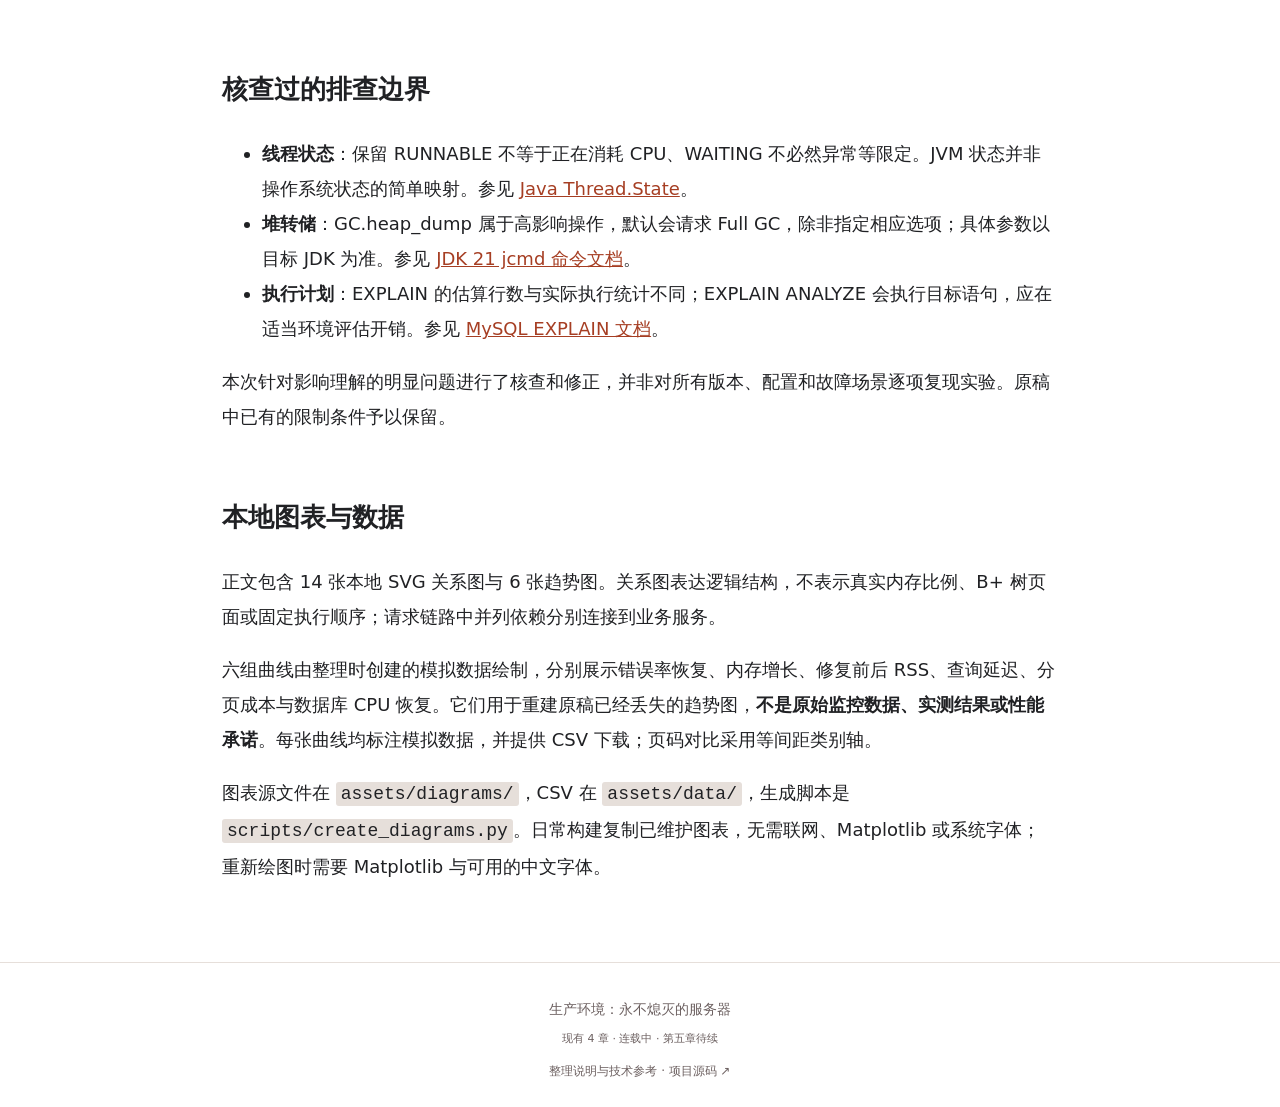
<file: docs/editorial.html>
<!doctype html>
<html lang="zh-CN"><head><meta charset="utf-8"><meta name="viewport" content="width=device-width, initial-scale=1"><meta name="color-scheme" content="light dark"><meta name="description" content="生产环境：永不熄灭的服务器。跟随林川与陈默，在故事中学习 Java 线上事故排查。现有 4 章，连载中，第五章待续。"><title>整理说明与技术参考 · 生产环境</title><script>try{document.documentElement.dataset.theme=localStorage.getItem('reader-theme')||'white';document.documentElement.style.setProperty('--reading-size',Math.max(16,Math.min(26,Number(localStorage.getItem('reader-size'))||18))+'px')}catch(e){}</script><link rel="stylesheet" href="style.css"><link rel="stylesheet" href="shelf-nav.css"><link rel="stylesheet" href="reader.css"><script src="app.js" defer></script></head>
<body class=""><a class="skip" href="#main">跳到正文</a><header><a class="brand" href="index.html">生产环境<span>ALWAYS ON</span></a><nav class="shelf-nav" aria-label="学习项目导航"><a class="shelf-home" href="/">← 学习书架</a><details class="shelf-switch"><summary>切换项目 ▾</summary><div class="shelf-menu"><a href="/pytorch-apprentice/">PyTorch：炼金术士的学徒</a><a href="/ai-era-reader/">AI 纪元</a><a href="/data-empire-reader/">数据帝国</a><a href="/rag-empire-reader/">RAG 帝国</a><a href="/system-design-reader/">系统设计</a><a href="/online-troubleshooting-reader/" aria-current="page">生产环境</a><a href="/coding-agent-reader/">Agent 帝国</a><a href="/interview-proof-reader/">面试官的审判</a><a href="/langchain-empire-reader/">LangChain 帝国</a></div></details></nav><div class="controls"><button id="smaller" aria-label="缩小字号" type="button">A−</button><button id="larger" aria-label="增大字号" type="button">A＋</button><button id="theme" aria-label="切换阅读背景" type="button">纯白</button></div></header>
<main class="home standalone" id="main"><a href="index.html">← 全书目录</a><article><h1 id="_1">整理说明与技术参考</h1>
<h2 id="_2">内容与连载边界</h2>
<p>《生产环境：永不熄灭的服务器》现有四章完整正文。第五章“无法提交的事务——MySQL 锁战争”只有预告，第五至十二章的规划不表示正文已经发布。</p>
<p>故事人物、公司、告警、日志、线程栈和 SQL 执行计划均作为教学场景理解，不对应可核验的真实生产事故。命令示例面向 Linux / HotSpot 平台线程及传统同步服务模型；版本、权限、PID 命名空间和部署方式会影响实际行为。</p>
<h2 id="_3">原稿与整理方法</h2>
<p>原稿完整存档于仓库 <code>source/original.md</code>，保持输入文件的字节内容。日常维护 <code>chapters/01.md</code> 等章节和 <code>book.json</code>，构建只生成网站，不重新导入原稿。</p>
<p>保留四章的故事、代码示例、技术档案、面试问答和后续预告。移除开头提问、独立“下一章”等对话痕迹、重复书名、不相关的外链配图和图片搜索结果数量。统一幕标题层级，将误作标题的监控数字整理成事故快照表，公式转成可直接阅读的文字表达，不依赖外部公式 CDN。</p>
<h2 id="_4">技术修正与补充</h2>
<ol>
<li><strong>NMT 数字一致性</strong>：原稿 Total committed 为 7600MB，小于 Java Heap committed 的 8192MB。教学示例调整为 Total committed 9100MB，并合并展示其他类别，使 reserved 与 committed 的类别总和各自一致。不是声称拿到了新的真实日志。NMT 只能追踪其覆盖范围内的分配，不能据其没有增长排除第三方原生资源问题。参见 <a href="https://docs.oracle.com/en/java/javase/21/vm/native-memory-tracking.html">Oracle NMT 文档</a>。</li>
<li><strong>终止进程与在线证据</strong>：已经退出的进程无法再被 jcmd 检查；第二章后续命令明确来自存活实例、事先采集和受控复现实验。137 本身不能证明 OOM，应核对容器退出原因与事件。参见 <a href="https://kubernetes.io/docs/tasks/configure-pod-container/assign-memory-resource/">Kubernetes 内存资源示例</a>。</li>
<li><strong>缓存对象类型</strong>：与 ConcurrentHashMap 示例对应的直方图节点类型由 HashMap$Node 改为 ConcurrentHashMap$Node。直方图仍为简化教学数据，不能仅凭实例数推断泄漏。</li>
<li><strong>数值边界</strong>：第一章保留原始事故代码，补充 int 相减、Math.abs 与累加溢出，以及 List 实现对访问复杂度的影响，避免把性能优化等同于正确性验证。</li>
<li><strong>Outbox 事务边界</strong>：业务状态与 Outbox 事件需要在同一个数据库本地事务中提交。Redis Lua 预占与 MySQL 事务之间仍然存在失败窗口，需要恢复记录、幂等标识、超时释放、补偿和对账。参见 <a href="https://microservices.io/patterns/data/transactional-outbox.html">Transactional Outbox 原始模式说明</a>。</li>
<li><strong>分页一致性</strong>：唯一排序键让分页位置确定，但并不提供跨多次查询的同一快照；补充并发更新时重复和漏读的边界。联合索引能否消除排序、游标条件能否有效利用索引，应按执行计划验证。参见 <a href="https://dev.mysql.com/doc/refman/8.4/en/order-by-optimization.html">MySQL ORDER BY 优化</a> 与 <a href="https://dev.mysql.com/doc/refman/8.4/en/limit-optimization.html">LIMIT 优化</a>。</li>
</ol>
<h2 id="_5">核查过的排查边界</h2>
<ul>
<li><strong>线程状态</strong>：保留 RUNNABLE 不等于正在消耗 CPU、WAITING 不必然异常等限定。JVM 状态并非操作系统状态的简单映射。参见 <a href="https://docs.oracle.com/en/java/javase/21/docs/api/java.base/java/lang/Thread.State.html">Java Thread.State</a>。</li>
<li><strong>堆转储</strong>：GC.heap_dump 属于高影响操作，默认会请求 Full GC，除非指定相应选项；具体参数以目标 JDK 为准。参见 <a href="https://docs.oracle.com/en/java/javase/21/docs/specs/man/jcmd.html">JDK 21 jcmd 命令文档</a>。</li>
<li><strong>执行计划</strong>：EXPLAIN 的估算行数与实际执行统计不同；EXPLAIN ANALYZE 会执行目标语句，应在适当环境评估开销。参见 <a href="https://dev.mysql.com/doc/refman/8.4/en/explain.html">MySQL EXPLAIN 文档</a>。</li>
</ul>
<p>本次针对影响理解的明显问题进行了核查和修正，并非对所有版本、配置和故障场景逐项复现实验。原稿中已有的限制条件予以保留。</p>
<h2 id="_6">本地图表与数据</h2>
<p>正文包含 14 张本地 SVG 关系图与 6 张趋势图。关系图表达逻辑结构，不表示真实内存比例、B+ 树页面或固定执行顺序；请求链路中并列依赖分别连接到业务服务。</p>
<p>六组曲线由整理时创建的模拟数据绘制，分别展示错误率恢复、内存增长、修复前后 RSS、查询延迟、分页成本与数据库 CPU 恢复。它们用于重建原稿已经丢失的趋势图，<strong>不是原始监控数据、实测结果或性能承诺</strong>。每张曲线均标注模拟数据，并提供 CSV 下载；页码对比采用等间距类别轴。</p>
<p>图表源文件在 <code>assets/diagrams/</code>，CSV 在 <code>assets/data/</code>，生成脚本是 <code>scripts/create_diagrams.py</code>。日常构建复制已维护图表，无需联网、Matplotlib 或系统字体；重新绘图时需要 Matplotlib 与可用的中文字体。</p></article></main><footer>生产环境：永不熄灭的服务器<br><small>现有 4 章 · 连载中 · 第五章待续</small><p><a href="editorial.html">整理说明与技术参考</a> · <a href="https://github.com/wupzl/online-troubleshooting-reader">项目源码 ↗</a></p></footer></body></html>
</file>
<file: docs/style.css>
:root{--bg:#f7f5ef;--paper:#fffdf8;--text:#242c28;--muted:#68736c;--line:#dcded4;--accent:#316a50;--reading-size:18px;color-scheme:light}*{box-sizing:border-box}html{scroll-behavior:smooth;scroll-padding-top:100px}body{margin:0;background:var(--bg);color:var(--text);font-family:system-ui,-apple-system,"Segoe UI","Microsoft YaHei",sans-serif}a{color:inherit;text-decoration:none}button,a,summary{-webkit-tap-highlight-color:transparent}a:focus-visible,button:focus-visible,summary:focus-visible{outline:3px solid var(--accent);outline-offset:4px}header{height:86px;padding:0 5%;display:flex;align-items:center;justify-content:space-between;border-bottom:1px solid var(--line);background:var(--bg);position:sticky;top:0;z-index:5}.brand{font-size:23px;font-weight:750;letter-spacing:2px}.brand span{display:inline-block;font-size:10px;letter-spacing:2px;margin-left:18px;color:var(--muted)}.controls{display:flex;gap:8px}button{border:1px solid var(--line);background:var(--paper);color:var(--text);border-radius:50%;width:42px;height:42px;cursor:pointer}.home{max-width:1180px;margin:auto;padding:0 32px}.hero{position:relative;padding:84px 0 80px;border-bottom:1px solid var(--line)}.eyebrow{font-size:12px;letter-spacing:2px;color:var(--accent);font-weight:650}.hero h1{font-family:Georgia,"Songti SC",SimSun,serif;font-size:clamp(38px,5vw,64px);line-height:1.35;letter-spacing:1px;margin:24px 0}.hero h1>span{color:var(--accent)}.intro{max-width:570px;line-height:1.95;color:var(--muted);font-size:17px}.start{display:inline-flex;gap:52px;background:var(--accent);color:#fff;padding:17px 24px;border-radius:4px;margin-top:22px}.book-mark{position:absolute;right:25px;top:100px;width:245px;height:310px;padding:35px;background:#244f3d;color:#ede9d7;box-shadow:12px 15px 0 #d9dfd2;font-size:75px;font-family:Georgia,serif;transform:rotate(5deg);border-left:8px solid #173e2e}.book-mark span{display:block;font-size:34px;letter-spacing:14px;margin-top:8px}.book-mark small{display:block;font-size:11px;letter-spacing:3px;margin-top:50px}.catalog{padding:42px 0 70px}.section-title{display:flex;align-items:baseline;justify-content:space-between;gap:16px;margin-bottom:20px}.section-title h2{font-size:24px}.section-title>span{color:var(--muted);font-size:13px}.cards{display:grid;grid-template-columns:1fr 1fr;gap:14px}.card{display:flex;gap:20px;border:1px solid var(--line);padding:25px 22px;background:var(--paper);border-radius:6px;align-items:baseline;transition:transform .15s,border-color .15s}.card:hover{transform:translateY(-3px);border-color:var(--accent)}.number{font-family:Georgia,serif;color:var(--accent);font-size:23px}.card h3{font-size:18px;margin:0 0 10px}.card p{font-size:13px;color:var(--muted);margin:0;line-height:1.7}.arrow{margin-left:auto;color:var(--accent)}footer{text-align:center;border-top:1px solid var(--line);padding:32px 20px;color:var(--muted);font-size:14px;line-height:2}footer small{font-size:11px}.reader-layout{max-width:1260px;margin:auto;display:grid;grid-template-columns:250px minmax(0,760px);gap:60px;padding:45px 30px}aside{position:sticky;top:116px;height:calc(100dvh - 150px);overflow:auto;font-size:13px;line-height:1.7;padding-right:14px}aside>a{color:var(--accent)}.toc ul{list-style:none;padding-left:14px}.toc>ul{padding-left:0}.toc li{margin:10px 0}.toc a:hover{color:var(--accent);text-decoration:underline}.chapter-heading{border-bottom:1px solid var(--line);padding:10px 0 30px;margin-bottom:35px}.chapter-heading h1{font-family:Georgia,"Songti SC",SimSun,serif;font-size:clamp(30px,4vw,43px);line-height:1.5;margin:16px 0}.chapter-heading>p:last-child{color:var(--muted);line-height:1.8}article{font-size:var(--reading-size);line-height:1.95;overflow-wrap:anywhere}article p{margin:1em 0}article h2{font-size:1.45em;line-height:1.55;margin:2.4em 0 1em}article h3{font-size:1.12em;margin-top:2em}article a{color:var(--accent);text-decoration:underline}article img{max-width:100%;height:auto;border-radius:4px}pre{padding:22px;background:#202d26;color:#edf2e9;overflow:auto;border-radius:6px;line-height:1.65;font-size:14px;overflow-wrap:normal}code{font-family:Consolas,monospace}p code,li code{background:var(--line);padding:2px 5px;border-radius:3px}blockquote{border-left:3px solid var(--accent);padding:1px 22px;margin:28px 0;color:var(--muted)}table{display:block;overflow-x:auto;border-collapse:collapse;font-size:.85em;max-width:100%;margin:30px 0}th,td{padding:12px;border:1px solid var(--line);min-width:100px;text-align:left}th{background:var(--paper)}.chapter-nav{display:flex;justify-content:space-between;gap:20px;padding:32px 0;border-top:1px solid var(--line);margin-top:60px;color:var(--accent)}.mobile-toc{display:none}.image-note{font-size:13px;color:var(--muted);border:1px dashed var(--line);padding:18px}[data-theme=dark]{--bg:#19221e;--paper:#202d26;--text:#e0e5dd;--muted:#a4b4a8;--line:#3a4b40;--accent:#99c9a9;color-scheme:dark}[data-theme=dark] .start{color:#19221e}@media(max-width:950px){.book-mark{display:none}.reader-layout{grid-template-columns:210px minmax(0,1fr);gap:30px}.hero{padding:55px 0}}@media(max-width:700px){header{height:70px;padding:0 18px}.brand span{display:none}.home{padding:0 20px}.hero{padding:40px 0}.hero h1{font-size:38px}.intro{font-size:15px}.cards{grid-template-columns:1fr}.section-title{display:block}.section-title h2{margin-bottom:10px}.card{padding:22px 18px;gap:16px}.reader-layout{display:block;padding:22px 20px}aside{display:none}.mobile-toc{display:block;border:1px solid var(--line);border-radius:5px;padding:15px;margin-bottom:30px;font-size:14px;line-height:1.7}.mobile-toc summary{cursor:pointer;color:var(--accent)}.chapter-heading{padding-top:0;margin-bottom:22px}.chapter-heading h1{font-size:30px}article{line-height:1.95}pre{margin-left:-8px;margin-right:-8px;padding:18px 14px}button{width:40px;height:40px}.chapter-nav a{padding:8px 0}}

:root[data-theme=white]{--bg:#fff;--paper:#fff;--ink:#202124;--text:#202124;--muted:#62676d;--line:#e3e6ea;--accent:#176a86;--soft:#f5f7f9;--code:#f6f8fa;color-scheme:light}:root[data-theme=white] body,:root[data-theme=white] header,:root[data-theme=white] aside,:root[data-theme=white] .sidebar{background:#fff;color:#202124}#theme{min-width:48px;width:auto!important}
</file>
<file: docs/shelf-nav.css>
/* Shared learning bookshelf navigation */
.shelf-nav{position:relative;display:flex;align-items:center;gap:14px;font:13px/1.5 "Segoe UI","Microsoft YaHei",sans-serif;white-space:nowrap;margin-left:auto}
.shelf-nav>a{color:inherit;text-decoration:none}.shelf-switch{position:relative}.shelf-switch>summary{cursor:pointer;list-style:none;padding:8px 10px;border:1px solid var(--line);border-radius:5px}.shelf-switch>summary::-webkit-details-marker{display:none}
.shelf-menu{position:absolute;right:0;top:calc(100% + 8px);width:240px;padding:8px;background:var(--paper);color:inherit;border:1px solid var(--line);border-radius:6px;box-shadow:0 10px 30px #0002;z-index:100}.shelf-menu a{display:block;padding:12px;white-space:normal;text-decoration:none;color:inherit;border-radius:3px}.shelf-menu a:hover{background:var(--bg)}.shelf-menu [aria-current]{font-weight:700}.shelf-nav a:focus-visible,.shelf-nav summary:focus-visible{outline:2px solid var(--accent);outline-offset:3px}
body>header:has(.shelf-nav){gap:16px;position:relative;z-index:20}
@media(max-width:900px){body>header:has(.shelf-nav){height:auto;min-height:80px;flex-wrap:wrap;padding-top:14px;padding-bottom:14px}.shelf-nav{order:3;width:100%;justify-content:space-between;border-top:1px solid var(--line);padding-top:10px;margin:0}.shelf-switch>summary{padding:5px 10px}.shelf-nav .shelf-home{font-size:12px}.shelf-menu{width:min(260px,calc(100vw - 40px))}}
</file>
<file: docs/reader.css>
.skip{position:absolute;top:-80px;left:16px;z-index:100;background:var(--paper);padding:12px}.skip:focus{top:12px}.serial{color:var(--muted);font-size:13px;margin-top:22px}.hero .intro{max-width:590px}.book-mark{font-size:68px}.book-mark span{font-size:26px;letter-spacing:7px;white-space:nowrap}.book-mark small{letter-spacing:2px}.architecture{margin:32px 0;border:1px solid var(--line);border-radius:9px;background:var(--paper);overflow:hidden;max-width:100%}.diagram-frame{overflow-x:auto;overscroll-behavior-x:contain}.diagram-frame img{display:block;width:100%;min-width:620px;height:auto;border-radius:0}.architecture figcaption{display:flex;justify-content:space-between;gap:12px;padding:12px 16px;border-top:1px solid var(--line);font-size:12px;line-height:1.7;color:var(--muted);flex-wrap:wrap}.architecture figcaption a{white-space:nowrap}.original-diagram{margin:18px 0;font-size:14px}.original-diagram summary{cursor:pointer;color:var(--accent)}.coming{display:flex;gap:25px;padding:28px;margin-top:28px;border:1px dashed var(--line);border-radius:6px}.coming .eyebrow{margin-top:0}.coming h3{line-height:1.65}.coming p{font-size:14px;line-height:1.8;color:var(--muted)}.coming a{font-size:14px;color:var(--accent)}.standalone{padding-top:40px;padding-bottom:60px;max-width:900px}.standalone>article{margin-top:32px}.chapter-nav{align-items:flex-start}.chapter-nav a{line-height:1.7}footer p{margin:8px 0 0;font-size:12px}footer a:hover{text-decoration:underline}button:disabled{opacity:.45;cursor:default}.reader-layout>main{min-width:0}article h2,article h3{scroll-margin-top:24px}article blockquote{font-size:.94em}article pre{max-width:100%}
@media(min-width:951px){.hero .intro{max-width:calc(100% - 330px)}}
@media(max-width:700px){.coming{padding:22px 16px;gap:16px}.brand{font-size:21px}.controls{gap:6px}.diagram-frame img{min-width:600px}.architecture figcaption{padding:10px 12px}.chapter-nav{gap:16px}.chapter-nav a{font-size:14px;max-width:50%}}
@media(prefers-reduced-motion:reduce){html{scroll-behavior:auto}.card{transition:none}.card:hover{transform:none}}

/* Production incidents: orange-red accents across all reading backgrounds. */
:root{--accent:#a63e23;--text:#302b28;--muted:#74665c;--line:#e3d8cd;--bg:#faf5ed;--paper:#fffcf7}
:root[data-theme=white]{--accent:#a63e23;--text:#292525;--muted:#6c6060;--line:#e6dfda}
:root[data-theme=dark]{--accent:#f3a07d;--text:#f2e5dd;--muted:#c5afa3;--line:#584237;--bg:#241e1b;--paper:#302620;color-scheme:dark}
pre{background:#2d2421;color:#f6e8df}
.book-mark{top:90px;width:245px;height:340px;background:#a53d24;border-left:9px solid #792d1d;box-shadow:12px 15px 0 #ecd6c6;transform:rotate(4deg);padding:25px;color:#fff2df;font-family:Georgia,"Songti SC",SimSun,serif}
.book-mark small{margin:0;font:10px/1.5 system-ui;letter-spacing:2px}
.book-mark b{display:block;font-size:63px;line-height:1.15;margin-top:21px;letter-spacing:8px}
.book-mark span{font-size:17px;letter-spacing:2px;margin-top:20px}
.book-mark em{display:block;font:11px/1.5 system-ui;letter-spacing:1px;margin-top:25px}
.figure-links{display:flex;gap:18px;flex-wrap:wrap}
.architecture figcaption .figure-links a{white-space:nowrap}
</file>
